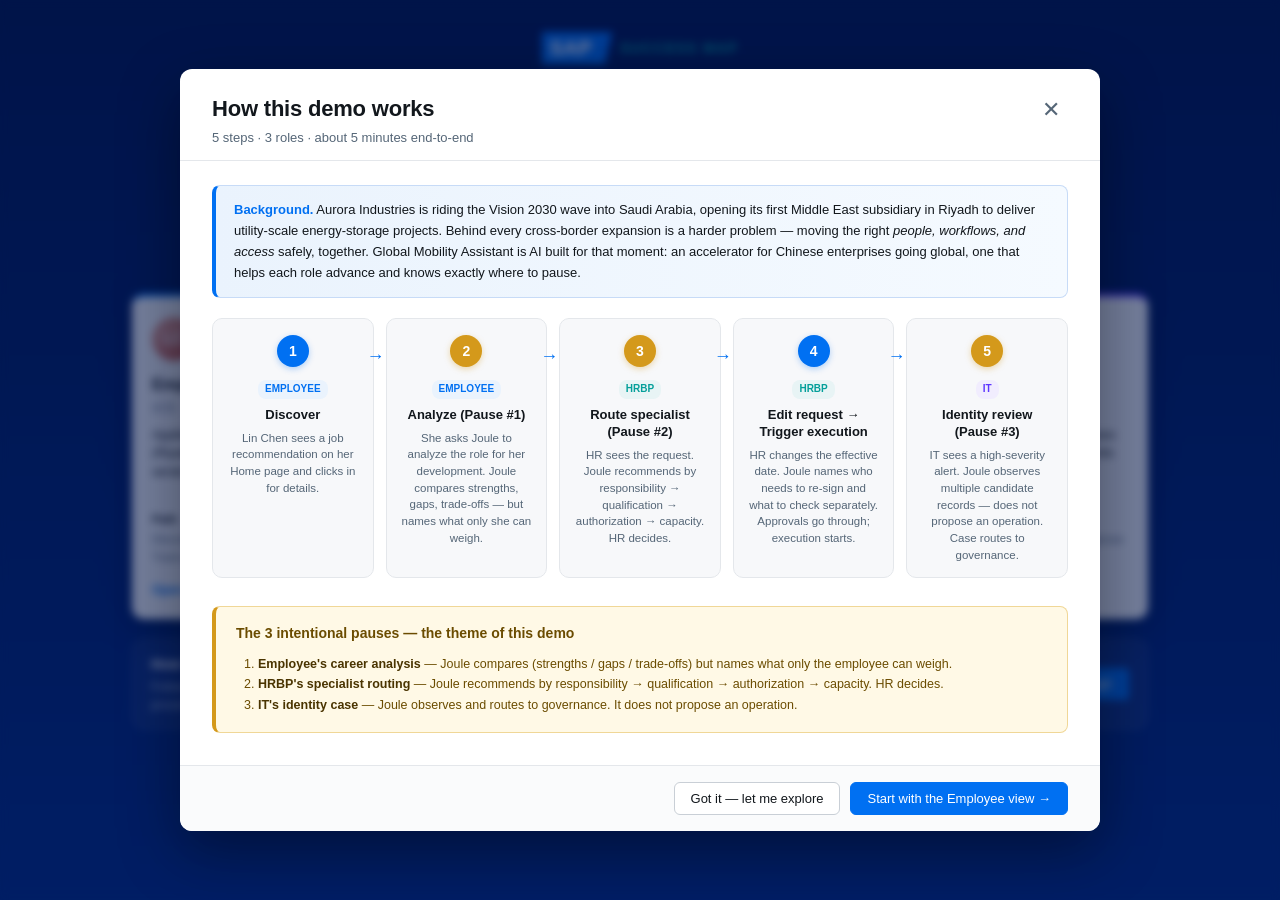
<file: prototype/index.html>
<!DOCTYPE html>
<html lang="en">
<head>
  <meta charset="UTF-8" />
  <meta name="viewport" content="width=device-width, initial-scale=1, viewport-fit=cover" />
  <title>Global Mobility Assistant · Role Selector</title>
  <link rel="stylesheet" href="shared/tokens.css" />
  <link rel="stylesheet" href="shared/shell.css" />
  <link rel="stylesheet" href="shared/guide.css" />
  <style>
    html, body { background: #00144A; }
    body { background: linear-gradient(180deg, #00144A 0%, #002A86 100%); background-attachment: fixed; min-height: 100vh; color: #fff; }
    .landing { max-width: 1080px; margin: 0 auto; padding: 32px 32px 40px; }
    .landing-header { text-align: center; margin-bottom: 24px; }
    .landing-header .logo { display: inline-flex; align-items: center; gap: 8px; margin-bottom: 12px; }
    .landing-header h1 { font-size: 28px; font-weight: 700; margin: 0 0 6px; letter-spacing: -0.4px; }
    .landing-header .subtitle { color: #B4C6DF; font-size: 13.5px; max-width: 720px; margin: 0 auto; line-height: 1.55; }
    .role-grid { display: grid; grid-template-columns: repeat(3, 1fr); gap: 16px; margin-bottom: 20px; }
    .role-card {
      background: #fff; color: var(--text-primary);
      border-radius: 12px; padding: 20px 20px; text-decoration: none;
      box-shadow: 0 10px 32px rgba(0,0,0,0.25);
      transition: transform 0.15s, box-shadow 0.15s;
      display: flex; flex-direction: column;
      border-top: 4px solid var(--sap-blue);
    }
    .role-card:hover { transform: translateY(-4px); box-shadow: 0 14px 42px rgba(0,0,0,0.3); text-decoration: none; }
    .role-card.employee { border-top-color: var(--role-employee); }
    .role-card.hrbp { border-top-color: var(--role-hrbp); }
    .role-card.it { border-top-color: var(--role-it); }
    .role-card .role-avatar {
      width: 44px; height: 44px; border-radius: 50%;
      display: flex; align-items: center; justify-content: center;
      color: #fff; font-weight: 700; font-size: 16px; margin-bottom: 12px;
    }
    .role-card.employee .role-avatar { background: linear-gradient(135deg, #F1B6A7, #C74A3A); }
    .role-card.hrbp .role-avatar     { background: linear-gradient(135deg, #A4E0C0, #049F9A); }
    .role-card.it .role-avatar       { background: linear-gradient(135deg, #B894FF, #5D36FF); }
    .role-card h2 { margin: 0 0 4px; font-size: 16px; }
    .role-card .role-person { color: var(--text-muted); font-size: 12px; margin-bottom: 8px; }
    .role-card .role-desc { color: var(--text-primary); font-size: 12.5px; line-height: 1.5; margin-bottom: 10px; flex: 1; }
    .role-card .steps { font-size: 11.5px; color: var(--text-secondary); line-height: 1.55; margin-bottom: 8px; }
    .role-card .steps b { display: block; color: var(--text-primary); margin-bottom: 3px; }
    .role-card .role-open { margin-top: 6px; color: var(--sap-blue); font-weight: 600; font-size: 12.5px; }
    .landing-footer { text-align: center; margin-top: 20px; color: #7A94BE; font-size: 11px; }

    .landing-how-to {
      background: rgba(255,255,255,0.06);
      border: 1px solid rgba(255,255,255,0.14);
      border-radius: 12px;
      padding: 14px 18px;
      margin-top: 12px;
      color: #E3ECFA;
    }
    .landing-how-to .how-to-header {
      display: flex;
      justify-content: space-between;
      align-items: center;
      gap: 20px;
    }
    .landing-how-to h3 {
      margin: 0 0 4px;
      font-size: 14px;
      color: #fff;
    }
    .landing-how-to p {
      margin: 0;
      font-size: 12px;
      line-height: 1.5;
      color: #B4C6DF;
      max-width: 720px;
    }
    .landing-how-to .btn.primary {
      flex-shrink: 0;
      padding: 8px 16px;
      font-size: 12.5px;
      white-space: nowrap;
    }
    @media (max-width: 768px) {
      .landing-how-to .how-to-header { flex-direction: column; align-items: flex-start; }
    }

    /* ============ Mobile adaptation · < 768px ============ */
    @media (max-width: 768px) {
      .landing { padding: 24px 16px 40px; }
      .landing-header { margin-bottom: 20px; }
      .landing-header h1 { font-size: 22px; }
      .landing-header .subtitle { font-size: 12.5px; padding: 0 8px; }
      .role-grid { grid-template-columns: 1fr; gap: 12px; margin-bottom: 16px; }
      .role-card { padding: 16px 16px; }
      .role-card h2 { font-size: 15px; }
      .role-card .role-avatar { width: 40px; height: 40px; font-size: 14px; margin-bottom: 10px; }
      .role-card .steps { font-size: 11px; }
      .landing-footer { font-size: 10.5px; margin-top: 16px; }
    }
  </style>
</head>
<body>
  <div class="landing">
    <div class="landing-header">
      <div class="logo">
        <span class="brand-logo" style="background:#0070F2;color:#fff;font-weight:800;padding:6px 10px 6px 8px;font-size:20px;clip-path:polygon(0 0,100% 0,90% 100%,0 100%);padding-right:20px;">SAP</span>
        <span style="color:#049F9A; font-size:14px; letter-spacing:1.4px; font-weight:600;">SUCCESS MAP</span>
      </div>
      <h1>Global Mobility Assistant</h1>
      <div class="subtitle">
        Aurora is a Chinese renewable energy company. As the Middle East's clean energy market continues to grow, the company has decided to establish its first regional subsidiary in Riyadh to expand its local presence and support project delivery.
        <br><br>
        A successful market entry takes more than business opportunity. Employee mobility, process coordination, and access provisioning must move forward together. A delay in any one area can affect team readiness and project progress. Global Mobility Assistant helps coordinate these activities while keeping human review at key decision points.
      </div>
    </div>

    <div class="role-grid">
      <a class="role-card employee" href="home.html" target="_blank">
        <div class="role-avatar">LC</div>
        <h2>Employee · 6 steps</h2>
        <div class="role-person">林晨 · Senior Solution Consultant</div>
        <div class="role-desc">
          Applies for a role at Aurora Middle East LLC (Riyadh). Tracks her move, sees personal impact, sends signals to HR.
        </div>
        <div class="steps">
          <b>Path</b>
          Discover → Evaluate → Interview prep → Apply → Track progress → My move
        </div>
        <div class="role-open">Open employee view →</div>
      </a>

      <a class="role-card hrbp" href="hrbp.html" target="_blank">
        <div class="role-avatar">MK</div>
        <h2>HRBP · 6 steps</h2>
        <div class="role-person">Mira Klein · HR Business Partner, Middle East</div>
        <div class="role-desc">
          Manages the move request queue. Routes specialists (with availability awareness), coordinates approvals, keeps sign-offs in sync when key fields change.
        </div>
        <div class="steps">
          <b>Path</b>
          Move requests → Request detail → Impact review → Edit &amp; version → Approvals → Handoff
        </div>
        <div class="role-open">Open HRBP view →</div>
      </a>

      <a class="role-card it" href="it.html" target="_blank">
        <div class="role-avatar">TR</div>
        <h2>IT Admin · 5 steps</h2>
        <div class="role-person">Tom Reeves · Identity & Access</div>
        <div class="role-desc">
          Runs dependency-aware provisioning. Diagnoses IAS conflicts, applies manual resolutions, submits receipts.
        </div>
        <div class="steps">
          <b>Path</b>
          Alert Console → Alert detail → Task queue → Diagnose &amp; resolve → Submit receipt
        </div>
        <div class="role-open">Open IT Admin view →</div>
      </a>
    </div>

    <div class="landing-how-to">
      <div class="how-to-header">
        <div>
          <h3>How this demo works</h3>
          <p>Follow Joule Global Mobility Assistant through an employee relocation from Shanghai to Riyadh. See how the Agent coordinates the process, flags risks, and moves tasks forward, while leaving key decisions and approvals to the right people.</p>
        </div>
        <button class="btn primary" id="learnMoreBtn">See the full walkthrough</button>
      </div>
    </div>

    <div class="landing-footer">
      非 SAP 官方产品 · 学习原型 · 虚构数据与模拟执行<br>
      Not an SAP official product · Learning prototype · Fictional data & simulated execution
    </div>
  </div>

  <script src="shared/guide.js"></script>
  <script>
    // Mount the guide overlay; auto-shows on first visit (once per session)
    const guide = window.GUIDE.mountGuideOverlay();
    document.getElementById("learnMoreBtn").addEventListener("click", () => guide.show());
  </script>
</body>
</html>
</file>
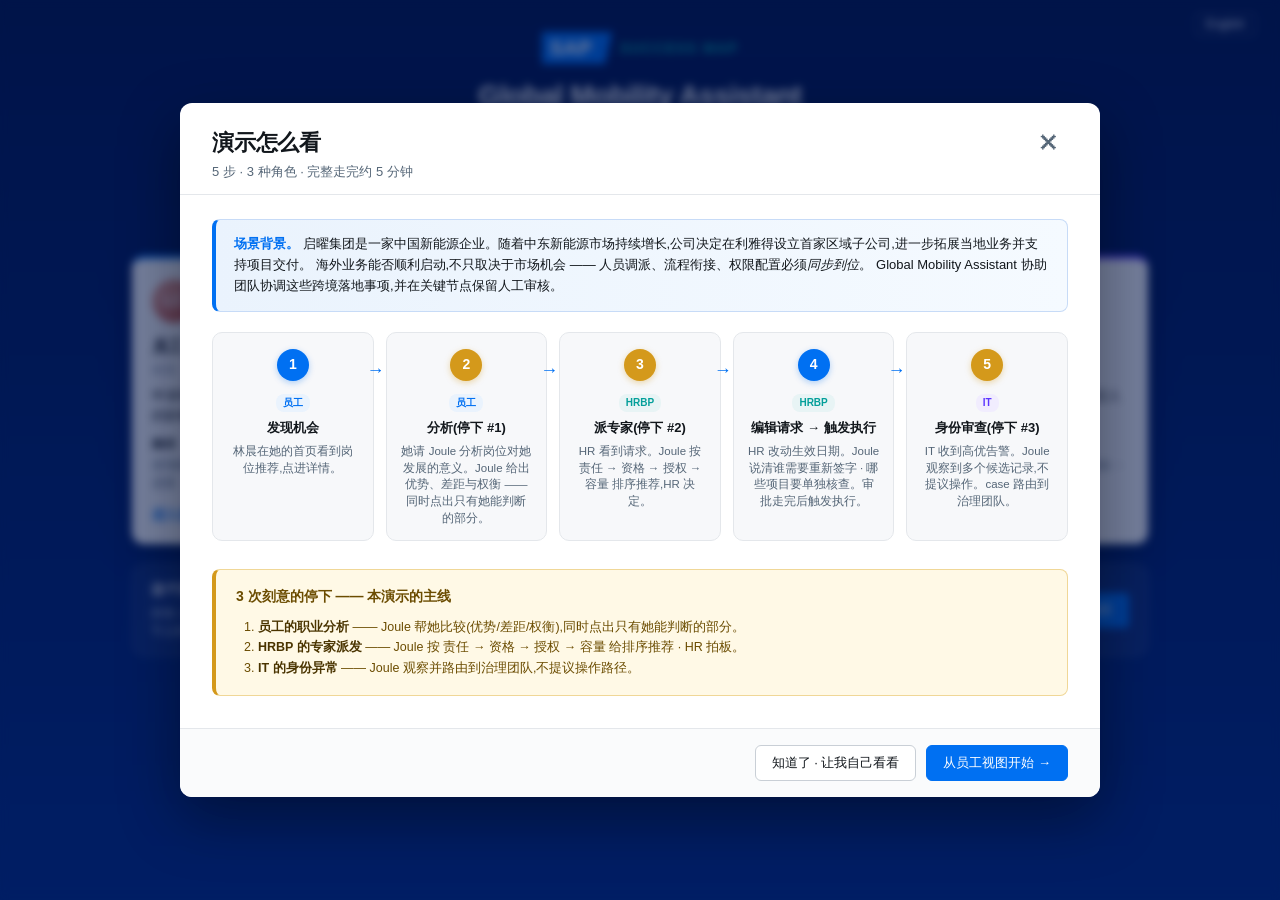
<file: prototype/zh/index.html>
<!DOCTYPE html>
<html lang="zh-CN">
<head>
  <meta charset="UTF-8" />
  <meta name="viewport" content="width=device-width, initial-scale=1, viewport-fit=cover" />
  <title>Global Mobility Assistant · 角色入口</title>
  <link rel="stylesheet" href="../shared/tokens.css" />
  <link rel="stylesheet" href="../shared/shell.css" />
  <link rel="stylesheet" href="../shared/guide.css" />
  <style>
    html, body { background: #00144A; }
    body { background: linear-gradient(180deg, #00144A 0%, #002A86 100%); background-attachment: fixed; min-height: 100vh; color: #fff; }
    .landing { max-width: 1080px; margin: 0 auto; padding: 32px 32px 40px; }
    .landing-header { text-align: center; margin-bottom: 24px; }
    .landing-header .logo { display: inline-flex; align-items: center; gap: 8px; margin-bottom: 12px; }
    .landing-header h1 { font-size: 28px; font-weight: 700; margin: 0 0 6px; letter-spacing: -0.4px; }
    .landing-header .subtitle { color: #B4C6DF; font-size: 13.5px; max-width: 720px; margin: 0 auto; line-height: 1.6; }
    .lang-switch { position: absolute; top: 16px; right: 24px; font-size: 12px; color: #B4C6DF; }
    .lang-switch a { color: #fff; text-decoration: none; padding: 4px 10px; border-radius: 4px; border: 1px solid rgba(255,255,255,0.25); }
    .lang-switch a:hover { background: rgba(255,255,255,0.1); }
    .role-grid { display: grid; grid-template-columns: repeat(3, 1fr); gap: 16px; margin-bottom: 20px; }
    .role-card {
      background: #fff; color: var(--text-primary);
      border-radius: 12px; padding: 20px 20px; text-decoration: none;
      box-shadow: 0 10px 32px rgba(0,0,0,0.25);
      transition: transform 0.15s, box-shadow 0.15s;
      display: flex; flex-direction: column;
      border-top: 4px solid var(--sap-blue);
    }
    .role-card:hover { transform: translateY(-4px); box-shadow: 0 14px 42px rgba(0,0,0,0.3); text-decoration: none; }
    .role-card.employee { border-top-color: var(--role-employee); }
    .role-card.hrbp { border-top-color: var(--role-hrbp); }
    .role-card.it { border-top-color: var(--role-it); }
    .role-card .role-avatar {
      width: 44px; height: 44px; border-radius: 50%;
      display: flex; align-items: center; justify-content: center;
      color: #fff; font-weight: 700; font-size: 16px; margin-bottom: 12px;
    }
    .role-card.employee .role-avatar { background: linear-gradient(135deg, #F1B6A7, #C74A3A); }
    .role-card.hrbp .role-avatar     { background: linear-gradient(135deg, #A4E0C0, #049F9A); }
    .role-card.it .role-avatar       { background: linear-gradient(135deg, #B894FF, #5D36FF); }
    .role-card h2 { margin: 0 0 4px; font-size: 16px; }
    .role-card .role-person { color: var(--text-muted); font-size: 12px; margin-bottom: 8px; }
    .role-card .role-desc { color: var(--text-primary); font-size: 12.5px; line-height: 1.55; margin-bottom: 10px; flex: 1; }
    .role-card .steps { font-size: 11.5px; color: var(--text-secondary); line-height: 1.55; margin-bottom: 8px; }
    .role-card .steps b { display: block; color: var(--text-primary); margin-bottom: 3px; }
    .role-card .role-open { margin-top: 6px; color: var(--sap-blue); font-weight: 600; font-size: 12.5px; }
    .landing-footer { text-align: center; margin-top: 20px; color: #7A94BE; font-size: 11px; line-height: 1.6; }

    .landing-how-to {
      background: rgba(255,255,255,0.06);
      border: 1px solid rgba(255,255,255,0.14);
      border-radius: 12px;
      padding: 14px 18px;
      margin-top: 12px;
      color: #E3ECFA;
    }
    .landing-how-to .how-to-header { display: flex; justify-content: space-between; align-items: center; gap: 20px; }
    .landing-how-to h3 { margin: 0 0 4px; font-size: 14px; color: #fff; }
    .landing-how-to p { margin: 0; font-size: 12px; line-height: 1.55; color: #B4C6DF; max-width: 720px; }
    .landing-how-to .btn.primary { flex-shrink: 0; padding: 8px 16px; font-size: 12.5px; white-space: nowrap; }

    @media (max-width: 768px) {
      .landing { padding: 24px 16px 40px; }
      .landing-header { margin-bottom: 20px; }
      .landing-header h1 { font-size: 22px; }
      .landing-header .subtitle { font-size: 12.5px; padding: 0 8px; }
      .role-grid { grid-template-columns: 1fr; gap: 12px; margin-bottom: 16px; }
      .role-card { padding: 16px 16px; }
      .role-card h2 { font-size: 15px; }
      .role-card .role-avatar { width: 40px; height: 40px; font-size: 14px; margin-bottom: 10px; }
      .role-card .steps { font-size: 11px; }
      .landing-footer { font-size: 10.5px; margin-top: 16px; }
      .landing-how-to .how-to-header { flex-direction: column; align-items: flex-start; }
    }
  </style>
</head>
<body>
  <div class="lang-switch">
    <a href="../index.html">English</a>
  </div>
  <div class="landing">
    <div class="landing-header">
      <div class="logo">
        <span class="brand-logo" style="background:#0070F2;color:#fff;font-weight:800;padding:6px 10px 6px 8px;font-size:20px;clip-path:polygon(0 0,100% 0,90% 100%,0 100%);padding-right:20px;">SAP</span>
        <span style="color:#049F9A; font-size:14px; letter-spacing:1.4px; font-weight:600;">SUCCESS MAP</span>
      </div>
      <h1>Global Mobility Assistant</h1>
      <div class="subtitle">
        启曜集团是一家中国新能源企业。随着中东新能源市场持续增长,公司决定在利雅得设立首家区域子公司,进一步拓展当地业务并支持项目交付。
        <br><br>
        海外业务能否顺利启动,不只取决于市场机会。人员调派、流程衔接和权限配置必须同步到位,任何一个环节滞后,都可能影响团队履职和项目推进。Global Mobility Assistant 协助团队协调这些跨境落地事项,并在关键节点保留人工审核。
      </div>
    </div>

    <div class="role-grid">
      <a class="role-card employee" href="home.html" target="_blank">
        <div class="role-avatar">LC</div>
        <h2>员工 · 6 个步骤</h2>
        <div class="role-person">林晨 · 资深方案顾问</div>
        <div class="role-desc">
          申请利雅得的岗位 · 追踪调动进度 · 看到个人视角的影响 · 也可以给 HR 发信号。
        </div>
        <div class="steps">
          <b>路径</b>
          发现机会 → 评估匹配 → 面试准备 → 提交申请 → 追踪进度 → 我的调动
        </div>
        <div class="role-open">进入员工视图 →</div>
      </a>

      <a class="role-card hrbp" href="hrbp.html" target="_blank">
        <div class="role-avatar">MK</div>
        <h2>HRBP · 6 个步骤</h2>
        <div class="role-person">Mira Klein · 中东区 HR 业务伙伴</div>
        <div class="role-desc">
          管理调动请求队列 · 派发专家审查(带容量感知)· 协调审批 · 关键字段变更时保持签字状态同步。
        </div>
        <div class="steps">
          <b>路径</b>
          调动收件箱 → 请求详情 → 影响审查 → 编辑请求 → 审批流 → 交接
        </div>
        <div class="role-open">进入 HRBP 视图 →</div>
      </a>

      <a class="role-card it" href="it.html" target="_blank">
        <div class="role-avatar">TR</div>
        <h2>IT 管理员 · 5 个步骤</h2>
        <div class="role-person">Tom Reeves · 身份与访问</div>
        <div class="role-desc">
          处理依赖驱动的供应队列 · 诊断身份异常 · 决定人工介入方式 · 把结果回执给 HR。
        </div>
        <div class="steps">
          <b>路径</b>
          告警控制台 → 告警详情 → 任务队列 → 审查与路由 → 记录路由
        </div>
        <div class="role-open">进入 IT 管理员视图 →</div>
      </a>
    </div>

    <div class="landing-how-to">
      <div class="how-to-header">
        <div>
          <h3>这个演示怎么看</h3>
          <p>跟随 Joule Global Mobility Assistant,完成一次从上海到利雅得的跨境员工调派。看 Agent 如何协调流程、提示风险、推动任务,并在关键节点将相关判断与审批交由人员完成。</p>
        </div>
        <button class="btn primary" id="learnMoreBtn">查看完整演示路径</button>
      </div>
    </div>

    <div class="landing-footer">
      非 SAP 官方产品 · 学习原型 · 虚构数据与模拟执行<br>
      Not an SAP official product · Learning prototype · Fictional data & simulated execution
    </div>
  </div>

  <script src="../shared/guide.js"></script>
  <script>
    // 中文版引导浮层内容 override(简化:直接覆盖 GUIDE_STEPS 与文案)
    // 这里我们直接使用英文版的 mountGuideOverlay · 5 步图仍显示英文标题(简短)· 但顶部 Background 由 zh 版本注入
    const guide = window.GUIDE.mountGuideOverlay();
    document.getElementById("learnMoreBtn").addEventListener("click", () => guide.show());

    // 覆盖 Guide 面板文案为中文
    setTimeout(() => {
      const overlay = document.getElementById("guideOverlay");
      if (!overlay) return;
      const h2 = overlay.querySelector(".guide-panel-header h2");
      const sub = overlay.querySelector(".guide-sub");
      const context = overlay.querySelector(".guide-context");
      const pausesTitle = overlay.querySelector(".guide-pauses h3");
      const pausesList = overlay.querySelector(".guide-pauses ol");
      const dismissBtn = overlay.querySelector("#guideDismiss");
      const startBtn = overlay.querySelector("#guideStartEmployee");

      if (h2) h2.textContent = "演示怎么看";
      if (sub) sub.textContent = "5 步 · 3 种角色 · 完整走完约 5 分钟";
      if (context) context.innerHTML = `
        <strong>场景背景。</strong> 启曜集团是一家中国新能源企业。随着中东新能源市场持续增长,公司决定在利雅得设立首家区域子公司,进一步拓展当地业务并支持项目交付。
        海外业务能否顺利启动,不只取决于市场机会 —— 人员调派、流程衔接、权限配置必须<em>同步到位</em>。
        Global Mobility Assistant 协助团队协调这些跨境落地事项,并在关键节点保留人工审核。
      `;
      if (pausesTitle) pausesTitle.textContent = "3 次刻意的停下 —— 本演示的主线";
      if (pausesList) pausesList.innerHTML = `
        <li><strong>员工的职业分析</strong> —— Joule 帮她比较(优势/差距/权衡),同时点出只有她能判断的部分。</li>
        <li><strong>HRBP 的专家派发</strong> —— Joule 按 责任 → 资格 → 授权 → 容量 给排序推荐 · HR 拍板。</li>
        <li><strong>IT 的身份异常</strong> —— Joule 观察并路由到治理团队,不提议操作路径。</li>
      `;
      // 覆盖 5 步图文案
      const steps = overlay.querySelectorAll(".guide-step");
      const zhSteps = [
        { role: "员工",  title: "发现机会",           body: "林晨在她的首页看到岗位推荐,点进详情。" },
        { role: "员工",  title: "分析(停下 #1)",    body: "她请 Joule 分析岗位对她发展的意义。Joule 给出优势、差距与权衡 —— 同时点出只有她能判断的部分。" },
        { role: "HRBP",  title: "派专家(停下 #2)",  body: "HR 看到请求。Joule 按 责任 → 资格 → 授权 → 容量 排序推荐,HR 决定。" },
        { role: "HRBP",  title: "编辑请求 → 触发执行", body: "HR 改动生效日期。Joule 说清谁需要重新签字 · 哪些项目要单独核查。审批走完后触发执行。" },
        { role: "IT",    title: "身份审查(停下 #3)", body: "IT 收到高优告警。Joule 观察到多个候选记录,不提议操作。case 路由到治理团队。" }
      ];
      steps.forEach((el, i) => {
        if (!zhSteps[i]) return;
        const roleEl = el.querySelector(".guide-step-role");
        const titleEl = el.querySelector("h4");
        const bodyEl = el.querySelector("p");
        if (roleEl) roleEl.textContent = zhSteps[i].role;
        if (titleEl) titleEl.textContent = zhSteps[i].title;
        if (bodyEl) bodyEl.textContent = zhSteps[i].body;
      });
      if (dismissBtn) dismissBtn.textContent = "知道了 · 让我自己看看";
      if (startBtn) startBtn.textContent = "从员工视图开始 →";
      if (startBtn) {
        // 保证跳转到中文版 home
        startBtn.addEventListener("click", (e) => {
          setTimeout(() => { if (location.pathname.includes("/zh/")) location.href = "home.html"; }, 100);
        }, true);
      }
    }, 50);
  </script>
</body>
</html>
</file>
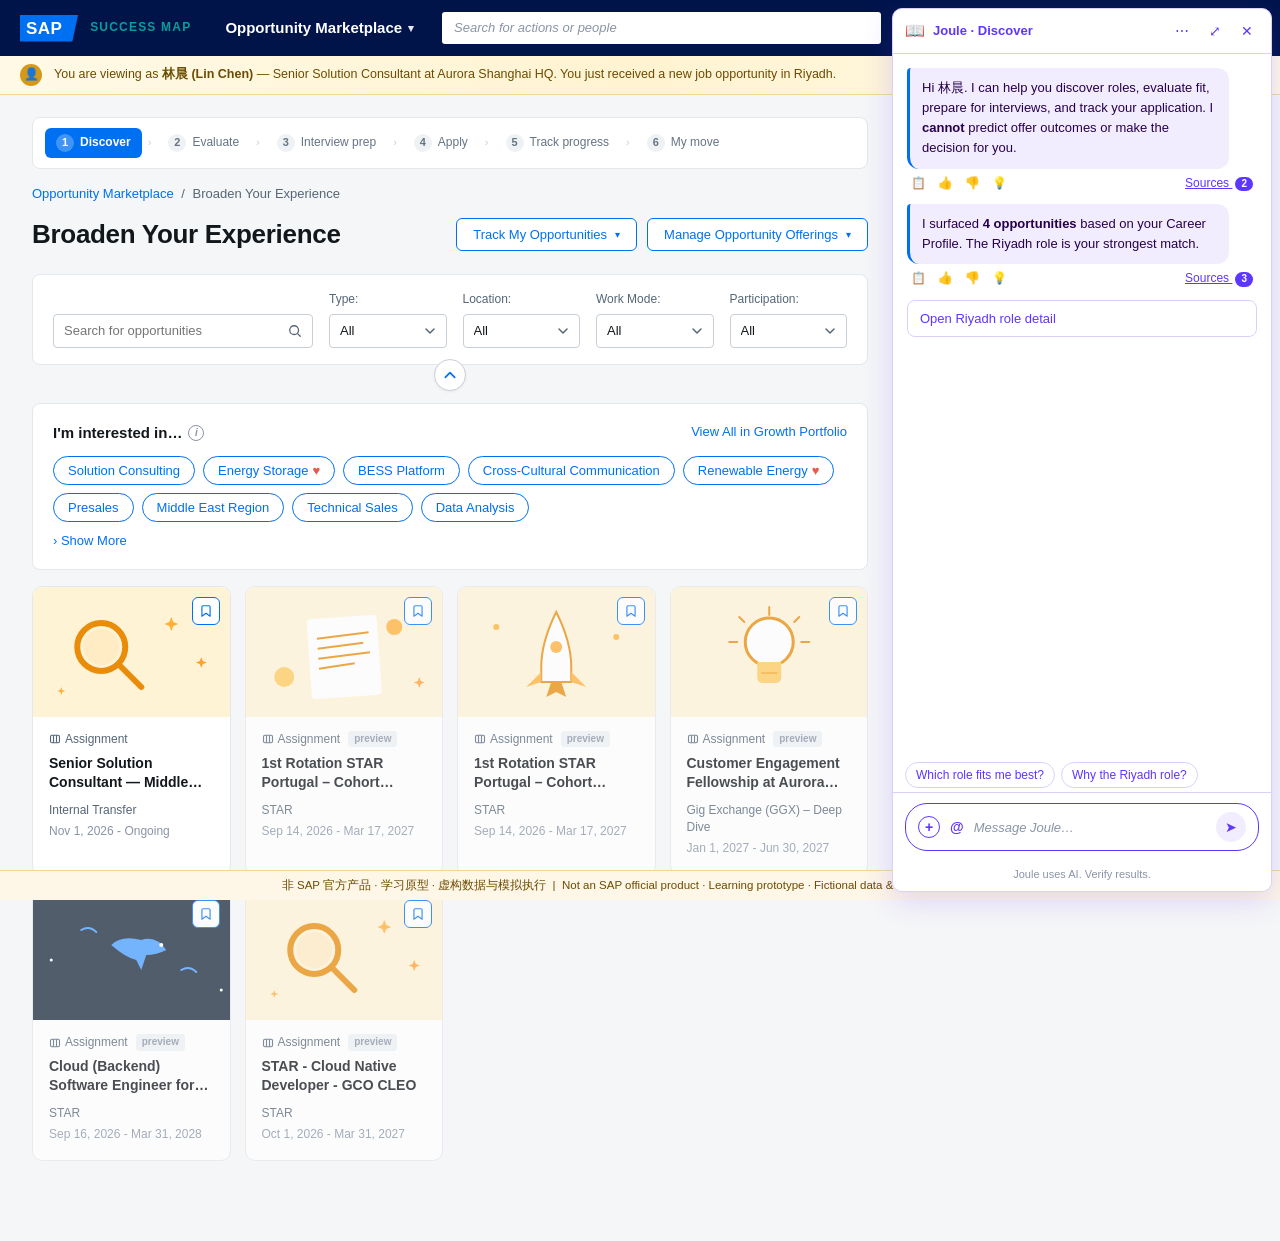
<file: prototype/employee.html>
<!DOCTYPE html>
<html lang="en">
<head>
  <meta charset="UTF-8" />
  <meta name="viewport" content="width=device-width, initial-scale=1, viewport-fit=cover" />
  <title>Career Opportunities · Global Mobility Assistant</title>
  <link rel="stylesheet" href="shared/tokens.css" />
  <link rel="stylesheet" href="shared/shell.css" />
  <link rel="stylesheet" href="shared/joule.css" />
  <link rel="stylesheet" href="shared/guide.css" />
  <style>
    /* --------- Journey nav --------- */
    .journey-nav {
      display: flex; flex-wrap: wrap; gap: 2px 4px; padding: 10px 12px;
      background: #fff; border: 1px solid var(--border-soft);
      border-radius: 8px; margin-bottom: 16px;
      align-items: center;
    }
    .journey-nav .step {
      padding: 5px 10px; border-radius: 6px;
      font-size: 12px; color: var(--text-secondary);
      cursor: pointer; white-space: nowrap;
      border: 1px solid transparent;
      display: inline-flex; align-items: center; gap: 6px;
      user-select: none;
      transition: background 0.12s, color 0.12s;
    }
    .journey-nav .step:hover { background: #EAF3FD; color: var(--sap-blue); }
    .journey-nav .step:active { transform: scale(0.98); }
    .journey-nav .step.active { background: var(--sap-blue); color: #fff; font-weight: 600; }
    .journey-nav .step.done { color: var(--status-green); }
    .journey-nav .step.pending { opacity: 0.9; }
    .journey-nav .step.pending:hover { opacity: 1; background: #EAF3FD; color: var(--sap-blue); }
    .journey-nav .step .n {
      width: 18px; height: 18px; border-radius: 50%;
      background: #EEF1F4; display: flex; align-items: center; justify-content: center;
      font-size: 11px; font-weight: 700; color: var(--text-secondary);
      flex-shrink: 0;
    }
    .journey-nav .step.active .n { background: rgba(255,255,255,0.25); color: #fff; }
    .journey-nav .step.done .n { background: var(--status-green); color: #fff; }
    .journey-nav .sep { color: var(--border-mid); align-self: center; padding: 0 2px; font-size: 11px; }

    /* --------- Opportunity cards --------- */
    .opp-grid { display: grid; grid-template-columns: repeat(2, 1fr); gap: 14px; }
    .opp-card {
      background: #fff; border: 1px solid var(--border-soft);
      border-radius: 8px; padding: 18px; cursor: pointer;
      transition: box-shadow 0.15s, border-color 0.15s;
      display: flex; flex-direction: column;
    }
    .opp-card:hover { border-color: var(--sap-blue); box-shadow: 0 4px 12px rgba(0,112,242,0.1); }
    .opp-card.readonly { cursor: default; opacity: 0.7; }
    .opp-card.readonly:hover { border-color: var(--border-soft); box-shadow: var(--shadow-card); }
    .opp-card.highlighted { border-left: 4px solid var(--sap-blue); background: linear-gradient(90deg,#F0F7FF 0,#fff 40%); }
    .preview-tag { display: inline-block; background: #EEF1F4; color: var(--text-muted); padding: 1px 6px; border-radius: 3px; font-size: 10px; font-weight: 600; margin-left: 6px; letter-spacing: 0.2px; vertical-align: middle; }
    .opp-card .opp-title { font-weight: 600; font-size: 15px; margin-bottom: 4px; }
    .opp-card .opp-meta { color: var(--text-secondary); font-size: 12px; margin-bottom: 10px; }
    .opp-card .opp-summary { color: var(--text-primary); font-size: 13px; flex: 1; margin-bottom: 12px; line-height: 1.5; }
    .opp-card .opp-footer { display: flex; align-items: center; gap: 8px; }
    .opp-card .match { font-size: 11px; padding: 2px 8px; border-radius: 10px; font-weight: 600; }
    .opp-card .match.green  { background: var(--status-green-bg); color: var(--status-green); }
    .opp-card .match.yellow { background: var(--status-yellow-bg); color: var(--status-yellow); }
    .opp-card .match.grey   { background: var(--status-grey-bg); color: var(--status-grey); }
    .breadcrumb {
      color: var(--text-secondary); font-size: 12px; margin-bottom: 12px;
    }
    .breadcrumb a { color: var(--sap-blue); cursor: pointer; }
    .breadcrumb a:hover { text-decoration: underline; }

    /* Tracker */
    .tracker {
      padding: 4px 0;
    }
    .tracker .stage {
      display: flex; align-items: center; gap: 12px;
      padding: 10px 0; border-bottom: 1px dashed var(--border-soft);
    }
    .tracker .stage:last-child { border-bottom: none; }
    .tracker .stage .dot {
      width: 24px; height: 24px; border-radius: 50%;
      background: #EEF1F4; color: var(--text-secondary);
      display: flex; align-items: center; justify-content: center;
      font-weight: 700; font-size: 11px; flex-shrink: 0;
    }
    .tracker .stage.done .dot { background: var(--status-green); color: #fff; }
    .tracker .stage.active .dot { background: var(--sap-blue); color: #fff; box-shadow: 0 0 0 4px rgba(0,112,242,0.15); }
    .tracker .stage .info { flex: 1; }
    .tracker .stage .info .label { font-weight: 600; font-size: 13px; }
    .tracker .stage .info .date { color: var(--text-muted); font-size: 11px; margin-top: 2px; }

    .signal-form {
      background: #F7F8FA; border: 1px solid var(--border-soft);
      border-radius: 8px; padding: 14px 16px; margin-top: 14px;
    }

    /* ============ Assignment Detail (SF Opportunity Marketplace style) ============ */
    .assignment-detail {
      background: transparent;
    }
    .ad-breadcrumb {
      color: var(--sap-blue);
      font-size: 13px;
      margin-bottom: 18px;
    }
    .ad-breadcrumb a {
      color: var(--sap-blue);
      cursor: pointer;
      text-decoration: none;
    }
    .ad-breadcrumb a:hover { text-decoration: underline; }
    .ad-breadcrumb .sep { color: var(--text-secondary); margin: 0 4px; }
    .ad-breadcrumb .current { color: var(--text-secondary); }

    .ad-header {
      display: flex;
      gap: 16px;
      align-items: flex-start;
      margin-bottom: 18px;
    }
    .ad-header .ad-icon {
      width: 72px; height: 72px;
      background: linear-gradient(135deg, #FFF3D6 0%, #F5E6C9 100%);
      border-radius: 10px;
      flex-shrink: 0;
      position: relative;
      overflow: hidden;
    }
    .ad-header .ad-icon svg { width: 100%; height: 100%; display: block; }
    .ad-header .ad-title-area { flex: 1; }
    .ad-header h1 {
      font-size: 26px;
      font-weight: 700;
      color: var(--text-primary);
      margin: 0 0 8px;
      letter-spacing: -0.3px;
      display: inline;
    }
    .ad-header .ad-badges {
      display: inline-flex;
      gap: 8px;
      margin-left: 12px;
      vertical-align: middle;
    }
    .ad-badge {
      display: inline-block;
      padding: 3px 10px;
      border-radius: 4px;
      font-size: 12px;
      font-weight: 600;
    }
    .ad-badge.ongoing {
      background: #DDF3E1;
      color: #256F3A;
    }
    .ad-badge.hiring-closed {
      background: #fff;
      color: var(--text-secondary);
      border: 1px solid #C9CFD6;
    }
    .ad-period {
      color: var(--text-secondary);
      font-size: 13px;
      margin-top: 6px;
    }
    .ad-header-actions {
      display: flex;
      gap: 8px;
      align-items: center;
    }
    .ad-icon-btn {
      width: 36px; height: 36px;
      border: 1px solid #C9CFD6;
      border-radius: 6px;
      background: #fff;
      color: var(--sap-blue);
      cursor: pointer;
      display: flex; align-items: center; justify-content: center;
    }
    .ad-icon-btn:hover { background: #EAF3FD; }
    .ad-icon-btn svg { width: 16px; height: 16px; }

    .ad-tabs {
      display: flex;
      gap: 24px;
      border-bottom: 1px solid #E4E7EB;
      margin-bottom: 20px;
    }
    .ad-tab {
      padding: 10px 4px;
      font-size: 14px;
      color: var(--text-secondary);
      cursor: pointer;
      border-bottom: 2px solid transparent;
    }
    .ad-tab.active {
      color: var(--sap-blue);
      font-weight: 600;
      border-bottom-color: var(--sap-blue);
    }

    .ad-body {
      display: grid;
      grid-template-columns: 1fr 320px;
      gap: 16px;
    }
    .ad-main-col > .card,
    .ad-side-col > .card {
      background: #fff;
      border: 1px solid #E4E7EB;
      border-radius: 8px;
      padding: 22px 24px;
      margin-bottom: 16px;
      box-shadow: none;
    }
    .ad-section-title {
      font-size: 16px;
      font-weight: 700;
      color: var(--text-primary);
      margin: 0 0 14px;
    }
    .ad-section-title.mt {
      margin-top: 22px;
    }
    .ad-desc-label {
      font-weight: 600;
      color: var(--text-primary);
      font-size: 13px;
      margin-bottom: 6px;
    }
    .ad-desc-body {
      font-size: 13px;
      color: var(--text-primary);
      line-height: 1.6;
    }
    .ad-desc-body strong { font-weight: 700; }
    .ad-show-more {
      color: var(--sap-blue);
      cursor: pointer;
      font-size: 13px;
      margin-top: 10px;
      display: inline-block;
      font-weight: 500;
    }
    .ad-show-more:hover { text-decoration: underline; }
    .ad-show-more::before { content: "› "; }
    .ad-show-more.open::before { content: "⌄ "; }

    .ad-meta-grid {
      display: grid;
      grid-template-columns: repeat(4, 1fr);
      gap: 20px;
      margin-top: 20px;
      padding-top: 20px;
      border-top: 1px solid #F0F2F5;
    }
    .ad-meta-item .ad-meta-label {
      font-size: 12px;
      color: var(--text-secondary);
      margin-bottom: 4px;
      display: flex;
      align-items: center;
      gap: 4px;
    }
    .ad-meta-item .ad-meta-label .q {
      width: 14px; height: 14px;
      border: 1px solid var(--text-muted);
      color: var(--text-muted);
      border-radius: 50%;
      display: inline-flex;
      align-items: center;
      justify-content: center;
      font-size: 9px;
      cursor: help;
    }
    .ad-meta-item .ad-meta-value {
      font-size: 13px;
      color: var(--text-primary);
      font-weight: 500;
    }

    /* Attributes cards with skill progress bars */
    .ad-attributes-header {
      font-size: 13px;
      color: var(--text-secondary);
      margin-bottom: 12px;
    }
    .ad-attributes-header strong {
      color: var(--text-primary);
    }
    .ad-attr-grid {
      display: grid;
      grid-template-columns: repeat(3, 1fr);
      gap: 12px;
    }
    .ad-attr-card {
      background: #fff;
      border: 1px solid #E4E7EB;
      border-radius: 8px;
      padding: 16px 18px;
      position: relative;
    }
    .ad-attr-card .ad-attr-heart {
      position: absolute;
      top: 14px;
      right: 14px;
      cursor: pointer;
      color: #E4E7EB;
      font-size: 18px;
    }
    .ad-attr-card .ad-attr-heart.filled {
      color: #E85A4B;
    }
    .ad-attr-card .ad-attr-title {
      font-size: 14px;
      font-weight: 700;
      color: var(--text-primary);
      margin-bottom: 4px;
      padding-right: 26px;
    }
    .ad-attr-card .ad-attr-type {
      font-size: 12px;
      color: var(--text-secondary);
      margin-bottom: 16px;
    }
    .ad-attr-card .ad-attr-current {
      font-size: 12px;
      color: var(--text-secondary);
      margin-bottom: 6px;
    }
    .ad-attr-card .ad-attr-current strong {
      color: var(--text-primary);
      font-weight: 600;
    }
    /* Skill progress bar with markers */
    .ad-skill-bar {
      position: relative;
      height: 6px;
      background: #E4E7EB;
      border-radius: 3px;
      margin: 20px 0 6px;
    }
    .ad-skill-bar .ad-skill-fill {
      position: absolute;
      left: 0; top: 0; bottom: 0;
      background: linear-gradient(90deg, var(--sap-blue) 0%, #1B90FF 100%);
      border-radius: 3px;
    }
    .ad-skill-bar .ad-skill-marker {
      position: absolute;
      top: -2px;
      width: 10px; height: 10px;
      background: var(--sap-blue);
      border-radius: 50%;
      transform: translateX(-50%);
    }
    .ad-skill-bar .ad-skill-marker.expected {
      top: 8px;
      width: 0; height: 0;
      background: transparent;
      border-left: 5px solid transparent;
      border-right: 5px solid transparent;
      border-bottom: 8px solid #36A41D;
      transform: translateX(-50%);
    }
    .ad-skill-tick {
      position: absolute;
      top: 1px;
      width: 1px;
      height: 4px;
      background: #8A94A6;
    }
    .ad-expected-label {
      font-size: 11px;
      color: var(--text-secondary);
      margin-top: 8px;
    }
    .ad-expected-label strong {
      color: var(--text-primary);
      font-weight: 600;
    }

    /* Side column · Assignment Owner + Co-Owners */
    .ad-side-col .card { padding: 20px 22px; }
    .ad-side-title {
      font-size: 15px;
      font-weight: 700;
      color: var(--text-primary);
      margin: 0 0 14px;
    }
    .ad-owner-row {
      display: flex;
      align-items: center;
      gap: 10px;
      padding: 8px 0;
    }
    .ad-owner-avatar {
      width: 36px; height: 36px;
      border-radius: 50%;
      display: flex;
      align-items: center;
      justify-content: center;
      color: #fff;
      font-weight: 600;
      font-size: 13px;
      flex-shrink: 0;
    }
    .ad-owner-name {
      flex: 1;
      font-size: 13px;
      color: var(--text-primary);
      font-weight: 500;
    }
    .ad-owner-card-icon {
      color: var(--sap-blue);
      cursor: pointer;
      opacity: 0.6;
      font-size: 15px;
    }
    .ad-owner-card-icon:hover { opacity: 1; }
    .ad-owner-email {
      padding: 8px 0 4px;
      font-size: 13px;
      color: var(--text-secondary);
      border-top: 1px solid #F0F2F5;
      margin-top: 8px;
    }
    .ad-owner-email strong {
      color: var(--sap-blue);
    }
    .ad-coowners-header {
      font-size: 14px;
      font-weight: 700;
      color: var(--text-primary);
      margin: 18px 0 8px;
    }

    /* Sticky apply bar for Detail page */
    .ad-apply-bar {
      position: fixed;
      bottom: 24px;
      left: 50%;
      transform: translateX(-50%);
      background: #fff;
      border: 1px solid #E4E7EB;
      border-radius: 24px;
      padding: 8px 8px 8px 20px;
      display: flex;
      align-items: center;
      gap: 14px;
      box-shadow: 0 4px 16px rgba(0,20,74,0.12);
      z-index: 30;
      font-size: 13px;
      color: var(--text-primary);
    }
    .ad-apply-bar .apply-btn {
      background: var(--sap-blue);
      color: #fff;
      border: none;
      padding: 8px 20px;
      border-radius: 18px;
      font-size: 13px;
      font-weight: 600;
      cursor: pointer;
      font-family: inherit;
    }
    .ad-apply-bar .apply-btn:hover { background: var(--sap-blue-hover); }
    .ad-apply-bar .prep-btn {
      background: transparent;
      color: var(--sap-blue);
      border: none;
      padding: 8px 12px;
      font-size: 13px;
      font-weight: 500;
      cursor: pointer;
      font-family: inherit;
    }
    .ad-apply-bar .prep-btn:hover { text-decoration: underline; }

    /* ============ Broaden Your Experience (SF listing page) ============ */
    .bye-breadcrumb {
      color: var(--sap-blue);
      font-size: 13px;
      margin-bottom: 12px;
    }
    .bye-breadcrumb a { color: var(--sap-blue); cursor: pointer; text-decoration: none; }
    .bye-breadcrumb a:hover { text-decoration: underline; }
    .bye-breadcrumb .sep { color: var(--text-secondary); margin: 0 4px; }
    .bye-breadcrumb .current { color: var(--text-secondary); }

    .bye-header {
      display: flex;
      justify-content: space-between;
      align-items: center;
      margin-bottom: 20px;
    }
    .bye-title {
      font-size: 26px;
      font-weight: 700;
      color: var(--text-primary);
      margin: 0;
      letter-spacing: -0.3px;
    }
    .bye-header-actions {
      display: flex;
      gap: 10px;
    }
    .bye-dropdown-btn {
      background: #fff;
      color: var(--sap-blue);
      border: 1px solid var(--sap-blue);
      border-radius: 6px;
      padding: 8px 16px;
      font-size: 13px;
      font-weight: 500;
      cursor: pointer;
      font-family: inherit;
      display: inline-flex;
      align-items: center;
      gap: 6px;
    }
    .bye-dropdown-btn:hover { background: #EAF3FD; }
    .bye-dropdown-btn .caret { font-size: 10px; margin-left: 2px; }

    .bye-filters {
      background: #fff;
      border: 1px solid #E4E7EB;
      border-radius: 8px;
      padding: 16px 20px;
      margin-bottom: 8px;
      display: grid;
      grid-template-columns: 260px repeat(4, 1fr);
      gap: 16px;
      align-items: end;
    }
    .bye-filter-item .filter-label {
      font-size: 12px;
      color: var(--text-secondary);
      margin-bottom: 6px;
    }
    .bye-filter-item .filter-input,
    .bye-filter-item .filter-select {
      width: 100%;
      height: 34px;
      border: 1px solid #C9CFD6;
      border-radius: 4px;
      padding: 0 32px 0 10px;
      background: #fff;
      font-family: inherit;
      font-size: 13px;
      color: var(--text-primary);
      appearance: none;
      -webkit-appearance: none;
      background-image: url("data:image/svg+xml,%3Csvg xmlns='http://www.w3.org/2000/svg' viewBox='0 0 12 12'%3E%3Cpath d='M2 4l4 4 4-4' stroke='%23556677' stroke-width='1.5' fill='none' stroke-linecap='round' stroke-linejoin='round'/%3E%3C/svg%3E");
      background-repeat: no-repeat;
      background-position: right 10px center;
      background-size: 12px;
    }
    .bye-filter-item.search .filter-input {
      background-image: url("data:image/svg+xml,%3Csvg xmlns='http://www.w3.org/2000/svg' viewBox='0 0 16 16'%3E%3Ccircle cx='7' cy='7' r='5' stroke='%23556677' stroke-width='1.5' fill='none'/%3E%3Cline x1='11' y1='11' x2='14' y2='14' stroke='%23556677' stroke-width='1.5' stroke-linecap='round'/%3E%3C/svg%3E");
      background-position: right 10px center;
      background-size: 14px;
      background-repeat: no-repeat;
    }
    .bye-filter-toggle {
      display: flex;
      justify-content: center;
      margin: -14px 0 12px;
      position: relative;
      z-index: 2;
    }
    .bye-filter-toggle .bye-toggle-btn {
      width: 32px; height: 32px;
      background: #fff;
      border: 1px solid #C9CFD6;
      border-radius: 50%;
      display: flex;
      align-items: center;
      justify-content: center;
      cursor: pointer;
      color: var(--sap-blue);
      box-shadow: 0 1px 3px rgba(0,20,74,0.06);
    }
    .bye-filter-toggle .bye-toggle-btn:hover { background: #EAF3FD; }

    /* Interested-in chips row */
    .bye-interested {
      background: #fff;
      border: 1px solid #E4E7EB;
      border-radius: 8px;
      padding: 18px 20px;
      margin-bottom: 16px;
    }
    .bye-interested-header {
      display: flex;
      justify-content: space-between;
      align-items: center;
      margin-bottom: 12px;
    }
    .bye-interested-title {
      font-size: 15px;
      font-weight: 700;
      color: var(--text-primary);
      display: flex;
      align-items: center;
      gap: 6px;
    }
    .bye-interested-title .info-i {
      width: 16px; height: 16px;
      border: 1px solid var(--text-muted);
      color: var(--text-muted);
      border-radius: 50%;
      display: inline-flex;
      align-items: center;
      justify-content: center;
      font-size: 10px;
      font-style: italic;
    }
    .bye-view-all {
      color: var(--sap-blue);
      font-size: 13px;
      font-weight: 500;
      cursor: pointer;
      text-decoration: none;
    }
    .bye-view-all:hover { text-decoration: underline; }
    .bye-chips {
      display: flex;
      flex-wrap: wrap;
      gap: 8px;
    }
    .bye-chip {
      background: #fff;
      color: var(--sap-blue);
      border: 1px solid var(--sap-blue);
      border-radius: 20px;
      padding: 6px 14px;
      font-size: 13px;
      cursor: pointer;
      display: inline-flex;
      align-items: center;
      gap: 4px;
      font-family: inherit;
    }
    .bye-chip:hover { background: #EAF3FD; }
    .bye-chip .heart { color: #E85A4B; }
    .bye-show-more {
      color: var(--sap-blue);
      font-size: 13px;
      font-weight: 500;
      cursor: pointer;
      margin-top: 10px;
      display: inline-block;
    }
    .bye-show-more::before { content: "› "; }
    .bye-show-more:hover { text-decoration: underline; }

    /* Opportunity card grid */
    .bye-grid {
      display: grid;
      grid-template-columns: repeat(5, 1fr);
      gap: 14px;
    }
    @media (max-width: 1280px) { .bye-grid { grid-template-columns: repeat(4, 1fr); } }
    @media (max-width: 1024px) { .bye-grid { grid-template-columns: repeat(3, 1fr); } }
    @media (max-width: 720px)  { .bye-grid { grid-template-columns: repeat(2, 1fr); } }
    .bye-card {
      background: #fff;
      border: 1px solid #E4E7EB;
      border-radius: 10px;
      overflow: hidden;
      cursor: pointer;
      transition: transform 0.15s, box-shadow 0.15s;
      display: flex;
      flex-direction: column;
      position: relative;
    }
    .bye-card:hover { transform: translateY(-3px); box-shadow: 0 6px 16px rgba(0,20,74,0.1); }
    .bye-card.readonly { cursor: default; opacity: 0.75; }
    .bye-card.readonly:hover { transform: none; box-shadow: none; }
    .bye-card-media {
      height: 130px;
      position: relative;
      overflow: hidden;
    }
    .bye-card-media svg { width: 100%; height: 100%; display: block; }
    .bye-card-bookmark {
      position: absolute;
      top: 10px;
      right: 10px;
      width: 28px; height: 28px;
      background: #fff;
      border: 1px solid var(--sap-blue);
      border-radius: 6px;
      display: flex;
      align-items: center;
      justify-content: center;
      color: var(--sap-blue);
      cursor: pointer;
      z-index: 2;
    }
    .bye-card-bookmark svg { width: 14px; height: 14px; }
    .bye-card-body {
      padding: 14px 16px 16px;
      flex: 1;
      display: flex;
      flex-direction: column;
    }
    .bye-card-tag {
      color: var(--text-secondary);
      font-size: 12px;
      display: inline-flex;
      align-items: center;
      gap: 4px;
      margin-bottom: 6px;
    }
    .bye-card-tag svg { width: 12px; height: 12px; }
    .bye-card-title {
      font-size: 14px;
      font-weight: 700;
      color: var(--text-primary);
      line-height: 1.35;
      margin-bottom: 10px;
      display: -webkit-box;
      -webkit-line-clamp: 2;
      -webkit-box-orient: vertical;
      overflow: hidden;
    }
    .bye-card-type {
      font-size: 12px;
      color: var(--text-secondary);
      margin-bottom: 4px;
    }
    .bye-card-date {
      font-size: 12px;
      color: var(--text-muted);
    }
    .bye-preview-tag {
      display: inline-block;
      background: #EEF1F4;
      color: var(--text-muted);
      padding: 1px 6px;
      border-radius: 3px;
      font-size: 10px;
      font-weight: 600;
      margin-left: 4px;
    }
    .signal-form textarea {
      width: 100%; min-height: 60px; padding: 8px 10px;
      border: 1px solid var(--border-mid); border-radius: 4px;
      font-family: inherit; font-size: 13px; resize: vertical;
    }
    .signal-form .signal-preview {
      background: #fff; border: 1px dashed var(--joule-purple-border);
      padding: 8px 10px; border-radius: 4px; margin-top: 10px;
      font-size: 12px; color: var(--joule-purple-dark);
    }

    /* ============ Mobile adaptation · < 768px ============ */
    @media (max-width: 768px) {
      /* Journey nav — smaller pills, wrap tightly */
      .journey-nav { padding: 8px 10px; gap: 4px 4px; }
      .journey-nav .step { padding: 4px 8px; font-size: 11px; }
      .journey-nav .step .n { width: 16px; height: 16px; font-size: 10px; }
      .journey-nav .sep { display: none; }

      /* Assignment Detail — collapse to single column */
      .assignment-detail { max-width: 100%; overflow-x: hidden; }
      .assignment-detail * { max-width: 100%; box-sizing: border-box; }
      .ad-body { grid-template-columns: 1fr; gap: 12px; min-width: 0; }
      .ad-main-col, .ad-side-col { min-width: 0; max-width: 100%; }
      .ad-side-col { order: 2; }
      .ad-header { flex-wrap: wrap; gap: 12px; }
      .ad-header .ad-icon { width: 56px; height: 56px; }
      .ad-header .ad-title-area { flex: 1 1 100%; min-width: 0; }
      .ad-header h1 { font-size: 20px; display: block; margin-bottom: 6px; word-break: break-word; }
      .ad-header .ad-badges { margin-left: 0; margin-top: 4px; display: flex; flex-wrap: wrap; }
      .ad-header-actions { width: 100%; justify-content: flex-end; }
      .ad-period { font-size: 12px; }
      .ad-tabs { overflow-x: auto; -webkit-overflow-scrolling: touch; }
      .ad-main-col > .card, .ad-side-col > .card { padding: 16px 16px; }
      .ad-desc-body, .ad-attributes-header { word-break: break-word; overflow-wrap: anywhere; }
      .ad-owner-email { word-break: break-all; }
      .ad-meta-grid { grid-template-columns: repeat(2, 1fr); gap: 14px; }
      .ad-attr-grid { grid-template-columns: 1fr; }
      .ad-attr-card { min-width: 0; }
      .ad-breadcrumb { font-size: 12px; overflow-x: auto; white-space: nowrap; -webkit-overflow-scrolling: touch; }

      /* Apply Bar — pin to bottom edge, full width */
      .ad-apply-bar {
        left: 12px; right: 12px; transform: none;
        bottom: 40px;   /* above global-footer */
        border-radius: 12px;
        padding: 8px 12px;
        flex-wrap: wrap;
        gap: 8px;
        font-size: 12px;
      }
      .ad-apply-bar > span { flex-basis: 100%; text-align: center; }
      .ad-apply-bar .apply-btn, .ad-apply-bar .prep-btn { flex: 1; text-align: center; padding: 8px 10px; font-size: 12px; }

      /* Broaden Your Experience — mobile listing */
      .bye-header { flex-direction: column; align-items: flex-start; gap: 10px; }
      .bye-title { font-size: 20px; }
      .bye-header-actions { flex-wrap: wrap; width: 100%; }
      .bye-header-actions .bye-dropdown-btn { flex: 1; padding: 7px 12px; font-size: 12px; }
      .bye-filters {
        grid-template-columns: 1fr;
        gap: 10px;
        padding: 14px;
      }
      .bye-filters .bye-filter-item.search { grid-column: 1; }
      .bye-filter-toggle { margin: -10px 0 10px; }
      .bye-interested { padding: 14px 16px; }
      .bye-chips { gap: 6px; }
      .bye-chip { padding: 5px 10px; font-size: 12px; }
      .bye-grid { grid-template-columns: 1fr; gap: 12px; }
      .bye-card-media { height: 120px; }

      /* Opportunity cards on browse (legacy .opp-card) */
      .opp-grid { grid-template-columns: 1fr; }

      /* Tracker — visible on mobile too */
      .tracker .stage .info .label { font-size: 12.5px; }
      .tracker .stage .info .date { font-size: 10.5px; }

      /* Signal form (extension hook, hidden in demo) */
      .signal-form { padding: 12px; }

      /* Compressed body padding under sticky bars */
      body { padding-bottom: 60px; }
    }
  </style>
</head>
<body class="role-employee">
  <div id="topbarSlot"></div>

  <div class="app-shell">
    <main class="main-area joule-open" id="mainArea">

      <div class="journey-nav" id="journeyNav"></div>

      <div id="viewContainer"></div>

    </main>
  </div>

  <div id="jouleSlot"></div>

  <div class="global-footer">
    非 SAP 官方产品 · 学习原型 · 虚构数据与模拟执行 &nbsp;|&nbsp; Not an SAP official product · Learning prototype · Fictional data & simulated execution
  </div>

  <script src="shared/state.js"></script>
  <script src="shared/topbar.js"></script>
  <script src="shared/joule.js"></script>
  <script src="shared/guide.js"></script>
  <script src="data/employee-data.js"></script>
  <script>
  const D = window.EMPLOYEE_DATA;
  document.getElementById("topbarSlot").innerHTML = window.TOPBAR.renderTopbar("employee");
  document.getElementById("jouleSlot").innerHTML = window.JOULE.jouleHTML("employee", "Joule · Career");

  // Mount guidance layers
  window.GUIDE.injectGuideButton();
  window.GUIDE.mountGuideOverlay({ suppressAutoShow: true });
  window.GUIDE.mountRoleRibbon("employee");

  // Show step-appropriate hints as the user navigates
  function showStepHint(step) {
    if (step === "detail") {
      setTimeout(() => window.GUIDE.showHint({
        id: "detail-ask-joule",
        title: "Try this — Pause #1",
        body: "Open Joule (💎 icon) and ask it to analyze this role for your career development. Watch how it compares strengths, gaps, trade-offs — but names what only you can weigh.",
        anchor: "top-right"
      }), 800);
    } else if (step === "tracking") {
      setTimeout(() => window.GUIDE.showHint({
        id: "tracking-switch-hrbp",
        title: "Application submitted — now switch role",
        body: "Open the HRBP view (from Landing page) to see how HR handles the request. State syncs across tabs — you'll see the same case from Mira's perspective.",
        anchor: "bottom-right"
      }), 600);
    } else if (step === "mymove") {
      setTimeout(() => window.GUIDE.showHint({
        id: "mymove-notice-status",
        title: "Notice what's not here",
        body: "No 'complete' badge. The banner says <b>awaiting target-side verification</b>. This is intentional — submitted ≠ verified.",
        anchor: "top-right"
      }), 600);
    }
  }
  // Hook into hash changes
  window.addEventListener("hashchange", () => showStepHint((location.hash || "#browse").replace("#","")));
  document.addEventListener("DOMContentLoaded", () => showStepHint((location.hash || "#browse").replace("#","")));
  showStepHint((location.hash || "#browse").replace("#",""));

  const STEPS = [
    { id: "browse",   n: 1, label: "Discover" },
    { id: "detail",   n: 2, label: "Evaluate" },
    { id: "prep",     n: 3, label: "Interview prep" },
    { id: "apply",    n: 4, label: "Apply" },
    { id: "tracking", n: 5, label: "Track progress" },
    { id: "mymove",   n: 6, label: "My move" }
  ];

  function esc(s) { return String(s ?? "").replace(/[&<>"']/g, c => ({"&":"&amp;","<":"&lt;",">":"&gt;",'"':"&quot;","'":"&#39;"}[c])); }
  function pill(cls, text) { return `<span class="pill ${cls}">${esc(text)}</span>`; }

  const jouleCtl = window.JOULE.bindJouleShell();
  let jouleExtra = [];   // ephemeral messages this session

  function currentStepId() {
    const h = (location.hash || "#browse").replace("#","");
    return STEPS.find(s => s.id === h) ? h : "browse";
  }

  function stepStatus(stepId) {
    const s = window.GMA.loadState();
    const cur = currentStepId();
    if (stepId === cur) return "active";
    // "done" if the step's state has clearly happened
    if (stepId === "browse")   return cur !== "browse" ? "done" : "active";
    if (stepId === "detail")   return (cur !== "browse" && cur !== "detail") ? "done" : (cur === "detail" ? "active" : "pending");
    if (stepId === "prep")     return (["apply","tracking","mymove"].includes(cur)) ? "done" : (cur === "prep" ? "active" : "pending");
    if (stepId === "apply")    return s.employeeApplied ? "done" : (cur === "apply" ? "active" : "pending");
    if (stepId === "tracking") return s.executionStarted ? "done" : (cur === "tracking" ? "active" : "pending");
    if (stepId === "mymove")   return (s.executionStarted && !s.provisioningIssue) || s.iasConflictResolved ? "done" : (cur === "mymove" ? "active" : "pending");
    return "pending";
  }

  function renderNav() {
    const nav = document.getElementById("journeyNav");
    nav.innerHTML = "";
    STEPS.forEach((step, i) => {
      const status = stepStatus(step.id);
      const el = document.createElement("div");
      el.className = "step " + status;
      el.innerHTML = `<span class="n">${status === "done" ? "✓" : step.n}</span><span>${esc(step.label)}</span>`;
      el.addEventListener("click", () => { location.hash = "#" + step.id; });
      nav.appendChild(el);
      if (i < STEPS.length - 1) {
        const sep = document.createElement("span");
        sep.className = "sep";
        sep.textContent = "›";
        nav.appendChild(sep);
      }
    });
  }

  // ============ Views ============
  function view_browse() {
    const s = window.GMA.loadState();

    // SVG illustration for each opportunity card top (original geometric designs)
    const cardIllustration = (i) => {
      const illustrations = [
        // 0 · Magnifier / Discovery (yellow bg)
        `<svg viewBox="0 0 240 130" preserveAspectRatio="xMidYMid slice" xmlns="http://www.w3.org/2000/svg">
          <rect width="240" height="130" fill="#FFF3D6"/>
          <circle cx="90" cy="60" r="24" fill="none" stroke="#E88C0A" stroke-width="6"/>
          <circle cx="90" cy="60" r="18" fill="#FFEBC4"/>
          <line x1="107" y1="77" x2="130" y2="100" stroke="#E88C0A" stroke-width="6" stroke-linecap="round"/>
          <path d="M 160 30 l 2 5 l 5 2 l -5 2 l -2 5 l -2 -5 l -5 -2 l 5 -2 z" fill="#FFB03A"/>
          <path d="M 190 70 l 1.5 4 l 4 1.5 l -4 1.5 l -1.5 4 l -1.5 -4 l -4 -1.5 l 4 -1.5 z" fill="#FFA033"/>
          <path d="M 50 100 l 1 3 l 3 1 l -3 1 l -1 3 l -1 -3 l -3 -1 l 3 -1 z" fill="#FFB03A"/>
        </svg>`,
        // 1 · Notebook / Documents (yellow bg with paper)
        `<svg viewBox="0 0 240 130" preserveAspectRatio="xMidYMid slice" xmlns="http://www.w3.org/2000/svg">
          <rect width="240" height="130" fill="#FFF3D6"/>
          <rect x="85" y="30" width="70" height="80" rx="4" fill="#FFFFFF" transform="rotate(-4 120 70)"/>
          <line x1="94" y1="50" x2="146" y2="47" stroke="#E88C0A" stroke-width="2" transform="rotate(-4 120 70)"/>
          <line x1="94" y1="60" x2="140" y2="57" stroke="#E88C0A" stroke-width="2" transform="rotate(-4 120 70)"/>
          <line x1="94" y1="70" x2="146" y2="67" stroke="#E88C0A" stroke-width="2" transform="rotate(-4 120 70)"/>
          <line x1="94" y1="80" x2="130" y2="77" stroke="#E88C0A" stroke-width="2" transform="rotate(-4 120 70)"/>
          <circle cx="170" cy="40" r="8" fill="#FFB03A"/>
          <circle cx="60" cy="90" r="10" fill="#FFCA5E"/>
          <path d="M 195 90 l 1.5 4 l 4 1.5 l -4 1.5 l -1.5 4 l -1.5 -4 l -4 -1.5 l 4 -1.5 z" fill="#FFA033"/>
        </svg>`,
        // 2 · Rocket / Launch (yellow bg)
        `<svg viewBox="0 0 240 130" preserveAspectRatio="xMidYMid slice" xmlns="http://www.w3.org/2000/svg">
          <rect width="240" height="130" fill="#FFF3D6"/>
          <path d="M 120 25 Q 135 55 135 80 L 135 95 L 105 95 L 105 80 Q 105 55 120 25 Z" fill="#FFFFFF" stroke="#E88C0A" stroke-width="2"/>
          <circle cx="120" cy="60" r="6" fill="#FFB03A"/>
          <path d="M 105 85 L 90 100 L 105 95 Z" fill="#FFB03A"/>
          <path d="M 135 85 L 150 100 L 135 95 Z" fill="#FFB03A"/>
          <path d="M 115 95 L 110 110 L 120 105 L 130 110 L 125 95 Z" fill="#E88C0A"/>
          <circle cx="60" cy="40" r="3" fill="#FFB03A"/>
          <circle cx="180" cy="50" r="3" fill="#FFB03A"/>
          <path d="M 195 30 l 1 3 l 3 1 l -3 1 l -1 3 l -1 -3 l -3 -1 l 3 -1 z" fill="#FFA033"/>
        </svg>`,
        // 3 · Lightbulb / Ideas (yellow bg)
        `<svg viewBox="0 0 240 130" preserveAspectRatio="xMidYMid slice" xmlns="http://www.w3.org/2000/svg">
          <rect width="240" height="130" fill="#FFF3D6"/>
          <circle cx="120" cy="55" r="24" fill="#FFFFFF" stroke="#E88C0A" stroke-width="3"/>
          <path d="M 108 75 L 108 90 Q 108 96 114 96 L 126 96 Q 132 96 132 90 L 132 75 Z" fill="#FFCA5E"/>
          <line x1="112" y1="86" x2="128" y2="86" stroke="#E88C0A" stroke-width="1"/>
          <line x1="120" y1="20" x2="120" y2="28" stroke="#E88C0A" stroke-width="2" stroke-linecap="round"/>
          <line x1="90" y1="30" x2="95" y2="35" stroke="#E88C0A" stroke-width="2" stroke-linecap="round"/>
          <line x1="150" y1="30" x2="145" y2="35" stroke="#E88C0A" stroke-width="2" stroke-linecap="round"/>
          <line x1="80" y1="55" x2="88" y2="55" stroke="#E88C0A" stroke-width="2" stroke-linecap="round"/>
          <line x1="160" y1="55" x2="152" y2="55" stroke="#E88C0A" stroke-width="2" stroke-linecap="round"/>
        </svg>`,
        // 4 · Bird / Freedom (dark navy - for one alt card)
        `<svg viewBox="0 0 240 130" preserveAspectRatio="xMidYMid slice" xmlns="http://www.w3.org/2000/svg">
          <rect width="240" height="130" fill="#1B2A3D"/>
          <path d="M 100 55 Q 110 45 130 50 Q 145 45 155 60 Q 145 65 135 65 L 130 80 L 125 70 Q 115 68 100 55 Z" fill="#4A9EFF"/>
          <circle cx="150" cy="55" r="2" fill="#FFF"/>
          <path d="M 70 40 Q 78 35 85 42" stroke="#4A9EFF" stroke-width="2" fill="none" stroke-linecap="round"/>
          <path d="M 170 80 Q 178 75 185 82" stroke="#4A9EFF" stroke-width="2" fill="none" stroke-linecap="round"/>
          <circle cx="200" cy="30" r="1.5" fill="#FFF"/>
          <circle cx="40" cy="70" r="1.5" fill="#FFF"/>
          <circle cx="210" cy="100" r="1.5" fill="#FFF"/>
        </svg>`
      ];
      return illustrations[i % illustrations.length];
    };

    // Sample additional opportunities to fill the grid (in addition to D.opportunities)
    const sampleOpps = [
      { id: "OPP-PT-01", title: "1st Rotation STAR Portugal – Cohort SEP26 - Trainee in Logistics & Digital",   type: "STAR",             period: "Sep 14, 2026 - Mar 17, 2027" },
      { id: "OPP-PT-02", title: "1st Rotation STAR Portugal – Cohort SEP26 - Trainee in Logistics & Digital 2", type: "STAR",             period: "Sep 14, 2026 - Mar 17, 2027" },
      { id: "OPP-GG-01", title: "Customer Engagement Fellowship at Aurora Community (North America)",           type: "Gig Exchange (GGX) – Deep Dive", period: "Jan 1, 2027 - Jun 30, 2027" },
      { id: "OPP-CN-01", title: "Cloud (Backend) Software Engineer for Kyma",                                   type: "STAR",             period: "Sep 16, 2026 - Mar 31, 2028" },
      { id: "OPP-DE-01", title: "STAR - Cloud Native Developer - GCO CLEO",                                     type: "STAR",             period: "Oct 1, 2026 - Mar 31, 2027" }
    ];

    return `
      <div class="bye-breadcrumb">
        <a onclick="location.href='home.html'">Opportunity Marketplace</a>
        <span class="sep">/</span>
        <span class="current">Broaden Your Experience</span>
      </div>

      <div class="bye-header">
        <h1 class="bye-title">Broaden Your Experience</h1>
        <div class="bye-header-actions">
          <button class="bye-dropdown-btn">Track My Opportunities <span class="caret">▾</span></button>
          <button class="bye-dropdown-btn">Manage Opportunity Offerings <span class="caret">▾</span></button>
        </div>
      </div>

      <div class="bye-filters">
        <div class="bye-filter-item search">
          <div class="filter-label">&nbsp;</div>
          <input type="text" class="filter-input" placeholder="Search for opportunities" />
        </div>
        <div class="bye-filter-item">
          <div class="filter-label">Type:</div>
          <select class="filter-select"><option>All</option><option>STAR</option><option>Gig Exchange</option><option>Internal Transfer</option></select>
        </div>
        <div class="bye-filter-item">
          <div class="filter-label">Location:</div>
          <select class="filter-select"><option>All</option><option>Riyadh, Saudi Arabia</option><option>Munich, Germany</option><option>Singapore</option></select>
        </div>
        <div class="bye-filter-item">
          <div class="filter-label">Work Mode:</div>
          <select class="filter-select"><option>All</option><option>Onsite</option><option>Remote</option><option>Hybrid</option></select>
        </div>
        <div class="bye-filter-item">
          <div class="filter-label">Participation:</div>
          <select class="filter-select"><option>All</option><option>Full-Time</option><option>Part-Time</option></select>
        </div>
      </div>

      <div class="bye-filter-toggle">
        <button class="bye-toggle-btn" title="Collapse filters">
          <svg viewBox="0 0 12 12" width="14" height="14" fill="none" stroke="currentColor" stroke-width="1.5" stroke-linecap="round" stroke-linejoin="round">
            <path d="M2 8l4-4 4 4"/>
          </svg>
        </button>
      </div>

      <div class="bye-interested">
        <div class="bye-interested-header">
          <div class="bye-interested-title">
            I'm interested in… <span class="info-i">i</span>
          </div>
          <a class="bye-view-all">View All in Growth Portfolio</a>
        </div>
        <div class="bye-chips">
          <button class="bye-chip">Solution Consulting</button>
          <button class="bye-chip">Energy Storage <span class="heart">♥</span></button>
          <button class="bye-chip">BESS Platform</button>
          <button class="bye-chip">Cross-Cultural Communication</button>
          <button class="bye-chip">Renewable Energy <span class="heart">♥</span></button>
          <button class="bye-chip">Presales</button>
          <button class="bye-chip">Middle East Region</button>
          <button class="bye-chip">Technical Sales</button>
          <button class="bye-chip">Data Analysis</button>
        </div>
        <span class="bye-show-more">Show More</span>
      </div>

      <div class="bye-grid">
        <!-- Primary card: Lin Chen's target role (from D.opportunities) -->
        <div class="bye-card" data-job="JOB-ME-SC-14">
          <div class="bye-card-media">
            ${cardIllustration(0)}
            <button class="bye-card-bookmark" title="Save">
              <svg viewBox="0 0 24 24" fill="none" stroke="currentColor" stroke-width="2" stroke-linecap="round" stroke-linejoin="round">
                <path d="M19 21l-7-5-7 5V5a2 2 0 0 1 2-2h10a2 2 0 0 1 2 2z"/>
              </svg>
            </button>
          </div>
          <div class="bye-card-body">
            <div class="bye-card-tag">
              <svg viewBox="0 0 16 16" fill="none" stroke="currentColor" stroke-width="1.5"><rect x="2" y="3" width="12" height="10" rx="2"/><path d="M6 3v10M10 3v10"/></svg>
              Assignment
            </div>
            <div class="bye-card-title">Senior Solution Consultant — Middle East (Riyadh)</div>
            <div class="bye-card-type">Internal Transfer</div>
            <div class="bye-card-date">Nov 1, 2026 - Ongoing</div>
          </div>
        </div>

        ${sampleOpps.map((o, i) => `
          <div class="bye-card readonly" data-job="${esc(o.id)}">
            <div class="bye-card-media">
              ${cardIllustration(i + 1)}
              <button class="bye-card-bookmark" title="Save">
                <svg viewBox="0 0 24 24" fill="none" stroke="currentColor" stroke-width="2" stroke-linecap="round" stroke-linejoin="round">
                  <path d="M19 21l-7-5-7 5V5a2 2 0 0 1 2-2h10a2 2 0 0 1 2 2z"/>
                </svg>
              </button>
            </div>
            <div class="bye-card-body">
              <div class="bye-card-tag">
                <svg viewBox="0 0 16 16" fill="none" stroke="currentColor" stroke-width="1.5"><rect x="2" y="3" width="12" height="10" rx="2"/><path d="M6 3v10M10 3v10"/></svg>
                Assignment <span class="bye-preview-tag">preview</span>
              </div>
              <div class="bye-card-title">${esc(o.title)}</div>
              <div class="bye-card-type">${esc(o.type)}</div>
              <div class="bye-card-date">${esc(o.period)}</div>
            </div>
          </div>
        `).join("")}
      </div>
    `;
  }

  function view_detail() {
    const s = window.GMA.loadState();
    const job = D.opportunities.find(o => o.id === "JOB-ME-SC-14");
    const applied = s.employeeApplied;

    // Skill attributes (mapped from evidence) — for the SF-style Attributes cards
    const attributes = [
      { title: "Solution Consulting", type: "Skill", current: 4, currentLabel: "Advanced", expected: 3, expectedLabel: "Practitioner", favorited: true },
      { title: "Energy Storage Domain", type: "Skill", current: 3, currentLabel: "Practitioner", expected: 3, expectedLabel: "Practitioner", favorited: true },
      { title: "Cross-Cultural Communication", type: "Skill", current: 2, currentLabel: "Novice", expected: 2, expectedLabel: "Novice", favorited: false }
    ];
    const skillLevels = 5;   // 1..5 with tick marks
    function skillBar(a) {
      const currentPct = ((a.current - 1) / (skillLevels - 1)) * 100;
      const expectedPct = ((a.expected - 1) / (skillLevels - 1)) * 100;
      const ticks = [];
      for (let i = 1; i <= skillLevels; i++) {
        const pct = ((i - 1) / (skillLevels - 1)) * 100;
        ticks.push(`<div class="ad-skill-tick" style="left: ${pct}%;"></div>`);
      }
      return `
        <div class="ad-skill-bar">
          <div class="ad-skill-fill" style="width: ${currentPct}%;"></div>
          ${ticks.join("")}
          <div class="ad-skill-marker" style="left: ${currentPct}%;"></div>
          <div class="ad-skill-marker expected" style="left: ${expectedPct}%;"></div>
        </div>
      `;
    }

    return `
      <div class="assignment-detail">
        <div class="ad-breadcrumb">
          <a onclick="location.href='home.html'">Opportunity Marketplace</a>
          <span class="sep">/</span>
          <a onclick="location.hash='#browse'">Broaden Your Experience</a>
          <span class="sep">/</span>
          <span class="current">Assignment Details</span>
        </div>

        <div class="ad-header">
          <div class="ad-icon">
            <svg viewBox="0 0 72 72" xmlns="http://www.w3.org/2000/svg">
              <defs>
                <linearGradient id="ad-icon-bg" x1="0" y1="0" x2="1" y2="1">
                  <stop offset="0" stop-color="#FFF3D6"/>
                  <stop offset="1" stop-color="#F5E6C9"/>
                </linearGradient>
              </defs>
              <rect width="72" height="72" fill="url(#ad-icon-bg)"/>
              <!-- Magnifying glass -->
              <circle cx="30" cy="30" r="14" fill="none" stroke="#E88C0A" stroke-width="4"/>
              <circle cx="30" cy="30" r="10" fill="#FFEBC4"/>
              <line x1="40" y1="40" x2="54" y2="54" stroke="#E88C0A" stroke-width="4" stroke-linecap="round"/>
              <!-- Sparkles -->
              <path d="M 18 12 l 1.2 3 l 3 1.2 l -3 1.2 l -1.2 3 l -1.2 -3 l -3 -1.2 l 3 -1.2 z" fill="#FFB03A"/>
              <path d="M 52 22 l 1 2.5 l 2.5 1 l -2.5 1 l -1 2.5 l -1 -2.5 l -2.5 -1 l 2.5 -1 z" fill="#FFA033"/>
            </svg>
          </div>
          <div class="ad-title-area">
            <h1>${esc(job.title)}</h1>
            <span class="ad-badges">
              <span class="ad-badge ongoing">Ongoing</span>
              <span class="ad-badge hiring-closed">${applied ? "Applied" : "Open to Apply"}</span>
            </span>
            <div class="ad-period">Period: Sep 2, 2026 - Feb 28, 2027</div>
          </div>
          <div class="ad-header-actions">
            <button class="ad-icon-btn" title="Save">
              <svg viewBox="0 0 24 24" fill="none" stroke="currentColor" stroke-width="2" stroke-linecap="round" stroke-linejoin="round">
                <path d="M19 21l-7-5-7 5V5a2 2 0 0 1 2-2h10a2 2 0 0 1 2 2z"/>
              </svg>
            </button>
            <button class="ad-icon-btn" title="Share">
              <svg viewBox="0 0 24 24" fill="none" stroke="currentColor" stroke-width="2" stroke-linecap="round" stroke-linejoin="round">
                <circle cx="18" cy="5" r="3"/>
                <circle cx="6" cy="12" r="3"/>
                <circle cx="18" cy="19" r="3"/>
                <line x1="8.59" y1="13.51" x2="15.42" y2="17.49"/>
                <line x1="15.41" y1="6.51" x2="8.59" y2="10.49"/>
              </svg>
            </button>
          </div>
        </div>

        <div class="ad-tabs">
          <div class="ad-tab active">Assignment Details</div>
        </div>

        <div class="ad-body">
          <div class="ad-main-col">
            <div class="card">
              <h2 class="ad-section-title">About This Assignment</h2>
              <div class="ad-desc-label">Description:</div>
              <div class="ad-desc-body">
                <div style="font-weight:600; margin-bottom:6px;">About the Role</div>
                We are looking for a <strong>Senior Solution Consultant</strong> to join the <strong>Aurora Middle East</strong> team in Riyadh and support the rollout of utility-scale energy-storage projects across the Kingdom...
              </div>
              <span class="ad-show-more" id="adShowMore">Show More</span>
              <div class="ad-desc-more" id="adDescMore" style="display:none; margin-top:10px; font-size:13px; color:var(--text-primary); line-height:1.6;">
                <p>You'll partner with regional Business Development to design and present technical solutions for BESS deployments (100–300 MWh), lead pre-sales workshops with Saudi utilities and industrial prospects, and contribute product feedback back to the Shanghai HQ team.</p>
                <p>This is a <strong>full relocation</strong> under the target legal entity (Aurora Middle East LLC), not an expatriate assignment. Comfort with a multicultural, regulated workforce environment is a plus.</p>
              </div>

              <div class="ad-meta-grid">
                <div class="ad-meta-item">
                  <div class="ad-meta-label">Type: <span class="q">?</span></div>
                  <div class="ad-meta-value">Internal Transfer</div>
                </div>
                <div class="ad-meta-item">
                  <div class="ad-meta-label">Openings: <span class="q">?</span></div>
                  <div class="ad-meta-value">1/1</div>
                </div>
                <div class="ad-meta-item">
                  <div class="ad-meta-label">Participation:</div>
                  <div class="ad-meta-value">Full-Time</div>
                </div>
                <div class="ad-meta-item">
                  <div class="ad-meta-label">Work Mode:</div>
                  <div class="ad-meta-value">Onsite · Riyadh</div>
                </div>
              </div>

              <div class="ad-meta-grid" style="border-top:none; padding-top:0; margin-top:14px;">
                <div class="ad-meta-item">
                  <div class="ad-meta-label">Last Edited On:</div>
                  <div class="ad-meta-value">Sep 2, 2026</div>
                </div>
                <div class="ad-meta-item" style="grid-column: span 2;">
                  <div class="ad-meta-label">Last Edited By:</div>
                  <div class="ad-meta-value">Mira Klein</div>
                </div>
              </div>
            </div>

            <div class="info-strip" style="margin-top:2px;">
              <span class="i-icon">i</span>
              <div>
                <b>This decision is yours.</b> Joule can compare roles and lay out the gaps — but family plans, life stage, and your appetite for a new market aren't in the data, and it won't guess at them. Those are yours to weigh.
                <span class="cap-tag ext" style="margin-left:6px;">项目扩展设计</span>
              </div>
            </div>

            <div class="card">
              <h2 class="ad-section-title">Attributes</h2>
              <div class="ad-attributes-header">
                <strong>Required Attributes (3/3 Matched)</strong>
              </div>
              <div class="ad-attr-grid">
                ${attributes.map(a => `
                  <div class="ad-attr-card">
                    <span class="ad-attr-heart ${a.favorited ? "filled" : ""}">${a.favorited ? "♥" : "♡"}</span>
                    <div class="ad-attr-title">${esc(a.title)}</div>
                    <div class="ad-attr-type">${esc(a.type)}</div>
                    <div class="ad-attr-current">Current: <strong>${a.current} - ${esc(a.currentLabel)}</strong></div>
                    ${skillBar(a)}
                    <div class="ad-expected-label">Expected: <strong>${a.expected} - ${esc(a.expectedLabel)}</strong></div>
                  </div>
                `).join("")}
              </div>
            </div>

            <div class="card" id="experienceMatchCard">
              <h2 class="ad-section-title">How Your Experience Matches</h2>
              <div class="ad-attributes-header">Sourced from authorized data · self-reported items are labeled. <span class="cap-tag ext" style="margin-left:6px;">项目扩展设计</span></div>
              <table class="data-table" style="margin-top:8px;">
                <thead><tr><th>Requirement</th><th>Your match</th></tr></thead>
                <tbody>
                  ${D.evidence.map(e => `
                    <tr>
                      <td>${esc(e.req)}<div style="margin-top:4px;"><span class="src-tag ${esc(e.source)}">${esc(e.srcLabel)}</span></div></td>
                      <td>${esc(e.match)}${e.note ? `<div class="muted mt-8" style="font-size:11px;">${esc(e.note)}</div>` : ""}</td>
                    </tr>
                  `).join("")}
                </tbody>
              </table>
            </div>
          </div>

          <div class="ad-side-col">
            <div class="card">
              <h3 class="ad-side-title">Assignment Owner</h3>
              <div class="ad-owner-row">
                <div class="ad-owner-avatar" style="background: linear-gradient(135deg, #A4E0C0, #049F9A);">MK</div>
                <div class="ad-owner-name">Mira Klein</div>
                <span class="ad-owner-card-icon" title="View profile">👤</span>
              </div>
              <div class="ad-owner-email">Email: <strong>mira.klein@aurora-me.example</strong></div>

              <h4 class="ad-coowners-header">Co-Owners</h4>
              <div class="ad-owner-row">
                <div class="ad-owner-avatar" style="background: linear-gradient(135deg, #B7D5F8, #0070F2);">AB</div>
                <div class="ad-owner-name">Anna Becker</div>
                <span class="ad-owner-card-icon" title="View profile">👤</span>
              </div>
              <div class="ad-owner-row">
                <div class="ad-owner-avatar" style="background: linear-gradient(135deg, #FFCA5E, #E88C0A);">TW</div>
                <div class="ad-owner-name">Tim Weiss</div>
                <span class="ad-owner-card-icon" title="View profile">👤</span>
              </div>
            </div>
          </div>
        </div>
      </div>

      <div class="ad-apply-bar">
        <span>Interested? Prepare, then apply.</span>
        <button class="prep-btn" onclick="location.hash='#prep'">Prepare for interview</button>
        <button class="apply-btn" id="btnApply">${applied ? "Continue to Track" : "Apply for this role"}</button>
      </div>
    `;
  }

  function view_prep() {
    return `
      <div class="breadcrumb"><a onclick="location.hash='#browse'">Career Opportunities</a> › <a onclick="location.hash='#detail'">Senior Solution Consultant — Middle East</a> › <b>Interview preparation</b></div>

      <div class="page-header">
        <div class="page-title-wrap">
          <h1 class="page-title">Interview preparation pack</h1>
          <div class="page-sub">Practice questions · your career preference in this session is not permanently saved or disclosed</div>
        </div>
        <div class="page-actions">
          <button class="btn outlined" onclick="location.hash='#detail'">← Back to role</button>
          <button class="btn primary" onclick="location.hash='#apply'">Continue to apply →</button>
        </div>
      </div>

      <div class="info-strip">
        <span class="i-icon">i</span>
        <div><b>Step 3 · Interview prep.</b> Joule generates practice content but never predicts outcomes or ranks you.</div>
      </div>

      <div class="two-col">
        <div class="card">
          <div class="card-header">
            <div><h2 class="card-title">Likely interview questions</h2></div>
            <span class="cap-tag ext">项目扩展设计</span>
          </div>
          <ul style="margin:0; padding-left:18px;">
            ${D.interviewPrep.questions.map(q => `<li style="margin:6px 0; line-height:1.5;">${esc(q)}</li>`).join("")}
          </ul>
        </div>
        <div class="card">
          <div class="card-header">
            <div><h2 class="card-title">Reverse questions to ask them</h2></div>
            <span class="cap-tag ext">项目扩展设计</span>
          </div>
          <ul style="margin:0; padding-left:18px;">
            ${D.interviewPrep.reverse.map(q => `<li style="margin:6px 0; line-height:1.5;">${esc(q)}</li>`).join("")}
          </ul>
        </div>
      </div>

      <div class="info-strip warn">
        <span class="i-icon">!</span>
        <div><b>Related native AI (reference only, not rebuilt here):</b> Career Insights · Interview Question Generation (interviewer via Teams) · Performance Preparation Agent (current manager). Each requires the correct role and entry point.</div>
      </div>
    `;
  }

  function view_apply() {
    const s = window.GMA.loadState();
    const applied = s.employeeApplied;
    return `
      <div class="breadcrumb"><a onclick="location.hash='#browse'">Career Opportunities</a> › <b>Apply</b></div>

      <div class="page-header">
        <div class="page-title-wrap">
          <h1 class="page-title">Confirm your application</h1>
          <div class="page-sub">Review what will be shared with the hiring team, then submit</div>
        </div>
        <div class="page-actions">
          <button class="btn outlined" onclick="location.hash='#detail'">← Back</button>
        </div>
      </div>

      <div class="info-strip ${applied ? "success" : ""}">
        <span class="i-icon">${applied ? "✓" : "i"}</span>
        <div><b>Step 4 · Apply.</b> ${applied ? "Your application has been submitted. Track progress in the next step." : "Your Candidate Profile will be shared. You can review below before submitting."}</div>
      </div>

      <div class="card">
        <div class="card-header">
          <div><h2 class="card-title">What will be shared</h2>
          <div class="card-sub">From your Candidate Profile · you control what stays private</div></div>
          <span class="cap-tag native">标准业务功能模拟</span>
        </div>
        <ul class="kv-list">
          <li><span class="k">Employee</span><span class="v">${esc(D.self.name)} · ${esc(D.self.id)}</span></li>
          <li><span class="k">Current role</span><span class="v">${esc(D.self.currentTitle)} · ${esc(D.self.currentOrg)}</span></li>
          <li><span class="k">Applying for</span><span class="v">Senior Solution Consultant — Middle East · Aurora Middle East LLC</span></li>
          <li><span class="k">Skills shared</span><span class="v">Solution Consulting · BESS Platform (cert) · English fluent · Arabic A1</span></li>
          <li><span class="k">Notice period</span><span class="v">4 weeks</span></li>
          <li><span class="k">Preferred start</span><span class="v">To be discussed</span></li>
        </ul>
      </div>

      <div class="row" style="justify-content:flex-end; margin-top:16px;">
        ${applied
          ? `<button class="btn primary" onclick="location.hash='#tracking'">Track my application →</button>`
          : `<button class="btn primary" id="btnSubmitApp">Submit application</button>`}
      </div>
    `;
  }

  function view_tracking() {
    const s = window.GMA.loadState();
    const app = D.application;
    // Determine which stage is active
    let activeIdx = 4;   // move preparation by default
    if (s.approvalsSubmitted) activeIdx = 5;
    if (s.executionStarted) activeIdx = 6;
    if (s.iasConflictResolved || (s.executionStarted && !s.provisioningIssue)) activeIdx = 6;

    return `
      <div class="page-header">
        <div class="page-title-wrap">
          <h1 class="page-title">My application · Track progress</h1>
          <div class="page-sub">${esc(app.id)} · Submitted ${esc(app.submittedOn)}</div>
        </div>
        <div class="page-actions">
          <button class="btn outlined" id="btnRefresh">🔄 Refresh</button>
        </div>
      </div>

      <div class="info-strip">
        <span class="i-icon">i</span>
        <div><b>Step 5 · Track progress.</b> High-level view of where you stand. Approver identities and internal review details are not shown here by design.</div>
      </div>

      <div class="card">
        <div class="card-header">
          <div><h2 class="card-title">Application timeline</h2></div>
          <span class="cap-tag native">标准业务功能模拟</span>
        </div>
        <div class="tracker">
          ${app.trackerStages.map((st, i) => {
            const cls = i < activeIdx ? "done" : i === activeIdx ? "active" : "";
            return `<div class="stage ${cls}">
              <div class="dot">${i < activeIdx ? "✓" : i + 1}</div>
              <div class="info"><div class="label">${esc(st.label)}</div><div class="date">${esc(st.date)}</div></div>
            </div>`;
          }).join("")}
        </div>
      </div>

      <div class="card">
        <div class="card-header">
          <div><h2 class="card-title">Interviews</h2></div>
          <span class="cap-tag native">标准业务功能模拟</span>
        </div>
        <table class="data-table">
          <thead><tr><th>Round</th><th>With</th><th>Date</th><th>Modality</th><th>Status</th></tr></thead>
          <tbody>
            ${D.interviews.map(iv => `<tr>
              <td>${esc(iv.round)}</td>
              <td>${esc(iv.with)}</td>
              <td>${esc(iv.date)}</td>
              <td>${esc(iv.modality)}</td>
              <td>${pill("green", "Completed")}</td>
            </tr>`).join("")}
          </tbody>
        </table>
      </div>

      <!-- Signal to HR — future extension, hidden by default -->
      <!-- Kept as extension hook per docs/scenario.md; not part of the 3-pause demo flow -->
    `;
  }

  function view_mymove() {
    const s = window.GMA.loadState();
    if (!s.executionStarted) {
      return `
        <div class="info-strip warn">
          <span class="i-icon">!</span>
          <div><b>Step 6 · My move.</b> Not yet available. This section unlocks once HR triggers execution and your move becomes effective.</div>
        </div>
        <div class="card">
          <div class="card-body muted">Once execution starts, you will see:
            <ul>
              <li>A summary of what's ready, what's still processing, and what needs a step from you</li>
              <li>Your new access, reporting line, work location</li>
              <li>Any updates from HR on your effective date</li>
            </ul>
          </div>
        </div>
      `;
    }
    const routedToGovernance = s.iasConflictResolved;
    const stillPaused = s.provisioningIssue && !routedToGovernance;
    return `
      <div class="conclusion-banner">
        <div class="cb-icon">!</div>
        <div>
          <div class="cb-title">${stillPaused
            ? "Move effective · Some IT items pending review"
            : "Move effective · Awaiting target-side verification"}</div>
          <div class="cb-sub">You start at Aurora Middle East LLC (Riyadh) on <b>${esc(s.effectiveDate)}</b>. ${stillPaused
            ? "The IT team has flagged an item for internal review. You will be notified once your access is fully in place."
            : "Some technical steps have been submitted but not yet verified on the target side. You will be notified once your access is confirmed."}</div>
        </div>
      </div>

      <div class="card">
        <div class="card-header">
          <div><h2 class="card-title">Your move summary</h2>
          <div class="card-sub">What's confirmed, what's still being verified, what needs a step from you.</div></div>
          <span class="cap-tag ext">项目扩展设计</span>
        </div>
        <div class="three-col">
          <div class="handoff-col done">
            <h4>✓ Confirmed</h4>
            <ul>
              <li>New position on record<span class="sub">Senior Solution Consultant · Middle East</span></li>
              <li>Reporting line updated<span class="sub">Reports to Anna Becker</span></li>
              <li>Riyadh office desk assigned<span class="sub">KAFD · Tower 4 · Floor 12</span></li>
              <li>Compensation loaded<span class="sub">Offer v2 · effective ${esc(s.effectiveDate)}</span></li>
            </ul>
          </div>
          <div class="handoff-col progress">
            <h4>⏳ Awaiting verification</h4>
            <ul>
              <li>Work email &amp; system access<span class="sub">Submitted · pending target-side verification</span></li>
              <li>Payroll setup (Saudi Arabia)<span class="sub">First cycle: end of November</span></li>
            </ul>
          </div>
          <div class="handoff-col paused">
            <h4>📋 Your step</h4>
            <ul>
              <li>Sign data protection consent<span class="sub">Available now (Legal will confirm applicable framework)</span></li>
              <li>Meet your onboarding buddy<span class="sub">Anna will confirm in week 1</span></li>
            </ul>
          </div>
        </div>
      </div>
    `;
  }

  // ============ Render ============
  function renderView() {
    const step = currentStepId();
    const container = document.getElementById("viewContainer");
    const renderer = { browse: view_browse, detail: view_detail, prep: view_prep, apply: view_apply, tracking: view_tracking, mymove: view_mymove };
    container.innerHTML = renderer[step]();
    bindViewInteractions(step);
    renderNav();
    refreshJoule();
    refreshBadges();
    // Dynamic topbar app label based on step
    const appLabelMap = {
      browse: "Opportunity Marketplace",
      detail: "Opportunity Marketplace",
      prep:   "Opportunity Marketplace",
      apply:  "Opportunity Marketplace",
      tracking: "My Applications",
      mymove: "My Move"
    };
    const appLabelEl = document.querySelector(".app-selector span:first-child");
    if (appLabelEl) appLabelEl.textContent = appLabelMap[step] || "Career Opportunities";
    // Hide journey nav on detail step (匹配 SF 原生页,不显示流程 nav)
    const nav = document.getElementById("journeyNav");
    if (nav) nav.style.display = (step === "detail") ? "none" : "";
  }

  function bindViewInteractions(step) {
    document.getElementById("btnRefresh")?.addEventListener("click", renderView);
    document.getElementById("btnResetAll")?.addEventListener("click", () => { window.GMA.resetState(); jouleExtra = []; renderView(); });

    if (step === "browse") {
      document.querySelectorAll(".bye-card, .opp-card").forEach(c => {
        c.addEventListener("click", (e) => {
          // Ignore clicks on bookmark button
          if (e.target.closest(".bye-card-bookmark")) { e.stopPropagation(); return; }
          const id = c.getAttribute("data-job");
          if (id === "JOB-ME-SC-14") location.hash = "#detail";
          // Non-primary opportunities are read-only preview — no navigation
        });
      });
    }

    if (step === "detail") {
      document.getElementById("btnApply")?.addEventListener("click", () => {
        const s = window.GMA.loadState();
        location.hash = s.employeeApplied ? "#tracking" : "#apply";
      });
      // Show More toggle for the description
      document.getElementById("adShowMore")?.addEventListener("click", (e) => {
        const more = document.getElementById("adDescMore");
        const btn = e.currentTarget;
        if (more.style.display === "none") {
          more.style.display = "block";
          btn.textContent = "Show Less";
          btn.classList.add("open");
        } else {
          more.style.display = "none";
          btn.textContent = "Show More";
          btn.classList.remove("open");
        }
      });
    }

    if (step === "apply") {
      document.getElementById("btnSubmitApp")?.addEventListener("click", () => {
        window.GMA.mutateState(x => { x.employeeApplied = true; }, "employee-submitted-application");
        jouleExtra.push({ role: "bot", html: `<strong>Application submitted.</strong> You'll see updates in <b>Track progress</b>. I'll notify you if anything on your side needs action.`, sources: 1 });
        renderView();
      });
    }

    if (step === "tracking") {
      // Signal card removed from demo flow (kept as extension hook only).
      // No event bindings needed for this step in the current narrative.
    }
  }

  // ============ Joule frames (employee flavor) with autoplay pacing ============
  function jouleFramesFor(step) {
    const s = window.GMA.loadState();
    const dateChanged = s.effectiveDate !== "2026-11-01";
    const executed = s.executionStarted;

    const overview = {
      role: "bot", autoplay: true, delay: 300,
      html: `Hi 林晨. I can help you discover roles, evaluate fit, prepare for interviews, and track your application. I <strong>cannot</strong> predict offer outcomes or make the decision for you.`,
      sources: 2
    };

    switch (step) {
      case "browse":
        return [
          overview,
          { role: "bot", autoplay: true, delay: 800,
            html: `I surfaced <strong>4 opportunities</strong> based on your Career Profile. The Riyadh role is your strongest match.`,
            actions: [{ label: "Open Riyadh role detail", event: "goto-detail" }],
            sources: 3 }
        ];

      case "detail":
        return [
          overview,
          { role: "bot", autoplay: true, delay: 700,
            html: `Take a moment to review the requirements. Sources are labeled so you know what's on record vs. self-reported.`,
            sources: 2 },
          { role: "user", autoplay: false, continueLabel: "▸ Ask Joule for a personal analysis",
            text: "I'm interested in this role. Based on my experience and strengths, can you help me analyze the pros and cons for my development?" },
          { role: "bot", autoplay: true, delay: 900,
            html: `Happy to help you <strong>compare and reflect</strong> — but the final judgment about your growth is yours. Here's what I can lay out:<ul><li><strong>Strengths that align:</strong> your solution-consulting record and BESS certification match the core skill bar</li><li><strong>Gaps to consider:</strong> Arabic-language exposure is on your self-report, not the system record — worth verifying during hiring</li><li><strong>Trade-offs:</strong> a Middle East posting broadens your regional exposure, but also involves relocation and adjustment</li></ul>What only <em>you</em> can weigh: family plans, life stage, appetite for a new market — those aren't in my data, and I won't guess at them. A conversation with your manager or a mentor is a better fit for that side.`,
            actions: [
              { label: "Show my experience match", event: "focus-match" },
              { label: "Continue to interview prep", event: "goto-prep" }
            ],
            sources: 2 }
        ];

      case "prep":
        return [
          overview,
          { role: "bot", autoplay: true, delay: 500,
            html: `Interview prep pack ready. Practice questions — not predictions of what you'll be asked. Your notes stay with you.`,
            sources: 1 }
        ];

      case "apply":
        return [
          overview,
          { role: "bot", autoplay: true, delay: 500,
            html: `Ready to apply? Your Candidate Profile will be shared — review it on the page. Nothing beyond what's shown will be sent.`,
            sources: 1 }
        ];

      case "tracking": {
        const frames = [
          overview,
          { role: "bot", autoplay: true, delay: 600,
            html: `Your application is at <strong>${s.executionStarted ? "Execution" : s.approvalsSubmitted ? "Formal approvals" : "Move preparation"}</strong>. I'll notify you of anything that needs action.`,
            sources: 2 }
        ];
        if (dateChanged) {
          frames.push({
            role: "bot", autoplay: false, continueLabel: "▸ Show what HR changed",
            html: `<strong>Update from HR:</strong> your proposed effective date is now <strong>${esc(s.effectiveDate)}</strong>. No action needed from you.`,
            sources: 1
          });
        }
        return frames;
      }

      case "mymove": {
        if (!executed) return [ overview, { role: "bot", autoplay: true, delay: 500, html: `Not yet — this section unlocks after your move becomes effective.`, sources: 1 } ];
        const delayed = s.provisioningIssue && !s.iasConflictResolved;
        return [
          overview,
          { role: "bot", autoplay: true, delay: 500,
            html: delayed
              ? `Your move is effective. IT will finalize your account switch within 2 business days — no action needed from you.`
              : `Your move is complete. All access confirmed. Welcome to the Middle East team.`,
            sources: 1 }
        ];
      }
    }
    return [ overview ];
  }

  function refreshJoule() {
    document.getElementById("jouleTitle").textContent = "Joule · " + (STEPS.find(x => x.id === currentStepId())?.label || "Career");
    const base = jouleFramesFor(currentStepId());
    const frames = base.concat(jouleExtra.map(f => ({ ...f, autoplay: f.autoplay !== undefined ? f.autoplay : true })));
    window.JOULE.loadSequence(frames, handleJouleAction);
    window.JOULE.setIntentRouter(employeeIntentRouter);
    window.JOULE.setSuggestions(suggestionsForStep(currentStepId()));
  }

  // ============ Interactive input · intent router ============
  // Keyword-based routing. Not an LLM. Preset replies keep the demo predictable.
  function suggestionsForStep(step) {
    switch (step) {
      case "browse":
        return ["Which role fits me best?", "Why the Riyadh role?"];
      case "detail":
        return ["Analyze this role for my development", "What's my match strength?", "What's the compensation like?"];
      case "prep":
        return ["What might they ask me?", "What should I ask them?"];
      case "apply":
        return ["What info gets shared?", "Can I edit before sending?"];
      case "tracking":
        return ["Where is my application now?", "Can I send HR a note?", "When will I start?"];
      case "mymove":
        return ["What's left for me to do?", "When does payroll start?"];
      default:
        return [];
    }
  }

  function employeeIntentRouter(userText) {
    const t = userText.toLowerCase();
    const s = window.GMA.loadState();

    // ---- Pause #1 · Personal-development analysis (AI helps compare, doesn't decide) ----
    if (/should i (take|accept|apply)|worth it|is it a good|is this right for me|接受|该不该|analyze.*(role|position|development|career)|pros? and cons?|strengths?.*(match|align)|优劣势|发展|适合我/i.test(t)) {
      return {
        html: `Happy to help you <strong>compare and reflect</strong> — but the final judgment about your growth is yours. Here's what I can lay out:<ul><li><strong>Strengths that align:</strong> your solution-consulting record and BESS certification match the core skill bar</li><li><strong>Gaps to consider:</strong> Arabic-language exposure is on your self-report, not the system record — worth verifying during hiring</li><li><strong>Trade-offs:</strong> a Middle East posting broadens your regional exposure, but also involves relocation and adjustment</li></ul>What only <em>you</em> can weigh: family plans, life stage, appetite for a new market — those aren't in my data, and I won't guess at them. A conversation with your manager or a mentor is a better fit for that side.`,
        actions: [
          { label: "Show my experience match", event: "focus-match" },
          { label: "Continue to interview prep", event: "goto-prep" }
        ],
        sources: 2
      };
    }

    // Compensation
    if (/(comp|salary|pay|package|money|薪|工资|待遇)/.test(t)) {
      return {
        html: `Proposed: <strong>SAR 360,000/yr</strong> base + 18% bonus + housing + one-time relocation. Current: <strong>CNY 480,000/yr</strong> base + 15% bonus. The comparison is on the Evaluate page — I show version + date, but I don't compute post-tax or treat this as a personal commitment.`,
        sources: 2
      };
    }

    // Match / requirements
    if (/(match|requirements?|qualif|经历|要求|匹配|匹配度|符合)/.test(t)) {
      return {
        html: `Your matches: <strong>2 items on system record</strong> (BESS certification, solution consulting on 3 tier-1 pursuits), <strong>1 self-reported</strong> (GCC workshop as observer), <strong>1 with no source</strong> (cross-cultural project scope). I don't fabricate — absent from records is not the same as absent in fact.`,
        actions: [{ label: "Open Evaluate page", event: "goto-detail" }],
        sources: 2
      };
    }

    // Interview
    if (/(interview|question|ask me|ask them|prep|面试|会问|可以问|问他|问什么)/.test(t)) {
      return {
        html: `I have 3 practice questions and 3 reverse questions for you on the Interview prep page. They're practice — not predictions of what you'll be asked.`,
        actions: [{ label: "Open Interview prep", event: "goto-prep" }],
        sources: 1
      };
    }

    // Status / progress
    if (/(status|progress|where|when|start|track|进度|状态|哪一步|入职|什么时候|何时)/.test(t)) {
      const stage = s.executionStarted ? "Execution" : s.approvalsSubmitted ? "Formal approvals" : "Move preparation";
      const startDate = s.effectiveDate || "2026-11-01";
      return {
        html: `Your application is at <strong>${stage}</strong>. Planned start at Aurora Middle East LLC (Riyadh): <strong>${startDate}</strong>. I'll update you if anything on your side needs action.`,
        actions: [{ label: "Open Track progress", event: "goto-tracking" }],
        sources: 2
      };
    }

    // Signal / tell HR
    if (/(delay|postpone|tell hr|send hr|signal|note to hr|告诉hr|推迟|留言|联系hr|给\s*hr|跟hr说)/.test(t)) {
      return {
        html: `You can send a signal on the <strong>Track progress</strong> page. I'll show you a preview of what HR will see — an abstract flag, not your exact wording. Your private phrasing stays in your record until you have a real conversation.`,
        actions: [{ label: "Go to signal box", event: "goto-tracking" }],
        sources: 1
      };
    }

    // Edit before submitting (apply page)
    if (/(edit|change|modify|revise|before (submit|send)|编辑|修改|提交前|发送前|能改)/.test(t)) {
      return {
        html: `Yes. On the <strong>Apply</strong> page you'll see every item that will be shared — your ID, current role, target role, skills, notice period, and preferred start — before anything is sent. You review it, and you decide what stays private. Nothing is shared with the hiring side until you click "Submit application."`,
        actions: [{ label: "Open Apply page", event: "goto-apply" }],
        sources: 1
      };
    }

    // Shared info on apply
    if (/(share|shared|profile|what info|visible|哪些信息)/.test(t)) {
      return {
        html: `On the Apply page, you can see exactly what will be shared: your ID, current role, target role, skills (BESS cert, English fluent, Arabic A1), notice period, and preferred start. Nothing beyond that is sent.`,
        actions: [{ label: "Open Apply page", event: "goto-apply" }],
        sources: 1
      };
    }

    // Payroll / benefits
    if (/(payroll|benefit|first cycle|gosi|social|housing)/.test(t)) {
      return {
        html: `Your first payroll cycle at the target entity runs end of November. Local social insurance and payroll configuration are handled by HR / Payroll specialists. Housing is included as a component of your offer. Global Mobility handles relocation logistics.`,
        sources: 1
      };
    }

    // Which role / recommend
    if (/(which role|best|recommend|fits|哪个|推荐|riyadh|利雅得|why the)/.test(t)) {
      return {
        html: `Based on your Career Profile, the <strong>Riyadh Solution Consultant</strong> role is your strongest match — energy-storage domain, senior IC role, aligned with your recent BESS work. The Shanghai Lead role is also a strong match, but a management-track lateral move. I show matches — you choose what fits your life.`,
        actions: [{ label: "Open Riyadh detail", event: "goto-detail" }],
        sources: 2
      };
    }

    // What's left for me to do
    if (/(what.?s left|left for me|anything.*(do|need)|to-?do|还需要|还有什么|需要我做|我要做|我该做)/.test(t)) {
      return {
        html: `Right now there's <strong>nothing waiting on you</strong>. The next moves are on HR and IT — the moment something needs your confirmation or action, I'll flag it here. You can always open <strong>My Move</strong> to see progress and any to-dos.`,
        actions: [{ label: "Open My Move", event: "goto-mymove" }],
        sources: 1
      };
    }

    // Fallback
    return null;
  }

  function handleJouleAction(ev) {
    if (ev === "goto-detail") location.hash = "#detail";
    if (ev === "goto-prep") location.hash = "#prep";
    if (ev === "goto-apply") location.hash = "#apply";
    if (ev === "goto-tracking") location.hash = "#tracking";
    if (ev === "goto-mymove") location.hash = "#mymove";
    if (ev === "focus-match") {
      const reveal = () => {
        const card = document.getElementById("experienceMatchCard");
        if (!card) return;
        card.scrollIntoView({ behavior: "smooth", block: "start" });
        card.classList.remove("flash-highlight");
        void card.offsetWidth;   // restart the animation if re-triggered
        card.classList.add("flash-highlight");
      };
      if (currentStepId() !== "detail") { location.hash = "#detail"; setTimeout(reveal, 250); }
      else { reveal(); }
    }
    if (ev === "book-chat") alert("Booking flow is not part of this simulation. In a real product this would open a calendar picker.");
  }

  function refreshBadges() {
    const s = window.GMA.loadState();
    let n = D.myActions.filter(a => a.state === "todo").length;
    if (s.effectiveDate !== "2026-11-01") n += 1;
    window.TOPBAR.setNotifBadge(n);
  }

  window.addEventListener("hashchange", renderView);
  window.GMA.onStateChange(renderView);
  window.GMA.loadState();
  renderView();
  </script>
</body>
</html>
</file>
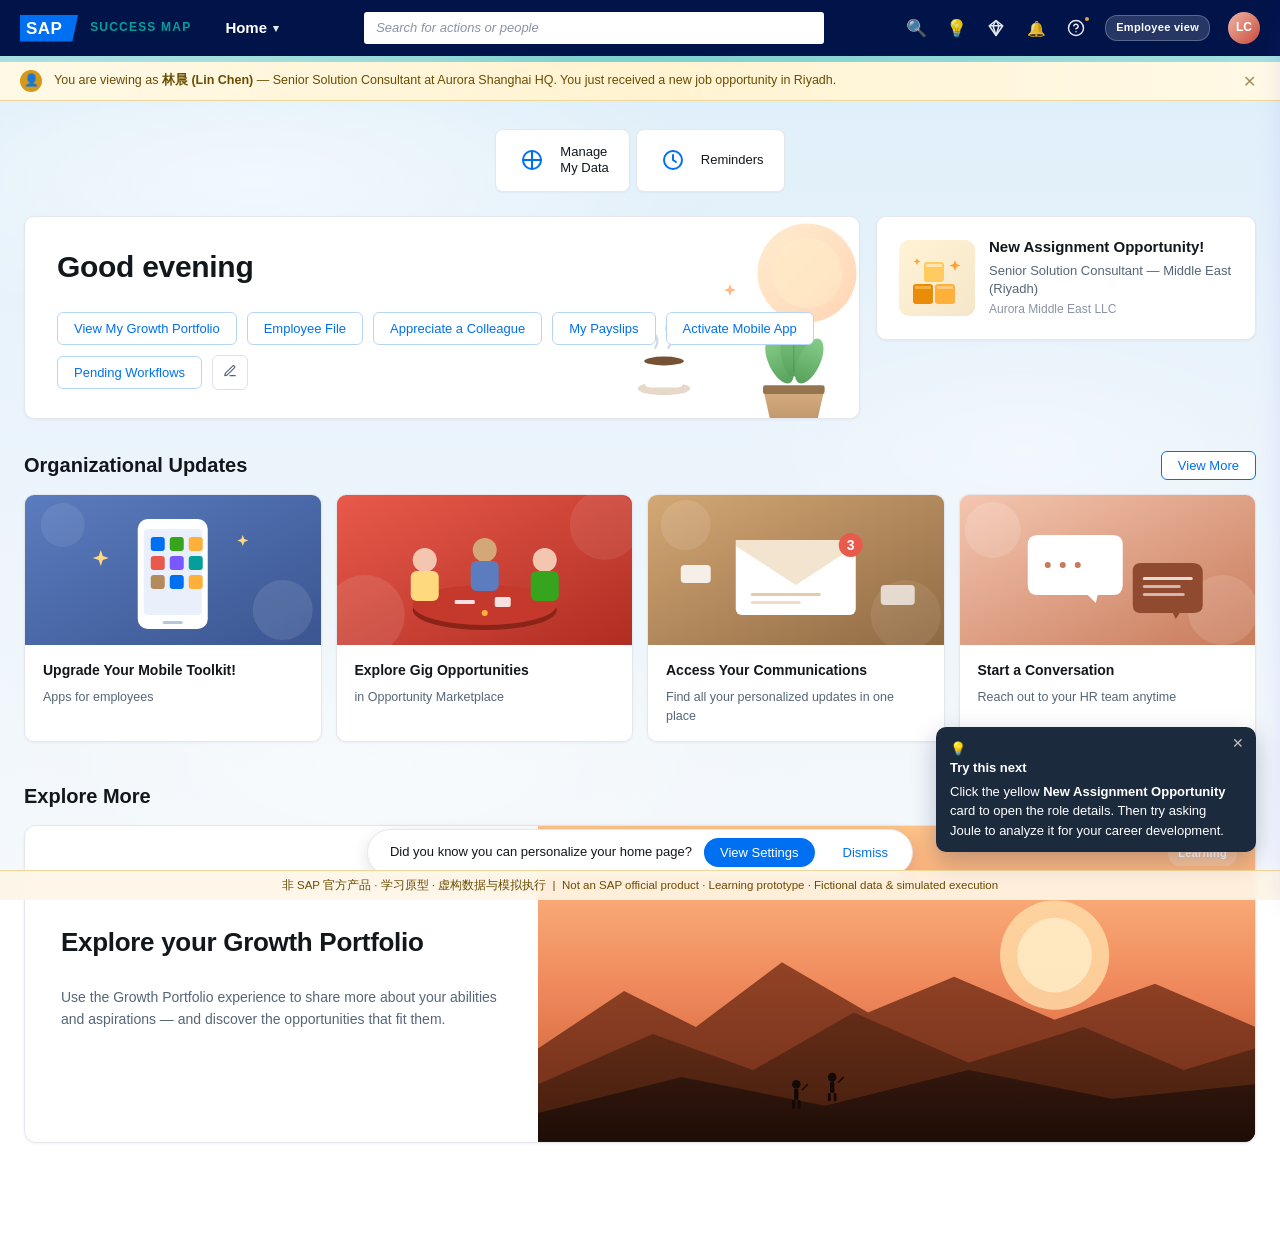
<file: prototype/home.html>
<!DOCTYPE html>
<html lang="en">
<head>
  <meta charset="UTF-8" />
  <meta name="viewport" content="width=device-width, initial-scale=1, viewport-fit=cover" />
  <title>Home · Global Mobility Assistant</title>
  <link rel="stylesheet" href="shared/tokens.css" />
  <link rel="stylesheet" href="shared/shell.css" />
  <link rel="stylesheet" href="shared/joule.css" />
  <link rel="stylesheet" href="shared/guide.css" />
  <style>
    /* ============ Home-specific layout ============ */
    body {
      background: linear-gradient(180deg, #DCEEF9 0%, #E9F3FB 40%, #F5F9FC 100%);
      background-attachment: fixed;
      min-height: 100vh;
    }
    /* Faint cloud texture — soft radial gradients */
    body::before {
      content: "";
      position: fixed;
      inset: 0;
      background:
        radial-gradient(ellipse 60% 30% at 20% 20%, rgba(255,255,255,0.55), transparent 60%),
        radial-gradient(ellipse 40% 25% at 80% 50%, rgba(255,255,255,0.35), transparent 60%),
        radial-gradient(ellipse 55% 30% at 30% 85%, rgba(255,255,255,0.4), transparent 60%);
      pointer-events: none;
      z-index: 0;
    }

    /* Teal divider below topbar */
    .topbar-divider {
      height: 6px;
      background: linear-gradient(90deg, #A4E0DE 0%, #7DD1CE 50%, #A4E0DE 100%);
    }

    .home-main {
      position: relative;
      z-index: 1;
      max-width: 1280px;
      margin: 0 auto;
      padding: 20px 24px 100px;
    }

    /* --- Top action buttons: Manage My Data / Reminders --- */
    .top-actions {
      display: flex;
      justify-content: center;
      gap: 6px;
      margin: 8px 0 24px;
    }
    .top-action-card {
      background: #fff;
      border: 1px solid #E4E7EB;
      border-radius: 8px;
      padding: 14px 20px;
      display: flex;
      align-items: center;
      gap: 12px;
      min-width: 130px;
      cursor: pointer;
      box-shadow: 0 1px 2px rgba(0,20,74,0.04);
      transition: transform 0.12s, box-shadow 0.12s;
    }
    .top-action-card:hover { transform: translateY(-1px); box-shadow: 0 3px 8px rgba(0,20,74,0.08); }
    .top-action-card .tac-icon {
      width: 32px; height: 32px;
      display: flex; align-items: center; justify-content: center;
      color: var(--sap-blue);
      font-size: 22px;
      flex-shrink: 0;
    }
    .top-action-card .tac-label {
      font-size: 13px;
      color: var(--text-primary);
      font-weight: 500;
      line-height: 1.25;
    }

    /* --- Good afternoon card + New Assignment side card --- */
    .greeting-row {
      display: grid;
      grid-template-columns: 1fr 380px;
      gap: 16px;
      margin-bottom: 32px;
    }
    .greeting-card {
      background: #fff;
      border: 1px solid #E4E7EB;
      border-radius: 10px;
      padding: 28px 32px;
      box-shadow: 0 1px 3px rgba(0,20,74,0.05);
      position: relative;
      overflow: hidden;
    }
    .greeting-card > * {
      position: relative;
      z-index: 1;
    }
    .greeting-card .greeting-bg {
      position: absolute;
      right: -10px;
      bottom: -20px;
      width: 300px;
      height: 220px;
      opacity: 0.92;
      pointer-events: none;
      z-index: 0;
    }
    .greeting-card .greeting-bg svg {
      width: 100%;
      height: 100%;
      display: block;
    }
    .greeting-card h1 {
      font-size: 30px;
      font-weight: 700;
      margin: 0 0 24px;
      color: var(--text-primary);
      letter-spacing: -0.3px;
    }
    .greeting-actions {
      display: flex;
      flex-wrap: wrap;
      gap: 10px;
      align-items: center;
    }
    .greeting-btn {
      background: #fff;
      color: var(--sap-blue);
      border: 1px solid #B7D5F8;
      border-radius: 6px;
      padding: 8px 16px;
      font-size: 13px;
      font-weight: 500;
      cursor: pointer;
      font-family: inherit;
      transition: background 0.12s, border-color 0.12s;
    }
    .greeting-btn:hover { background: #EAF3FD; border-color: var(--sap-blue); }
    .greeting-btn.edit-icon {
      padding: 8px 10px;
      color: var(--text-secondary);
      border-color: #DBE1E8;
    }
    .greeting-btn.edit-icon svg { width: 14px; height: 14px; }

    /* --- New Assignment Opportunity card --- */
    .assignment-card {
      background: #fff;
      border: 1px solid #E4E7EB;
      border-radius: 10px;
      padding: 20px 22px;
      box-shadow: 0 1px 3px rgba(0,20,74,0.05);
      display: flex;
      align-items: center;
      gap: 14px;
      cursor: pointer;
      transition: transform 0.12s, box-shadow 0.12s;
      height: fit-content;
    }
    .assignment-card:hover { transform: translateY(-2px); box-shadow: 0 4px 12px rgba(0,112,242,0.12); }
    .assignment-card .ac-illust {
      width: 76px; height: 76px;
      background: linear-gradient(135deg, #FFF3D6 0%, #F5E6C9 100%);
      border-radius: 10px;
      display: flex;
      align-items: center;
      justify-content: center;
      flex-shrink: 0;
      position: relative;
      overflow: hidden;
    }
    .assignment-card .ac-illust svg {
      width: 100%;
      height: 100%;
      display: block;
    }
    .assignment-card .ac-text .ac-label {
      font-size: 15px;
      font-weight: 700;
      color: var(--text-primary);
      margin-bottom: 6px;
      line-height: 1.3;
    }
    .assignment-card .ac-text .ac-title {
      font-size: 13px;
      color: var(--text-secondary);
      line-height: 1.4;
    }
    .assignment-card .ac-text .ac-sub {
      font-size: 12px;
      color: var(--text-muted);
      margin-top: 3px;
    }

    /* --- Organizational Updates section --- */
    .section-header {
      display: flex;
      justify-content: space-between;
      align-items: center;
      margin: 8px 0 14px;
    }
    .section-title {
      font-size: 20px;
      font-weight: 700;
      color: var(--text-primary);
      margin: 0;
    }
    .view-more-btn {
      background: #fff;
      color: var(--sap-blue);
      border: 1px solid var(--sap-blue);
      border-radius: 6px;
      padding: 6px 16px;
      font-size: 13px;
      font-weight: 500;
      cursor: pointer;
      font-family: inherit;
    }
    .view-more-btn:hover { background: #EAF3FD; }

    .org-updates-grid {
      display: grid;
      grid-template-columns: repeat(4, 1fr);
      gap: 14px;
      margin-bottom: 40px;
    }
    .org-card {
      background: #fff;
      border: 1px solid #E4E7EB;
      border-radius: 10px;
      overflow: hidden;
      box-shadow: 0 1px 3px rgba(0,20,74,0.05);
      display: flex;
      flex-direction: column;
      cursor: pointer;
      transition: transform 0.15s, box-shadow 0.15s;
    }
    .org-card:hover { transform: translateY(-3px); box-shadow: 0 6px 16px rgba(0,20,74,0.1); }
    .org-card-media {
      height: 150px;
      position: relative;
      overflow: hidden;
      display: flex;
      align-items: center;
      justify-content: center;
    }
    .org-card-media svg {
      width: 100%;
      height: 100%;
      display: block;
    }

    .org-card-body {
      padding: 16px 18px;
    }
    .org-card-title {
      font-size: 14px;
      font-weight: 700;
      color: var(--text-primary);
      line-height: 1.35;
      margin-bottom: 8px;
    }
    .org-card-sub {
      font-size: 12.5px;
      color: var(--text-secondary);
      line-height: 1.5;
    }

    /* --- Explore More section --- */
    .explore-title {
      font-size: 20px;
      font-weight: 700;
      color: var(--text-primary);
      margin: 8px 0 14px;
    }
    .explore-card {
      background: #fff;
      border: 1px solid #E4E7EB;
      border-radius: 12px;
      overflow: hidden;
      display: grid;
      grid-template-columns: 1fr 1.4fr;
      box-shadow: 0 1px 3px rgba(0,20,74,0.06);
      min-height: 220px;
    }
    .explore-card-content {
      padding: 32px 36px;
      display: flex;
      flex-direction: column;
      justify-content: center;
    }
    .explore-card-title {
      font-size: 26px;
      font-weight: 700;
      color: var(--text-primary);
      margin: 0 0 12px;
      letter-spacing: -0.3px;
    }
    .explore-card-body {
      color: var(--text-secondary);
      font-size: 14px;
      line-height: 1.55;
    }
    .explore-card-media {
      position: relative;
      overflow: hidden;
    }
    .explore-card-media svg {
      width: 100%;
      height: 100%;
      display: block;
    }
    .explore-card-badge {
      position: absolute;
      right: 18px; top: 16px;
      background: rgba(255,255,255,0.2);
      backdrop-filter: blur(4px);
      color: #fff;
      padding: 4px 10px;
      border-radius: 12px;
      font-size: 11px;
      font-weight: 600;
      letter-spacing: 0.3px;
    }

    /* --- Bottom personalize bar --- */
    .personalize-bar {
      position: fixed;
      bottom: 24px;
      left: 50%;
      transform: translateX(-50%);
      background: #fff;
      border: 1px solid #E4E7EB;
      border-radius: 24px;
      padding: 8px 8px 8px 22px;
      display: flex;
      align-items: center;
      gap: 12px;
      box-shadow: 0 4px 16px rgba(0,20,74,0.12);
      z-index: 20;
      font-size: 13px;
      color: var(--text-primary);
    }
    .personalize-bar .pb-btn {
      background: var(--sap-blue);
      color: #fff;
      border: none;
      padding: 7px 16px;
      border-radius: 18px;
      font-size: 13px;
      font-weight: 500;
      cursor: pointer;
      font-family: inherit;
    }
    .personalize-bar .pb-btn:hover { background: var(--sap-blue-hover); }
    .personalize-bar .pb-dismiss {
      background: transparent;
      border: none;
      color: var(--sap-blue);
      padding: 7px 16px;
      font-size: 13px;
      font-weight: 500;
      cursor: pointer;
      font-family: inherit;
    }
    .personalize-bar .pb-dismiss:hover { text-decoration: underline; }
    .personalize-bar.hidden { display: none; }

    /* Override footer color to match Home theme */
    .global-footer {
      background: rgba(254, 246, 230, 0.9);
      backdrop-filter: blur(3px);
    }

    /* Responsive-lite: fall back single column on narrow screens */
    @media (max-width: 960px) {
      .greeting-row { grid-template-columns: 1fr; }
      .org-updates-grid { grid-template-columns: repeat(2, 1fr); }
      .explore-card { grid-template-columns: 1fr; }
      .explore-card-media { min-height: 180px; }
    }
    /* Mobile phones */
    @media (max-width: 768px) {
      .topbar-divider { height: 4px; }
      .home-main { padding: 12px 14px 96px; }
      .top-actions { gap: 8px; margin: 4px 0 16px; }
      .top-action-card { padding: 10px 14px; min-width: 0; flex: 1; }
      .top-action-card .tac-icon { width: 26px; height: 26px; font-size: 18px; }
      .top-action-card .tac-label { font-size: 12px; }
      .greeting-row { gap: 12px; margin-bottom: 20px; }
      .greeting-card { padding: 20px 18px; }
      .greeting-card h1 { font-size: 22px; margin-bottom: 16px; }
      .greeting-card .greeting-bg { width: 180px; height: 140px; right: -20px; bottom: -20px; opacity: 0.55; }
      .greeting-btn { padding: 7px 12px; font-size: 12px; }
      .assignment-card { padding: 14px 16px; }
      .assignment-card .ac-illust { width: 58px; height: 58px; }
      .assignment-card .ac-text .ac-label { font-size: 14px; }
      .assignment-card .ac-text .ac-title { font-size: 12px; }
      .section-header { flex-direction: row; gap: 8px; }
      .section-title { font-size: 17px; }
      .org-updates-grid { grid-template-columns: 1fr; gap: 12px; margin-bottom: 28px; }
      .org-card-media { height: 130px; }
      .explore-card { min-height: 0; }
      .explore-card-content { padding: 20px 22px; }
      .explore-card-title { font-size: 20px; }
      .explore-card-media { min-height: 150px; }
      .personalize-bar {
        left: 12px; right: 12px; transform: none;
        border-radius: 14px;
        padding: 10px 12px;
        flex-wrap: wrap;
        gap: 8px;
        font-size: 12px;
      }
      .personalize-bar .pb-btn, .personalize-bar .pb-dismiss { padding: 6px 12px; font-size: 12px; }
    }
  </style>
</head>
<body class="role-employee">
  <div id="topbarSlot"></div>
  <div class="topbar-divider"></div>

  <main class="home-main">

    <!-- Top action buttons -->
    <div class="top-actions">
      <div class="top-action-card" title="Manage My Data (demo)">
        <div class="tac-icon">
          <svg width="24" height="24" viewBox="0 0 24 24" fill="none" stroke="currentColor" stroke-width="2" stroke-linecap="round" stroke-linejoin="round">
            <circle cx="12" cy="12" r="9"/>
            <path d="M12 3 v18 M3 12 h18"/>
          </svg>
        </div>
        <div class="tac-label">Manage<br>My Data</div>
      </div>
      <div class="top-action-card" title="Reminders (demo)">
        <div class="tac-icon">
          <svg width="24" height="24" viewBox="0 0 24 24" fill="none" stroke="currentColor" stroke-width="2" stroke-linecap="round" stroke-linejoin="round">
            <circle cx="12" cy="12" r="9"/>
            <path d="M12 7 v5 l3 2"/>
          </svg>
        </div>
        <div class="tac-label">Reminders</div>
      </div>
    </div>

    <!-- Good afternoon + New Assignment -->
    <div class="greeting-row">
      <div class="greeting-card">
        <div class="greeting-bg">
          <svg viewBox="0 0 260 200" xmlns="http://www.w3.org/2000/svg">
            <defs>
              <linearGradient id="sun-warm" x1="0" y1="0" x2="1" y2="1">
                <stop offset="0" stop-color="#FFDDA8"/>
                <stop offset="1" stop-color="#FFB47A"/>
              </linearGradient>
              <linearGradient id="leaf-grad" x1="0" y1="0" x2="0" y2="1">
                <stop offset="0" stop-color="#7BC97E"/>
                <stop offset="1" stop-color="#4A9A4E"/>
              </linearGradient>
              <linearGradient id="pot-grad" x1="0" y1="0" x2="0" y2="1">
                <stop offset="0" stop-color="#D4A876"/>
                <stop offset="1" stop-color="#B58A5D"/>
              </linearGradient>
            </defs>
            <!-- Soft sun/circle in the top-right -->
            <circle cx="210" cy="50" r="45" fill="url(#sun-warm)" opacity="0.6"/>
            <circle cx="210" cy="50" r="32" fill="#FFEBC4" opacity="0.5"/>
            <!-- Coffee cup on the desk -->
            <ellipse cx="80" cy="155" rx="24" ry="6" fill="#B58A5D" opacity="0.35"/>
            <path d="M 62 130 L 62 148 Q 62 154 68 154 L 92 154 Q 98 154 98 148 L 98 130 Z" fill="#FFFFFF"/>
            <ellipse cx="80" cy="130" rx="18" ry="4" fill="#6B4423"/>
            <path d="M 98 134 Q 108 134 108 142 Q 108 150 98 150" fill="none" stroke="#FFFFFF" stroke-width="3"/>
            <!-- Steam wisps -->
            <path d="M 72 118 Q 76 112 72 106 Q 68 100 72 94" stroke="#B7C6D8" stroke-width="2" fill="none" stroke-linecap="round" opacity="0.7"/>
            <path d="M 84 118 Q 88 112 84 106 Q 80 100 84 94" stroke="#B7C6D8" stroke-width="2" fill="none" stroke-linecap="round" opacity="0.7"/>
            <!-- Plant in pot on the right -->
            <path d="M 170 155 L 178 190 L 218 190 L 226 155 Z" fill="url(#pot-grad)"/>
            <rect x="170" y="152" width="56" height="8" rx="2" fill="#8F6942"/>
            <!-- Leaves (layered) -->
            <ellipse cx="185" cy="130" rx="10" ry="22" fill="url(#leaf-grad)" transform="rotate(-25 185 130)"/>
            <ellipse cx="198" cy="118" rx="12" ry="26" fill="url(#leaf-grad)"/>
            <ellipse cx="212" cy="130" rx="10" ry="22" fill="url(#leaf-grad)" transform="rotate(25 212 130)"/>
            <!-- Leaf veins (subtle) -->
            <line x1="198" y1="95" x2="198" y2="140" stroke="#2E6B32" stroke-width="0.8" opacity="0.5"/>
            <!-- Sparkles for morning freshness -->
            <path d="M 140 60 l 1.5 4 l 4 1.5 l -4 1.5 l -1.5 4 l -1.5 -4 l -4 -1.5 l 4 -1.5 z" fill="#FFB47A"/>
            <path d="M 40 90 l 1 2.5 l 2.5 1 l -2.5 1 l -1 2.5 l -1 -2.5 l -2.5 -1 l 2.5 -1 z" fill="#FFB47A"/>
          </svg>
        </div>
        <h1 id="greetingText">Good afternoon</h1>
        <div class="greeting-actions">
          <button class="greeting-btn">View My Growth Portfolio</button>
          <button class="greeting-btn">Employee File</button>
          <button class="greeting-btn">Appreciate a Colleague</button>
          <button class="greeting-btn">My Payslips</button>
          <button class="greeting-btn">Activate Mobile App</button>
          <button class="greeting-btn">Pending Workflows</button>
          <button class="greeting-btn edit-icon" title="Customize">
            <svg viewBox="0 0 24 24" fill="none" stroke="currentColor" stroke-width="2" stroke-linecap="round" stroke-linejoin="round">
              <path d="M12 20h9"/>
              <path d="M16.5 3.5a2.121 2.121 0 0 1 3 3L7 19l-4 1 1-4L16.5 3.5z"/>
            </svg>
          </button>
        </div>
      </div>

      <div class="assignment-card" id="assignmentCard">
        <div class="ac-illust">
          <svg viewBox="0 0 76 76" xmlns="http://www.w3.org/2000/svg">
            <!-- Background subtle gradient -->
            <defs>
              <linearGradient id="ac-bg" x1="0" y1="0" x2="1" y2="1">
                <stop offset="0" stop-color="#FFF3D6"/>
                <stop offset="1" stop-color="#F5E6C9"/>
              </linearGradient>
            </defs>
            <rect width="76" height="76" fill="url(#ac-bg)"/>
            <!-- Base block (dark orange) -->
            <rect x="14" y="44" width="20" height="20" rx="3" fill="#E88C0A"/>
            <rect x="16" y="46" width="16" height="3" rx="1" fill="#FFCA5E" opacity="0.6"/>
            <!-- Middle block (bright orange) -->
            <rect x="36" y="44" width="20" height="20" rx="3" fill="#FFB03A"/>
            <rect x="38" y="46" width="16" height="3" rx="1" fill="#FFDDA8" opacity="0.6"/>
            <!-- Top block (light) -->
            <rect x="25" y="22" width="20" height="20" rx="3" fill="#FFCA5E"/>
            <rect x="27" y="24" width="16" height="3" rx="1" fill="#FFF3D6" opacity="0.7"/>
            <!-- Star sparkle -->
            <path d="M 56 20 l 1.5 4 l 4 1.5 l -4 1.5 l -1.5 4 l -1.5 -4 l -4 -1.5 l 4 -1.5 z" fill="#FFA033"/>
            <path d="M 18 18 l 1 2.5 l 2.5 1 l -2.5 1 l -1 2.5 l -1 -2.5 l -2.5 -1 l 2.5 -1 z" fill="#FFA033"/>
          </svg>
        </div>
        <div class="ac-text">
          <div class="ac-label">New Assignment Opportunity!</div>
          <div class="ac-title">Senior Solution Consultant — Middle East (Riyadh)</div>
          <div class="ac-sub">Aurora Middle East LLC</div>
        </div>
      </div>
    </div>

    <!-- Organizational Updates -->
    <div class="section-header">
      <h2 class="section-title">Organizational Updates</h2>
      <button class="view-more-btn">View More</button>
    </div>
    <div class="org-updates-grid">
      <div class="org-card">
        <div class="org-card-media">
          <!-- Illustration 1: Mobile Toolkit — phone with app icons -->
          <svg viewBox="0 0 300 150" preserveAspectRatio="xMidYMid slice" xmlns="http://www.w3.org/2000/svg">
            <defs>
              <linearGradient id="bg1" x1="0" y1="0" x2="1" y2="1">
                <stop offset="0" stop-color="#5B7CBF"/>
                <stop offset="1" stop-color="#3A5590"/>
              </linearGradient>
            </defs>
            <rect width="300" height="150" fill="url(#bg1)"/>
            <!-- Decorative bubbles -->
            <circle cx="40" cy="30" r="22" fill="#FFFFFF" opacity="0.08"/>
            <circle cx="260" cy="115" r="30" fill="#FFFFFF" opacity="0.1"/>
            <!-- Phone body -->
            <rect x="115" y="24" width="70" height="110" rx="10" fill="#FFFFFF"/>
            <rect x="121" y="34" width="58" height="86" rx="4" fill="#E9F0FB"/>
            <!-- App icon grid on the phone screen -->
            <rect x="128" y="42" width="14" height="14" rx="3" fill="#0070F2"/>
            <rect x="147" y="42" width="14" height="14" rx="3" fill="#36A41D"/>
            <rect x="166" y="42" width="14" height="14" rx="3" fill="#FFB03A"/>
            <rect x="128" y="61" width="14" height="14" rx="3" fill="#E85A4B"/>
            <rect x="147" y="61" width="14" height="14" rx="3" fill="#7858FF"/>
            <rect x="166" y="61" width="14" height="14" rx="3" fill="#049F9A"/>
            <rect x="128" y="80" width="14" height="14" rx="3" fill="#B58A5D"/>
            <rect x="147" y="80" width="14" height="14" rx="3" fill="#0070F2"/>
            <rect x="166" y="80" width="14" height="14" rx="3" fill="#FFB03A"/>
            <!-- Home indicator -->
            <rect x="140" y="126" width="20" height="3" rx="1.5" fill="#B7C6D8"/>
            <!-- Sparkles -->
            <path d="M 78 55 l 2 6 l 6 2 l -6 2 l -2 6 l -2 -6 l -6 -2 l 6 -2 z" fill="#FFD97D"/>
            <path d="M 220 40 l 1.5 4 l 4 1.5 l -4 1.5 l -1.5 4 l -1.5 -4 l -4 -1.5 l 4 -1.5 z" fill="#FFD97D"/>
          </svg>
        </div>
        <div class="org-card-body">
          <div class="org-card-title">Upgrade Your Mobile Toolkit!</div>
          <div class="org-card-sub">Apps for employees</div>
        </div>
      </div>
      <div class="org-card">
        <div class="org-card-media">
          <!-- Illustration 2: Gig Opportunities — people around a table -->
          <svg viewBox="0 0 300 150" preserveAspectRatio="xMidYMid slice" xmlns="http://www.w3.org/2000/svg">
            <defs>
              <linearGradient id="bg2" x1="0" y1="0" x2="1" y2="1">
                <stop offset="0" stop-color="#E85A4B"/>
                <stop offset="1" stop-color="#B02D22"/>
              </linearGradient>
            </defs>
            <rect width="300" height="150" fill="url(#bg2)"/>
            <!-- Background shapes -->
            <circle cx="30" cy="120" r="40" fill="#FFFFFF" opacity="0.1"/>
            <circle cx="270" cy="30" r="35" fill="#FFFFFF" opacity="0.08"/>
            <!-- Round table (top-down view) -->
            <ellipse cx="150" cy="115" rx="72" ry="20" fill="#8A2318"/>
            <ellipse cx="150" cy="110" rx="72" ry="20" fill="#C4392C"/>
            <!-- 3 people around table (simplified silhouettes) -->
            <!-- Left person -->
            <circle cx="90" cy="65" r="12" fill="#F4C6B0"/>
            <rect x="76" y="76" width="28" height="30" rx="6" fill="#FFD97D"/>
            <!-- Center person -->
            <circle cx="150" cy="55" r="12" fill="#D4A876"/>
            <rect x="136" y="66" width="28" height="30" rx="6" fill="#5B7CBF"/>
            <!-- Right person -->
            <circle cx="210" cy="65" r="12" fill="#F4C6B0"/>
            <rect x="196" y="76" width="28" height="30" rx="6" fill="#36A41D"/>
            <!-- Table items -->
            <rect x="120" y="105" width="20" height="4" rx="1" fill="#FFFFFF" opacity="0.85"/>
            <rect x="160" y="102" width="16" height="10" rx="2" fill="#FFFFFF" opacity="0.85"/>
            <circle cx="150" cy="118" r="3" fill="#FFB03A"/>
          </svg>
        </div>
        <div class="org-card-body">
          <div class="org-card-title">Explore Gig Opportunities</div>
          <div class="org-card-sub">in Opportunity Marketplace</div>
        </div>
      </div>
      <div class="org-card">
        <div class="org-card-media">
          <!-- Illustration 3: Communications — envelope with notification dots -->
          <svg viewBox="0 0 300 150" preserveAspectRatio="xMidYMid slice" xmlns="http://www.w3.org/2000/svg">
            <defs>
              <linearGradient id="bg3" x1="0" y1="0" x2="1" y2="1">
                <stop offset="0" stop-color="#D4A876"/>
                <stop offset="1" stop-color="#8F6942"/>
              </linearGradient>
            </defs>
            <rect width="300" height="150" fill="url(#bg3)"/>
            <circle cx="40" cy="30" r="25" fill="#FFFFFF" opacity="0.1"/>
            <circle cx="260" cy="120" r="35" fill="#FFFFFF" opacity="0.08"/>
            <!-- Envelope body -->
            <rect x="90" y="45" width="120" height="75" rx="6" fill="#FFFFFF"/>
            <!-- Envelope flap -->
            <path d="M 90 51 L 150 90 L 210 51 L 210 45 L 90 45 Z" fill="#F2E4CE"/>
            <!-- Content lines inside -->
            <rect x="105" y="98" width="70" height="3" rx="1.5" fill="#D4A876" opacity="0.6"/>
            <rect x="105" y="106" width="50" height="3" rx="1.5" fill="#D4A876" opacity="0.4"/>
            <!-- Notification dot -->
            <circle cx="205" cy="50" r="12" fill="#E85A4B"/>
            <text x="205" y="55" font-family="sans-serif" font-size="14" font-weight="700" fill="#FFFFFF" text-anchor="middle">3</text>
            <!-- Floating message bubbles -->
            <rect x="35" y="70" width="30" height="18" rx="4" fill="#FFFFFF" opacity="0.85"/>
            <rect x="235" y="90" width="34" height="20" rx="4" fill="#FFFFFF" opacity="0.7"/>
          </svg>
        </div>
        <div class="org-card-body">
          <div class="org-card-title">Access Your Communications</div>
          <div class="org-card-sub">Find all your personalized updates in one place</div>
        </div>
      </div>
      <div class="org-card">
        <div class="org-card-media">
          <!-- Illustration 4: Conversation — chat bubbles -->
          <svg viewBox="0 0 300 150" preserveAspectRatio="xMidYMid slice" xmlns="http://www.w3.org/2000/svg">
            <defs>
              <linearGradient id="bg4" x1="0" y1="0" x2="1" y2="1">
                <stop offset="0" stop-color="#F4C6B0"/>
                <stop offset="1" stop-color="#C87A5A"/>
              </linearGradient>
            </defs>
            <rect width="300" height="150" fill="url(#bg4)"/>
            <circle cx="35" cy="35" r="28" fill="#FFFFFF" opacity="0.15"/>
            <circle cx="265" cy="115" r="35" fill="#FFFFFF" opacity="0.12"/>
            <!-- Left bubble -->
            <path d="M 70 50 L 70 90 Q 70 100 80 100 L 130 100 L 138 108 L 140 100 L 155 100 Q 165 100 165 90 L 165 50 Q 165 40 155 40 L 80 40 Q 70 40 70 50 Z" fill="#FFFFFF"/>
            <circle cx="90" cy="70" r="3" fill="#C87A5A"/>
            <circle cx="105" cy="70" r="3" fill="#C87A5A"/>
            <circle cx="120" cy="70" r="3" fill="#C87A5A"/>
            <!-- Right bubble -->
            <path d="M 175 70 L 175 110 Q 175 118 183 118 L 215 118 L 218 124 L 222 118 L 235 118 Q 245 118 245 110 L 245 78 Q 245 68 235 68 L 183 68 Q 175 68 175 76 Z" fill="#8F4A2F"/>
            <rect x="185" y="82" width="50" height="3" rx="1.5" fill="#FFFFFF" opacity="0.8"/>
            <rect x="185" y="90" width="38" height="3" rx="1.5" fill="#FFFFFF" opacity="0.6"/>
            <rect x="185" y="98" width="42" height="3" rx="1.5" fill="#FFFFFF" opacity="0.6"/>
          </svg>
        </div>
        <div class="org-card-body">
          <div class="org-card-title">Start a Conversation</div>
          <div class="org-card-sub">Reach out to your HR team anytime</div>
        </div>
      </div>
    </div>

    <!-- Explore More -->
    <div class="explore-title">Explore More</div>
    <div class="explore-card">
      <div class="explore-card-content">
        <h3 class="explore-card-title">Explore your Growth Portfolio</h3>
        <p class="explore-card-body">Use the Growth Portfolio experience to share more about your abilities and aspirations — and discover the opportunities that fit them.</p>
      </div>
      <div class="explore-card-media">
        <!-- Illustration: mountain landscape with sunset and hiker silhouettes -->
        <svg viewBox="0 0 500 220" preserveAspectRatio="xMidYMid slice" xmlns="http://www.w3.org/2000/svg">
          <defs>
            <linearGradient id="sky" x1="0" y1="0" x2="0" y2="1">
              <stop offset="0" stop-color="#FFC48A"/>
              <stop offset="0.5" stop-color="#F08A5D"/>
              <stop offset="1" stop-color="#C4552C"/>
            </linearGradient>
            <linearGradient id="mtn-far" x1="0" y1="0" x2="0" y2="1">
              <stop offset="0" stop-color="#8B3E22"/>
              <stop offset="1" stop-color="#6B2C18"/>
            </linearGradient>
            <linearGradient id="mtn-mid" x1="0" y1="0" x2="0" y2="1">
              <stop offset="0" stop-color="#5C2814"/>
              <stop offset="1" stop-color="#3D1A0C"/>
            </linearGradient>
            <linearGradient id="mtn-near" x1="0" y1="0" x2="0" y2="1">
              <stop offset="0" stop-color="#2A130A"/>
              <stop offset="1" stop-color="#150905"/>
            </linearGradient>
          </defs>
          <!-- Sky background -->
          <rect width="500" height="220" fill="url(#sky)"/>
          <!-- Sun -->
          <circle cx="360" cy="90" r="38" fill="#FFDDA8" opacity="0.85"/>
          <circle cx="360" cy="90" r="26" fill="#FFEBC4"/>
          <!-- Distant mountain layer -->
          <path d="M 0 155 L 60 115 L 110 140 L 170 95 L 230 130 L 290 105 L 360 135 L 430 110 L 500 140 L 500 220 L 0 220 Z" fill="url(#mtn-far)"/>
          <!-- Mid mountain layer -->
          <path d="M 0 180 L 80 145 L 150 170 L 220 130 L 300 165 L 380 140 L 450 170 L 500 155 L 500 220 L 0 220 Z" fill="url(#mtn-mid)"/>
          <!-- Near mountain layer + ground -->
          <path d="M 0 200 L 100 175 L 200 195 L 300 170 L 400 190 L 500 180 L 500 220 L 0 220 Z" fill="url(#mtn-near)"/>
          <!-- Two hiker silhouettes on the near ridge -->
          <g fill="#0A0402">
            <!-- Hiker 1 -->
            <circle cx="180" cy="180" r="3"/>
            <rect x="178.5" y="183" width="3" height="8" rx="1"/>
            <rect x="177" y="191" width="2" height="6" rx="1"/>
            <rect x="181" y="191" width="2" height="6" rx="1"/>
            <line x1="184" y1="184" x2="188" y2="180" stroke="#0A0402" stroke-width="1"/>
            <!-- Hiker 2 (slightly ahead + higher) -->
            <circle cx="205" cy="175" r="3"/>
            <rect x="203.5" y="178" width="3" height="8" rx="1"/>
            <rect x="202" y="186" width="2" height="6" rx="1"/>
            <rect x="206" y="186" width="2" height="6" rx="1"/>
            <line x1="209" y1="179" x2="213" y2="175" stroke="#0A0402" stroke-width="1"/>
          </g>
          <!-- Soft haze overlay -->
          <rect width="500" height="220" fill="url(#sky)" opacity="0.05"/>
        </svg>
        <div class="explore-card-badge">Learning</div>
      </div>
    </div>

  </main>

  <!-- Personalize bar -->
  <div class="personalize-bar" id="personalizeBar">
    Did you know you can personalize your home page?
    <button class="pb-btn">View Settings</button>
    <button class="pb-dismiss" id="pbDismiss">Dismiss</button>
  </div>

  <div id="jouleSlot"></div>

  <div class="global-footer">
    非 SAP 官方产品 · 学习原型 · 虚构数据与模拟执行 &nbsp;|&nbsp; Not an SAP official product · Learning prototype · Fictional data & simulated execution
  </div>

  <script src="shared/state.js"></script>
  <script src="shared/topbar.js"></script>
  <script src="shared/joule.js"></script>
  <script src="shared/guide.js"></script>
  <script>
    // Render topbar with "Home" app label (override default "Career Opportunities")
    const topbarHTML = window.TOPBAR.renderTopbar("employee");
    document.getElementById("topbarSlot").innerHTML = topbarHTML
      .replace(">Career Opportunities<", ">Home<");

    // Mount guidance layers
    window.GUIDE.injectGuideButton();
    window.GUIDE.mountGuideOverlay({ suppressAutoShow: true });
    window.GUIDE.mountRoleRibbon("employee");
    // Hint: nudge user to open the Assignment card
    setTimeout(() => {
      window.GUIDE.showHint({
        id: "home-open-assignment",
        title: "Try this next",
        body: "Click the yellow <b>New Assignment Opportunity</b> card to open the role details. Then try asking Joule to analyze it for your career development.",
        anchor: "bottom-right"
      });
    }, 1200);

    // Joule shell (kept available for continuity, hidden by default on Home)
    document.getElementById("jouleSlot").innerHTML = window.JOULE.jouleHTML("employee", "Joule · Home");
    // Force Joule closed BEFORE it can visually block anything
    const joulePanel = document.getElementById("joulePanel");
    joulePanel.classList.remove("open");
    const jouleCtl = window.JOULE.bindJouleShell();

    // Greeting text based on time of day
    (function () {
      const h = new Date().getHours();
      let greet = "Good afternoon";
      if (h < 12) greet = "Good morning";
      else if (h >= 18) greet = "Good evening";
      document.getElementById("greetingText").textContent = greet;
    })();

    // Assignment card → jump to Assignment Detail (Evaluate step in employee.html)
    document.getElementById("assignmentCard").addEventListener("click", () => {
      location.href = "employee.html#detail";
    });

    // Dismiss personalize bar
    document.getElementById("pbDismiss").addEventListener("click", () => {
      document.getElementById("personalizeBar").classList.add("hidden");
    });

    // Joule minimal frame for Home (informational only)
    window.JOULE.loadSequence([
      { role: "bot", autoplay: true, delay: 300,
        html: `Welcome to your Home. Your latest assignment opportunity is on the right — click through to see details.`,
        sources: 1 }
    ], () => {});
    window.JOULE.setSuggestions(["Show my open assignments", "How does the marketplace work?"]);
    window.JOULE.setIntentRouter((text) => {
      const t = text.toLowerCase();
      if (/assignment|open|opportunity|marketplace/.test(t)) {
        return { html: `You have <strong>1 new assignment opportunity</strong> — Senior Solution Consultant, Middle East (Riyadh). Click the card on the right, or open the Opportunity Marketplace to browse more.`,
                 actions: [{ label: "Open the Opportunity", event: "goto-detail" }], sources: 1 };
      }
      return null;
    });
    // Handler for action buttons in Joule
    document.addEventListener("click", (e) => {
      if (e.target.closest(".joule-action-btn")) {
        const label = e.target.closest(".joule-action-btn").textContent;
        if (/Opportunity/i.test(label)) location.href = "employee.html#detail";
      }
    });
  </script>
</body>
</html>
</file>
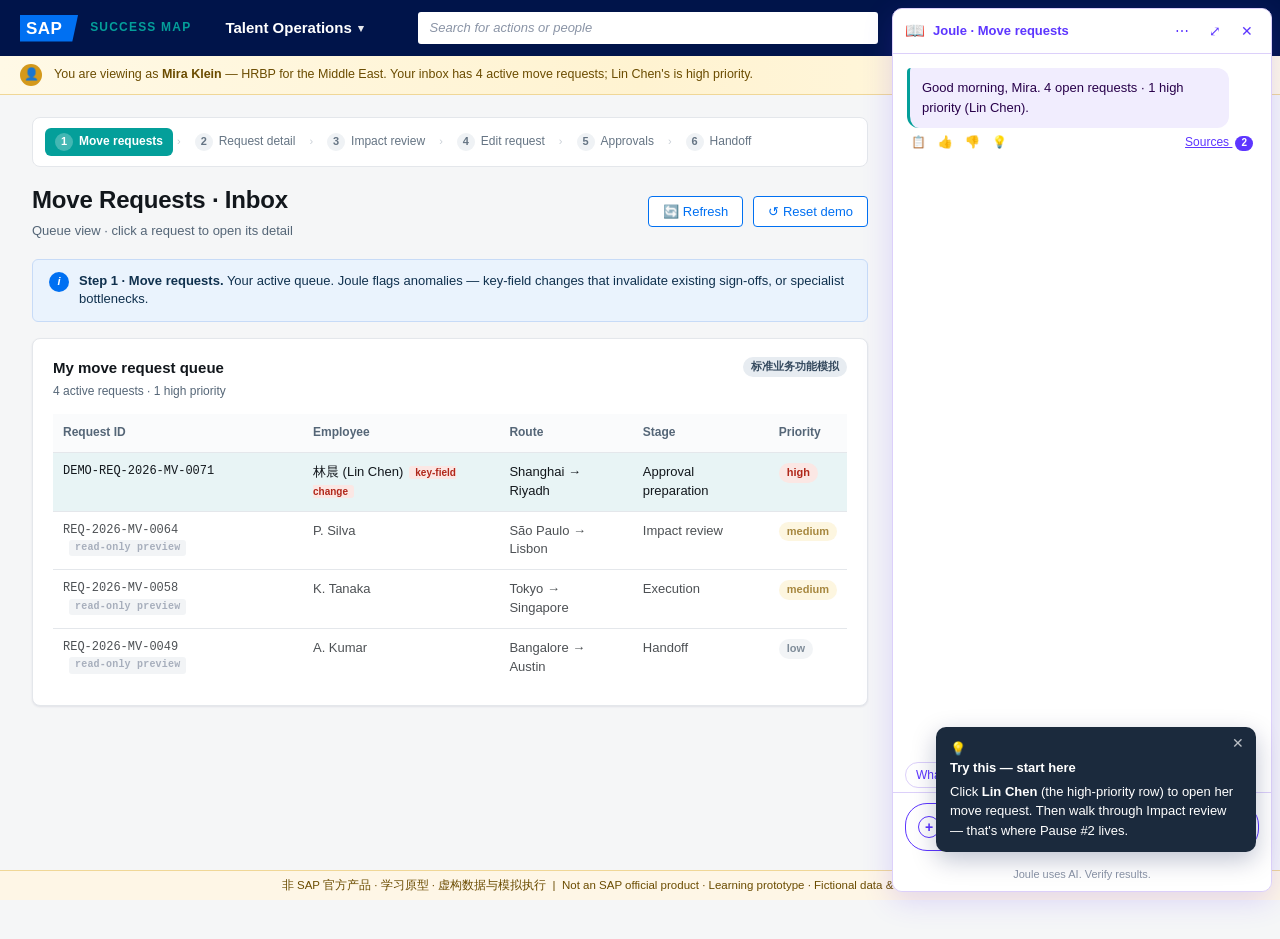
<file: prototype/hrbp.html>
<!DOCTYPE html>
<html lang="en">
<head>
  <meta charset="UTF-8" />
  <meta name="viewport" content="width=device-width, initial-scale=1, viewport-fit=cover" />
  <title>Talent Operations · Global Mobility Assistant</title>
  <link rel="stylesheet" href="shared/tokens.css" />
  <link rel="stylesheet" href="shared/shell.css" />
  <link rel="stylesheet" href="shared/joule.css" />
  <link rel="stylesheet" href="shared/guide.css" />
  <style>
    .journey-nav { display: flex; flex-wrap: wrap; gap: 2px 4px; padding: 10px 12px; background: #fff; border: 1px solid var(--border-soft); border-radius: 8px; margin-bottom: 16px; align-items: center; }
    .journey-nav .step { padding: 5px 10px; border-radius: 6px; font-size: 12px; color: var(--text-secondary); cursor: pointer; white-space: nowrap; display: inline-flex; align-items: center; gap: 6px; user-select: none; transition: background 0.12s, color 0.12s; }
    .journey-nav .step:hover { background: #E8F4F5; color: var(--sap-teal); }
    .journey-nav .step:active { transform: scale(0.98); }
    .journey-nav .step.active { background: var(--sap-teal); color: #fff; font-weight: 600; }
    .journey-nav .step.done { color: var(--status-green); }
    .journey-nav .step.pending { opacity: 0.9; }
    .journey-nav .step.pending:hover { opacity: 1; background: #E8F4F5; color: var(--sap-teal); }
    .journey-nav .step .n { width: 18px; height: 18px; border-radius: 50%; background: #EEF1F4; display: flex; align-items: center; justify-content: center; font-size: 11px; font-weight: 700; color: var(--text-secondary); flex-shrink: 0; }
    .journey-nav .step.active .n { background: rgba(255,255,255,0.25); color: #fff; }
    .journey-nav .step.done .n { background: var(--status-green); color: #fff; }
    .journey-nav .sep { color: var(--border-mid); align-self: center; font-size: 11px; }
    .breadcrumb { color: var(--text-secondary); font-size: 12px; margin-bottom: 12px; }
    .breadcrumb a { color: var(--sap-blue); cursor: pointer; }
    .queue-row { cursor: pointer; }
    .queue-row.selected { background: #E8F4F5 !important; }
    .queue-row.readonly { cursor: default; opacity: 0.75; }
    .queue-row.readonly:hover td { background: #FAFBFC; }
    .queue-row .flag { background: #FBE7E4; color: var(--status-red); padding: 1px 6px; border-radius: 3px; font-size: 10px; font-weight: 600; margin-left: 6px; }
    .preview-tag { display: inline-block; background: #EEF1F4; color: var(--text-muted); padding: 1px 6px; border-radius: 3px; font-size: 10px; font-weight: 600; margin-left: 6px; letter-spacing: 0.2px; }

    .expert-panel {
      background: #FDF6FE; border: 1px solid var(--joule-purple-border);
      border-left: 4px solid var(--joule-purple);
      border-radius: 6px; padding: 14px 16px; margin-top: 12px;
    }
    .expert-panel .exp-title { font-weight: 600; color: var(--joule-purple-dark); font-size: 13px; margin-bottom: 6px; }
    .expert-row { display: flex; justify-content: space-between; align-items: center; padding: 8px 0; border-bottom: 1px dashed rgba(0,0,0,0.06); font-size: 13px; }
    .expert-row:last-child { border-bottom: none; }
    .expert-row .exp-name { font-weight: 500; }
    .expert-row .exp-note { color: var(--text-muted); font-size: 12px; }
    .avail-tag { padding: 2px 8px; border-radius: 10px; font-size: 11px; font-weight: 600; }
    .avail-tag.available   { background: var(--status-green-bg); color: var(--status-green); }
    .avail-tag.constrained { background: var(--status-yellow-bg); color: var(--status-yellow); }
    .avail-tag.busy        { background: var(--status-red-bg); color: var(--status-red); }

    .signal-card {
      background: #FEF6E6; border: 1px solid #F0D797; border-radius: 8px;
      padding: 14px 16px; margin-bottom: 16px;
    }
    .signal-card .s-header { display: flex; justify-content: space-between; align-items: center; margin-bottom: 8px; }
    .signal-card .s-title { font-weight: 600; color: #6B4C00; }
    .signal-card .s-body { font-size: 13px; color: #6B4C00; }

    /* ============ Mobile adaptation · < 768px ============ */
    @media (max-width: 768px) {
      .journey-nav { padding: 8px 10px; gap: 4px; }
      .journey-nav .step { padding: 4px 8px; font-size: 11px; }
      .journey-nav .step .n { width: 16px; height: 16px; font-size: 10px; }
      .journey-nav .sep { display: none; }
      .breadcrumb { font-size: 12px; overflow-x: auto; white-space: nowrap; -webkit-overflow-scrolling: touch; }
      .queue-row .flag { display: block; margin-left: 0; margin-top: 2px; }
      .expert-panel { padding: 12px; }
      .expert-row { flex-direction: column; align-items: flex-start; gap: 4px; padding: 10px 0; }
      .avail-tag { font-size: 10px; padding: 2px 6px; }
      .signal-card { padding: 12px; }
      .signal-card .s-header { flex-direction: column; align-items: flex-start; gap: 6px; }
    }
  </style>
</head>
<body class="role-hrbp">
  <div id="topbarSlot"></div>

  <div class="app-shell">
    <main class="main-area joule-open" id="mainArea">
      <div class="journey-nav" id="journeyNav"></div>
      <div id="viewContainer"></div>
    </main>
  </div>

  <div id="jouleSlot"></div>

  <div class="global-footer">
    非 SAP 官方产品 · 学习原型 · 虚构数据与模拟执行 &nbsp;|&nbsp; Not an SAP official product · Learning prototype · Fictional data & simulated execution
  </div>

  <script src="shared/state.js"></script>
  <script src="shared/topbar.js"></script>
  <script src="shared/joule.js"></script>
  <script src="shared/guide.js"></script>
  <script src="data/hrbp-data.js"></script>
  <script>
  const D = window.HRBP_DATA;
  document.getElementById("topbarSlot").innerHTML = window.TOPBAR.renderTopbar("hrbp");
  document.getElementById("jouleSlot").innerHTML = window.JOULE.jouleHTML("hrbp", "Joule · Talent Operations");

  // Mount guidance layers
  window.GUIDE.injectGuideButton();
  window.GUIDE.mountGuideOverlay({ suppressAutoShow: true });
  window.GUIDE.mountRoleRibbon("hrbp");

  // Step-appropriate hints
  function showStepHintHRBP(step) {
    if (step === "inbox") {
      setTimeout(() => window.GUIDE.showHint({
        id: "hrbp-open-lin-chen",
        title: "Try this — start here",
        body: "Click <b>Lin Chen</b> (the high-priority row) to open her move request. Then walk through Impact review — that's where Pause #2 lives.",
        anchor: "bottom-right"
      }), 900);
    } else if (step === "impact") {
      setTimeout(() => window.GUIDE.showHint({
        id: "hrbp-route-specialist",
        title: "Try this — Pause #2",
        body: "Click <b>Route to specialist</b> on the Payroll &amp; benefits row. Joule recommends by responsibility → qualification → authorization → capacity — but you decide.",
        anchor: "top-right"
      }), 700);
    } else if (step === "edit") {
      setTimeout(() => window.GUIDE.showHint({
        id: "hrbp-edit-date",
        title: "Try this — a key-field change",
        body: "Change the effective date. Joule names who needs to re-sign, and flags the Offer as an item to check separately — never asserts 'unaffected'.",
        anchor: "top-right"
      }), 700);
    } else if (step === "approvals") {
      setTimeout(() => window.GUIDE.showHint({
        id: "hrbp-trigger-execution",
        title: "Trigger execution",
        body: "Submit approvals, then trigger execution. Then switch to the IT tab to see Pause #3 — an identity case that Joule refuses to auto-resolve.",
        anchor: "bottom-right"
      }), 700);
    }
  }
  window.addEventListener("hashchange", () => showStepHintHRBP((location.hash || "#inbox").replace("#","")));
  showStepHintHRBP((location.hash || "#inbox").replace("#",""));

  const STEPS = [
    { id: "inbox",     n: 1, label: "Move requests" },
    { id: "detail",    n: 2, label: "Request detail" },
    { id: "impact",    n: 3, label: "Impact review" },
    { id: "edit",      n: 4, label: "Edit request" },
    { id: "approvals", n: 5, label: "Approvals" },
    { id: "handoff",   n: 6, label: "Handoff" }
  ];

  function esc(s) { return String(s ?? "").replace(/[&<>"']/g, c => ({"&":"&amp;","<":"&lt;",">":"&gt;",'"':"&quot;","'":"&#39;"}[c])); }
  function pill(cls, text) { return `<span class="pill ${cls}">${esc(text)}</span>`; }

  // Single source of truth for "can approvals be submitted right now?"
  // Button, dialog, and the submit handler all resolve against this — no drift.
  function computeSubmitGate(s) {
    if (s.approvalsSubmitted) {
      return { canSubmit: false, code: "already-submitted", nextStep: "trigger-execution",
        reason: "Approvals already submitted for this version — awaiting the approvers. You can trigger execution when they return." };
    }
    if (s.invalidatedByEdit && !s.v2Generated) {
      return { canSubmit: false, code: "needs-v2", nextStep: "generate-v2",
        reason: "The effective date changed, so the v1 sign-off no longer applies. Generate Move Request v2 first (via Joule)." };
    }
    if (s.v2Generated && !s.v2Reconfirmed) {
      return { canSubmit: false, code: "needs-reconfirm", nextStep: "reconfirm-v2",
        reason: "The date changed and v1 no longer applies. v2 is drafted, but the 3 approvers have not re-confirmed yet. Complete re-confirmation for the current version before submitting." };
    }
    return { canSubmit: true, code: "ok", nextStep: "submit",
      reason: "Move Request is in a submittable state. EC + MDF flows are ready." };
  }
  const jouleCtl = window.JOULE.bindJouleShell();
  let jouleExtra = [];

  function currentStepId() {
    const h = (location.hash || "#inbox").replace("#","");
    return STEPS.find(s => s.id === h) ? h : "inbox";
  }

  function stepStatus(stepId) {
    const s = window.GMA.loadState();
    const order = STEPS.map(x => x.id);
    const currentIdx = order.indexOf(currentStepId());
    const idx = order.indexOf(stepId);
    if (stepId === "approvals" && s.approvalsSubmitted) return "done";
    if (stepId === "handoff" && (s.iasConflictResolved || (s.executionStarted && !s.provisioningIssue))) return "done";
    if (idx < currentIdx) return "done";
    if (idx === currentIdx) return "active";
    return "pending";
  }

  function renderNav() {
    const nav = document.getElementById("journeyNav");
    nav.innerHTML = "";
    STEPS.forEach((step, i) => {
      const status = stepStatus(step.id);
      const el = document.createElement("div");
      el.className = "step " + status;
      el.innerHTML = `<span class="n">${status === "done" ? "✓" : step.n}</span><span>${esc(step.label)}</span>`;
      el.addEventListener("click", () => { location.hash = "#" + step.id; });
      nav.appendChild(el);
      if (i < STEPS.length - 1) {
        const sep = document.createElement("span");
        sep.className = "sep"; sep.textContent = "›";
        nav.appendChild(sep);
      }
    });
  }

  // ============ Views ============
  function view_inbox() {
    return `
      <div class="page-header">
        <div class="page-title-wrap">
          <h1 class="page-title">Move Requests · Inbox</h1>
          <div class="page-sub">Queue view · click a request to open its detail</div>
        </div>
        <div class="page-actions">
          <button class="btn outlined" id="btnRefresh">🔄 Refresh</button>
          <button class="btn outlined" id="btnResetAll">↺ Reset demo</button>
        </div>
      </div>

      <div class="info-strip">
        <span class="i-icon">i</span>
        <div><b>Step 1 · Move requests.</b> Your active queue. Joule flags anomalies — key-field changes that invalidate existing sign-offs, or specialist bottlenecks.</div>
      </div>

      ${renderSignalCards()}

      <div class="card">
        <div class="card-header">
          <div><h2 class="card-title">My move request queue</h2>
          <div class="card-sub">4 active requests · 1 high priority</div></div>
          <span class="cap-tag native">标准业务功能模拟</span>
        </div>
        <table class="data-table" id="queueTable">
          <thead><tr><th>Request ID</th><th>Employee</th><th>Route</th><th>Stage</th><th>Priority</th></tr></thead>
          <tbody>
            ${D.queue.map(q => `<tr class="queue-row ${q.primary ? "selected" : "readonly"}" data-req="${esc(q.id)}">
              <td class="mono">${esc(q.id)}${q.primary ? "" : ' <span class="preview-tag">read-only preview</span>'}</td>
              <td>${esc(q.employee)}${q.flag === "key-field-change" ? '<span class="flag">key-field change</span>' : ""}</td>
              <td>${esc(q.route)}</td>
              <td>${esc(q.stage)}</td>
              <td>${pill(q.priority === "high" ? "red" : q.priority === "medium" ? "yellow" : "grey", q.priority)}</td>
            </tr>`).join("")}
          </tbody>
        </table>
      </div>
    `;
  }

  function renderSignalCards() {
    const s = window.GMA.loadState();
    const sigs = (s.signals || []).filter(sig => sig.to === "hrbp" && !sig.acked);
    if (!sigs.length) return "";
    return sigs.map(sig => `
      <div class="signal-card">
        <div class="s-header">
          <div class="s-title">📨 Signal from employee · ${esc(sig.summary)}</div>
          <span class="cap-tag ext">项目扩展设计</span>
        </div>
        <div class="s-body">
          Sender: <b>${esc(sig.from === "employee" ? "林晨 (Lin Chen)" : sig.from)}</b> · Kind: <span class="chip">${esc(sig.kind)}</span>
          <div class="mt-8 muted">The employee's exact wording is kept private in their record. This is a flag, not a commitment. Reach out to them before making any change.</div>
          <div class="row mt-16">
            <div class="spacer"></div>
            <button class="btn outlined sm" data-ack-sig="${esc(sig.timestamp)}">Reach out & acknowledge</button>
          </div>
        </div>
      </div>
    `).join("");
  }

  function view_detail() {
    const s = window.GMA.loadState();
    const l = D.linChen;
    const versionLabel = s.v2Generated ? (s.v2Reconfirmed ? "v2 · re-confirmed" : "v2 · pending re-confirmation") : (s.invalidatedByEdit ? "v1 · invalidated" : "v1 · confirmed 2026-09-05");
    const versionCls = s.v2Generated ? (s.v2Reconfirmed ? "blue" : "yellow") : (s.invalidatedByEdit ? "red" : "green");

    return `
      <div class="breadcrumb"><a onclick="location.hash='#inbox'">Move Requests</a> › <b>${esc(l.name)}</b></div>

      <div class="page-header">
        <div class="page-title-wrap">
          <h1 class="page-title">${esc(l.name)} · ${esc(l.posTitle)}</h1>
          <div class="page-sub">${esc(l.sourceEntity)} → ${esc(l.targetEntity)} · ${pill(versionCls, versionLabel)}</div>
        </div>
        <div class="page-actions">
          <button class="btn outlined" onclick="location.hash='#inbox'">← Back to inbox</button>
          <button class="btn primary" onclick="location.hash='#impact'">Impact review →</button>
        </div>
      </div>

      <div class="info-strip">
        <span class="i-icon">i</span>
        <div><b>Step 2 · Request detail.</b> Structured Move Request. When you edit a key field, Joule flags who needs to re-confirm.</div>
      </div>

      <div class="card">
        <div class="card-header">
          <div><h2 class="card-title">Move Request · ${esc(s.moveRequestId)}</h2></div>
          <span class="cap-tag native">标准业务功能模拟</span>
        </div>
        <ul class="kv-list">
          <li><span class="k">Employee</span><span class="v">${esc(l.name)} · ${esc(l.empId)}</span></li>
          <li><span class="k">Application / Requisition</span><span class="v mono">${esc(l.appId)} · ${esc(l.reqId)}</span></li>
          <li><span class="k">Route</span><span class="v">${esc(l.sourceEntity)} → ${esc(l.targetEntity)}</span></li>
          <li><span class="k">Current manager</span><span class="v">${esc(l.sourceManager)}</span></li>
          <li><span class="k">Target manager</span><span class="v">${esc(l.targetManager)}</span></li>
          <li><span class="k">Effective date</span><span class="v">${esc(s.effectiveDate)} <span class="chip">key field</span></span></li>
          <li><span class="k">v1 approved by</span><span class="v">${l.v1ApprovedBy.map(esc).join(" · ")}</span></li>
        </ul>
      </div>
    `;
  }

  function view_impact() {
    const s = window.GMA.loadState();
    const routed = s.specialistsRouted || {};
    const stateMap = {
      "verified-sim": ["green","Verified (sim)"],
      "pending":      ["yellow","Pending"],
      "blocked":      ["red","Blocked"],
      "n/a":          ["grey","N/A"]
    };

    return `
      <div class="breadcrumb"><a onclick="location.hash='#inbox'">Move Requests</a> › <a onclick="location.hash='#detail'">Lin Chen</a> › <b>Impact review</b></div>

      <div class="page-header">
        <div class="page-title-wrap">
          <h1 class="page-title">Impact review · route specialists</h1>
          <div class="page-sub">Cross-system checklist · assign items with pending status to specialists</div>
        </div>
        <div class="page-actions">
          <button class="btn outlined" onclick="location.hash='#detail'">← Back</button>
          <button class="btn primary" onclick="location.hash='#edit'">Continue to edit request →</button>
        </div>
      </div>

      <div class="info-strip">
        <span class="i-icon">i</span>
        <div><b>Step 3 · Impact review.</b> Nine items across systems. Joule sees who's available for each specialist type — try routing one and watch how it recommends.</div>
      </div>

      <div class="card">
        <div class="card-header">
          <div><h2 class="card-title">Cross-system impact checklist</h2>
          <div class="card-sub">Unknown does not default to pass · items with a specialist type have a Route button</div></div>
          <span class="cap-tag ext">项目扩展设计</span>
        </div>
        <table class="data-table">
          <thead><tr><th>Area</th><th>Status</th><th>Owner</th><th>Action</th></tr></thead>
          <tbody>
            ${D.impactChecklist.map(x => {
              const [pcls, plabel] = stateMap[x.status] || ["grey", x.status];
              const isRouted = x.specialistKey && routed[x.specialistKey];
              const action = x.specialistKey
                ? (isRouted ? pill("green","Routed") : `<button class="btn outlined sm" data-route="${esc(x.specialistKey)}">Route to specialist</button>`)
                : `<span class="muted">—</span>`;
              return `<tr>
                <td>${esc(x.area)}<div class="muted small mt-8">${esc(x.verify)}</div></td>
                <td>${pill(pcls, plabel)}</td>
                <td>${esc(x.owner)}</td>
                <td>${action}</td>
              </tr>`;
            }).join("")}
          </tbody>
        </table>
      </div>
    `;
  }

  function view_edit() {
    const s = window.GMA.loadState();
    const alertHTML = s.invalidatedByEdit && !s.v2Generated
      ? `<div class="info-strip danger"><span class="i-icon">!</span><div><b>v1 confirmation invalidated.</b> Use Joule (right side) to generate v2 and notify approvers.</div></div>`
      : s.v2Generated && !s.v2Reconfirmed
      ? `<div class="info-strip warn"><span class="i-icon">!</span><div><b>Move Request v2 generated.</b> Re-confirmation requests sent to 3 approvers (simulated). Approvals unlock on the Approvals step once re-confirmation is received.</div></div>`
      : s.v2Generated && s.v2Reconfirmed
      ? `<div class="info-strip success"><span class="i-icon">✓</span><div><b>Move Request v2 re-confirmed.</b> Approvals can now be submitted on the Approvals step.</div></div>`
      : "";

    return `
      <div class="breadcrumb"><a onclick="location.hash='#inbox'">Move Requests</a> › <a onclick="location.hash='#detail'">Lin Chen</a> › <b>Edit request</b></div>

      <div class="page-header">
        <div class="page-title-wrap">
          <h1 class="page-title">Change key field</h1>
          <div class="page-sub">Modifying the effective date will invalidate existing sign-offs and require re-confirmation</div>
        </div>
        <div class="page-actions">
          <button class="btn outlined" onclick="location.hash='#impact'">← Back</button>
          <button class="btn primary" onclick="location.hash='#approvals'">Continue to approvals →</button>
        </div>
      </div>

      <div class="info-strip">
        <span class="i-icon">i</span>
        <div><b>Step 4 · Edit request.</b> Changing a key field notifies Joule, which explains who's affected and proposes a re-confirmation flow.</div>
      </div>

      ${alertHTML}

      ${s.executionStarted ? `<div class="info-strip warn"><span class="i-icon">!</span><div><b>Execution has started.</b> This demo does not support editing the effective date directly once execution is under way.</div></div>` : ""}

      <div class="card">
        <div class="card-header">
          <div><h2 class="card-title">Effective date</h2></div>
          <span class="cap-tag native">标准业务功能模拟</span>
        </div>
        <div class="row wrap">
          <span class="k" style="width:auto;">Current value:</span>
          <input id="effDateInput" type="date" value="${esc(s.effectiveDate)}" ${s.executionStarted ? "disabled" : ""} style="padding:6px 10px; border:1px solid var(--border-mid); border-radius:4px; font-family:inherit; font-size:13px;" />
          <button class="btn primary sm" id="applyEffDate" ${s.executionStarted ? "disabled" : ""}>Apply change</button>
        </div>
      </div>
    `;
  }

  function view_approvals() {
    const s = window.GMA.loadState();
    const rows = D.approvals.map(a => {
      // Recruiting/Offer is a separate flow, already approved. The move-date change does not
      // invalidate it here (per Joule: confirm Offer impact with the hiring manager separately).
      if (a.kind === "recruiting") {
        return `<tr>
          <td>${esc(a.flow)}</td><td>${esc(a.version)}</td><td>${pill("green", "approved")}</td><td class="muted">${esc(a.owners)}</td>
        </tr>`;
      }
      // HR / MDF flows are bound to the Move Request version and share its lifecycle.
      const ver = s.v2Generated ? (a.kind === "hr" ? "MoveRequest v2" : "MDF v2") : a.version;
      let st = a.status;
      if (s.invalidatedByEdit && !s.v2Generated) st = "blocked — v1 invalidated";
      else if (s.v2Generated && !s.approvalsSubmitted) st = s.v2Reconfirmed ? "re-confirmed · ready to submit" : "awaiting v2 re-confirmation";
      else if (s.approvalsSubmitted && a.status.startsWith("pending")) st = s.approvalsApproved ? "approved (sim)" : "submitted (sim)";
      const cls = st.startsWith("approved") ? "green" : st.startsWith("blocked") ? "red" : st.startsWith("submitted") ? "blue" : st.startsWith("re-confirmed") ? "blue" : "yellow";
      return `<tr>
        <td>${esc(a.flow)}</td><td>${esc(ver)}</td><td>${pill(cls, st)}</td><td class="muted">${esc(a.owners)}</td>
      </tr>`;
    }).join("");

    const gate = computeSubmitGate(s);
    const canSubmit = gate.canSubmit;
    const canTrigger = s.approvalsSubmitted && s.approvalsApproved && !s.executionStarted;
    const needsApprove = s.approvalsSubmitted && !s.approvalsApproved && !s.executionStarted;
    const needsReconfirm = s.v2Generated && !s.v2Reconfirmed && !s.approvalsSubmitted;
    const blockStrip = (!canSubmit && !s.approvalsSubmitted)
      ? `<div class="info-strip warn mt-16" style="margin-bottom:0"><span class="i-icon">!</span><div><b>Cannot submit yet.</b> ${esc(gate.reason)}</div></div>`
      : "";
    const reconfirmControl = needsReconfirm
      ? `<div class="info-strip mt-16" style="margin-bottom:0; background:#F3EEFB; border-color:var(--joule-purple-border); color:var(--joule-purple-dark);">
           <span class="i-icon" style="background:var(--joule-purple);">▸</span>
           <div>
             <b>Demo control · simulate approver re-confirmation.</b>
             This stands in for the 3 approvers confirming v2 in their own queues — it is <b>not</b> HR approving on their behalf.
             <div class="row mt-8"><div class="spacer"></div>
               <button class="btn outlined sm" id="btnSimReconfirm">Mark 3 approvers' re-confirmation received (demo)</button>
             </div>
           </div>
         </div>`
      : "";
    const approveControl = needsApprove
      ? `<div class="info-strip mt-16" style="margin-bottom:0; background:#F3EEFB; border-color:var(--joule-purple-border); color:var(--joule-purple-dark);">
           <span class="i-icon" style="background:var(--joule-purple);">▸</span>
           <div>
             <b>Demo control · simulate approvers returning approved.</b>
             This stands in for the 3 approvers approving EC + MDF in their own queues — it is <b>not</b> HR approving on their behalf. Execution can only be triggered once approval returns.
             <div class="row mt-8"><div class="spacer"></div>
               <button class="btn outlined sm" id="btnSimApprove">Mark EC + MDF approved by approvers (demo)</button>
             </div>
           </div>
         </div>`
      : "";
    return `
      <div class="breadcrumb"><a onclick="location.hash='#inbox'">Move Requests</a> › <a onclick="location.hash='#detail'">Lin Chen</a> › <b>Approvals</b></div>

      <div class="page-header">
        <div class="page-title-wrap">
          <h1 class="page-title">Approval streams</h1>
          <div class="page-sub">Recruiting/Offer vs EC/MDF are separate flows · Approval version is bound to Move Request version</div>
        </div>
        <div class="page-actions">
          <button class="btn outlined" onclick="location.hash='#edit'">← Back</button>
          <button class="btn primary" onclick="location.hash='#handoff'">Go to handoff →</button>
        </div>
      </div>

      <div class="info-strip">
        <span class="i-icon">i</span>
        <div><b>Step 5 · Approvals.</b> Submit approvals · trigger execution when approved · watch IT-side progress in the milestone track.</div>
      </div>

      <div class="card">
        <div class="card-header">
          <div><h2 class="card-title">Approval streams</h2></div>
          <span class="cap-tag native">标准业务功能模拟</span>
        </div>
        <table class="data-table">
          <thead><tr><th>Flow</th><th>Version</th><th>Status</th><th>Owners</th></tr></thead>
          <tbody>${rows}</tbody>
        </table>
        <div class="row mt-16">
          <div class="spacer"></div>
          <button class="btn primary" id="btnSubmitApprovals" ${canSubmit ? "" : "disabled"}>Submit EC + MDF approvals</button>
          <button class="btn outlined" id="btnTriggerExec" ${canTrigger ? "" : "disabled"}>Trigger execution →</button>
        </div>
        ${blockStrip}
        ${reconfirmControl}
        ${approveControl}
        <div class="info-strip warn mt-16" style="margin-bottom:0">
          <span class="i-icon">!</span>
          <div>Chat confirmation ≠ approval. HR cannot one-click "confirm compliance". Specialist review outcomes come from specialists themselves.</div>
        </div>
      </div>

      <div class="card">
        <div class="card-header">
          <div><h2 class="card-title">Related · Performance Preparation Agent</h2>
          <div class="card-sub">Reference only · not rebuilt in this prototype</div></div>
          <span class="cap-tag ai">原生 AI 功能模拟</span>
        </div>
        <ul class="kv-list">
          <li><span class="k">Used by</span><span class="v">${esc(D.performancePrepAgent.for)}</span></li>
          <li><span class="k">Purpose</span><span class="v">${esc(D.performancePrepAgent.purpose)}</span></li>
        </ul>
        <div class="info-strip mt-16" style="margin-bottom:0">
          <span class="i-icon">i</span>
          <div>${esc(D.performancePrepAgent.note)}</div>
        </div>
      </div>
    `;
  }

  function view_handoff() {
    const s = window.GMA.loadState();
    if (!s.executionStarted) {
      return `
        <div class="breadcrumb"><a onclick="location.hash='#inbox'">Move Requests</a> › <a onclick="location.hash='#detail'">Lin Chen</a> › <b>Handoff</b></div>
        <div class="info-strip warn"><span class="i-icon">!</span><div><b>Step 6 · Handoff.</b> Not yet available. This section unlocks after execution completes (or partially completes).</div></div>
      `;
    }
    const routed = s.iasConflictResolved;   // IT case routed to governance (not resolved)
    const stillOpen = s.provisioningIssue && !routed;
    return `
      <div class="breadcrumb"><a onclick="location.hash='#inbox'">Move Requests</a> › <a onclick="location.hash='#detail'">Lin Chen</a> › <b>Handoff</b></div>

      <div class="conclusion-banner">
        <div class="cb-icon">!</div>
        <div>
          <div class="cb-title">${stillOpen
            ? "Handoff in progress · IT case awaiting review"
            : "Handoff in progress · Awaiting target-side verification"}</div>
          <div class="cb-sub">${stillOpen
            ? `IT team has surfaced an identity case for governance review. No HR action right now — the case is with the Identity governance team.`
            : `Some items are submitted but not yet verified on the target side. The move is not marked complete until verification is received and blocked items (e.g., country-specific retention) are resolved by qualified specialists.`}</div>
        </div>
      </div>

      <div class="card">
        <div class="card-header">
          <div><h2 class="card-title">Handoff summary</h2></div>
          <span class="cap-tag ext">项目扩展设计</span>
        </div>
        <div class="three-col">
          <div class="handoff-col done">
            <h4>✓ Confirmed</h4>
            <ul>
              <li>Source employment closed + new employment record created<span class="sub">Person link preserved</span></li>
              <li>Position assignment<span class="sub">POS-ME-SC-14</span></li>
              <li>Recruiting Offer approval<span class="sub">Offer v2 · approved by Hiring Manager</span></li>
              <li>MDF supplemental records<span class="sub">Retention flags applied</span></li>
            </ul>
          </div>
          <div class="handoff-col progress">
            <h4>⏳ Submitted · awaiting verification</h4>
            <ul>
              ${stillOpen
                ? `<li>Identity provisioning<span class="sub">Case with Identity governance team · not closed by this tool</span></li>`
                : `<li>Identity provisioning<span class="sub">Routed for review · target-side verification pending</span></li>`}
              <li>Payroll ME first cycle<span class="sub">Scheduled end of November · verification after first run</span></li>
            </ul>
          </div>
          <div class="handoff-col paused">
            <h4>📋 Awaiting others</h4>
            <ul>
              <li>Data-protection consent<span class="sub">Employee to sign · applicable framework to be confirmed by Legal</span></li>
              <li>Country-specific retention<span class="sub">Blocked — qualified specialists to evaluate</span></li>
              <li>Onboarding buddy<span class="sub">Anna in week 1</span></li>
            </ul>
          </div>
        </div>
      </div>

      <div class="evidence-row" style="background:#F7F8FA; border:1px solid var(--border-soft); border-radius:6px; padding:12px 16px; font-size:12px; color:var(--text-secondary);">
        <b>Handoff record IDs:</b>
        <span class="mono" style="padding:0 4px;">${esc(s.applicationId)}</span> ·
        <span class="mono" style="padding:0 4px;">${esc(s.reqId)}</span> ·
        <span class="mono" style="padding:0 4px;">${esc(s.moveRequestId)}</span>
      </div>
    `;
  }

  // ============ Render + bind ============
  function renderView() {
    const step = currentStepId();
    const view = { inbox: view_inbox, detail: view_detail, impact: view_impact, edit: view_edit, approvals: view_approvals, handoff: view_handoff }[step];
    document.getElementById("viewContainer").innerHTML = view();
    bindViewInteractions(step);
    renderNav();
    refreshJoule();
    refreshBadges();
  }

  function bindViewInteractions(step) {
    document.getElementById("btnRefresh")?.addEventListener("click", renderView);
    document.getElementById("btnResetAll")?.addEventListener("click", () => { window.GMA.resetState(); jouleExtra = []; renderView(); });

    if (step === "inbox") {
      document.querySelectorAll(".queue-row").forEach(r => {
        r.addEventListener("click", () => {
          const id = r.getAttribute("data-req");
          if (id === "DEMO-REQ-2026-MV-0071") location.hash = "#detail";
          // Non-primary rows are read-only preview — no action, tag already shows why
        });
      });
      document.querySelectorAll("[data-ack-sig]").forEach(b => {
        b.addEventListener("click", () => {
          const ts = b.getAttribute("data-ack-sig");
          window.GMA.mutateState(x => {
            const sig = x.signals.find(s => s.timestamp === ts);
            if (sig) sig.acked = true;
          }, "hrbp-acked-signal");
          jouleExtra.push({ role: "bot", html: `Signal acknowledged. In a real product this would open a scheduling flow to reach out to the employee — no automated commitment on their behalf.`, sources: 1 });
          renderView();
        });
      });
    }

    if (step === "impact") {
      document.querySelectorAll("[data-route]").forEach(b => {
        b.addEventListener("click", () => {
          const key = b.getAttribute("data-route");
          window.GMA.mutateState(x => { x.specialistsRouted[key] = true; }, "hrbp-routed-specialist");
          // Recommendation follows: responsibility → qualification → authorization → capacity
          const experts = D.experts[key];
          if (experts) {
            const recommended = experts.candidates.find(c => c.availability === "available") || experts.candidates[0];
            jouleExtra.push({
              role: "user", autoplay: true, delay: 300,
              text: "Route this to a specialist."
            });
            jouleExtra.push({
              role: "bot",
              html: `<strong>Recommendation, not a decision.</strong> Among candidates who cover this responsibility, hold the required qualification, and are authorized for this employee's scope, I found <strong>${esc(recommended.name)}</strong>. Their current status: ${esc(recommended.availability)} · ${esc(recommended.note)}. You decide whether to send the request to them.`,
              sources: 2
            });
          }
          renderView();
        });
      });
    }

    if (step === "edit") {
      document.getElementById("applyEffDate")?.addEventListener("click", () => {
        const newVal = document.getElementById("effDateInput").value;
        const s = window.GMA.loadState();
        // Execution is irreversible — once it has started, refuse the edit at click time too
        // (never fake an undo by clearing executionStarted).
        if (s.executionStarted) {
          jouleExtra.push({ role: "bot", html: `Execution has already started — the effective date can't be edited directly in this demo. A date change after execution would need a separate correction/rollback process, not an in-place edit.`, sources: 1 });
          jouleCtl.open();
          renderView();
          return;
        }
        if (!newVal || newVal === s.effectiveDate) return;
        const oldVal = s.effectiveDate;
        window.GMA.mutateState(x => {
          x.effectiveDate = newVal;
          x.invalidatedByEdit = true;
          x.v2Generated = false;
          x.v2Reconfirmed = false;
          x.approvalsSubmitted = false;
          x.approvalsApproved = false;
        }, "hrbp-changed-effective-date");
        addEditExchange(oldVal, newVal);
        jouleCtl.open();
        renderView();
      });
    }

    if (step === "approvals") {
      document.getElementById("btnSimReconfirm")?.addEventListener("click", () => {
        const s = window.GMA.loadState();
        // Only valid while v2 is drafted but not yet re-confirmed. Never clears an invalidation.
        if (!(s.v2Generated && !s.v2Reconfirmed)) { renderView(); return; }
        window.GMA.mutateState(x => { x.v2Reconfirmed = true; }, "hrbp-v2-reconfirmed-sim");
        jouleExtra.push({ role: "bot", html: `Re-confirmation recorded for all 3 approvers (demo). Move Request v2 is now submittable. This reflects the approvers confirming in their own queues — not HR signing for them.`, sources: 1 });
        renderView();
      });
      document.getElementById("btnSubmitApprovals")?.addEventListener("click", () => {
        // Re-check against the latest state at click time — never trust a stale disabled attr or old dialog.
        const s = window.GMA.loadState();
        const gate = computeSubmitGate(s);
        if (!gate.canSubmit) {
          jouleExtra.push({ role: "bot", html: `Can't submit yet. ${esc(gate.reason)}`, sources: 1 });
          renderView();
          return;
        }
        window.GMA.mutateState(x => { x.approvalsSubmitted = true; }, "hrbp-submitted-approvals");
        jouleExtra.push({ role: "bot", html: `Approvals submitted — now with the 3 approvers (EC + MDF). <strong>Not approved yet, and the move is not yet effective.</strong> Next: the approvers act in their own queues; once they return, you can trigger execution.`, sources: 1 });
        renderView();
      });
      document.getElementById("btnSimApprove")?.addEventListener("click", () => {
        const s = window.GMA.loadState();
        // Only valid after submission and before execution. Stands in for the 3 approvers returning approved.
        if (!(s.approvalsSubmitted && !s.approvalsApproved && !s.executionStarted)) { renderView(); return; }
        window.GMA.mutateState(x => { x.approvalsApproved = true; }, "hrbp-approvals-approved-sim");
        jouleExtra.push({ role: "bot", html: `All 3 approvers returned <strong>approved</strong> for EC + MDF (demo). You can now trigger execution. This reflects the approvers acting in their own queues — not HR approving for them.`, sources: 1 });
        renderView();
      });
      document.getElementById("btnTriggerExec")?.addEventListener("click", () => {
        const s = window.GMA.loadState();
        if (!(s.approvalsSubmitted && s.approvalsApproved && !s.executionStarted)) { renderView(); return; }
        window.GMA.mutateState(x => { x.executionStarted = true; x.provisioningIssue = true; }, "hrbp-triggered-execution");
        jouleExtra.push({ role: "bot", html: `Execution triggered. IT team picking up provisioning. I'll notify you if they flag anything.`, sources: 1 });
        renderView();
      });
    }
  }

  // ============ Joule (HRBP) with autoplay pacing ============
  function addEditExchange(oldDate, newDate) {
    jouleExtra.push({ role: "user", autoplay: true, delay: 400,
      text: `Change effective date from ${oldDate} to ${newDate}.` });
    jouleExtra.push({
      role: "bot", autoplay: false, continueLabel: "▸ Show impact of this change",
      html: `Detected <strong>key-field change</strong>. This invalidates Move Request v1. <strong>3 approvers</strong> need to re-confirm:<ul><li>HRBP (source · you) · v1 cleared</li><li>Payroll ME · check payroll cutoff impact on ${esc(newDate)}</li><li>Global Mobility · check relocation + visa timing impact</li></ul><strong>To check separately:</strong> Recruiting Offer v2 — whether the date change affects the Offer depends on its content and applicable flow; please confirm with the hiring manager rather than assuming no impact.<br><br>Generate <strong>Move Request v2</strong> and notify the 3 approvers?`,
      actions: [
        { label: "✓ Generate v2 & notify 3 approvers", kind: "primary", event: "generate-v2" },
        { label: "✗ Cancel change · revert to " + oldDate, event: "cancel-change", meta: oldDate }
      ],
      sources: 3
    });
  }

  function jouleFramesFor(step) {
    const s = window.GMA.loadState();
    const hasSignal = (s.signals||[]).some(x => x.to === "hrbp" && !x.acked);
    const overview = { role: "bot", autoplay: true, delay: 300,
      html: `Good morning, Mira. 4 open requests · 1 high priority (Lin Chen).${hasSignal ? " <strong>You have a new signal from an employee.</strong>" : ""}`, sources: 2 };
    if (step === "inbox") {
      const frames = [overview];
      if (hasSignal) {
        frames.push({ role: "bot", autoplay: false, continueLabel: "▸ Explain the signal",
          html: `The employee flagged a possible timing adjustment. Her exact wording stays private — you see only the flag. Reach out before making any changes.`, sources: 1 });
      }
      return frames;
    }
    if (step === "detail") return [overview,
      { role: "bot", autoplay: true, delay: 600,
        html: `Lin Chen's Move Request is in <strong>${s.invalidatedByEdit && !s.v2Generated ? "v1 invalidated" : (s.v2Generated ? (s.v2Reconfirmed ? "v2 re-confirmed" : "v2 pending re-confirmation") : "v1 confirmed")}</strong>. All expected fields present.`, sources: 1 }];
    if (step === "impact") return [overview,
      { role: "bot", autoplay: true, delay: 700,
        html: `9-item cross-system checklist. 3 items have specialist routing available.`, sources: 2 },
      { role: "bot", autoplay: false, continueLabel: "▸ How I filter recommendations",
        html: `I recommend, you decide. My filter is <strong>responsibility → qualification → authorization → capacity</strong>: first the specialist type must cover the responsibility, then hold the required qualification, then be authorized for this employee's scope; among the remaining candidates I surface current capacity as one signal. Try routing "Payroll & benefits" to see this in action.`, sources: 2 }];
    if (step === "edit") return [overview,
      { role: "bot", autoplay: true, delay: 500,
        html: `Change the effective date on the left. I'll show you exactly who needs to re-sign, and who is not affected.`, sources: 1 }];
    if (step === "approvals") return [overview,
      { role: "bot", autoplay: true, delay: 500,
        html: `Three separate approval streams (Recruiting/EC/MDF). I don't approve on your behalf — but I catch cases where a field change invalidates an existing sign-off.`, sources: 1 }];
    if (step === "handoff") {
      const delayed = s.executionStarted && s.provisioningIssue && !s.iasConflictResolved;
      return [overview,
        { role: "bot", autoplay: true, delay: 500,
          html: delayed ? `IT is working on a provisioning issue. Employee sees a soft "in progress" note only. No HR action.` : (s.executionStarted ? `Handoff complete.` : `Not yet — waiting on execution.`), sources: 1 }];
    }
    return [overview];
  }

  function handleJouleAction(ev, meta) {
    if (ev === "generate-v2") {
      window.GMA.mutateState(x => { x.v2Generated = true; x.v2Reconfirmed = false; }, "hrbp-generated-v2");
      jouleExtra.push({ role: "user", autoplay: true, delay: 300, text: "Generate v2 and notify them." });
      jouleExtra.push({ role: "bot", autoplay: true, delay: 700,
        html: `Done. Move Request <strong>v2 draft created</strong>; re-confirmation requests sent to 3 approvers. <strong>Drafting v2 is not the same as their re-confirmation</strong> — approvals stay locked until the 3 approvers re-confirm on the Approvals step.`, sources: 2 });
      renderView();
    } else if (ev === "cancel-change") {
      window.GMA.mutateState(x => { x.effectiveDate = meta; x.invalidatedByEdit = false; x.v2Generated = false; x.v2Reconfirmed = false; }, "hrbp-cancelled-change");
      jouleExtra.push({ role: "bot", autoplay: true, delay: 500,
        html: `Reverted. v1 confirmation stays valid.`, sources: 1 });
      renderView();
    } else if (ev === "goto-impact") { location.hash = "#impact"; }
    else if (ev === "goto-edit") { location.hash = "#edit"; }
    else if (ev === "goto-approvals") { location.hash = "#approvals"; }
  }

  function refreshJoule() {
    document.getElementById("jouleTitle").textContent = "Joule · " + (STEPS.find(x => x.id === currentStepId())?.label || "Talent Ops");
    const base = jouleFramesFor(currentStepId());
    const frames = base.concat(jouleExtra.map(f => ({ ...f, autoplay: f.autoplay !== undefined ? f.autoplay : true })));
    window.JOULE.loadSequence(frames, handleJouleAction);
    window.JOULE.setIntentRouter(hrbpIntentRouter);
    window.JOULE.setSuggestions(hrbpSuggestionsFor(currentStepId()));
  }

  function hrbpSuggestionsFor(step) {
    switch (step) {
      case "inbox":     return ["What's high priority today?", "Any signals from employees?"];
      case "detail":    return ["What's the version status?", "Who signed v1?"];
      case "impact":    return ["Who should review payroll?", "Which items are blocked?"];
      case "edit":      return ["What happens if I change the date?"];
      case "approvals": return ["Can I submit approvals now?", "What blocks EC workflow?"];
      case "handoff":   return ["Any IT-side issues?", "Anything left for me?"];
      default: return [];
    }
  }

  function hrbpIntentRouter(userText) {
    const t = userText.toLowerCase();
    const s = window.GMA.loadState();
    if (/priority|urgent|high|today/.test(t)) {
      return { html: `<strong>Lin Chen (Shanghai → Riyadh)</strong> is your only high-priority item. 3 medium/low requests are on track. ${(s.signals||[]).some(x=>x.to==="hrbp"&&!x.acked) ? "You also have <strong>1 employee signal</strong> in your inbox." : ""}`, sources: 2 };
    }
    if (/signal|employee.*(note|flag|message)/.test(t)) {
      const has = (s.signals||[]).some(x=>x.to==="hrbp"&&!x.acked);
      return { html: has ? `Yes — Lin Chen flagged a possible timing adjustment. You'll see the yellow card on top of the inbox. <strong>Her exact wording stays private</strong>; I only show you the abstract flag.` : `No open signals right now.`, sources: 1 };
    }
    if (/version|v1|v2|invalidat/.test(t)) {
      const label = s.v2Generated ? (s.v2Reconfirmed ? "v2 re-confirmed" : "v2 pending re-confirmation") : s.invalidatedByEdit ? "v1 invalidated" : "v1 confirmed";
      const note = s.v2Generated
        ? (s.v2Reconfirmed ? "All 3 approvers re-confirmed v2 — approvals can be submitted." : "v2 drafted; 3 approvers still need to re-confirm before approvals can be submitted.")
        : s.invalidatedByEdit ? "You need to generate v2 before approvals can resume." : "All 3 approvers signed.";
      return { html: `Move Request is currently <strong>${label}</strong>. ${note}`, sources: 1 };
    }
    if (/payroll|route|specialist|expert|assign/.test(t)) {
      return { html: `For Payroll &amp; benefits, my recommendation follows <strong>responsibility → qualification → authorization → capacity</strong>. Among candidates who cover the responsibility and hold authorization, Payroll ME currently has 3 items pending; Global Mobility (Nikola) is available. My suggestion is Global Mobility first — but this is a recommendation, you make the call.`, actions: [{ label: "Open Impact review", event: "goto-impact" }], sources: 2 };
    }
    if (/block|stuck|wait/.test(t)) {
      return { html: `DRTM (country-specific retention) is marked <strong>Blocked</strong> — requires a Saudi-specific decision, out of demo scope. Everything else is pending or verified.`, sources: 1 };
    }
    if (/submit|approve|approval/.test(t)) {
      const gate = computeSubmitGate(s);
      if (gate.code === "already-submitted") return { html: `Already submitted — now with the 3 approvers. Not approved yet, and the move is not yet effective. You can trigger execution once they return.`, sources: 1 };
      if (!gate.canSubmit) return { html: esc(gate.reason), sources: 1 };
      return { html: `Yes — ${esc(gate.reason)}`, actions: [{ label: "Open Approvals", event: "goto-approvals" }], sources: 1 };
    }
    if (/it|technical|conflict|ias/.test(t)) {
      if (s.provisioningIssue && !s.iasConflictResolved) return { html: `IT surfaced an identity mapping case for governance review. It is with the Identity governance team — no HR action while it is under review. Employee sees only a soft "awaiting verification" note.`, sources: 1 };
      if (s.iasConflictResolved) return { html: `IT routed the identity case for governance review. Handoff is <strong>not</strong> marked complete until the governance decision is recorded and target-side verification comes back.`, sources: 1 };
      return { html: `No IT-side issues right now.`, sources: 1 };
    }
    if (/change.*(date|effective)|key.*field/.test(t)) {
      return { html: `Changing the effective date will invalidate v1 and require 3 approvers to re-confirm. I'll name exactly who is affected and what stays valid.`, actions: [{ label: "Open Edit request", event: "goto-edit" }], sources: 1 };
    }
    return null;
  }


  function refreshBadges() {
    const s = window.GMA.loadState();
    let n = D.queue.length;
    if (s.invalidatedByEdit && !s.v2Generated) n += 1;
    n += (s.signals || []).filter(x => x.to === "hrbp" && !x.acked).length;
    window.TOPBAR.setNotifBadge(n);
  }

  window.addEventListener("hashchange", renderView);
  window.GMA.onStateChange(renderView);
  window.GMA.loadState();
  renderView();
  </script>
</body>
</html>
</file>
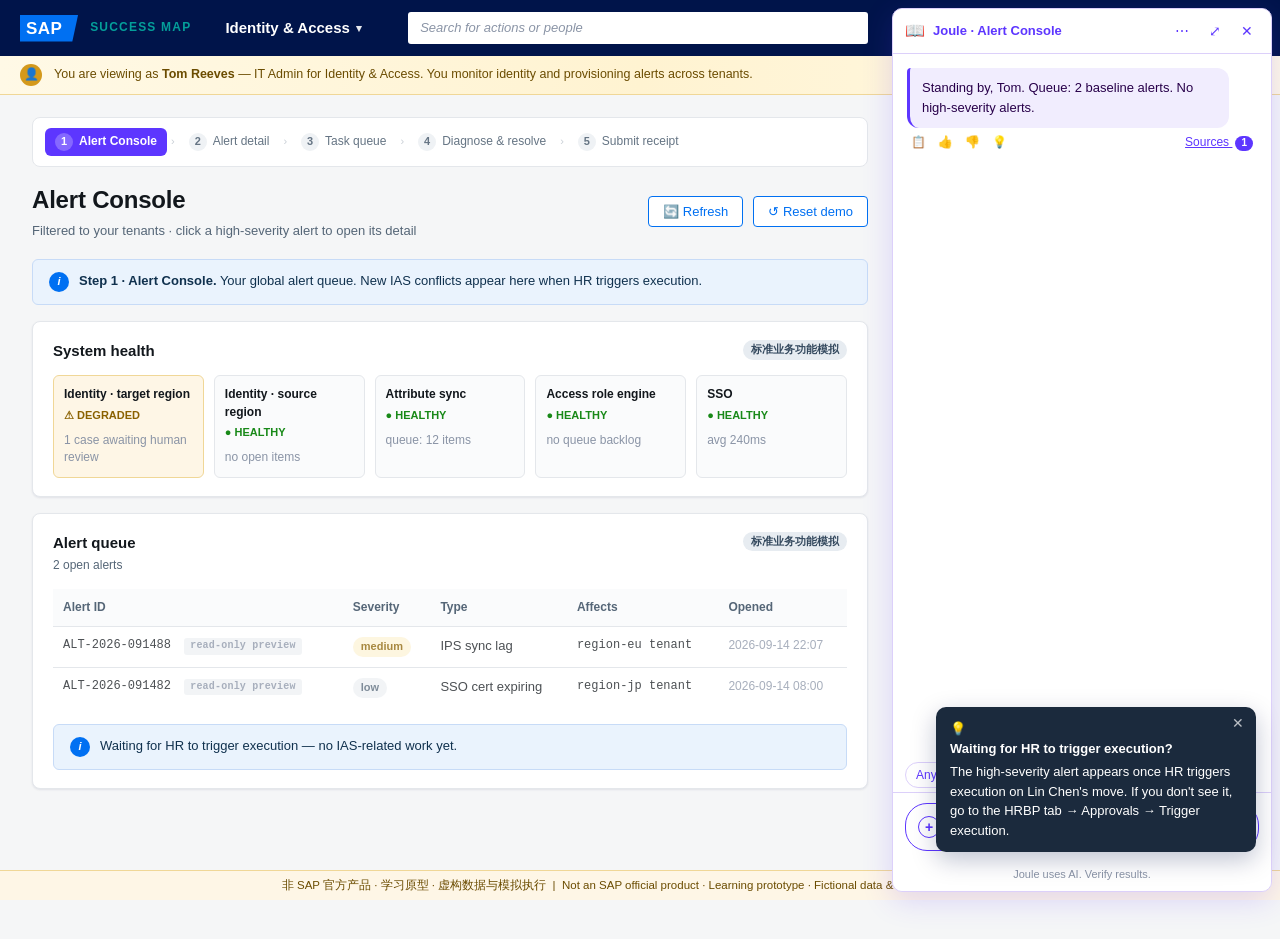
<file: prototype/it.html>
<!DOCTYPE html>
<html lang="en">
<head>
  <meta charset="UTF-8" />
  <meta name="viewport" content="width=device-width, initial-scale=1, viewport-fit=cover" />
  <title>Identity & Access · Global Mobility Assistant</title>
  <link rel="stylesheet" href="shared/tokens.css" />
  <link rel="stylesheet" href="shared/shell.css" />
  <link rel="stylesheet" href="shared/joule.css" />
  <link rel="stylesheet" href="shared/guide.css" />
  <style>
    .journey-nav { display: flex; flex-wrap: wrap; gap: 2px 4px; padding: 10px 12px; background: #fff; border: 1px solid var(--border-soft); border-radius: 8px; margin-bottom: 16px; align-items: center; }
    .journey-nav .step { padding: 5px 10px; border-radius: 6px; font-size: 12px; color: var(--text-secondary); cursor: pointer; white-space: nowrap; display: inline-flex; align-items: center; gap: 6px; user-select: none; transition: background 0.12s, color 0.12s; }
    .journey-nav .step:hover { background: var(--joule-purple-soft); color: var(--joule-purple); }
    .journey-nav .step:active { transform: scale(0.98); }
    .journey-nav .step.active { background: var(--role-it); color: #fff; font-weight: 600; }
    .journey-nav .step.done { color: var(--status-green); }
    .journey-nav .step.pending { opacity: 0.9; }
    .journey-nav .step.pending:hover { opacity: 1; background: var(--joule-purple-soft); color: var(--joule-purple); }
    .journey-nav .step .n { width: 18px; height: 18px; border-radius: 50%; background: #EEF1F4; display: flex; align-items: center; justify-content: center; font-size: 11px; font-weight: 700; color: var(--text-secondary); flex-shrink: 0; }
    .journey-nav .step.active .n { background: rgba(255,255,255,0.25); color: #fff; }
    .journey-nav .step.done .n { background: var(--status-green); color: #fff; }
    .journey-nav .sep { color: var(--border-mid); align-self: center; font-size: 11px; }
    .breadcrumb { color: var(--text-secondary); font-size: 12px; margin-bottom: 12px; }
    .breadcrumb a { color: var(--sap-blue); cursor: pointer; }
    .alert-row { cursor: pointer; }
    .alert-row.high { background: #FDF0EE; }
    .alert-row:hover { background: #F5F7FA; }
    .alert-row.high:hover { background: #FBE7E4; }
    .alert-row.readonly { cursor: default; opacity: 0.75; }
    .alert-row.readonly:hover td { background: #FAFBFC; }
    .preview-tag { display: inline-block; background: #EEF1F4; color: var(--text-muted); padding: 1px 6px; border-radius: 3px; font-size: 10px; font-weight: 600; margin-left: 6px; letter-spacing: 0.2px; }

    .diagnosis {
      background: #FDF6FE; border: 1px solid var(--joule-purple-border);
      border-left: 4px solid var(--joule-purple);
      padding: 14px 18px; border-radius: 6px; margin-bottom: 12px;
    }
    .diagnosis h4 { margin: 0 0 8px; color: var(--joule-purple-dark); font-size: 13px; }
    .diagnosis ol { margin: 6px 0 0 20px; padding: 0; }
    .diagnosis li { margin: 3px 0; font-size: 13px; }

    .health-grid { display: grid; grid-template-columns: repeat(5, 1fr); gap: 10px; }
    .health-cell { background: #FAFBFC; border: 1px solid var(--border-soft); border-radius: 6px; padding: 10px; font-size: 12px; }
    .health-cell.degraded { background: #FEF6E6; border-color: #F0D797; }
    .health-cell .h-name { font-weight: 600; margin-bottom: 4px; }
    .health-cell .h-state { font-size: 11px; }
    .health-cell.degraded .h-state { color: #8A6100; font-weight: 600; }
    .health-cell.healthy .h-state { color: var(--status-green); font-weight: 600; }

    .dep-graph { display: grid; grid-template-columns: repeat(4, 1fr); gap: 8px; }
    .dep-node { background: #FAFBFC; border: 1px solid var(--border-soft); border-radius: 6px; padding: 10px; font-size: 12px; position: relative; }
    .dep-node.confirmed { background: #F1F9F3; border-color: #C5E4CE; }
    .dep-node.failed { background: #FDECE9; border-color: #EFB4AC; }
    .dep-node.pending-dep { background: #F5F6F7; border-color: var(--border-mid); opacity: 0.75; }
    .dep-node .task-id { font-family: "SF Mono", Consolas, monospace; font-size: 11px; color: var(--text-muted); }
    .dep-node .task-label { font-weight: 600; margin: 4px 0; font-size: 12.5px; }
    .dep-node .task-meta { color: var(--text-muted); font-size: 11px; }

    /* ============ Mobile adaptation · < 768px ============ */
    @media (max-width: 768px) {
      .journey-nav { padding: 8px 10px; gap: 4px; }
      .journey-nav .step { padding: 4px 8px; font-size: 11px; }
      .journey-nav .step .n { width: 16px; height: 16px; font-size: 10px; }
      .journey-nav .sep { display: none; }
      .breadcrumb { font-size: 12px; overflow-x: auto; white-space: nowrap; -webkit-overflow-scrolling: touch; }
      .dep-graph { grid-template-columns: 1fr; gap: 8px; }
      .health-grid { grid-template-columns: repeat(2, 1fr); gap: 8px; }
      .health-cell { padding: 8px 10px; }
      .diagnosis { padding: 12px 14px; }
      .diagnosis h4 { font-size: 12.5px; }
    }
  </style>
</head>
<body class="role-it">
  <div id="topbarSlot"></div>

  <div class="app-shell">
    <main class="main-area joule-open" id="mainArea">
      <div class="journey-nav" id="journeyNav"></div>
      <div id="viewContainer"></div>
    </main>
  </div>

  <div id="jouleSlot"></div>

  <div class="global-footer">
    非 SAP 官方产品 · 学习原型 · 虚构数据与模拟执行 &nbsp;|&nbsp; Not an SAP official product · Learning prototype · Fictional data & simulated execution
  </div>

  <script src="shared/state.js"></script>
  <script src="shared/topbar.js"></script>
  <script src="shared/joule.js"></script>
  <script src="shared/guide.js"></script>
  <script src="data/it-data.js"></script>
  <script>
  const D = window.IT_DATA;
  document.getElementById("topbarSlot").innerHTML = window.TOPBAR.renderTopbar("it");
  document.getElementById("jouleSlot").innerHTML = window.JOULE.jouleHTML("it", "Joule · Identity & Access");

  // Mount guidance layers
  window.GUIDE.injectGuideButton();
  window.GUIDE.mountGuideOverlay({ suppressAutoShow: true });
  window.GUIDE.mountRoleRibbon("it");

  // Step-appropriate hints
  function showStepHintIT(step) {
    if (step === "console") {
      setTimeout(() => window.GUIDE.showHint({
        id: "it-see-alert",
        title: "Waiting for HR to trigger execution?",
        body: "The high-severity alert appears once HR triggers execution on Lin Chen's move. If you don't see it, go to the HRBP tab → Approvals → Trigger execution.",
        anchor: "bottom-right"
      }), 900);
    } else if (step === "diagnose") {
      setTimeout(() => window.GUIDE.showHint({
        id: "it-pause-3",
        title: "This is Pause #3",
        body: "Joule <b>could</b> auto-merge these records. It doesn't — because linkage is a governance decision, and any cross-border implications belong to Legal / Privacy specialists. It observes and routes.",
        anchor: "top-right"
      }), 700);
    } else if (step === "receipt") {
      setTimeout(() => window.GUIDE.showHint({
        id: "it-log-routing",
        title: "Notice the wording",
        body: "The button says <b>Log routing to HR</b> — not 'Close alert' or 'Mark resolved'. This tool doesn't close the case; the governance team does.",
        anchor: "top-right"
      }), 700);
    }
  }
  window.addEventListener("hashchange", () => showStepHintIT((location.hash || "#console").replace("#","")));
  showStepHintIT((location.hash || "#console").replace("#",""));

  const STEPS = [
    { id: "console",     n: 1, label: "Alert Console" },
    { id: "alertDetail", n: 2, label: "Alert detail" },
    { id: "queue",       n: 3, label: "Task queue" },
    { id: "diagnose",    n: 4, label: "Diagnose & resolve" },
    { id: "receipt",     n: 5, label: "Submit receipt" }
  ];

  function esc(s) { return String(s ?? "").replace(/[&<>"']/g, c => ({"&":"&amp;","<":"&lt;",">":"&gt;",'"':"&quot;","'":"&#39;"}[c])); }
  function pill(cls, text) { return `<span class="pill ${cls}">${esc(text)}</span>`; }
  const jouleCtl = window.JOULE.bindJouleShell();
  let jouleExtra = [];

  function currentStepId() {
    const h = (location.hash || "#console").replace("#","");
    return STEPS.find(s => s.id === h) ? h : "console";
  }

  function stepStatus(stepId) {
    const s = window.GMA.loadState();
    const order = STEPS.map(x => x.id);
    const idx = order.indexOf(stepId);
    const cIdx = order.indexOf(currentStepId());
    if (stepId === "diagnose" && s.iasConflictResolved) return "done";
    if (stepId === "receipt" && s.receiptSubmitted) return "done";
    if (idx < cIdx) return "done";
    if (idx === cIdx) return "active";
    return "pending";
  }

  function renderNav() {
    const nav = document.getElementById("journeyNav");
    nav.innerHTML = "";
    STEPS.forEach((step, i) => {
      const status = stepStatus(step.id);
      const el = document.createElement("div");
      el.className = "step " + status;
      el.innerHTML = `<span class="n">${status === "done" ? "✓" : step.n}</span><span>${esc(step.label)}</span>`;
      el.addEventListener("click", () => { location.hash = "#" + step.id; });
      nav.appendChild(el);
      if (i < STEPS.length - 1) {
        const sep = document.createElement("span");
        sep.className = "sep"; sep.textContent = "›";
        nav.appendChild(sep);
      }
    });
  }

  // ============ Views ============
  function view_console() {
    const s = window.GMA.loadState();
    const showPrimary = s.executionStarted && s.provisioningIssue && !s.iasConflictResolved;
    const alerts = D.alerts.filter(a => a.primary ? showPrimary : true);

    return `
      <div class="page-header">
        <div class="page-title-wrap">
          <h1 class="page-title">Alert Console</h1>
          <div class="page-sub">Filtered to your tenants · click a high-severity alert to open its detail</div>
        </div>
        <div class="page-actions">
          <button class="btn outlined" id="btnRefresh">🔄 Refresh</button>
          <button class="btn outlined" id="btnResetAll">↺ Reset demo</button>
        </div>
      </div>

      <div class="info-strip">
        <span class="i-icon">i</span>
        <div><b>Step 1 · Alert Console.</b> Your global alert queue. New IAS conflicts appear here when HR triggers execution.</div>
      </div>

      <div class="card">
        <div class="card-header">
          <div><h2 class="card-title">System health</h2></div>
          <span class="cap-tag native">标准业务功能模拟</span>
        </div>
        <div class="health-grid">
          ${D.systemHealth.map(h => {
            const sh = s.executionStarted && s.provisioningIssue && !s.iasConflictResolved ? h : { ...h, state: h.name === "IAS · region-me" ? "healthy" : h.state, note: h.name === "IAS · region-me" ? "no issues" : h.note };
            return `<div class="health-cell ${sh.state}">
              <div class="h-name">${esc(sh.name)}</div>
              <div class="h-state">${sh.state === "degraded" ? "⚠ " : "● "}${esc(sh.state.toUpperCase())}</div>
              <div class="muted small mt-8">${esc(sh.note)}</div>
            </div>`;
          }).join("")}
        </div>
      </div>

      <div class="card">
        <div class="card-header">
          <div><h2 class="card-title">Alert queue</h2>
          <div class="card-sub">${alerts.length} open alert${alerts.length !== 1 ? "s" : ""}</div></div>
          <span class="cap-tag native">标准业务功能模拟</span>
        </div>
        <table class="data-table">
          <thead><tr><th>Alert ID</th><th>Severity</th><th>Type</th><th>Affects</th><th>Opened</th></tr></thead>
          <tbody>
            ${alerts.map(a => `<tr class="alert-row ${a.severity} ${a.primary ? "" : "readonly"}" data-alert="${esc(a.id)}">
              <td class="mono">${esc(a.id)}${a.primary ? "" : ' <span class="preview-tag">read-only preview</span>'}</td>
              <td>${pill(a.severity === "high" ? "red" : a.severity === "medium" ? "yellow" : "grey", a.severity)}</td>
              <td>${esc(a.type)}</td>
              <td class="mono">${esc(a.affects)}</td>
              <td class="muted">${esc(a.opened)}</td>
            </tr>`).join("")}
          </tbody>
        </table>
        ${!s.executionStarted ? `<div class="info-strip mt-16" style="margin-bottom:0"><span class="i-icon">i</span><div>Waiting for HR to trigger execution — no IAS-related work yet.</div></div>` : ""}
      </div>
    `;
  }

  function view_alertDetail() {
    const s = window.GMA.loadState();
    if (!s.executionStarted || !s.provisioningIssue || s.iasConflictResolved) {
      return `
        <div class="breadcrumb"><a onclick="location.hash='#console'">Alert Console</a> › <b>Alert detail</b></div>
        <div class="info-strip warn"><span class="i-icon">!</span><div>No active high-severity alert. This step is available once HR triggers execution.</div></div>
      `;
    }
    return `
      <div class="breadcrumb"><a onclick="location.hash='#console'">Alert Console</a> › <b>ALT-2026-091501</b></div>

      <div class="page-header">
        <div class="page-title-wrap">
          <h1 class="page-title">ALT-2026-091501 · Identity mapping needs review</h1>
          <div class="page-sub">High severity · Affects EMP-CN-2381 · Opened 2026-11-01 03:14</div>
        </div>
        <div class="page-actions">
          <button class="btn outlined" onclick="location.hash='#console'">← Back to console</button>
          <button class="btn primary" onclick="location.hash='#queue'">See dependency graph →</button>
        </div>
      </div>

      <div class="info-strip">
        <span class="i-icon">i</span>
        <div><b>Step 2 · Alert detail.</b> Context for the alert. Next step: see which move tasks are paused and review the observation before routing.</div>
      </div>

      <div class="card">
        <div class="card-header">
          <div><h2 class="card-title">Alert context</h2></div>
          <span class="cap-tag native">标准业务功能模拟</span>
        </div>
        <ul class="kv-list">
          <li><span class="k">Alert ID</span><span class="v mono">ALT-2026-091501</span></li>
          <li><span class="k">Severity</span><span class="v">${pill("red","high")}</span></li>
          <li><span class="k">Type</span><span class="v">Identity mapping needs review</span></li>
          <li><span class="k">Affects</span><span class="v mono">EMP-CN-2381 (林晨)</span></li>
          <li><span class="k">Related move</span><span class="v mono">${esc(s.moveRequestId)}</span></li>
          <li><span class="k">Opened</span><span class="v">2026-11-01 03:14</span></li>
          <li><span class="k">Origin task</span><span class="v mono">EXEC-04 · Identity provisioning · target region</span></li>
          <li><span class="k">Downstream paused</span><span class="v mono">EXEC-05, EXEC-06, EXEC-07, EXEC-08</span></li>
        </ul>
      </div>
    `;
  }

  function view_queue() {
    const s = window.GMA.loadState();
    const tasks = D.tasks.map(t => ({ ...t }));
    if (!s.executionStarted) {
      tasks.forEach(t => t.state = "pending-dep");
    } else if (s.iasConflictResolved) {
      // Case routed to governance — downstream stays paused pending decision + target-side verification
      const e4 = tasks.find(t => t.id === "EXEC-04");
      if (e4) e4.state = "pending-review";
    } else {
      const e4 = tasks.find(t => t.id === "EXEC-04");
      if (e4) e4.state = "pending-review";
    }

    return `
      <div class="breadcrumb"><a onclick="location.hash='#console'">Alert Console</a> › <a onclick="location.hash='#alertDetail'">Alert</a> › <b>Task queue</b></div>

      <div class="page-header">
        <div class="page-title-wrap">
          <h1 class="page-title">Move task queue · dependency graph</h1>
          <div class="page-sub">Lin Chen (EMP-CN-2381) · 8 tasks · Identity / Access / SSO</div>
        </div>
        <div class="page-actions">
          <button class="btn outlined" onclick="location.hash='#alertDetail'">← Back</button>
          <button class="btn primary" onclick="location.hash='#diagnose'">Review →</button>
        </div>
      </div>

      <div class="info-strip">
        <span class="i-icon">i</span>
        <div><b>Step 3 · Task queue.</b> Submitted ≠ verified · person continuity ≠ all accounts unchanged. EXEC-04 is paused for human review; 4 downstream tasks stay paused with it.</div>
      </div>

      <div class="card">
        <div class="card-header">
          <div><h2 class="card-title">Dependency graph</h2></div>
          <span class="cap-tag native">标准业务功能模拟</span>
        </div>
        <div class="dep-graph">
          ${tasks.map(t => {
            const label = { confirmed: "✓ Done", "pending-review": "⚠ Needs review", "pending-dep": "⏳ Waits on dep." }[t.state] || t.state;
            const cls = { confirmed: "green", "pending-review": "yellow", "pending-dep": "grey" }[t.state] || "grey";
            const badge = pill(cls, label);
            const nodeCls = t.state === "pending-review" ? "failed" : t.state;
            return `<div class="dep-node ${nodeCls}">
              <div class="task-id">${esc(t.id)} · ${esc(t.system)}</div>
              <div class="task-label">${esc(t.label)}</div>
              <div class="task-meta">${esc(t.owner)}</div>
              <div class="mt-8">${badge}</div>
              ${t.deps.length ? `<div class="task-meta mt-8">deps: ${t.deps.map(esc).join(", ")}</div>` : ""}
            </div>`;
          }).join("")}
        </div>
      </div>
    `;
  }

  function view_diagnose() {
    const s = window.GMA.loadState();
    if (!s.executionStarted || !s.provisioningIssue) {
      return `
        <div class="breadcrumb"><a onclick="location.hash='#console'">Alert Console</a> › <b>Diagnose</b></div>
        <div class="info-strip warn"><span class="i-icon">!</span><div>No active IAS conflict to diagnose right now.</div></div>
      `;
    }
    if (s.iasConflictResolved) {
      return `
        <div class="breadcrumb"><a onclick="location.hash='#console'">Alert Console</a> › <b>Routed for governance review</b></div>
        <div class="conclusion-banner">
          <div class="cb-icon">→</div>
          <div>
            <div class="cb-title">EXEC-04 routed to Identity governance</div>
            <div class="cb-sub">Human review requested. Downstream provisioning remains paused. This tool does not close the alert or mark the case as resolved — that determination belongs to the governance team.</div>
          </div>
        </div>
        <div class="row" style="justify-content:flex-end;">
          <button class="btn primary" onclick="location.hash='#receipt'">Log the routing action →</button>
        </div>
      `;
    }
    const d = D.diagnosis;
    return `
      <div class="breadcrumb"><a onclick="location.hash='#console'">Alert Console</a> › <a onclick="location.hash='#queue'">Task queue</a> › <b>Review</b></div>

      <div class="page-header">
        <div class="page-title-wrap">
          <h1 class="page-title">EXEC-04 · Awaiting human review</h1>
          <div class="page-sub">Observation only · this tool does not propose an operational path or resolve the case</div>
        </div>
        <div class="page-actions">
          <button class="btn outlined" onclick="location.hash='#queue'">← Back to queue</button>
        </div>
      </div>

      <div class="info-strip">
        <span class="i-icon">i</span>
        <div><b>Step 4 · Review.</b> Joule surfaces observations and pauses. The next step — whether these records represent the same person, and how to link them — is a governance decision.</div>
      </div>

      <div class="card">
        <div class="card-header">
          <div><h2 class="card-title">Observation &amp; what to do next</h2></div>
          <span class="cap-tag ext">项目扩展设计</span>
        </div>
        <div class="two-col">
          <div>
            <div class="bold mb-8">What was observed</div>
            <div class="muted" style="line-height:1.55;">${esc(d.observation)}</div>
            <div class="bold mt-16 mb-8">Why this pauses here</div>
            <div class="muted" style="line-height:1.55;">${esc(d.whyManual)}</div>
          </div>
          <div>
            <div class="diagnosis">
              <h4>What to do next</h4>
              <ol>
                ${d.whatToDoNext.map(step => `<li>${esc(step)}</li>`).join("")}
              </ol>
            </div>
            <div class="muted small mt-8">
              <b>Owners &amp; references:</b>
              <ul style="margin:4px 0 0 18px; padding:0;">
                ${d.references.map(r => `<li>${esc(r)}</li>`).join("")}
              </ul>
            </div>
          </div>
        </div>
        <div class="info-strip warn mt-16">
          <span class="i-icon">!</span>
          <div><b>Downstream tasks paused:</b> <span class="mono">${D.downstream.join(", ")}</span> — will remain paused until the governance decision is recorded.</div>
        </div>
        <div class="row mt-16">
          <div class="spacer"></div>
          <button class="btn outlined" id="btnEscalate">Add context for governance team</button>
          <button class="btn primary" id="btnResolve">Route to Identity governance team</button>
        </div>
      </div>
    `;
  }

  function view_receipt() {
    const s = window.GMA.loadState();
    if (!s.iasConflictResolved) {
      return `
        <div class="breadcrumb"><a onclick="location.hash='#console'">Alert Console</a> › <b>Log routing</b></div>
        <div class="info-strip warn"><span class="i-icon">!</span><div>Route EXEC-04 to Identity governance first, then come back to log the routing action.</div></div>
      `;
    }
    return `
      <div class="breadcrumb"><a onclick="location.hash='#console'">Alert Console</a> › <b>Log routing</b></div>

      <div class="page-header">
        <div class="page-title-wrap">
          <h1 class="page-title">Log the routing action</h1>
          <div class="page-sub">Notify HR that the case has been routed for governance review — not that it has been resolved</div>
        </div>
        <div class="page-actions">
          <button class="btn outlined" onclick="location.hash='#diagnose'">← Back</button>
        </div>
      </div>

      <div class="info-strip ${s.receiptSubmitted ? "success" : ""}">
        <span class="i-icon">${s.receiptSubmitted ? "✓" : "i"}</span>
        <div><b>Step 5 · Log routing.</b> ${s.receiptSubmitted ? "Routing logged. HR sees the case is with the governance team, not that it is closed." : "Confirm below to log the routing action."}</div>
      </div>

      <div class="card">
        <div class="card-header">
          <div><h2 class="card-title">Routing note · draft</h2>
          <div class="card-sub">Joule drafted this; you sign off. Target-side verification is still pending.</div></div>
          <span class="cap-tag ext">项目扩展设计</span>
        </div>
        <ul class="kv-list">
          <li><span class="k">Move</span><span class="v mono">${esc(s.moveRequestId)}</span></li>
          <li><span class="k">Employee</span><span class="v">EMP-CN-2381 · 林晨</span></li>
          <li><span class="k">EXEC-04</span><span class="v">${pill("yellow","Routed · awaiting governance decision")}</span></li>
          <li><span class="k">Downstream (EXEC-05 to 08)</span><span class="v">${pill("grey","Paused · will resume after decision + target-side verification")}</span></li>
          <li><span class="k">Alert</span><span class="v mono">ALT-2026-091501 · open · under review</span></li>
          <li><span class="k">Notes for HR</span><span class="v">Case surfaced multiple candidate identity records; routed to Identity governance for human review. This tool does not determine linkage or close the alert.</span></li>
        </ul>
        <div class="row mt-16">
          <div class="spacer"></div>
          ${s.receiptSubmitted
            ? `<button class="btn outlined" disabled>Routing logged ✓</button>`
            : `<button class="btn primary" id="btnSubmitReceipt">Log routing to HR</button>`}
        </div>
      </div>
    `;
  }

  // ============ Render + bind ============
  function renderView() {
    const step = currentStepId();
    const view = { console: view_console, alertDetail: view_alertDetail, queue: view_queue, diagnose: view_diagnose, receipt: view_receipt }[step];
    document.getElementById("viewContainer").innerHTML = view();
    bindViewInteractions(step);
    renderNav();
    refreshJoule();
    refreshBadges();
  }

  function bindViewInteractions(step) {
    document.getElementById("btnRefresh")?.addEventListener("click", renderView);
    document.getElementById("btnResetAll")?.addEventListener("click", () => { window.GMA.resetState(); jouleExtra = []; renderView(); });

    if (step === "console") {
      document.querySelectorAll(".alert-row").forEach(r => {
        r.addEventListener("click", () => {
          const id = r.getAttribute("data-alert");
          if (id === "ALT-2026-091501") location.hash = "#alertDetail";
          // Non-primary alerts are read-only preview — no navigation
        });
      });
    }

    if (step === "diagnose") {
      document.getElementById("btnResolve")?.addEventListener("click", () => {
        window.GMA.mutateState(x => { x.iasConflictResolved = true; x.provisioningIssue = false; }, "it-routed-to-governance");
        jouleExtra.push({ role: "bot", html: `Case routed to the Identity governance team (simulated). This tool does not determine linkage or close the alert — awaiting their decision.`, sources: 1 });
        renderView();
      });
      document.getElementById("btnEscalate")?.addEventListener("click", () => alert("Context added for the governance team (simulated). No state change in this demo path."));
    }

    if (step === "receipt") {
      document.getElementById("btnSubmitReceipt")?.addEventListener("click", () => {
        window.GMA.mutateState(x => { x.receiptSubmitted = true; }, "it-logged-routing");
        jouleExtra.push({ role: "bot", html: `Routing logged. HR sees the case is with the governance team, not that it is closed.`, sources: 1 });
        renderView();
      });
    }
  }

  // ============ Joule (IT) with autoplay pacing ============
  function jouleFramesFor(step) {
    const s = window.GMA.loadState();
    const active = s.executionStarted && s.provisioningIssue && !s.iasConflictResolved;
    const overview = { role: "bot", autoplay: true, delay: 300,
      html: `Standing by, Tom. Queue: 2 baseline alerts. ${active ? "<strong>New high-severity alert:</strong> identity mapping for Lin Chen's move needs human review — 4 downstream tasks paused." : "No high-severity alerts."}`, sources: 1 };

    switch (step) {
      case "console":
        return [ overview ];
      case "alertDetail":
        if (!active) return [ overview, { role: "bot", autoplay: true, delay: 400, html: `Nothing to detail right now.`, sources: 1 } ];
        return [ overview,
          { role: "bot", autoplay: true, delay: 700,
            html: `EXEC-04 needs human review. 4 downstream tasks stay paused until a governance decision is recorded.`, sources: 1 } ];
      case "queue":
        if (!s.executionStarted) return [ overview, { role: "bot", autoplay: true, delay: 400, html: `Queue is idle. Once HR triggers execution the graph will activate.`, sources: 1 } ];
        return [ overview,
          { role: "bot", autoplay: true, delay: 700,
            html: `EXEC-04 is what's holding downstream. I'll show you what I observed — next step is a governance decision, not an operation I recommend.`, sources: 1 } ];
      case "diagnose":
        if (s.iasConflictResolved) return [ overview, { role: "bot", autoplay: true, delay: 400, html: `Case routed. Awaiting governance decision — I do not close it.`, sources: 1 } ];
        if (!active) return [ overview, { role: "bot", autoplay: true, delay: 400, html: `Nothing to review right now.`, sources: 1 } ];
        return [ overview,
          { role: "bot", autoplay: true, delay: 600,
            html: `Observation: automated identity mapping returned multiple candidate records. I do not conclude that they represent a conflict, or propose an operational path.`, sources: 2 },
          { role: "bot", autoplay: false, continueLabel: "▸ Why I stop here",
            html: `Whether the records represent the same person, and how to link them, is a <strong>governance decision</strong> — including any applicable data-protection or cross-border review by qualified specialists. I surface observations and route; I do not resolve.`, sources: 2 }];
      case "receipt":
        if (!s.iasConflictResolved) return [ overview, { role: "bot", autoplay: true, delay: 400, html: `Not ready — route the case for governance review first.`, sources: 1 } ];
        return [ overview,
          { role: "bot", autoplay: true, delay: 500,
            html: `Routing note drafted. Review and sign off; HR sees the case is with the governance team, not that it is closed.`, sources: 1 } ];
    }
    return [ overview ];
  }

  function handleJouleAction() {}

  function refreshJoule() {
    document.getElementById("jouleTitle").textContent = "Joule · " + (STEPS.find(x => x.id === currentStepId())?.label || "Identity & Access");
    const base = jouleFramesFor(currentStepId());
    const frames = base.concat(jouleExtra.map(f => ({ ...f, autoplay: f.autoplay !== undefined ? f.autoplay : true })));
    window.JOULE.loadSequence(frames, handleJouleAction);
    window.JOULE.setIntentRouter(itIntentRouter);
    window.JOULE.setSuggestions(itSuggestionsFor(currentStepId()));
  }

  function itSuggestionsFor(step) {
    switch (step) {
      case "console":     return ["Any high-severity alerts?", "System health status?"];
      case "alertDetail": return ["What did I observe?", "What's paused downstream?"];
      case "queue":       return ["Which task is paused?", "Show dependencies"];
      case "diagnose":    return ["Can you auto-resolve?", "Who should decide?"];
      case "receipt":     return ["What's in the routing note?"];
      default: return [];
    }
  }

  function itIntentRouter(userText) {
    const t = userText.toLowerCase();
    const s = window.GMA.loadState();
    if (/high|severity|urgent|alert/.test(t)) {
      if (s.provisioningIssue && !s.iasConflictResolved) return { html: `1 <strong>high</strong>: identity provisioning on Lin Chen's move (EXEC-04) needs human review — 4 downstream tasks paused. Plus 1 medium and 1 low.`, sources: 2 };
      return { html: `No high-severity alerts. 1 medium (IPS sync lag), 1 low (SSO cert expiring).`, sources: 1 };
    }
    if (/system|health|tenant/.test(t)) {
      return { html: `Identity (target region) is currently <strong>degraded</strong> with 1 case awaiting human review. All other components healthy.`, sources: 1 };
    }
    if (/observed|what.*happen|why.*paused|multi|candidate|record/.test(t)) {
      return { html: `Automated identity mapping returned multiple candidate records for user 'lin.chen'. Whether they represent the same person is a determination for the Identity governance team — I don't infer that from record presence alone.`, sources: 2 };
    }
    if (/downstream|block|depend|graph|paused/.test(t)) {
      return { html: `EXEC-04 is holding <span class="mono">EXEC-05, EXEC-06, EXEC-07, EXEC-08</span> — attribute sync, access role changes, and first-login verification. All resume only after the governance decision <em>and</em> target-side verification.`, sources: 1 };
    }
    if (/auto|automatic|resolve|for me|do it|merge/.test(t)) {
      return { html: `<strong>I don't auto-resolve this class of case.</strong> Identity linkage across regions is a governance decision, and any cross-border implications belong to qualified specialists. I surface observations and route — I don't propose an operational path.`, sources: 2 };
    }
    if (/who|owner|decide|responsible/.test(t)) {
      return { html: `The Identity governance team owns the linkage decision. Any data-protection or cross-border implications should be assessed by Legal / Privacy specialists — not by this tool.`, sources: 1 };
    }
    if (/receipt|submit|close|route|routing/.test(t)) {
      if (!s.iasConflictResolved) return { html: `Not yet — route the case to governance first.`, sources: 1 };
      return { html: `Routing note draft is ready. It records: case routed to Identity governance, downstream tasks remain paused, alert stays open pending decision + target-side verification. Sign off to log the routing to HR.`, sources: 1 };
    }
    return null;
  }


  function refreshBadges() {
    const s = window.GMA.loadState();
    let n = D.alerts.filter(a => !a.primary).length;
    if (s.executionStarted && s.provisioningIssue && !s.iasConflictResolved) n += 1;
    window.TOPBAR.setNotifBadge(n);
  }

  window.addEventListener("hashchange", renderView);
  window.GMA.onStateChange(renderView);
  window.GMA.loadState();
  renderView();
  </script>
</body>
</html>
</file>
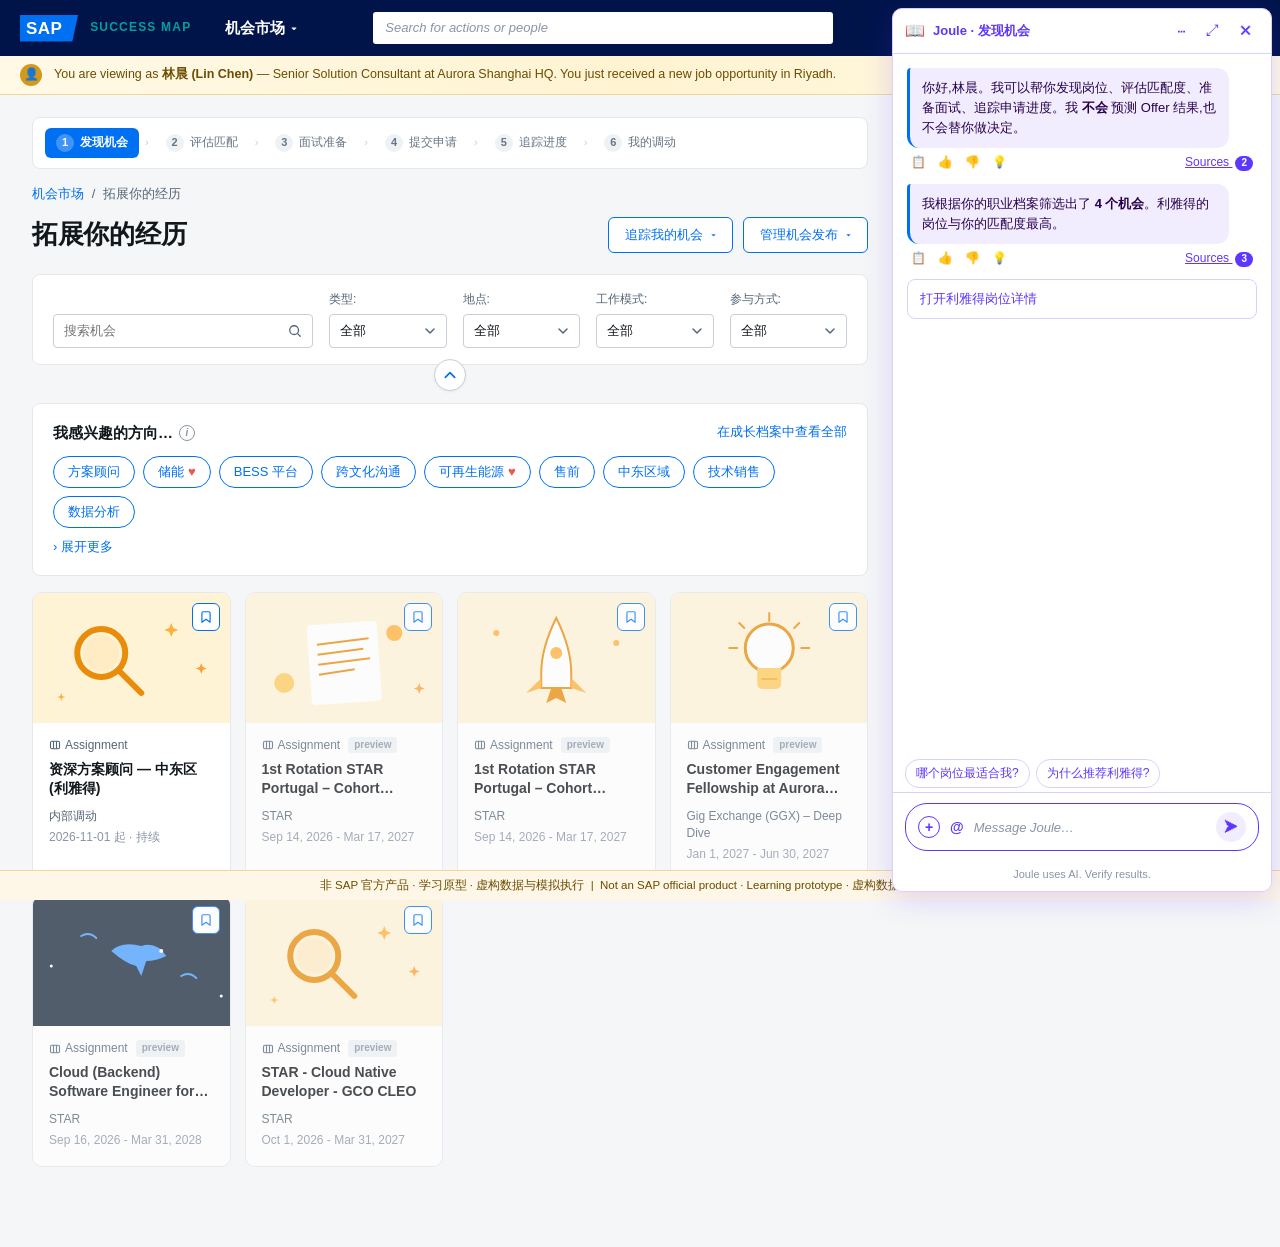
<file: prototype/zh/employee.html>
<!DOCTYPE html>
<html lang="zh-CN">
<head>
  <meta charset="UTF-8" />
  <meta name="viewport" content="width=device-width, initial-scale=1, viewport-fit=cover" />
  <title>职业发展 · Global Mobility Assistant</title>
  <link rel="stylesheet" href="../shared/tokens.css" />
  <link rel="stylesheet" href="../shared/shell.css" />
  <link rel="stylesheet" href="../shared/joule.css" />
  <link rel="stylesheet" href="../shared/guide.css" />
  <style>
    /* --------- Journey nav --------- */
    .journey-nav {
      display: flex; flex-wrap: wrap; gap: 2px 4px; padding: 10px 12px;
      background: #fff; border: 1px solid var(--border-soft);
      border-radius: 8px; margin-bottom: 16px;
      align-items: center;
    }
    .journey-nav .step {
      padding: 5px 10px; border-radius: 6px;
      font-size: 12px; color: var(--text-secondary);
      cursor: pointer; white-space: nowrap;
      border: 1px solid transparent;
      display: inline-flex; align-items: center; gap: 6px;
      user-select: none;
      transition: background 0.12s, color 0.12s;
    }
    .journey-nav .step:hover { background: #EAF3FD; color: var(--sap-blue); }
    .journey-nav .step:active { transform: scale(0.98); }
    .journey-nav .step.active { background: var(--sap-blue); color: #fff; font-weight: 600; }
    .journey-nav .step.done { color: var(--status-green); }
    .journey-nav .step.pending { opacity: 0.9; }
    .journey-nav .step.pending:hover { opacity: 1; background: #EAF3FD; color: var(--sap-blue); }
    .journey-nav .step .n {
      width: 18px; height: 18px; border-radius: 50%;
      background: #EEF1F4; display: flex; align-items: center; justify-content: center;
      font-size: 11px; font-weight: 700; color: var(--text-secondary);
      flex-shrink: 0;
    }
    .journey-nav .step.active .n { background: rgba(255,255,255,0.25); color: #fff; }
    .journey-nav .step.done .n { background: var(--status-green); color: #fff; }
    .journey-nav .sep { color: var(--border-mid); align-self: center; padding: 0 2px; font-size: 11px; }

    /* --------- Opportunity cards --------- */
    .opp-grid { display: grid; grid-template-columns: repeat(2, 1fr); gap: 14px; }
    .opp-card {
      background: #fff; border: 1px solid var(--border-soft);
      border-radius: 8px; padding: 18px; cursor: pointer;
      transition: box-shadow 0.15s, border-color 0.15s;
      display: flex; flex-direction: column;
    }
    .opp-card:hover { border-color: var(--sap-blue); box-shadow: 0 4px 12px rgba(0,112,242,0.1); }
    .opp-card.readonly { cursor: default; opacity: 0.7; }
    .opp-card.readonly:hover { border-color: var(--border-soft); box-shadow: var(--shadow-card); }
    .opp-card.highlighted { border-left: 4px solid var(--sap-blue); background: linear-gradient(90deg,#F0F7FF 0,#fff 40%); }
    .preview-tag { display: inline-block; background: #EEF1F4; color: var(--text-muted); padding: 1px 6px; border-radius: 3px; font-size: 10px; font-weight: 600; margin-left: 6px; letter-spacing: 0.2px; vertical-align: middle; }
    .opp-card .opp-title { font-weight: 600; font-size: 15px; margin-bottom: 4px; }
    .opp-card .opp-meta { color: var(--text-secondary); font-size: 12px; margin-bottom: 10px; }
    .opp-card .opp-summary { color: var(--text-primary); font-size: 13px; flex: 1; margin-bottom: 12px; line-height: 1.5; }
    .opp-card .opp-footer { display: flex; align-items: center; gap: 8px; }
    .opp-card .match { font-size: 11px; padding: 2px 8px; border-radius: 10px; font-weight: 600; }
    .opp-card .match.green  { background: var(--status-green-bg); color: var(--status-green); }
    .opp-card .match.yellow { background: var(--status-yellow-bg); color: var(--status-yellow); }
    .opp-card .match.grey   { background: var(--status-grey-bg); color: var(--status-grey); }
    .breadcrumb {
      color: var(--text-secondary); font-size: 12px; margin-bottom: 12px;
    }
    .breadcrumb a { color: var(--sap-blue); cursor: pointer; }
    .breadcrumb a:hover { text-decoration: underline; }

    /* Tracker */
    .tracker {
      padding: 4px 0;
    }
    .tracker .stage {
      display: flex; align-items: center; gap: 12px;
      padding: 10px 0; border-bottom: 1px dashed var(--border-soft);
    }
    .tracker .stage:last-child { border-bottom: none; }
    .tracker .stage .dot {
      width: 24px; height: 24px; border-radius: 50%;
      background: #EEF1F4; color: var(--text-secondary);
      display: flex; align-items: center; justify-content: center;
      font-weight: 700; font-size: 11px; flex-shrink: 0;
    }
    .tracker .stage.done .dot { background: var(--status-green); color: #fff; }
    .tracker .stage.active .dot { background: var(--sap-blue); color: #fff; box-shadow: 0 0 0 4px rgba(0,112,242,0.15); }
    .tracker .stage .info { flex: 1; }
    .tracker .stage .info .label { font-weight: 600; font-size: 13px; }
    .tracker .stage .info .date { color: var(--text-muted); font-size: 11px; margin-top: 2px; }

    .signal-form {
      background: #F7F8FA; border: 1px solid var(--border-soft);
      border-radius: 8px; padding: 14px 16px; margin-top: 14px;
    }

    /* ============ Assignment Detail (SF 机会市场 style) ============ */
    .assignment-detail {
      background: transparent;
    }
    .ad-breadcrumb {
      color: var(--sap-blue);
      font-size: 13px;
      margin-bottom: 18px;
    }
    .ad-breadcrumb a {
      color: var(--sap-blue);
      cursor: pointer;
      text-decoration: none;
    }
    .ad-breadcrumb a:hover { text-decoration: underline; }
    .ad-breadcrumb .sep { color: var(--text-secondary); margin: 0 4px; }
    .ad-breadcrumb .current { color: var(--text-secondary); }

    .ad-header {
      display: flex;
      gap: 16px;
      align-items: flex-start;
      margin-bottom: 18px;
    }
    .ad-header .ad-icon {
      width: 72px; height: 72px;
      background: linear-gradient(135deg, #FFF3D6 0%, #F5E6C9 100%);
      border-radius: 10px;
      flex-shrink: 0;
      position: relative;
      overflow: hidden;
    }
    .ad-header .ad-icon svg { width: 100%; height: 100%; display: block; }
    .ad-header .ad-title-area { flex: 1; }
    .ad-header h1 {
      font-size: 26px;
      font-weight: 700;
      color: var(--text-primary);
      margin: 0 0 8px;
      letter-spacing: -0.3px;
      display: inline;
    }
    .ad-header .ad-badges {
      display: inline-flex;
      gap: 8px;
      margin-left: 12px;
      vertical-align: middle;
    }
    .ad-badge {
      display: inline-block;
      padding: 3px 10px;
      border-radius: 4px;
      font-size: 12px;
      font-weight: 600;
    }
    .ad-badge.ongoing {
      background: #DDF3E1;
      color: #256F3A;
    }
    .ad-badge.hiring-closed {
      background: #fff;
      color: var(--text-secondary);
      border: 1px solid #C9CFD6;
    }
    .ad-period {
      color: var(--text-secondary);
      font-size: 13px;
      margin-top: 6px;
    }
    .ad-header-actions {
      display: flex;
      gap: 8px;
      align-items: center;
    }
    .ad-icon-btn {
      width: 36px; height: 36px;
      border: 1px solid #C9CFD6;
      border-radius: 6px;
      background: #fff;
      color: var(--sap-blue);
      cursor: pointer;
      display: flex; align-items: center; justify-content: center;
    }
    .ad-icon-btn:hover { background: #EAF3FD; }
    .ad-icon-btn svg { width: 16px; height: 16px; }

    .ad-tabs {
      display: flex;
      gap: 24px;
      border-bottom: 1px solid #E4E7EB;
      margin-bottom: 20px;
    }
    .ad-tab {
      padding: 10px 4px;
      font-size: 14px;
      color: var(--text-secondary);
      cursor: pointer;
      border-bottom: 2px solid transparent;
    }
    .ad-tab.active {
      color: var(--sap-blue);
      font-weight: 600;
      border-bottom-color: var(--sap-blue);
    }

    .ad-body {
      display: grid;
      grid-template-columns: 1fr 320px;
      gap: 16px;
    }
    .ad-main-col > .card,
    .ad-side-col > .card {
      background: #fff;
      border: 1px solid #E4E7EB;
      border-radius: 8px;
      padding: 22px 24px;
      margin-bottom: 16px;
      box-shadow: none;
    }
    .ad-section-title {
      font-size: 16px;
      font-weight: 700;
      color: var(--text-primary);
      margin: 0 0 14px;
    }
    .ad-section-title.mt {
      margin-top: 22px;
    }
    .ad-desc-label {
      font-weight: 600;
      color: var(--text-primary);
      font-size: 13px;
      margin-bottom: 6px;
    }
    .ad-desc-body {
      font-size: 13px;
      color: var(--text-primary);
      line-height: 1.6;
    }
    .ad-desc-body strong { font-weight: 700; }
    .ad-show-more {
      color: var(--sap-blue);
      cursor: pointer;
      font-size: 13px;
      margin-top: 10px;
      display: inline-block;
      font-weight: 500;
    }
    .ad-show-more:hover { text-decoration: underline; }
    .ad-show-more::before { content: "› "; }
    .ad-show-more.open::before { content: "⌄ "; }

    .ad-meta-grid {
      display: grid;
      grid-template-columns: repeat(4, 1fr);
      gap: 20px;
      margin-top: 20px;
      padding-top: 20px;
      border-top: 1px solid #F0F2F5;
    }
    .ad-meta-item .ad-meta-label {
      font-size: 12px;
      color: var(--text-secondary);
      margin-bottom: 4px;
      display: flex;
      align-items: center;
      gap: 4px;
    }
    .ad-meta-item .ad-meta-label .q {
      width: 14px; height: 14px;
      border: 1px solid var(--text-muted);
      color: var(--text-muted);
      border-radius: 50%;
      display: inline-flex;
      align-items: center;
      justify-content: center;
      font-size: 9px;
      cursor: help;
    }
    .ad-meta-item .ad-meta-value {
      font-size: 13px;
      color: var(--text-primary);
      font-weight: 500;
    }

    /* Attributes cards with skill progress bars */
    .ad-attributes-header {
      font-size: 13px;
      color: var(--text-secondary);
      margin-bottom: 12px;
    }
    .ad-attributes-header strong {
      color: var(--text-primary);
    }
    .ad-attr-grid {
      display: grid;
      grid-template-columns: repeat(3, 1fr);
      gap: 12px;
    }
    .ad-attr-card {
      background: #fff;
      border: 1px solid #E4E7EB;
      border-radius: 8px;
      padding: 16px 18px;
      position: relative;
    }
    .ad-attr-card .ad-attr-heart {
      position: absolute;
      top: 14px;
      right: 14px;
      cursor: pointer;
      color: #E4E7EB;
      font-size: 18px;
    }
    .ad-attr-card .ad-attr-heart.filled {
      color: #E85A4B;
    }
    .ad-attr-card .ad-attr-title {
      font-size: 14px;
      font-weight: 700;
      color: var(--text-primary);
      margin-bottom: 4px;
      padding-right: 26px;
    }
    .ad-attr-card .ad-attr-type {
      font-size: 12px;
      color: var(--text-secondary);
      margin-bottom: 16px;
    }
    .ad-attr-card .ad-attr-current {
      font-size: 12px;
      color: var(--text-secondary);
      margin-bottom: 6px;
    }
    .ad-attr-card .ad-attr-current strong {
      color: var(--text-primary);
      font-weight: 600;
    }
    /* Skill progress bar with markers */
    .ad-skill-bar {
      position: relative;
      height: 6px;
      background: #E4E7EB;
      border-radius: 3px;
      margin: 20px 0 6px;
    }
    .ad-skill-bar .ad-skill-fill {
      position: absolute;
      left: 0; top: 0; bottom: 0;
      background: linear-gradient(90deg, var(--sap-blue) 0%, #1B90FF 100%);
      border-radius: 3px;
    }
    .ad-skill-bar .ad-skill-marker {
      position: absolute;
      top: -2px;
      width: 10px; height: 10px;
      background: var(--sap-blue);
      border-radius: 50%;
      transform: translateX(-50%);
    }
    .ad-skill-bar .ad-skill-marker.expected {
      top: 8px;
      width: 0; height: 0;
      background: transparent;
      border-left: 5px solid transparent;
      border-right: 5px solid transparent;
      border-bottom: 8px solid #36A41D;
      transform: translateX(-50%);
    }
    .ad-skill-tick {
      position: absolute;
      top: 1px;
      width: 1px;
      height: 4px;
      background: #8A94A6;
    }
    .ad-expected-label {
      font-size: 11px;
      color: var(--text-secondary);
      margin-top: 8px;
    }
    .ad-expected-label strong {
      color: var(--text-primary);
      font-weight: 600;
    }

    /* Side column · Assignment Owner + Co-Owners */
    .ad-side-col .card { padding: 20px 22px; }
    .ad-side-title {
      font-size: 15px;
      font-weight: 700;
      color: var(--text-primary);
      margin: 0 0 14px;
    }
    .ad-owner-row {
      display: flex;
      align-items: center;
      gap: 10px;
      padding: 8px 0;
    }
    .ad-owner-avatar {
      width: 36px; height: 36px;
      border-radius: 50%;
      display: flex;
      align-items: center;
      justify-content: center;
      color: #fff;
      font-weight: 600;
      font-size: 13px;
      flex-shrink: 0;
    }
    .ad-owner-name {
      flex: 1;
      font-size: 13px;
      color: var(--text-primary);
      font-weight: 500;
    }
    .ad-owner-card-icon {
      color: var(--sap-blue);
      cursor: pointer;
      opacity: 0.6;
      font-size: 15px;
    }
    .ad-owner-card-icon:hover { opacity: 1; }
    .ad-owner-email {
      padding: 8px 0 4px;
      font-size: 13px;
      color: var(--text-secondary);
      border-top: 1px solid #F0F2F5;
      margin-top: 8px;
    }
    .ad-owner-email strong {
      color: var(--sap-blue);
    }
    .ad-coowners-header {
      font-size: 14px;
      font-weight: 700;
      color: var(--text-primary);
      margin: 18px 0 8px;
    }

    /* Sticky apply bar for Detail page */
    .ad-apply-bar {
      position: fixed;
      bottom: 24px;
      left: 50%;
      transform: translateX(-50%);
      background: #fff;
      border: 1px solid #E4E7EB;
      border-radius: 24px;
      padding: 8px 8px 8px 20px;
      display: flex;
      align-items: center;
      gap: 14px;
      box-shadow: 0 4px 16px rgba(0,20,74,0.12);
      z-index: 30;
      font-size: 13px;
      color: var(--text-primary);
    }
    .ad-apply-bar .apply-btn {
      background: var(--sap-blue);
      color: #fff;
      border: none;
      padding: 8px 20px;
      border-radius: 18px;
      font-size: 13px;
      font-weight: 600;
      cursor: pointer;
      font-family: inherit;
    }
    .ad-apply-bar .apply-btn:hover { background: var(--sap-blue-hover); }
    .ad-apply-bar .prep-btn {
      background: transparent;
      color: var(--sap-blue);
      border: none;
      padding: 8px 12px;
      font-size: 13px;
      font-weight: 500;
      cursor: pointer;
      font-family: inherit;
    }
    .ad-apply-bar .prep-btn:hover { text-decoration: underline; }

    /* ============ 拓展你的经历 (SF listing page) ============ */
    .bye-breadcrumb {
      color: var(--sap-blue);
      font-size: 13px;
      margin-bottom: 12px;
    }
    .bye-breadcrumb a { color: var(--sap-blue); cursor: pointer; text-decoration: none; }
    .bye-breadcrumb a:hover { text-decoration: underline; }
    .bye-breadcrumb .sep { color: var(--text-secondary); margin: 0 4px; }
    .bye-breadcrumb .current { color: var(--text-secondary); }

    .bye-header {
      display: flex;
      justify-content: space-between;
      align-items: center;
      margin-bottom: 20px;
    }
    .bye-title {
      font-size: 26px;
      font-weight: 700;
      color: var(--text-primary);
      margin: 0;
      letter-spacing: -0.3px;
    }
    .bye-header-actions {
      display: flex;
      gap: 10px;
    }
    .bye-dropdown-btn {
      background: #fff;
      color: var(--sap-blue);
      border: 1px solid var(--sap-blue);
      border-radius: 6px;
      padding: 8px 16px;
      font-size: 13px;
      font-weight: 500;
      cursor: pointer;
      font-family: inherit;
      display: inline-flex;
      align-items: center;
      gap: 6px;
    }
    .bye-dropdown-btn:hover { background: #EAF3FD; }
    .bye-dropdown-btn .caret { font-size: 10px; margin-left: 2px; }

    .bye-filters {
      background: #fff;
      border: 1px solid #E4E7EB;
      border-radius: 8px;
      padding: 16px 20px;
      margin-bottom: 8px;
      display: grid;
      grid-template-columns: 260px repeat(4, 1fr);
      gap: 16px;
      align-items: end;
    }
    .bye-filter-item .filter-label {
      font-size: 12px;
      color: var(--text-secondary);
      margin-bottom: 6px;
    }
    .bye-filter-item .filter-input,
    .bye-filter-item .filter-select {
      width: 100%;
      height: 34px;
      border: 1px solid #C9CFD6;
      border-radius: 4px;
      padding: 0 32px 0 10px;
      background: #fff;
      font-family: inherit;
      font-size: 13px;
      color: var(--text-primary);
      appearance: none;
      -webkit-appearance: none;
      background-image: url("data:image/svg+xml,%3Csvg xmlns='http://www.w3.org/2000/svg' viewBox='0 0 12 12'%3E%3Cpath d='M2 4l4 4 4-4' stroke='%23556677' stroke-width='1.5' fill='none' stroke-linecap='round' stroke-linejoin='round'/%3E%3C/svg%3E");
      background-repeat: no-repeat;
      background-position: right 10px center;
      background-size: 12px;
    }
    .bye-filter-item.search .filter-input {
      background-image: url("data:image/svg+xml,%3Csvg xmlns='http://www.w3.org/2000/svg' viewBox='0 0 16 16'%3E%3Ccircle cx='7' cy='7' r='5' stroke='%23556677' stroke-width='1.5' fill='none'/%3E%3Cline x1='11' y1='11' x2='14' y2='14' stroke='%23556677' stroke-width='1.5' stroke-linecap='round'/%3E%3C/svg%3E");
      background-position: right 10px center;
      background-size: 14px;
      background-repeat: no-repeat;
    }
    .bye-filter-toggle {
      display: flex;
      justify-content: center;
      margin: -14px 0 12px;
      position: relative;
      z-index: 2;
    }
    .bye-filter-toggle .bye-toggle-btn {
      width: 32px; height: 32px;
      background: #fff;
      border: 1px solid #C9CFD6;
      border-radius: 50%;
      display: flex;
      align-items: center;
      justify-content: center;
      cursor: pointer;
      color: var(--sap-blue);
      box-shadow: 0 1px 3px rgba(0,20,74,0.06);
    }
    .bye-filter-toggle .bye-toggle-btn:hover { background: #EAF3FD; }

    /* Interested-in chips row */
    .bye-interested {
      background: #fff;
      border: 1px solid #E4E7EB;
      border-radius: 8px;
      padding: 18px 20px;
      margin-bottom: 16px;
    }
    .bye-interested-header {
      display: flex;
      justify-content: space-between;
      align-items: center;
      margin-bottom: 12px;
    }
    .bye-interested-title {
      font-size: 15px;
      font-weight: 700;
      color: var(--text-primary);
      display: flex;
      align-items: center;
      gap: 6px;
    }
    .bye-interested-title .info-i {
      width: 16px; height: 16px;
      border: 1px solid var(--text-muted);
      color: var(--text-muted);
      border-radius: 50%;
      display: inline-flex;
      align-items: center;
      justify-content: center;
      font-size: 10px;
      font-style: italic;
    }
    .bye-view-all {
      color: var(--sap-blue);
      font-size: 13px;
      font-weight: 500;
      cursor: pointer;
      text-decoration: none;
    }
    .bye-view-all:hover { text-decoration: underline; }
    .bye-chips {
      display: flex;
      flex-wrap: wrap;
      gap: 8px;
    }
    .bye-chip {
      background: #fff;
      color: var(--sap-blue);
      border: 1px solid var(--sap-blue);
      border-radius: 20px;
      padding: 6px 14px;
      font-size: 13px;
      cursor: pointer;
      display: inline-flex;
      align-items: center;
      gap: 4px;
      font-family: inherit;
    }
    .bye-chip:hover { background: #EAF3FD; }
    .bye-chip .heart { color: #E85A4B; }
    .bye-show-more {
      color: var(--sap-blue);
      font-size: 13px;
      font-weight: 500;
      cursor: pointer;
      margin-top: 10px;
      display: inline-block;
    }
    .bye-show-more::before { content: "› "; }
    .bye-show-more:hover { text-decoration: underline; }

    /* Opportunity card grid */
    .bye-grid {
      display: grid;
      grid-template-columns: repeat(5, 1fr);
      gap: 14px;
    }
    @media (max-width: 1280px) { .bye-grid { grid-template-columns: repeat(4, 1fr); } }
    @media (max-width: 1024px) { .bye-grid { grid-template-columns: repeat(3, 1fr); } }
    @media (max-width: 720px)  { .bye-grid { grid-template-columns: repeat(2, 1fr); } }
    .bye-card {
      background: #fff;
      border: 1px solid #E4E7EB;
      border-radius: 10px;
      overflow: hidden;
      cursor: pointer;
      transition: transform 0.15s, box-shadow 0.15s;
      display: flex;
      flex-direction: column;
      position: relative;
    }
    .bye-card:hover { transform: translateY(-3px); box-shadow: 0 6px 16px rgba(0,20,74,0.1); }
    .bye-card.readonly { cursor: default; opacity: 0.75; }
    .bye-card.readonly:hover { transform: none; box-shadow: none; }
    .bye-card-media {
      height: 130px;
      position: relative;
      overflow: hidden;
    }
    .bye-card-media svg { width: 100%; height: 100%; display: block; }
    .bye-card-bookmark {
      position: absolute;
      top: 10px;
      right: 10px;
      width: 28px; height: 28px;
      background: #fff;
      border: 1px solid var(--sap-blue);
      border-radius: 6px;
      display: flex;
      align-items: center;
      justify-content: center;
      color: var(--sap-blue);
      cursor: pointer;
      z-index: 2;
    }
    .bye-card-bookmark svg { width: 14px; height: 14px; }
    .bye-card-body {
      padding: 14px 16px 16px;
      flex: 1;
      display: flex;
      flex-direction: column;
    }
    .bye-card-tag {
      color: var(--text-secondary);
      font-size: 12px;
      display: inline-flex;
      align-items: center;
      gap: 4px;
      margin-bottom: 6px;
    }
    .bye-card-tag svg { width: 12px; height: 12px; }
    .bye-card-title {
      font-size: 14px;
      font-weight: 700;
      color: var(--text-primary);
      line-height: 1.35;
      margin-bottom: 10px;
      display: -webkit-box;
      -webkit-line-clamp: 2;
      -webkit-box-orient: vertical;
      overflow: hidden;
    }
    .bye-card-type {
      font-size: 12px;
      color: var(--text-secondary);
      margin-bottom: 4px;
    }
    .bye-card-date {
      font-size: 12px;
      color: var(--text-muted);
    }
    .bye-preview-tag {
      display: inline-block;
      background: #EEF1F4;
      color: var(--text-muted);
      padding: 1px 6px;
      border-radius: 3px;
      font-size: 10px;
      font-weight: 600;
      margin-left: 4px;
    }
    .signal-form textarea {
      width: 100%; min-height: 60px; padding: 8px 10px;
      border: 1px solid var(--border-mid); border-radius: 4px;
      font-family: inherit; font-size: 13px; resize: vertical;
    }
    .signal-form .signal-preview {
      background: #fff; border: 1px dashed var(--joule-purple-border);
      padding: 8px 10px; border-radius: 4px; margin-top: 10px;
      font-size: 12px; color: var(--joule-purple-dark);
    }

    /* ============ Mobile adaptation · < 768px ============ */
    @media (max-width: 768px) {
      /* Journey nav — smaller pills, wrap tightly */
      .journey-nav { padding: 8px 10px; gap: 4px 4px; }
      .journey-nav .step { padding: 4px 8px; font-size: 11px; }
      .journey-nav .step .n { width: 16px; height: 16px; font-size: 10px; }
      .journey-nav .sep { display: none; }

      /* Assignment Detail — collapse to single column */
      .assignment-detail { max-width: 100%; overflow-x: hidden; }
      .assignment-detail * { max-width: 100%; box-sizing: border-box; }
      .ad-body { grid-template-columns: 1fr; gap: 12px; min-width: 0; }
      .ad-main-col, .ad-side-col { min-width: 0; max-width: 100%; }
      .ad-side-col { order: 2; }
      .ad-header { flex-wrap: wrap; gap: 12px; }
      .ad-header .ad-icon { width: 56px; height: 56px; }
      .ad-header .ad-title-area { flex: 1 1 100%; min-width: 0; }
      .ad-header h1 { font-size: 20px; display: block; margin-bottom: 6px; word-break: break-word; }
      .ad-header .ad-badges { margin-left: 0; margin-top: 4px; display: flex; flex-wrap: wrap; }
      .ad-header-actions { width: 100%; justify-content: flex-end; }
      .ad-period { font-size: 12px; }
      .ad-tabs { overflow-x: auto; -webkit-overflow-scrolling: touch; }
      .ad-main-col > .card, .ad-side-col > .card { padding: 16px 16px; }
      .ad-desc-body, .ad-attributes-header { word-break: break-word; overflow-wrap: anywhere; }
      .ad-owner-email { word-break: break-all; }
      .ad-meta-grid { grid-template-columns: repeat(2, 1fr); gap: 14px; }
      .ad-attr-grid { grid-template-columns: 1fr; }
      .ad-attr-card { min-width: 0; }
      .ad-breadcrumb { font-size: 12px; overflow-x: auto; white-space: nowrap; -webkit-overflow-scrolling: touch; }

      /* Apply Bar — pin to bottom edge, full width */
      .ad-apply-bar {
        left: 12px; right: 12px; transform: none;
        bottom: 40px;   /* above global-footer */
        border-radius: 12px;
        padding: 8px 12px;
        flex-wrap: wrap;
        gap: 8px;
        font-size: 12px;
      }
      .ad-apply-bar > span { flex-basis: 100%; text-align: center; }
      .ad-apply-bar .apply-btn, .ad-apply-bar .prep-btn { flex: 1; text-align: center; padding: 8px 10px; font-size: 12px; }

      /* 拓展你的经历 — mobile listing */
      .bye-header { flex-direction: column; align-items: flex-start; gap: 10px; }
      .bye-title { font-size: 20px; }
      .bye-header-actions { flex-wrap: wrap; width: 100%; }
      .bye-header-actions .bye-dropdown-btn { flex: 1; padding: 7px 12px; font-size: 12px; }
      .bye-filters {
        grid-template-columns: 1fr;
        gap: 10px;
        padding: 14px;
      }
      .bye-filters .bye-filter-item.search { grid-column: 1; }
      .bye-filter-toggle { margin: -10px 0 10px; }
      .bye-interested { padding: 14px 16px; }
      .bye-chips { gap: 6px; }
      .bye-chip { padding: 5px 10px; font-size: 12px; }
      .bye-grid { grid-template-columns: 1fr; gap: 12px; }
      .bye-card-media { height: 120px; }

      /* Opportunity cards on browse (legacy .opp-card) */
      .opp-grid { grid-template-columns: 1fr; }

      /* Tracker — visible on mobile too */
      .tracker .stage .info .label { font-size: 12.5px; }
      .tracker .stage .info .date { font-size: 10.5px; }

      /* Signal form (extension hook, hidden in demo) */
      .signal-form { padding: 12px; }

      /* Compressed body padding under sticky bars */
      body { padding-bottom: 60px; }
    }
  </style>
</head>
<body class="role-employee">
  <div id="topbarSlot"></div>

  <div class="app-shell">
    <main class="main-area joule-open" id="mainArea">

      <div class="journey-nav" id="journeyNav"></div>

      <div id="viewContainer"></div>

    </main>
  </div>

  <div id="jouleSlot"></div>

  <div class="global-footer">
    非 SAP 官方产品 · 学习原型 · 虚构数据与模拟执行 &nbsp;|&nbsp; Not an SAP official product · Learning prototype · 虚构数据与模拟执行
  </div>

  <script src="../shared/state.js"></script>
  <script src="../shared/topbar.js"></script>
  <script src="../shared/joule.js"></script>
  <script src="../shared/guide.js"></script>
  <script src="data/employee-data.js"></script>
  <script>
  const D = window.EMPLOYEE_DATA;
  document.getElementById("topbarSlot").innerHTML = window.TOPBAR.renderTopbar("employee");
  document.getElementById("jouleSlot").innerHTML = window.JOULE.jouleHTML("employee", "Joule · 职业发展");

  // Mount guidance layers
  window.GUIDE.injectGuideButton();
  window.GUIDE.mountGuideOverlay({ suppressAutoShow: true });
  window.GUIDE.mountRoleRibbon("employee");

  // Show step-appropriate hints as the user navigates
  function showStepHint(step) {
    if (step === "detail") {
      setTimeout(() => window.GUIDE.showHint({
        id: "detail-ask-joule",
        title: "试试看 —— 第 1 处暂停",
        body: "打开 Joule(💎 图标),让它分析这个岗位对你职业发展的利与弊。观察它如何对比优势、差距、权衡取舍 —— 同时指出哪些是只有你自己能权衡的。",
        anchor: "top-right"
      }), 800);
    } else if (step === "tracking") {
      setTimeout(() => window.GUIDE.showHint({
        id: "tracking-switch-hrbp",
        title: "申请已提交 —— 切换到 HRBP 视角",
        body: "打开 HRBP 视图(从引导页进入),看 HR 如何处理这个请求。状态会跨标签页同步 —— 你会从 Mira 的视角看到同一个案例。",
        anchor: "bottom-right"
      }), 600);
    } else if (step === "mymove") {
      setTimeout(() => window.GUIDE.showHint({
        id: "mymove-notice-status",
        title: "留意这里 <b>没有</b> 什么",
        body: "没有 “完成” 徽章。横幅上写的是 <b>目标侧待核实</b>。这是有意为之 —— 已提交 ≠ 已核实。",
        anchor: "top-right"
      }), 600);
    }
  }
  // Hook into hash changes
  window.addEventListener("hashchange", () => showStepHint((location.hash || "#browse").replace("#","")));
  document.addEventListener("DOMContentLoaded", () => showStepHint((location.hash || "#browse").replace("#","")));
  showStepHint((location.hash || "#browse").replace("#",""));

  const STEPS = [
    { id: "browse",   n: 1, label: "发现机会" },
    { id: "detail",   n: 2, label: "评估匹配" },
    { id: "prep",     n: 3, label: "面试准备" },
    { id: "apply",    n: 4, label: "提交申请" },
    { id: "tracking", n: 5, label: "追踪进度" },
    { id: "mymove",   n: 6, label: "我的调动" }
  ];

  function esc(s) { return String(s ?? "").replace(/[&<>"']/g, c => ({"&":"&amp;","<":"&lt;",">":"&gt;",'"':"&quot;","'":"&#39;"}[c])); }
  function pill(cls, text) { return `<span class="pill ${cls}">${esc(text)}</span>`; }

  const jouleCtl = window.JOULE.bindJouleShell();
  let jouleExtra = [];   // ephemeral messages this session

  function currentStepId() {
    const h = (location.hash || "#browse").replace("#","");
    return STEPS.find(s => s.id === h) ? h : "browse";
  }

  function stepStatus(stepId) {
    const s = window.GMA.loadState();
    const cur = currentStepId();
    if (stepId === cur) return "active";
    // "done" if the step's state has clearly happened
    if (stepId === "browse")   return cur !== "browse" ? "done" : "active";
    if (stepId === "detail")   return (cur !== "browse" && cur !== "detail") ? "done" : (cur === "detail" ? "active" : "pending");
    if (stepId === "prep")     return (["apply","tracking","mymove"].includes(cur)) ? "done" : (cur === "prep" ? "active" : "pending");
    if (stepId === "apply")    return s.employeeApplied ? "done" : (cur === "apply" ? "active" : "pending");
    if (stepId === "tracking") return s.executionStarted ? "done" : (cur === "tracking" ? "active" : "pending");
    if (stepId === "mymove")   return (s.executionStarted && !s.provisioningIssue) || s.iasConflictResolved ? "done" : (cur === "mymove" ? "active" : "pending");
    return "pending";
  }

  function renderNav() {
    const nav = document.getElementById("journeyNav");
    nav.innerHTML = "";
    STEPS.forEach((step, i) => {
      const status = stepStatus(step.id);
      const el = document.createElement("div");
      el.className = "step " + status;
      el.innerHTML = `<span class="n">${status === "done" ? "✓" : step.n}</span><span>${esc(step.label)}</span>`;
      el.addEventListener("click", () => { location.hash = "#" + step.id; });
      nav.appendChild(el);
      if (i < STEPS.length - 1) {
        const sep = document.createElement("span");
        sep.className = "sep";
        sep.textContent = "›";
        nav.appendChild(sep);
      }
    });
  }

  // ============ Views ============
  function view_browse() {
    const s = window.GMA.loadState();

    // SVG illustration for each opportunity card top (original geometric designs)
    const cardIllustration = (i) => {
      const illustrations = [
        // 0 · Magnifier / Discovery (yellow bg)
        `<svg viewBox="0 0 240 130" preserveAspectRatio="xMidYMid slice" xmlns="http://www.w3.org/2000/svg">
          <rect width="240" height="130" fill="#FFF3D6"/>
          <circle cx="90" cy="60" r="24" fill="none" stroke="#E88C0A" stroke-width="6"/>
          <circle cx="90" cy="60" r="18" fill="#FFEBC4"/>
          <line x1="107" y1="77" x2="130" y2="100" stroke="#E88C0A" stroke-width="6" stroke-linecap="round"/>
          <path d="M 160 30 l 2 5 l 5 2 l -5 2 l -2 5 l -2 -5 l -5 -2 l 5 -2 z" fill="#FFB03A"/>
          <path d="M 190 70 l 1.5 4 l 4 1.5 l -4 1.5 l -1.5 4 l -1.5 -4 l -4 -1.5 l 4 -1.5 z" fill="#FFA033"/>
          <path d="M 50 100 l 1 3 l 3 1 l -3 1 l -1 3 l -1 -3 l -3 -1 l 3 -1 z" fill="#FFB03A"/>
        </svg>`,
        // 1 · Notebook / Documents (yellow bg with paper)
        `<svg viewBox="0 0 240 130" preserveAspectRatio="xMidYMid slice" xmlns="http://www.w3.org/2000/svg">
          <rect width="240" height="130" fill="#FFF3D6"/>
          <rect x="85" y="30" width="70" height="80" rx="4" fill="#FFFFFF" transform="rotate(-4 120 70)"/>
          <line x1="94" y1="50" x2="146" y2="47" stroke="#E88C0A" stroke-width="2" transform="rotate(-4 120 70)"/>
          <line x1="94" y1="60" x2="140" y2="57" stroke="#E88C0A" stroke-width="2" transform="rotate(-4 120 70)"/>
          <line x1="94" y1="70" x2="146" y2="67" stroke="#E88C0A" stroke-width="2" transform="rotate(-4 120 70)"/>
          <line x1="94" y1="80" x2="130" y2="77" stroke="#E88C0A" stroke-width="2" transform="rotate(-4 120 70)"/>
          <circle cx="170" cy="40" r="8" fill="#FFB03A"/>
          <circle cx="60" cy="90" r="10" fill="#FFCA5E"/>
          <path d="M 195 90 l 1.5 4 l 4 1.5 l -4 1.5 l -1.5 4 l -1.5 -4 l -4 -1.5 l 4 -1.5 z" fill="#FFA033"/>
        </svg>`,
        // 2 · Rocket / Launch (yellow bg)
        `<svg viewBox="0 0 240 130" preserveAspectRatio="xMidYMid slice" xmlns="http://www.w3.org/2000/svg">
          <rect width="240" height="130" fill="#FFF3D6"/>
          <path d="M 120 25 Q 135 55 135 80 L 135 95 L 105 95 L 105 80 Q 105 55 120 25 Z" fill="#FFFFFF" stroke="#E88C0A" stroke-width="2"/>
          <circle cx="120" cy="60" r="6" fill="#FFB03A"/>
          <path d="M 105 85 L 90 100 L 105 95 Z" fill="#FFB03A"/>
          <path d="M 135 85 L 150 100 L 135 95 Z" fill="#FFB03A"/>
          <path d="M 115 95 L 110 110 L 120 105 L 130 110 L 125 95 Z" fill="#E88C0A"/>
          <circle cx="60" cy="40" r="3" fill="#FFB03A"/>
          <circle cx="180" cy="50" r="3" fill="#FFB03A"/>
          <path d="M 195 30 l 1 3 l 3 1 l -3 1 l -1 3 l -1 -3 l -3 -1 l 3 -1 z" fill="#FFA033"/>
        </svg>`,
        // 3 · Lightbulb / Ideas (yellow bg)
        `<svg viewBox="0 0 240 130" preserveAspectRatio="xMidYMid slice" xmlns="http://www.w3.org/2000/svg">
          <rect width="240" height="130" fill="#FFF3D6"/>
          <circle cx="120" cy="55" r="24" fill="#FFFFFF" stroke="#E88C0A" stroke-width="3"/>
          <path d="M 108 75 L 108 90 Q 108 96 114 96 L 126 96 Q 132 96 132 90 L 132 75 Z" fill="#FFCA5E"/>
          <line x1="112" y1="86" x2="128" y2="86" stroke="#E88C0A" stroke-width="1"/>
          <line x1="120" y1="20" x2="120" y2="28" stroke="#E88C0A" stroke-width="2" stroke-linecap="round"/>
          <line x1="90" y1="30" x2="95" y2="35" stroke="#E88C0A" stroke-width="2" stroke-linecap="round"/>
          <line x1="150" y1="30" x2="145" y2="35" stroke="#E88C0A" stroke-width="2" stroke-linecap="round"/>
          <line x1="80" y1="55" x2="88" y2="55" stroke="#E88C0A" stroke-width="2" stroke-linecap="round"/>
          <line x1="160" y1="55" x2="152" y2="55" stroke="#E88C0A" stroke-width="2" stroke-linecap="round"/>
        </svg>`,
        // 4 · Bird / Freedom (dark navy - for one alt card)
        `<svg viewBox="0 0 240 130" preserveAspectRatio="xMidYMid slice" xmlns="http://www.w3.org/2000/svg">
          <rect width="240" height="130" fill="#1B2A3D"/>
          <path d="M 100 55 Q 110 45 130 50 Q 145 45 155 60 Q 145 65 135 65 L 130 80 L 125 70 Q 115 68 100 55 Z" fill="#4A9EFF"/>
          <circle cx="150" cy="55" r="2" fill="#FFF"/>
          <path d="M 70 40 Q 78 35 85 42" stroke="#4A9EFF" stroke-width="2" fill="none" stroke-linecap="round"/>
          <path d="M 170 80 Q 178 75 185 82" stroke="#4A9EFF" stroke-width="2" fill="none" stroke-linecap="round"/>
          <circle cx="200" cy="30" r="1.5" fill="#FFF"/>
          <circle cx="40" cy="70" r="1.5" fill="#FFF"/>
          <circle cx="210" cy="100" r="1.5" fill="#FFF"/>
        </svg>`
      ];
      return illustrations[i % illustrations.length];
    };

    // Sample additional opportunities to fill the grid (in addition to D.opportunities)
    const sampleOpps = [
      { id: "OPP-PT-01", title: "1st Rotation STAR Portugal – Cohort SEP26 - Trainee in Logistics & Digital",   type: "STAR",             period: "Sep 14, 2026 - Mar 17, 2027" },
      { id: "OPP-PT-02", title: "1st Rotation STAR Portugal – Cohort SEP26 - Trainee in Logistics & Digital 2", type: "STAR",             period: "Sep 14, 2026 - Mar 17, 2027" },
      { id: "OPP-GG-01", title: "Customer Engagement Fellowship at Aurora Community (North America)",           type: "Gig Exchange (GGX) – Deep Dive", period: "Jan 1, 2027 - Jun 30, 2027" },
      { id: "OPP-CN-01", title: "Cloud (Backend) Software Engineer for Kyma",                                   type: "STAR",             period: "Sep 16, 2026 - Mar 31, 2028" },
      { id: "OPP-DE-01", title: "STAR - Cloud Native Developer - GCO CLEO",                                     type: "STAR",             period: "Oct 1, 2026 - Mar 31, 2027" }
    ];

    return `
      <div class="bye-breadcrumb">
        <a onclick="location.href='home.html'">机会市场</a>
        <span class="sep">/</span>
        <span class="current">拓展你的经历</span>
      </div>

      <div class="bye-header">
        <h1 class="bye-title">拓展你的经历</h1>
        <div class="bye-header-actions">
          <button class="bye-dropdown-btn">追踪我的机会 <span class="caret">▾</span></button>
          <button class="bye-dropdown-btn">管理机会发布 <span class="caret">▾</span></button>
        </div>
      </div>

      <div class="bye-filters">
        <div class="bye-filter-item search">
          <div class="filter-label">&nbsp;</div>
          <input type="text" class="filter-input" placeholder="搜索机会" />
        </div>
        <div class="bye-filter-item">
          <div class="filter-label">类型:</div>
          <select class="filter-select"><option>全部</option><option>STAR</option><option>Gig Exchange</option><option>内部调动</option></select>
        </div>
        <div class="bye-filter-item">
          <div class="filter-label">地点:</div>
          <select class="filter-select"><option>全部</option><option>利雅得,沙特阿拉伯</option><option>慕尼黑,德国</option><option>新加坡</option></select>
        </div>
        <div class="bye-filter-item">
          <div class="filter-label">工作模式:</div>
          <select class="filter-select"><option>全部</option><option>驻场办公</option><option>远程</option><option>混合</option></select>
        </div>
        <div class="bye-filter-item">
          <div class="filter-label">参与方式:</div>
          <select class="filter-select"><option>全部</option><option>全职</option><option>兼职</option></select>
        </div>
      </div>

      <div class="bye-filter-toggle">
        <button class="bye-toggle-btn" title="收起筛选">
          <svg viewBox="0 0 12 12" width="14" height="14" fill="none" stroke="currentColor" stroke-width="1.5" stroke-linecap="round" stroke-linejoin="round">
            <path d="M2 8l4-4 4 4"/>
          </svg>
        </button>
      </div>

      <div class="bye-interested">
        <div class="bye-interested-header">
          <div class="bye-interested-title">
            我感兴趣的方向… <span class="info-i">i</span>
          </div>
          <a class="bye-view-all">在成长档案中查看全部</a>
        </div>
        <div class="bye-chips">
          <button class="bye-chip">方案顾问</button>
          <button class="bye-chip">储能 <span class="heart">♥</span></button>
          <button class="bye-chip">BESS 平台</button>
          <button class="bye-chip">跨文化沟通</button>
          <button class="bye-chip">可再生能源 <span class="heart">♥</span></button>
          <button class="bye-chip">售前</button>
          <button class="bye-chip">中东区域</button>
          <button class="bye-chip">技术销售</button>
          <button class="bye-chip">数据分析</button>
        </div>
        <span class="bye-show-more">展开更多</span>
      </div>

      <div class="bye-grid">
        <!-- Primary card: Lin Chen's target role (from D.opportunities) -->
        <div class="bye-card" data-job="JOB-ME-SC-14">
          <div class="bye-card-media">
            ${cardIllustration(0)}
            <button class="bye-card-bookmark" title="保存">
              <svg viewBox="0 0 24 24" fill="none" stroke="currentColor" stroke-width="2" stroke-linecap="round" stroke-linejoin="round">
                <path d="M19 21l-7-5-7 5V5a2 2 0 0 1 2-2h10a2 2 0 0 1 2 2z"/>
              </svg>
            </button>
          </div>
          <div class="bye-card-body">
            <div class="bye-card-tag">
              <svg viewBox="0 0 16 16" fill="none" stroke="currentColor" stroke-width="1.5"><rect x="2" y="3" width="12" height="10" rx="2"/><path d="M6 3v10M10 3v10"/></svg>
              Assignment
            </div>
            <div class="bye-card-title">资深方案顾问 — 中东区(利雅得)</div>
            <div class="bye-card-type">内部调动</div>
            <div class="bye-card-date">2026-11-01 起 · 持续</div>
          </div>
        </div>

        ${sampleOpps.map((o, i) => `
          <div class="bye-card readonly" data-job="${esc(o.id)}">
            <div class="bye-card-media">
              ${cardIllustration(i + 1)}
              <button class="bye-card-bookmark" title="保存">
                <svg viewBox="0 0 24 24" fill="none" stroke="currentColor" stroke-width="2" stroke-linecap="round" stroke-linejoin="round">
                  <path d="M19 21l-7-5-7 5V5a2 2 0 0 1 2-2h10a2 2 0 0 1 2 2z"/>
                </svg>
              </button>
            </div>
            <div class="bye-card-body">
              <div class="bye-card-tag">
                <svg viewBox="0 0 16 16" fill="none" stroke="currentColor" stroke-width="1.5"><rect x="2" y="3" width="12" height="10" rx="2"/><path d="M6 3v10M10 3v10"/></svg>
                Assignment <span class="bye-preview-tag">preview</span>
              </div>
              <div class="bye-card-title">${esc(o.title)}</div>
              <div class="bye-card-type">${esc(o.type)}</div>
              <div class="bye-card-date">${esc(o.period)}</div>
            </div>
          </div>
        `).join("")}
      </div>
    `;
  }

  function view_detail() {
    const s = window.GMA.loadState();
    const job = D.opportunities.find(o => o.id === "JOB-ME-SC-14");
    const applied = s.employeeApplied;

    // Skill attributes (mapped from evidence) — for the SF-style Attributes cards
    const attributes = [
      { title: "方案顾问能力", type: "技能", current: 4, currentLabel: "高级", expected: 3, expectedLabel: "熟练", favorited: true },
      { title: "储能领域", type: "技能", current: 3, currentLabel: "熟练", expected: 3, expectedLabel: "熟练", favorited: true },
      { title: "跨文化沟通", type: "技能", current: 2, currentLabel: "入门", expected: 2, expectedLabel: "入门", favorited: false }
    ];
    const skillLevels = 5;   // 1..5 with tick marks
    function skillBar(a) {
      const currentPct = ((a.current - 1) / (skillLevels - 1)) * 100;
      const expectedPct = ((a.expected - 1) / (skillLevels - 1)) * 100;
      const ticks = [];
      for (let i = 1; i <= skillLevels; i++) {
        const pct = ((i - 1) / (skillLevels - 1)) * 100;
        ticks.push(`<div class="ad-skill-tick" style="left: ${pct}%;"></div>`);
      }
      return `
        <div class="ad-skill-bar">
          <div class="ad-skill-fill" style="width: ${currentPct}%;"></div>
          ${ticks.join("")}
          <div class="ad-skill-marker" style="left: ${currentPct}%;"></div>
          <div class="ad-skill-marker expected" style="left: ${expectedPct}%;"></div>
        </div>
      `;
    }

    return `
      <div class="assignment-detail">
        <div class="ad-breadcrumb">
          <a onclick="location.href='home.html'">机会市场</a>
          <span class="sep">/</span>
          <a onclick="location.hash='#browse'">拓展你的经历</a>
          <span class="sep">/</span>
          <span class="current">岗位详情</span>
        </div>

        <div class="ad-header">
          <div class="ad-icon">
            <svg viewBox="0 0 72 72" xmlns="http://www.w3.org/2000/svg">
              <defs>
                <linearGradient id="ad-icon-bg" x1="0" y1="0" x2="1" y2="1">
                  <stop offset="0" stop-color="#FFF3D6"/>
                  <stop offset="1" stop-color="#F5E6C9"/>
                </linearGradient>
              </defs>
              <rect width="72" height="72" fill="url(#ad-icon-bg)"/>
              <!-- Magnifying glass -->
              <circle cx="30" cy="30" r="14" fill="none" stroke="#E88C0A" stroke-width="4"/>
              <circle cx="30" cy="30" r="10" fill="#FFEBC4"/>
              <line x1="40" y1="40" x2="54" y2="54" stroke="#E88C0A" stroke-width="4" stroke-linecap="round"/>
              <!-- Sparkles -->
              <path d="M 18 12 l 1.2 3 l 3 1.2 l -3 1.2 l -1.2 3 l -1.2 -3 l -3 -1.2 l 3 -1.2 z" fill="#FFB03A"/>
              <path d="M 52 22 l 1 2.5 l 2.5 1 l -2.5 1 l -1 2.5 l -1 -2.5 l -2.5 -1 l 2.5 -1 z" fill="#FFA033"/>
            </svg>
          </div>
          <div class="ad-title-area">
            <h1>${esc(job.title)}</h1>
            <span class="ad-badges">
              <span class="ad-badge ongoing">进行中</span>
              <span class="ad-badge hiring-closed">${applied ? "已申请" : "开放申请"}</span>
            </span>
            <div class="ad-period">时间:2026-09-02 至 2027-02-28</div>
          </div>
          <div class="ad-header-actions">
            <button class="ad-icon-btn" title="保存">
              <svg viewBox="0 0 24 24" fill="none" stroke="currentColor" stroke-width="2" stroke-linecap="round" stroke-linejoin="round">
                <path d="M19 21l-7-5-7 5V5a2 2 0 0 1 2-2h10a2 2 0 0 1 2 2z"/>
              </svg>
            </button>
            <button class="ad-icon-btn" title="分享">
              <svg viewBox="0 0 24 24" fill="none" stroke="currentColor" stroke-width="2" stroke-linecap="round" stroke-linejoin="round">
                <circle cx="18" cy="5" r="3"/>
                <circle cx="6" cy="12" r="3"/>
                <circle cx="18" cy="19" r="3"/>
                <line x1="8.59" y1="13.51" x2="15.42" y2="17.49"/>
                <line x1="15.41" y1="6.51" x2="8.59" y2="10.49"/>
              </svg>
            </button>
          </div>
        </div>

        <div class="ad-tabs">
          <div class="ad-tab active">岗位详情</div>
        </div>

        <div class="ad-body">
          <div class="ad-main-col">
            <div class="card">
              <h2 class="ad-section-title">关于这个岗位</h2>
              <div class="ad-desc-label">岗位描述:</div>
              <div class="ad-desc-body">
                <div style="font-weight:600; margin-bottom:6px;">角色概览</div>
                我们正在为 <strong>Aurora Middle East</strong> 利雅得团队招募一位 <strong>资深方案顾问</strong>,支持公用事业级储能项目在沙特全境的落地……
              </div>
              <span class="ad-show-more" id="adShowMore">展开更多</span>
              <div class="ad-desc-more" id="adDescMore" style="display:none; margin-top:10px; font-size:13px; color:var(--text-primary); line-height:1.6;">
                <p>你将与区域 BD 团队合作,为 100–300 MWh 级 BESS 项目设计并交付技术方案 · 主导与沙特公用事业及工业客户的售前工作坊 · 并把中东区的产品反馈回流到上海总部产品线。</p>
                <p>这是一次 <strong>目标法人直雇的完整调动</strong>(签约 Aurora Middle East LLC),不是外派。愿意适应多元文化与本地监管用工环境的候选人更佳。</p>
              </div>

              <div class="ad-meta-grid">
                <div class="ad-meta-item">
                  <div class="ad-meta-label">类型:<span class="q">?</span></div>
                  <div class="ad-meta-value">内部调动</div>
                </div>
                <div class="ad-meta-item">
                  <div class="ad-meta-label">开放名额:<span class="q">?</span></div>
                  <div class="ad-meta-value">1/1</div>
                </div>
                <div class="ad-meta-item">
                  <div class="ad-meta-label">参与方式:</div>
                  <div class="ad-meta-value">全职</div>
                </div>
                <div class="ad-meta-item">
                  <div class="ad-meta-label">工作模式:</div>
                  <div class="ad-meta-value">现场 · 利雅得</div>
                </div>
              </div>

              <div class="ad-meta-grid" style="border-top:none; padding-top:0; margin-top:14px;">
                <div class="ad-meta-item">
                  <div class="ad-meta-label">最近编辑于:</div>
                  <div class="ad-meta-value">2026-09-02</div>
                </div>
                <div class="ad-meta-item" style="grid-column: span 2;">
                  <div class="ad-meta-label">最近编辑人:</div>
                  <div class="ad-meta-value">Mira Klein</div>
                </div>
              </div>
            </div>

            <div class="info-strip" style="margin-top:2px;">
              <span class="i-icon">i</span>
              <div>
                <b>这个决定属于你。</b>Joule 可以帮你对比岗位、列出差距 —— 但家庭、人生阶段、对新市场的意愿这些不在数据里,它不会替你猜。这些由你权衡。
                <span class="cap-tag ext" style="margin-left:6px;">项目扩展设计</span>
              </div>
            </div>

            <div class="card">
              <h2 class="ad-section-title">能力属性</h2>
              <div class="ad-attributes-header">
                <strong>必要属性(3/3 全部匹配)</strong>
              </div>
              <div class="ad-attr-grid">
                ${attributes.map(a => `
                  <div class="ad-attr-card">
                    <span class="ad-attr-heart ${a.favorited ? "filled" : ""}">${a.favorited ? "♥" : "♡"}</span>
                    <div class="ad-attr-title">${esc(a.title)}</div>
                    <div class="ad-attr-type">${esc(a.type)}</div>
                    <div class="ad-attr-current">当前水平:<strong>${a.current} - ${esc(a.currentLabel)}</strong></div>
                    ${skillBar(a)}
                    <div class="ad-expected-label">期望水平:<strong>${a.expected} - ${esc(a.expectedLabel)}</strong></div>
                  </div>
                `).join("")}
              </div>
            </div>

            <div class="card" id="experienceMatchCard">
              <h2 class="ad-section-title">你的经历对照</h2>
              <div class="ad-attributes-header">来自你授权范围内的系统数据 · 员工自述项已标注。<span class="cap-tag ext" style="margin-left:6px;">项目扩展设计</span></div>
              <table class="data-table" style="margin-top:8px;">
                <thead><tr><th>岗位要求</th><th>你的匹配情况</th></tr></thead>
                <tbody>
                  ${D.evidence.map(e => `
                    <tr>
                      <td>${esc(e.req)}<div style="margin-top:4px;"><span class="src-tag ${esc(e.source)}">${esc(e.srcLabel)}</span></div></td>
                      <td>${esc(e.match)}${e.note ? `<div class="muted mt-8" style="font-size:11px;">${esc(e.note)}</div>` : ""}</td>
                    </tr>
                  `).join("")}
                </tbody>
              </table>
            </div>
          </div>

          <div class="ad-side-col">
            <div class="card">
              <h3 class="ad-side-title">岗位负责人</h3>
              <div class="ad-owner-row">
                <div class="ad-owner-avatar" style="background: linear-gradient(135deg, #A4E0C0, #049F9A);">MK</div>
                <div class="ad-owner-name">Mira Klein</div>
                <span class="ad-owner-card-icon" title="查看资料">👤</span>
              </div>
              <div class="ad-owner-email">邮箱:<strong>mira.klein@aurora-me.example</strong></div>

              <h4 class="ad-coowners-header">协同负责人</h4>
              <div class="ad-owner-row">
                <div class="ad-owner-avatar" style="background: linear-gradient(135deg, #B7D5F8, #0070F2);">AB</div>
                <div class="ad-owner-name">Anna Becker</div>
                <span class="ad-owner-card-icon" title="查看资料">👤</span>
              </div>
              <div class="ad-owner-row">
                <div class="ad-owner-avatar" style="background: linear-gradient(135deg, #FFCA5E, #E88C0A);">TW</div>
                <div class="ad-owner-name">Tim Weiss</div>
                <span class="ad-owner-card-icon" title="查看资料">👤</span>
              </div>
            </div>
          </div>
        </div>
      </div>

      <div class="ad-apply-bar">
        <span>感兴趣?先做准备,再提交申请。</span>
        <button class="prep-btn" onclick="location.hash='#prep'">准备面试</button>
        <button class="apply-btn" id="btnApply">${applied ? "继续追踪进度" : "申请这个岗位"}</button>
      </div>
    `;
  }

  function view_prep() {
    return `
      <div class="breadcrumb"><a onclick="location.hash='#browse'">职业发展</a> › <a onclick="location.hash='#detail'">资深方案顾问 — 中东区</a> › <b>面试准备</b></div>

      <div class="page-header">
        <div class="page-title-wrap">
          <h1 class="page-title">面试准备包</h1>
          <div class="page-sub">练习题 · 你在本次会话中的职业偏好不会被永久保存或披露给招聘方</div>
        </div>
        <div class="page-actions">
          <button class="btn outlined" onclick="location.hash='#detail'">← 返回岗位</button>
          <button class="btn primary" onclick="location.hash='#apply'">继续提交申请 →</button>
        </div>
      </div>

      <div class="info-strip">
        <span class="i-icon">i</span>
        <div><b>第 3 步 · 面试准备。</b> Joule 生成练习内容 · 但不预测结果 · 不给你打分。</div>
      </div>

      <div class="two-col">
        <div class="card">
          <div class="card-header">
            <div><h2 class="card-title">可能被问到的问题</h2></div>
            <span class="cap-tag ext">项目扩展设计</span>
          </div>
          <ul style="margin:0; padding-left:18px;">
            ${D.interviewPrep.questions.map(q => `<li style="margin:6px 0; line-height:1.5;">${esc(q)}</li>`).join("")}
          </ul>
        </div>
        <div class="card">
          <div class="card-header">
            <div><h2 class="card-title">建议你反问的问题</h2></div>
            <span class="cap-tag ext">项目扩展设计</span>
          </div>
          <ul style="margin:0; padding-left:18px;">
            ${D.interviewPrep.reverse.map(q => `<li style="margin:6px 0; line-height:1.5;">${esc(q)}</li>`).join("")}
          </ul>
        </div>
      </div>

      <div class="info-strip warn">
        <span class="i-icon">!</span>
        <div><b>相关的原生 AI 能力(仅作参考 · 本原型未重建):</b> Career Insights · Interview Question Generation(面试官通过 Teams 使用)· Performance Preparation Agent(当前经理使用)。每一项都需要正确的角色和入口。</div>
      </div>
    `;
  }

  function view_apply() {
    const s = window.GMA.loadState();
    const applied = s.employeeApplied;
    return `
      <div class="breadcrumb"><a onclick="location.hash='#browse'">职业发展</a> › <b>提交申请</b></div>

      <div class="page-header">
        <div class="page-title-wrap">
          <h1 class="page-title">确认你的申请</h1>
          <div class="page-sub">检查即将分享给招聘方的信息 · 确认后再提交</div>
        </div>
        <div class="page-actions">
          <button class="btn outlined" onclick="location.hash='#detail'">← 返回</button>
        </div>
      </div>

      <div class="info-strip ${applied ? "success" : ""}">
        <span class="i-icon">${applied ? "✓" : "i"}</span>
        <div><b>第 4 步 · 提交申请。</b> ${applied ? "你的申请已提交。下一步在追踪进度页查看。" : "你的候选人档案将被分享给招聘方。你可以在下方核对后再提交。"}</div>
      </div>

      <div class="card">
        <div class="card-header">
          <div><h2 class="card-title">将会分享的信息</h2>
          <div class="card-sub">来自你的候选人档案 · 由你决定哪些保持私密</div></div>
          <span class="cap-tag native">标准业务功能模拟</span>
        </div>
        <ul class="kv-list">
          <li><span class="k">员工</span><span class="v">${esc(D.self.name)} · ${esc(D.self.id)}</span></li>
          <li><span class="k">当前岗位</span><span class="v">${esc(D.self.currentTitle)} · ${esc(D.self.currentOrg)}</span></li>
          <li><span class="k">申请岗位</span><span class="v">资深方案顾问 — 中东区 · Aurora Middle East LLC</span></li>
          <li><span class="k">分享的技能</span><span class="v">方案顾问能力 · BESS 平台认证 · 英语流利 · 阿拉伯语 A1</span></li>
          <li><span class="k">离职通知期</span><span class="v">4 周</span></li>
          <li><span class="k">期望入职时间</span><span class="v">待沟通确定</span></li>
        </ul>
      </div>

      <div class="row" style="justify-content:flex-end; margin-top:16px;">
        ${applied
          ? `<button class="btn primary" onclick="location.hash='#tracking'">追踪我的申请 →</button>`
          : `<button class="btn primary" id="btnSubmitApp">提交申请</button>`}
      </div>
    `;
  }

  function view_tracking() {
    const s = window.GMA.loadState();
    const app = D.application;
    // Determine which stage is active
    let activeIdx = 4;   // move preparation by default
    if (s.approvalsSubmitted) activeIdx = 5;
    if (s.executionStarted) activeIdx = 6;
    if (s.iasConflictResolved || (s.executionStarted && !s.provisioningIssue)) activeIdx = 6;

    return `
      <div class="page-header">
        <div class="page-title-wrap">
          <h1 class="page-title">我的申请 · 追踪进度</h1>
          <div class="page-sub">${esc(app.id)} · 已于 ${esc(app.submittedOn)} 提交</div>
        </div>
        <div class="page-actions">
          <button class="btn outlined" id="btnRefresh">🔄 刷新</button>
        </div>
      </div>

      <div class="info-strip">
        <span class="i-icon">i</span>
        <div><b>第 5 步 · 追踪进度。</b> 只展示你需要看到的进度层级。审批人身份和内部审查细节在这里刻意不展示。</div>
      </div>

      <div class="card">
        <div class="card-header">
          <div><h2 class="card-title">申请时间线</h2></div>
          <span class="cap-tag native">标准业务功能模拟</span>
        </div>
        <div class="tracker">
          ${app.trackerStages.map((st, i) => {
            const cls = i < activeIdx ? "done" : i === activeIdx ? "active" : "";
            return `<div class="stage ${cls}">
              <div class="dot">${i < activeIdx ? "✓" : i + 1}</div>
              <div class="info"><div class="label">${esc(st.label)}</div><div class="date">${esc(st.date)}</div></div>
            </div>`;
          }).join("")}
        </div>
      </div>

      <div class="card">
        <div class="card-header">
          <div><h2 class="card-title">面试记录</h2></div>
          <span class="cap-tag native">标准业务功能模拟</span>
        </div>
        <table class="data-table">
          <thead><tr><th>轮次</th><th>面试方</th><th>日期</th><th>形式</th><th>状态</th></tr></thead>
          <tbody>
            ${D.interviews.map(iv => `<tr>
              <td>${esc(iv.round)}</td>
              <td>${esc(iv.with)}</td>
              <td>${esc(iv.date)}</td>
              <td>${esc(iv.modality)}</td>
              <td>${pill("green", "已完成")}</td>
            </tr>`).join("")}
          </tbody>
        </table>
      </div>

      <!-- Signal to HR — future extension, hidden by default -->
      <!-- Kept as extension hook per docs/scenario.md; not part of the 3-pause demo flow -->
    `;
  }

  function view_mymove() {
    const s = window.GMA.loadState();
    if (!s.executionStarted) {
      return `
        <div class="info-strip warn">
          <span class="i-icon">!</span>
          <div><b>第 6 步 · 我的调动。</b> 尚未开放。此栏目将在 HR 触发执行、调动正式生效后解锁。</div>
        </div>
        <div class="card">
          <div class="card-body muted">执行开始后,你会在这里看到:
            <ul>
              <li>已就绪、进行中、需要你操作的事项总览</li>
              <li>新的访问权限、汇报关系、办公地点</li>
              <li>HR 关于生效日期的最新更新</li>
            </ul>
          </div>
        </div>
      `;
    }
    const routedToGovernance = s.iasConflictResolved;
    const stillPaused = s.provisioningIssue && !routedToGovernance;
    return `
      <div class="conclusion-banner">
        <div class="cb-icon">!</div>
        <div>
          <div class="cb-title">${stillPaused
            ? "调动已生效 · 部分 IT 事项待复核"
            : "调动已生效 · 目标侧待核实"}</div>
          <div class="cb-sub">你将于 <b>${esc(s.effectiveDate)}</b> 在 Aurora Middle East LLC(利雅得)开始新岗位。${stillPaused
            ? "IT 团队已标记一项待内部复核的事项。访问权限完全就位后会通知你。"
            : "部分技术步骤已提交,但目标侧尚未核实。访问权限确认后会通知你。"}</div>
        </div>
      </div>

      <div class="card">
        <div class="card-header">
          <div><h2 class="card-title">调动总览</h2>
          <div class="card-sub">已确认、正在核实、需要你操作的事项一览。</div></div>
          <span class="cap-tag ext">项目扩展设计</span>
        </div>
        <div class="three-col">
          <div class="handoff-col done">
            <h4>✓ 已确认</h4>
            <ul>
              <li>新岗位已入档<span class="sub">资深方案顾问 · 中东区</span></li>
              <li>汇报关系已更新<span class="sub">汇报给 Anna Becker</span></li>
              <li>利雅得办公位已分配<span class="sub">阿卜杜拉国王金融区 · 4 号楼 · 12 层</span></li>
              <li>薪酬已入档<span class="sub">Offer v2 · 生效 ${esc(s.effectiveDate)}</span></li>
            </ul>
          </div>
          <div class="handoff-col progress">
            <h4>⏳ 待核实</h4>
            <ul>
              <li>工作邮箱与系统访问<span class="sub">已提交 · 待目标侧核实</span></li>
              <li>薪资流程(沙特阿拉伯)<span class="sub">首个周期:11 月末</span></li>
            </ul>
          </div>
          <div class="handoff-col paused">
            <h4>📋 你的操作</h4>
            <ul>
              <li>签署数据保护同意书<span class="sub">现已开放(适用规则由法务确认)</span></li>
              <li>与入职引导伙伴见面<span class="sub">Anna 将在第 1 周内确认</span></li>
            </ul>
          </div>
        </div>
      </div>
    `;
  }

  // ============ Render ============
  function renderView() {
    const step = currentStepId();
    const container = document.getElementById("viewContainer");
    const renderer = { browse: view_browse, detail: view_detail, prep: view_prep, apply: view_apply, tracking: view_tracking, mymove: view_mymove };
    container.innerHTML = renderer[step]();
    bindViewInteractions(step);
    renderNav();
    refreshJoule();
    refreshBadges();
    // Dynamic topbar app label based on step
    const appLabelMap = {
      browse: "机会市场",
      detail: "机会市场",
      prep:   "机会市场",
      apply:  "机会市场",
      tracking: "我的申请",
      mymove: "My Move"
    };
    const appLabelEl = document.querySelector(".app-selector span:first-child");
    if (appLabelEl) appLabelEl.textContent = appLabelMap[step] || "职业发展";
    // Hide journey nav on detail step (匹配 SF 原生页,不显示流程 nav)
    const nav = document.getElementById("journeyNav");
    if (nav) nav.style.display = (step === "detail") ? "none" : "";
  }

  function bindViewInteractions(step) {
    document.getElementById("btnRefresh")?.addEventListener("click", renderView);
    document.getElementById("btnResetAll")?.addEventListener("click", () => { window.GMA.resetState(); jouleExtra = []; renderView(); });

    if (step === "browse") {
      document.querySelectorAll(".bye-card, .opp-card").forEach(c => {
        c.addEventListener("click", (e) => {
          // Ignore clicks on bookmark button
          if (e.target.closest(".bye-card-bookmark")) { e.stopPropagation(); return; }
          const id = c.getAttribute("data-job");
          if (id === "JOB-ME-SC-14") location.hash = "#detail";
          // Non-primary opportunities are read-only preview — no navigation
        });
      });
    }

    if (step === "detail") {
      document.getElementById("btnApply")?.addEventListener("click", () => {
        const s = window.GMA.loadState();
        location.hash = s.employeeApplied ? "#tracking" : "#apply";
      });
      // Show More toggle for the description
      document.getElementById("adShowMore")?.addEventListener("click", (e) => {
        const more = document.getElementById("adDescMore");
        const btn = e.currentTarget;
        if (more.style.display === "none") {
          more.style.display = "block";
          btn.textContent = "Show Less";
          btn.classList.add("open");
        } else {
          more.style.display = "none";
          btn.textContent = "Show More";
          btn.classList.remove("open");
        }
      });
    }

    if (step === "apply") {
      document.getElementById("btnSubmitApp")?.addEventListener("click", () => {
        window.GMA.mutateState(x => { x.employeeApplied = true; }, "employee-submitted-application");
        jouleExtra.push({ role: "bot", html: `<strong>申请已提交。</strong>你可以在 <b>追踪进度</b> 里看到后续更新。任何需要你操作的事,我都会通知你。`, sources: 1 });
        renderView();
      });
    }

    if (step === "tracking") {
      // Signal card removed from demo flow (kept as extension hook only).
      // No event bindings needed for this step in the current narrative.
    }
  }

  // ============ Joule frames (employee flavor) with autoplay pacing ============
  function jouleFramesFor(step) {
    const s = window.GMA.loadState();
    const dateChanged = s.effectiveDate !== "2026-11-01";
    const executed = s.executionStarted;

    const overview = {
      role: "bot", autoplay: true, delay: 300,
      html: `你好,林晨。我可以帮你发现岗位、评估匹配度、准备面试、追踪申请进度。我 <strong>不会</strong> 预测 Offer 结果,也不会替你做决定。`,
      sources: 2
    };

    switch (step) {
      case "browse":
        return [
          overview,
          { role: "bot", autoplay: true, delay: 800,
            html: `我根据你的职业档案筛选出了 <strong>4 个机会</strong>。利雅得的岗位与你的匹配度最高。`,
            actions: [{ label: "打开利雅得岗位详情", event: "goto-detail" }],
            sources: 3 }
        ];

      case "detail":
        return [
          overview,
          { role: "bot", autoplay: true, delay: 700,
            html: `花点时间浏览岗位要求。每一条都有来源标记,系统记录还是员工自述一目了然。`,
            sources: 2 },
          { role: "user", autoplay: false, continueLabel: "▸ 请 Joule 做个人化分析",
            text: "我对这个岗位有兴趣。基于我的经历和优势,你能帮我分析一下这个岗位对我的发展有哪些利与弊吗?" },
          { role: "bot", autoplay: true, delay: 900,
            html: `很乐意帮你 <strong>做对比与反思</strong> —— 但关于你个人发展的最终判断,还是你自己来。我可以摆出这些:<ul><li><strong>契合的优势:</strong>你的方案顾问履历与 BESS 认证与核心能力要求吻合</li><li><strong>需要留意的差距:</strong>阿拉伯语能力来自你的自述,不在系统记录中 —— 招聘环节值得核实</li><li><strong>权衡取舍:</strong>中东岗位能拓宽你的区域视野,但也涉及搬迁与适应</li></ul>只有 <em>你自己</em> 能权衡的:家庭规划、人生阶段、对新市场的接受度 —— 这些不在我的数据里,我不会代你猜测。这一面,和你的经理或导师聊聊会比找我更合适。`,
            actions: [
              { label: "查看我的经历对照", event: "focus-match" },
              { label: "继续前往面试准备", event: "goto-prep" }
            ],
            sources: 2 }
        ];

      case "prep":
        return [
          overview,
          { role: "bot", autoplay: true, delay: 500,
            html: `面试准备包已就绪。练习题 —— 不是对你会被问到的题目的预测。你的笔记只保留在你这里。`,
            sources: 1 }
        ];

      case "apply":
        return [
          overview,
          { role: "bot", autoplay: true, delay: 500,
            html: `准备申请了吗?你的候选人档案会被分享 —— 在页面上核对一下。除了页面展示的内容,不会额外发送任何信息。`,
            sources: 1 }
        ];

      case "tracking": {
        const frames = [
          overview,
          { role: "bot", autoplay: true, delay: 600,
            html: `你的申请当前处于 <strong>${s.executionStarted ? "执行中" : s.approvalsSubmitted ? "正式审批中" : "调动准备中"}</strong>。任何需要你操作的事项,我都会通知你。`,
            sources: 2 }
        ];
        if (dateChanged) {
          frames.push({
            role: "bot", autoplay: false, continueLabel: "▸ 查看 HR 的更新",
            html: `<strong>HR 的更新:</strong>你的拟生效日期现已调整为 <strong>${esc(s.effectiveDate)}</strong>。你这边无需操作。`,
            sources: 1
          });
        }
        return frames;
      }

      case "mymove": {
        if (!executed) return [ overview, { role: "bot", autoplay: true, delay: 500, html: `暂时还没有 —— 这个栏目会在你的调动正式生效后解锁。`, sources: 1 } ];
        const delayed = s.provisioningIssue && !s.iasConflictResolved;
        return [
          overview,
          { role: "bot", autoplay: true, delay: 500,
            html: delayed
              ? `你的调动已经生效。IT 会在 2 个工作日内完成账户切换的收尾 —— 你这边无需操作。`
              : `你的调动已全部完成。所有访问权限均已确认。欢迎加入中东团队。`,
            sources: 1 }
        ];
      }
    }
    return [ overview ];
  }

  function refreshJoule() {
    document.getElementById("jouleTitle").textContent = "Joule · " + (STEPS.find(x => x.id === currentStepId())?.label || "职业发展");
    const base = jouleFramesFor(currentStepId());
    const frames = base.concat(jouleExtra.map(f => ({ ...f, autoplay: f.autoplay !== undefined ? f.autoplay : true })));
    window.JOULE.loadSequence(frames, handleJouleAction);
    window.JOULE.setIntentRouter(employeeIntentRouter);
    window.JOULE.setSuggestions(suggestionsForStep(currentStepId()));
  }

  // ============ Interactive input · intent router ============
  // Keyword-based routing. Not an LLM. Preset replies keep the demo predictable.
  function suggestionsForStep(step) {
    switch (step) {
      case "browse":
        return ["哪个岗位最适合我?", "为什么推荐利雅得?"];
      case "detail":
        return ["分析这个岗位对我的发展", "我的匹配度如何?", "薪酬待遇怎么样?"];
      case "prep":
        return ["他们可能会问什么?", "我可以问他们什么?"];
      case "apply":
        return ["会分享哪些信息?", "提交前我能编辑吗?"];
      case "tracking":
        return ["我的申请现在到哪一步了?", "我能给 HR 留言吗?", "什么时候能入职?"];
      case "mymove":
        return ["还有什么需要我做?", "薪资什么时候开始发?"];
      default:
        return [];
    }
  }

  function employeeIntentRouter(userText) {
    const t = userText.toLowerCase();
    const s = window.GMA.loadState();

    // ---- Pause #1 · Personal-development analysis (AI helps compare, doesn't decide) ----
    if (/should i (take|accept|apply)|worth it|is it a good|is this right for me|接受|该不该|analyze.*(role|position|development|career)|pros? and cons?|strengths?.*(match|align)|优劣势|发展|适合我/i.test(t)) {
      return {
        html: `很乐意帮你 <strong>做对比与反思</strong> —— 但关于你个人发展的最终判断,还是你自己来。我可以摆出这些:<ul><li><strong>契合的优势:</strong>你的方案顾问履历与 BESS 认证与核心能力要求吻合</li><li><strong>需要留意的差距:</strong>阿拉伯语能力来自你的自述,不在系统记录中 —— 招聘环节值得核实</li><li><strong>权衡取舍:</strong>中东岗位能拓宽你的区域视野,但也涉及搬迁与适应</li></ul>只有 <em>你自己</em> 能权衡的:家庭规划、人生阶段、对新市场的接受度 —— 这些不在我的数据里,我不会代你猜测。这一面,和你的经理或导师聊聊会比找我更合适。`,
        actions: [
          { label: "查看我的经历对照", event: "focus-match" },
          { label: "继续前往面试准备", event: "goto-prep" }
        ],
        sources: 2
      };
    }

    // Compensation
    if (/(comp|salary|pay|package|money|薪|工资|待遇)/.test(t)) {
      return {
        html: `拟定方案:<strong>沙特里亚尔 360,000/年</strong> 基本工资 + 18% 目标奖金 + 住房补贴 + 一次性搬迁补偿。现状:<strong>人民币 480,000/年</strong> 基本工资 + 15% 目标奖金。对比在评估页有详细展示 —— 我会标注版本与日期,但不会计算税后收入,也不会把这当作对你的个人承诺。`,
        sources: 2
      };
    }

    // Match / requirements
    if (/(match|requirements?|qualif|经历|要求|匹配|匹配度|符合)/.test(t)) {
      return {
        html: `你的匹配情况:<strong>2 项来自系统记录</strong>(BESS 认证、3 个头部客户售前项目),<strong>1 项来自自述</strong>(海湾工作坊观察员经历),<strong>1 项无来源</strong>(跨文化项目)。我不会编造 —— 记录里没有,不等于事实上没有。`,
        actions: [{ label: "打开评估页", event: "goto-detail" }],
        sources: 2
      };
    }

    // Interview
    if (/(interview|question|ask me|ask them|prep|面试|会问|可以问|问他|问什么)/.test(t)) {
      return {
        html: `面试准备页有 3 道练习题和 3 道反向提问。这些是练习 —— 不是对你会被问到的题目的预测。`,
        actions: [{ label: "打开面试准备", event: "goto-prep" }],
        sources: 1
      };
    }

    // Status / progress
    if (/(status|progress|where|when|start|track|进度|状态|哪一步|入职|什么时候|何时)/.test(t)) {
      const stage = s.executionStarted ? "执行中" : s.approvalsSubmitted ? "正式审批中" : "调动准备中";
      const startDate = s.effectiveDate || "2026-11-01";
      return {
        html: `你的申请当前处于 <strong>${stage}</strong>。拟入职 Aurora Middle East LLC(利雅得)的日期:<strong>${startDate}</strong>。任何需要你操作的事项,我都会及时提醒。`,
        actions: [{ label: "打开追踪进度", event: "goto-tracking" }],
        sources: 2
      };
    }

    // Signal / tell HR
    if (/(delay|postpone|tell hr|send hr|signal|note to hr|告诉hr|推迟|留言|联系hr|给\s*hr|跟hr说)/.test(t)) {
      return {
        html: `你可以在 <strong>追踪进度</strong> 页发送一个信号。我会先给你看 HR 那边会收到的预览 —— 一个抽象化的提示,而不是你的原话。在你真正面对面沟通之前,你的原话只保留在你自己的记录里。`,
        actions: [{ label: "前往信号入口", event: "goto-tracking" }],
        sources: 1
      };
    }

    // Edit before submitting (apply page)
    if (/(edit|change|modify|revise|before (submit|send)|编辑|修改|改一改|提交前|发送前|能改)/.test(t)) {
      return {
        html: `可以。在 <strong>提交申请</strong> 页,你会先看到将要分享的每一项信息 —— 员工 ID、当前岗位、目标岗位、技能、通知期、期望入职日。提交之前,这些都由你核对;哪些保持私密也由你决定。只有你点击“提交申请”后,档案才会分享给招聘方。`,
        actions: [{ label: "打开申请页", event: "goto-apply" }],
        sources: 1
      };
    }

    // Shared info on apply
    if (/(share|shared|profile|what info|visible|哪些信息)/.test(t)) {
      return {
        html: `在申请页,你可以逐条看到会被分享的内容:你的员工 ID、当前岗位、目标岗位、技能(BESS 认证、英语流利、阿拉伯语 A1)、通知期、期望入职日。除此之外不会额外发送。`,
        actions: [{ label: "打开申请页", event: "goto-apply" }],
        sources: 1
      };
    }

    // Payroll / benefits
    if (/(payroll|benefit|first cycle|gosi|social|housing|薪资|福利|社保|住房)/.test(t)) {
      return {
        html: `你在目标法人的首个薪资周期在 11 月末。本地社保与薪资配置由 HR / Payroll 专业人员处理。住房补贴是你 Offer 的组成部分。搬迁事务由 Global Mobility 团队负责。`,
        sources: 1
      };
    }

    // Which role / recommend
    if (/(which role|best|recommend|fits|哪个|推荐|riyadh|利雅得|why the)/.test(t)) {
      return {
        html: `基于你的职业档案,<strong>利雅得的资深方案顾问</strong> 匹配度最高 —— 储能领域、资深个人贡献者岗位、与你近期的 BESS 工作对得上。上海团队 lead 岗位也是高度匹配,但属于管理线的平级调动。我给你摆出匹配情况 —— 具体选哪个,由你决定。`,
        actions: [{ label: "打开利雅得详情", event: "goto-detail" }],
        sources: 2
      };
    }

    // What's left for me to do
    if (/(what.?s left|left for me|anything.*(do|need)|to-?do|还需要|还有什么|需要我做|我要做|我该做)/.test(t)) {
      return {
        html: `目前 <strong>没有需要你立即处理的事项</strong>。下一步的动作在 HR 和 IT 那边;一旦有需要你确认或操作的环节,我会在这里提醒你。你可以随时到 <strong>我的调动</strong> 页查看进度和待办。`,
        actions: [{ label: "打开我的调动", event: "goto-mymove" }],
        sources: 1
      };
    }

    // Fallback
    return null;
  }

  function handleJouleAction(ev) {
    if (ev === "goto-detail") location.hash = "#detail";
    if (ev === "goto-prep") location.hash = "#prep";
    if (ev === "goto-apply") location.hash = "#apply";
    if (ev === "goto-tracking") location.hash = "#tracking";
    if (ev === "goto-mymove") location.hash = "#mymove";
    if (ev === "focus-match") {
      const reveal = () => {
        const card = document.getElementById("experienceMatchCard");
        if (!card) return;
        card.scrollIntoView({ behavior: "smooth", block: "start" });
        card.classList.remove("flash-highlight");
        void card.offsetWidth;   // restart the animation if re-triggered
        card.classList.add("flash-highlight");
      };
      if (currentStepId() !== "detail") { location.hash = "#detail"; setTimeout(reveal, 250); }
      else { reveal(); }
    }
    if (ev === "book-chat") alert("此原型不含预约流程。真实产品中,这里会打开日历选择器。");
  }

  function refreshBadges() {
    const s = window.GMA.loadState();
    let n = D.myActions.filter(a => a.state === "todo").length;
    if (s.effectiveDate !== "2026-11-01") n += 1;
    window.TOPBAR.setNotifBadge(n);
  }

  window.addEventListener("hashchange", renderView);
  window.GMA.onStateChange(renderView);
  window.GMA.loadState();
  renderView();
  </script>
</body>
</html>
</file>
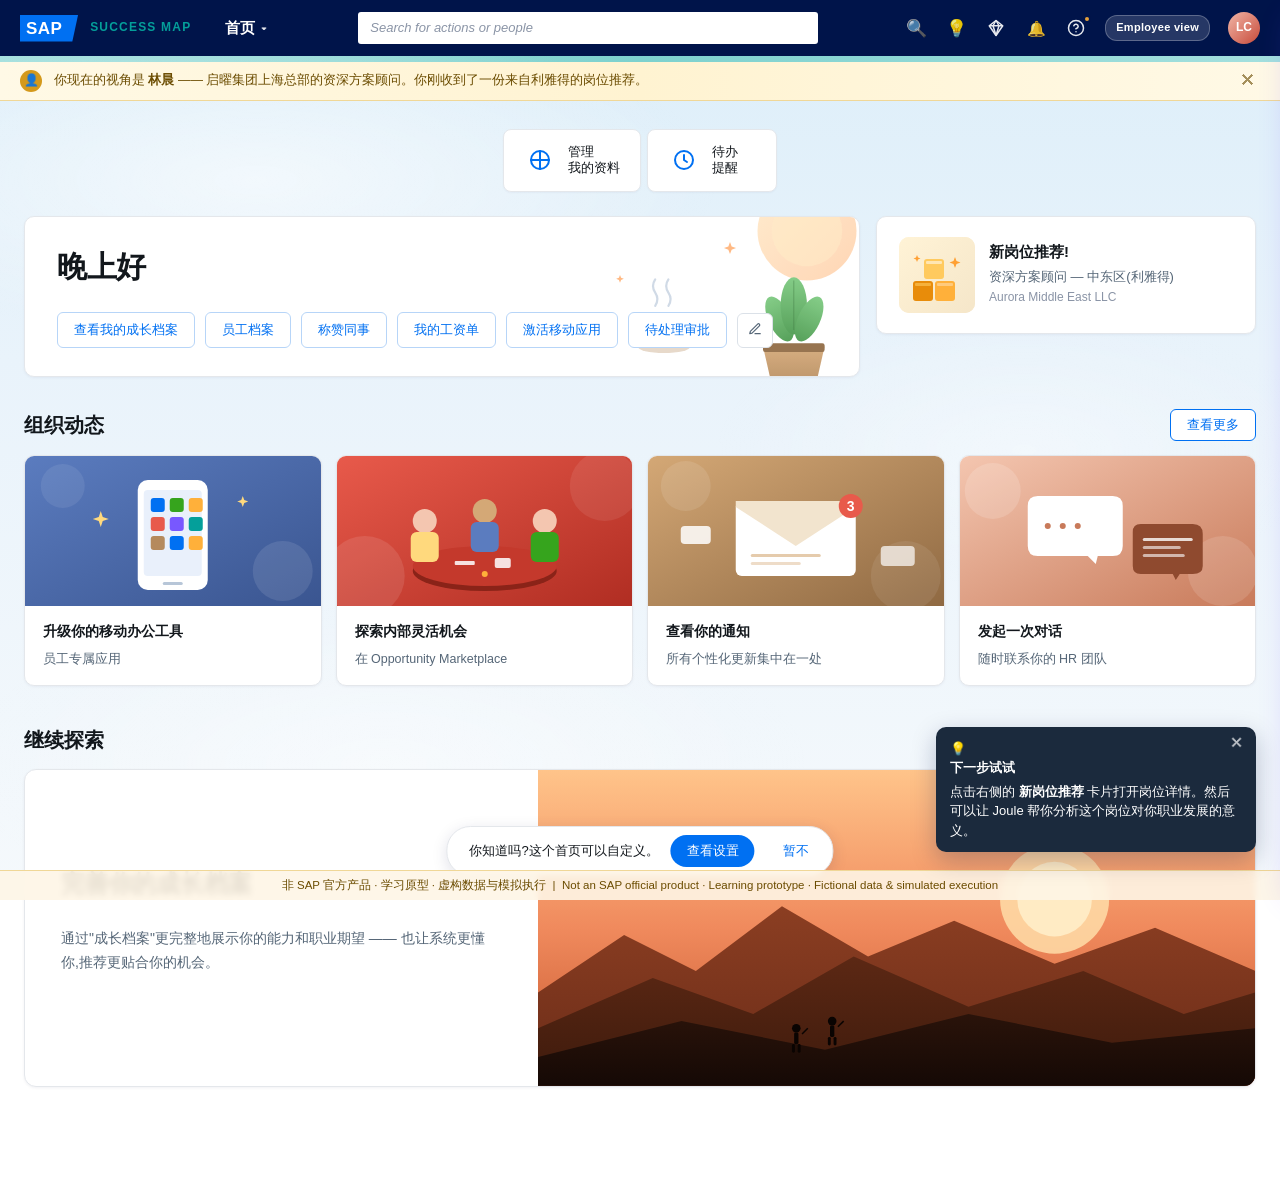
<file: prototype/zh/home.html>
<!DOCTYPE html>
<html lang="zh-CN">
<head>
  <meta charset="UTF-8" />
  <meta name="viewport" content="width=device-width, initial-scale=1, viewport-fit=cover" />
  <title>首页 · Global Mobility Assistant</title>
  <link rel="stylesheet" href="../shared/tokens.css" />
  <link rel="stylesheet" href="../shared/shell.css" />
  <link rel="stylesheet" href="../shared/joule.css" />
  <link rel="stylesheet" href="../shared/guide.css" />
  <style>
    body {
      background: linear-gradient(180deg, #DCEEF9 0%, #E9F3FB 40%, #F5F9FC 100%);
      background-attachment: fixed;
      min-height: 100vh;
    }
    body::before {
      content: "";
      position: fixed;
      inset: 0;
      background:
        radial-gradient(ellipse 60% 30% at 20% 20%, rgba(255,255,255,0.55), transparent 60%),
        radial-gradient(ellipse 40% 25% at 80% 50%, rgba(255,255,255,0.35), transparent 60%),
        radial-gradient(ellipse 55% 30% at 30% 85%, rgba(255,255,255,0.4), transparent 60%);
      pointer-events: none;
      z-index: 0;
    }
    .topbar-divider { height: 6px; background: linear-gradient(90deg, #A4E0DE 0%, #7DD1CE 50%, #A4E0DE 100%); }
    .home-main { position: relative; z-index: 1; max-width: 1280px; margin: 0 auto; padding: 20px 24px 100px; }

    .top-actions { display: flex; justify-content: center; gap: 6px; margin: 8px 0 24px; }
    .top-action-card {
      background: #fff; border: 1px solid #E4E7EB; border-radius: 8px;
      padding: 14px 20px; display: flex; align-items: center; gap: 12px;
      min-width: 130px; cursor: pointer;
      box-shadow: 0 1px 2px rgba(0,20,74,0.04);
      transition: transform 0.12s, box-shadow 0.12s;
    }
    .top-action-card:hover { transform: translateY(-1px); box-shadow: 0 3px 8px rgba(0,20,74,0.08); }
    .top-action-card .tac-icon { width: 32px; height: 32px; display: flex; align-items: center; justify-content: center; color: var(--sap-blue); font-size: 22px; flex-shrink: 0; }
    .top-action-card .tac-label { font-size: 13px; color: var(--text-primary); font-weight: 500; line-height: 1.25; }

    .greeting-row { display: grid; grid-template-columns: 1fr 380px; gap: 16px; margin-bottom: 32px; }
    .greeting-card {
      background: #fff; border: 1px solid #E4E7EB; border-radius: 10px;
      padding: 28px 32px; box-shadow: 0 1px 3px rgba(0,20,74,0.05);
      position: relative; overflow: hidden;
    }
    .greeting-card > * { position: relative; z-index: 1; }
    .greeting-card .greeting-bg { position: absolute; right: -10px; bottom: -20px; width: 300px; height: 220px; opacity: 0.92; pointer-events: none; z-index: 0; }
    .greeting-card .greeting-bg svg { width: 100%; height: 100%; display: block; }
    .greeting-card h1 { font-size: 30px; font-weight: 700; margin: 0 0 24px; color: var(--text-primary); letter-spacing: -0.3px; }
    .greeting-actions { display: flex; flex-wrap: wrap; gap: 10px; align-items: center; }
    .greeting-btn {
      background: #fff; color: var(--sap-blue); border: 1px solid #B7D5F8;
      border-radius: 6px; padding: 8px 16px; font-size: 13px; font-weight: 500;
      cursor: pointer; font-family: inherit; transition: background 0.12s, border-color 0.12s;
    }
    .greeting-btn:hover { background: #EAF3FD; border-color: var(--sap-blue); }
    .greeting-btn.edit-icon { padding: 8px 10px; color: var(--text-secondary); border-color: #DBE1E8; }
    .greeting-btn.edit-icon svg { width: 14px; height: 14px; }

    .assignment-card {
      background: #fff; border: 1px solid #E4E7EB; border-radius: 10px;
      padding: 20px 22px; box-shadow: 0 1px 3px rgba(0,20,74,0.05);
      display: flex; align-items: center; gap: 14px; cursor: pointer;
      transition: transform 0.12s, box-shadow 0.12s; height: fit-content;
    }
    .assignment-card:hover { transform: translateY(-2px); box-shadow: 0 4px 12px rgba(0,112,242,0.12); }
    .assignment-card .ac-illust {
      width: 76px; height: 76px; background: linear-gradient(135deg, #FFF3D6 0%, #F5E6C9 100%);
      border-radius: 10px; display: flex; align-items: center; justify-content: center;
      flex-shrink: 0; position: relative; overflow: hidden;
    }
    .assignment-card .ac-illust svg { width: 100%; height: 100%; display: block; }
    .assignment-card .ac-text .ac-label { font-size: 15px; font-weight: 700; color: var(--text-primary); margin-bottom: 6px; line-height: 1.3; }
    .assignment-card .ac-text .ac-title { font-size: 13px; color: var(--text-secondary); line-height: 1.4; }
    .assignment-card .ac-text .ac-sub { font-size: 12px; color: var(--text-muted); margin-top: 3px; }

    .section-header { display: flex; justify-content: space-between; align-items: center; margin: 8px 0 14px; }
    .section-title { font-size: 20px; font-weight: 700; color: var(--text-primary); margin: 0; }
    .view-more-btn {
      background: #fff; color: var(--sap-blue); border: 1px solid var(--sap-blue);
      border-radius: 6px; padding: 6px 16px; font-size: 13px; font-weight: 500;
      cursor: pointer; font-family: inherit;
    }
    .view-more-btn:hover { background: #EAF3FD; }
    .org-updates-grid { display: grid; grid-template-columns: repeat(4, 1fr); gap: 14px; margin-bottom: 40px; }
    .org-card {
      background: #fff; border: 1px solid #E4E7EB; border-radius: 10px;
      overflow: hidden; box-shadow: 0 1px 3px rgba(0,20,74,0.05);
      display: flex; flex-direction: column; cursor: pointer;
      transition: transform 0.15s, box-shadow 0.15s;
    }
    .org-card:hover { transform: translateY(-3px); box-shadow: 0 6px 16px rgba(0,20,74,0.1); }
    .org-card-media { height: 150px; position: relative; overflow: hidden; display: flex; align-items: center; justify-content: center; }
    .org-card-media svg { width: 100%; height: 100%; display: block; }
    .org-card-body { padding: 16px 18px; }
    .org-card-title { font-size: 14px; font-weight: 700; color: var(--text-primary); line-height: 1.4; margin-bottom: 8px; }
    .org-card-sub { font-size: 12.5px; color: var(--text-secondary); line-height: 1.55; }

    .explore-title { font-size: 20px; font-weight: 700; color: var(--text-primary); margin: 8px 0 14px; }
    .explore-card {
      background: #fff; border: 1px solid #E4E7EB; border-radius: 12px;
      overflow: hidden; display: grid; grid-template-columns: 1fr 1.4fr;
      box-shadow: 0 1px 3px rgba(0,20,74,0.06); min-height: 220px;
    }
    .explore-card-content { padding: 32px 36px; display: flex; flex-direction: column; justify-content: center; }
    .explore-card-title { font-size: 24px; font-weight: 700; color: var(--text-primary); margin: 0 0 12px; letter-spacing: -0.2px; }
    .explore-card-body { color: var(--text-secondary); font-size: 14px; line-height: 1.7; }
    .explore-card-media { position: relative; overflow: hidden; }
    .explore-card-media svg { width: 100%; height: 100%; display: block; }
    .explore-card-badge {
      position: absolute; right: 18px; top: 16px;
      background: rgba(255,255,255,0.2); backdrop-filter: blur(4px);
      color: #fff; padding: 4px 10px; border-radius: 12px;
      font-size: 11px; font-weight: 600; letter-spacing: 0.3px;
    }

    .personalize-bar {
      position: fixed; bottom: 24px; left: 50%; transform: translateX(-50%);
      background: #fff; border: 1px solid #E4E7EB; border-radius: 24px;
      padding: 8px 8px 8px 22px; display: flex; align-items: center; gap: 12px;
      box-shadow: 0 4px 16px rgba(0,20,74,0.12); z-index: 20;
      font-size: 13px; color: var(--text-primary);
    }
    .personalize-bar .pb-btn {
      background: var(--sap-blue); color: #fff; border: none;
      padding: 7px 16px; border-radius: 18px; font-size: 13px; font-weight: 500;
      cursor: pointer; font-family: inherit;
    }
    .personalize-bar .pb-btn:hover { background: var(--sap-blue-hover); }
    .personalize-bar .pb-dismiss {
      background: transparent; border: none; color: var(--sap-blue);
      padding: 7px 16px; font-size: 13px; font-weight: 500; cursor: pointer; font-family: inherit;
    }
    .personalize-bar .pb-dismiss:hover { text-decoration: underline; }
    .personalize-bar.hidden { display: none; }

    .global-footer { background: rgba(254, 246, 230, 0.9); backdrop-filter: blur(3px); }

    @media (max-width: 960px) {
      .greeting-row { grid-template-columns: 1fr; }
      .org-updates-grid { grid-template-columns: repeat(2, 1fr); }
      .explore-card { grid-template-columns: 1fr; }
      .explore-card-media { min-height: 180px; }
    }
    @media (max-width: 768px) {
      .topbar-divider { height: 4px; }
      .home-main { padding: 12px 14px 96px; }
      .top-actions { gap: 8px; margin: 4px 0 16px; }
      .top-action-card { padding: 10px 14px; min-width: 0; flex: 1; }
      .greeting-row { gap: 12px; margin-bottom: 20px; }
      .greeting-card { padding: 20px 18px; }
      .greeting-card h1 { font-size: 22px; margin-bottom: 16px; }
      .greeting-card .greeting-bg { width: 180px; height: 140px; right: -20px; bottom: -20px; opacity: 0.55; }
      .greeting-btn { padding: 7px 12px; font-size: 12px; }
      .assignment-card { padding: 14px 16px; }
      .assignment-card .ac-illust { width: 58px; height: 58px; }
      .section-title { font-size: 17px; }
      .org-updates-grid { grid-template-columns: 1fr; gap: 12px; margin-bottom: 28px; }
      .explore-card-content { padding: 20px 22px; }
      .explore-card-title { font-size: 20px; }
      .explore-card-media { min-height: 150px; }
      .personalize-bar { left: 12px; right: 12px; transform: none; border-radius: 14px; padding: 10px 12px; flex-wrap: wrap; gap: 8px; font-size: 12px; }
    }
  </style>
</head>
<body class="role-employee">
  <div id="topbarSlot"></div>
  <div class="topbar-divider"></div>

  <main class="home-main">

    <div class="top-actions">
      <div class="top-action-card" title="管理我的资料(演示)">
        <div class="tac-icon">
          <svg width="24" height="24" viewBox="0 0 24 24" fill="none" stroke="currentColor" stroke-width="2" stroke-linecap="round" stroke-linejoin="round">
            <circle cx="12" cy="12" r="9"/><path d="M12 3 v18 M3 12 h18"/>
          </svg>
        </div>
        <div class="tac-label">管理<br>我的资料</div>
      </div>
      <div class="top-action-card" title="待办提醒(演示)">
        <div class="tac-icon">
          <svg width="24" height="24" viewBox="0 0 24 24" fill="none" stroke="currentColor" stroke-width="2" stroke-linecap="round" stroke-linejoin="round">
            <circle cx="12" cy="12" r="9"/><path d="M12 7 v5 l3 2"/>
          </svg>
        </div>
        <div class="tac-label">待办<br>提醒</div>
      </div>
    </div>

    <div class="greeting-row">
      <div class="greeting-card">
        <div class="greeting-bg">
          <svg viewBox="0 0 260 200" xmlns="http://www.w3.org/2000/svg">
            <defs>
              <linearGradient id="sun-warm" x1="0" y1="0" x2="1" y2="1"><stop offset="0" stop-color="#FFDDA8"/><stop offset="1" stop-color="#FFB47A"/></linearGradient>
              <linearGradient id="leaf-grad" x1="0" y1="0" x2="0" y2="1"><stop offset="0" stop-color="#7BC97E"/><stop offset="1" stop-color="#4A9A4E"/></linearGradient>
              <linearGradient id="pot-grad" x1="0" y1="0" x2="0" y2="1"><stop offset="0" stop-color="#D4A876"/><stop offset="1" stop-color="#B58A5D"/></linearGradient>
            </defs>
            <circle cx="210" cy="50" r="45" fill="url(#sun-warm)" opacity="0.6"/>
            <circle cx="210" cy="50" r="32" fill="#FFEBC4" opacity="0.5"/>
            <ellipse cx="80" cy="155" rx="24" ry="6" fill="#B58A5D" opacity="0.35"/>
            <path d="M 62 130 L 62 148 Q 62 154 68 154 L 92 154 Q 98 154 98 148 L 98 130 Z" fill="#FFFFFF"/>
            <ellipse cx="80" cy="130" rx="18" ry="4" fill="#6B4423"/>
            <path d="M 98 134 Q 108 134 108 142 Q 108 150 98 150" fill="none" stroke="#FFFFFF" stroke-width="3"/>
            <path d="M 72 118 Q 76 112 72 106 Q 68 100 72 94" stroke="#B7C6D8" stroke-width="2" fill="none" stroke-linecap="round" opacity="0.7"/>
            <path d="M 84 118 Q 88 112 84 106 Q 80 100 84 94" stroke="#B7C6D8" stroke-width="2" fill="none" stroke-linecap="round" opacity="0.7"/>
            <path d="M 170 155 L 178 190 L 218 190 L 226 155 Z" fill="url(#pot-grad)"/>
            <rect x="170" y="152" width="56" height="8" rx="2" fill="#8F6942"/>
            <ellipse cx="185" cy="130" rx="10" ry="22" fill="url(#leaf-grad)" transform="rotate(-25 185 130)"/>
            <ellipse cx="198" cy="118" rx="12" ry="26" fill="url(#leaf-grad)"/>
            <ellipse cx="212" cy="130" rx="10" ry="22" fill="url(#leaf-grad)" transform="rotate(25 212 130)"/>
            <line x1="198" y1="95" x2="198" y2="140" stroke="#2E6B32" stroke-width="0.8" opacity="0.5"/>
            <path d="M 140 60 l 1.5 4 l 4 1.5 l -4 1.5 l -1.5 4 l -1.5 -4 l -4 -1.5 l 4 -1.5 z" fill="#FFB47A"/>
            <path d="M 40 90 l 1 2.5 l 2.5 1 l -2.5 1 l -1 2.5 l -1 -2.5 l -2.5 -1 l 2.5 -1 z" fill="#FFB47A"/>
          </svg>
        </div>
        <h1 id="greetingText">下午好</h1>
        <div class="greeting-actions">
          <button class="greeting-btn">查看我的成长档案</button>
          <button class="greeting-btn">员工档案</button>
          <button class="greeting-btn">称赞同事</button>
          <button class="greeting-btn">我的工资单</button>
          <button class="greeting-btn">激活移动应用</button>
          <button class="greeting-btn">待处理审批</button>
          <button class="greeting-btn edit-icon" title="自定义">
            <svg viewBox="0 0 24 24" fill="none" stroke="currentColor" stroke-width="2" stroke-linecap="round" stroke-linejoin="round"><path d="M12 20h9"/><path d="M16.5 3.5a2.121 2.121 0 0 1 3 3L7 19l-4 1 1-4L16.5 3.5z"/></svg>
          </button>
        </div>
      </div>

      <div class="assignment-card" id="assignmentCard">
        <div class="ac-illust">
          <svg viewBox="0 0 76 76" xmlns="http://www.w3.org/2000/svg">
            <defs><linearGradient id="ac-bg" x1="0" y1="0" x2="1" y2="1"><stop offset="0" stop-color="#FFF3D6"/><stop offset="1" stop-color="#F5E6C9"/></linearGradient></defs>
            <rect width="76" height="76" fill="url(#ac-bg)"/>
            <rect x="14" y="44" width="20" height="20" rx="3" fill="#E88C0A"/>
            <rect x="16" y="46" width="16" height="3" rx="1" fill="#FFCA5E" opacity="0.6"/>
            <rect x="36" y="44" width="20" height="20" rx="3" fill="#FFB03A"/>
            <rect x="38" y="46" width="16" height="3" rx="1" fill="#FFDDA8" opacity="0.6"/>
            <rect x="25" y="22" width="20" height="20" rx="3" fill="#FFCA5E"/>
            <rect x="27" y="24" width="16" height="3" rx="1" fill="#FFF3D6" opacity="0.7"/>
            <path d="M 56 20 l 1.5 4 l 4 1.5 l -4 1.5 l -1.5 4 l -1.5 -4 l -4 -1.5 l 4 -1.5 z" fill="#FFA033"/>
            <path d="M 18 18 l 1 2.5 l 2.5 1 l -2.5 1 l -1 2.5 l -1 -2.5 l -2.5 -1 l 2.5 -1 z" fill="#FFA033"/>
          </svg>
        </div>
        <div class="ac-text">
          <div class="ac-label">新岗位推荐!</div>
          <div class="ac-title">资深方案顾问 — 中东区(利雅得)</div>
          <div class="ac-sub">Aurora Middle East LLC</div>
        </div>
      </div>
    </div>

    <div class="section-header">
      <h2 class="section-title">组织动态</h2>
      <button class="view-more-btn">查看更多</button>
    </div>
    <div class="org-updates-grid">
      <div class="org-card">
        <div class="org-card-media">
          <svg viewBox="0 0 300 150" preserveAspectRatio="xMidYMid slice" xmlns="http://www.w3.org/2000/svg">
            <defs><linearGradient id="bg1" x1="0" y1="0" x2="1" y2="1"><stop offset="0" stop-color="#5B7CBF"/><stop offset="1" stop-color="#3A5590"/></linearGradient></defs>
            <rect width="300" height="150" fill="url(#bg1)"/>
            <circle cx="40" cy="30" r="22" fill="#FFFFFF" opacity="0.08"/>
            <circle cx="260" cy="115" r="30" fill="#FFFFFF" opacity="0.1"/>
            <rect x="115" y="24" width="70" height="110" rx="10" fill="#FFFFFF"/>
            <rect x="121" y="34" width="58" height="86" rx="4" fill="#E9F0FB"/>
            <rect x="128" y="42" width="14" height="14" rx="3" fill="#0070F2"/>
            <rect x="147" y="42" width="14" height="14" rx="3" fill="#36A41D"/>
            <rect x="166" y="42" width="14" height="14" rx="3" fill="#FFB03A"/>
            <rect x="128" y="61" width="14" height="14" rx="3" fill="#E85A4B"/>
            <rect x="147" y="61" width="14" height="14" rx="3" fill="#7858FF"/>
            <rect x="166" y="61" width="14" height="14" rx="3" fill="#049F9A"/>
            <rect x="128" y="80" width="14" height="14" rx="3" fill="#B58A5D"/>
            <rect x="147" y="80" width="14" height="14" rx="3" fill="#0070F2"/>
            <rect x="166" y="80" width="14" height="14" rx="3" fill="#FFB03A"/>
            <rect x="140" y="126" width="20" height="3" rx="1.5" fill="#B7C6D8"/>
            <path d="M 78 55 l 2 6 l 6 2 l -6 2 l -2 6 l -2 -6 l -6 -2 l 6 -2 z" fill="#FFD97D"/>
            <path d="M 220 40 l 1.5 4 l 4 1.5 l -4 1.5 l -1.5 4 l -1.5 -4 l -4 -1.5 l 4 -1.5 z" fill="#FFD97D"/>
          </svg>
        </div>
        <div class="org-card-body"><div class="org-card-title">升级你的移动办公工具</div><div class="org-card-sub">员工专属应用</div></div>
      </div>
      <div class="org-card">
        <div class="org-card-media">
          <svg viewBox="0 0 300 150" preserveAspectRatio="xMidYMid slice" xmlns="http://www.w3.org/2000/svg">
            <defs><linearGradient id="bg2" x1="0" y1="0" x2="1" y2="1"><stop offset="0" stop-color="#E85A4B"/><stop offset="1" stop-color="#B02D22"/></linearGradient></defs>
            <rect width="300" height="150" fill="url(#bg2)"/>
            <circle cx="30" cy="120" r="40" fill="#FFFFFF" opacity="0.1"/>
            <circle cx="270" cy="30" r="35" fill="#FFFFFF" opacity="0.08"/>
            <ellipse cx="150" cy="115" rx="72" ry="20" fill="#8A2318"/>
            <ellipse cx="150" cy="110" rx="72" ry="20" fill="#C4392C"/>
            <circle cx="90" cy="65" r="12" fill="#F4C6B0"/>
            <rect x="76" y="76" width="28" height="30" rx="6" fill="#FFD97D"/>
            <circle cx="150" cy="55" r="12" fill="#D4A876"/>
            <rect x="136" y="66" width="28" height="30" rx="6" fill="#5B7CBF"/>
            <circle cx="210" cy="65" r="12" fill="#F4C6B0"/>
            <rect x="196" y="76" width="28" height="30" rx="6" fill="#36A41D"/>
            <rect x="120" y="105" width="20" height="4" rx="1" fill="#FFFFFF" opacity="0.85"/>
            <rect x="160" y="102" width="16" height="10" rx="2" fill="#FFFFFF" opacity="0.85"/>
            <circle cx="150" cy="118" r="3" fill="#FFB03A"/>
          </svg>
        </div>
        <div class="org-card-body"><div class="org-card-title">探索内部灵活机会</div><div class="org-card-sub">在 Opportunity Marketplace</div></div>
      </div>
      <div class="org-card">
        <div class="org-card-media">
          <svg viewBox="0 0 300 150" preserveAspectRatio="xMidYMid slice" xmlns="http://www.w3.org/2000/svg">
            <defs><linearGradient id="bg3" x1="0" y1="0" x2="1" y2="1"><stop offset="0" stop-color="#D4A876"/><stop offset="1" stop-color="#8F6942"/></linearGradient></defs>
            <rect width="300" height="150" fill="url(#bg3)"/>
            <circle cx="40" cy="30" r="25" fill="#FFFFFF" opacity="0.1"/>
            <circle cx="260" cy="120" r="35" fill="#FFFFFF" opacity="0.08"/>
            <rect x="90" y="45" width="120" height="75" rx="6" fill="#FFFFFF"/>
            <path d="M 90 51 L 150 90 L 210 51 L 210 45 L 90 45 Z" fill="#F2E4CE"/>
            <rect x="105" y="98" width="70" height="3" rx="1.5" fill="#D4A876" opacity="0.6"/>
            <rect x="105" y="106" width="50" height="3" rx="1.5" fill="#D4A876" opacity="0.4"/>
            <circle cx="205" cy="50" r="12" fill="#E85A4B"/>
            <text x="205" y="55" font-family="sans-serif" font-size="14" font-weight="700" fill="#FFFFFF" text-anchor="middle">3</text>
            <rect x="35" y="70" width="30" height="18" rx="4" fill="#FFFFFF" opacity="0.85"/>
            <rect x="235" y="90" width="34" height="20" rx="4" fill="#FFFFFF" opacity="0.7"/>
          </svg>
        </div>
        <div class="org-card-body"><div class="org-card-title">查看你的通知</div><div class="org-card-sub">所有个性化更新集中在一处</div></div>
      </div>
      <div class="org-card">
        <div class="org-card-media">
          <svg viewBox="0 0 300 150" preserveAspectRatio="xMidYMid slice" xmlns="http://www.w3.org/2000/svg">
            <defs><linearGradient id="bg4" x1="0" y1="0" x2="1" y2="1"><stop offset="0" stop-color="#F4C6B0"/><stop offset="1" stop-color="#C87A5A"/></linearGradient></defs>
            <rect width="300" height="150" fill="url(#bg4)"/>
            <circle cx="35" cy="35" r="28" fill="#FFFFFF" opacity="0.15"/>
            <circle cx="265" cy="115" r="35" fill="#FFFFFF" opacity="0.12"/>
            <path d="M 70 50 L 70 90 Q 70 100 80 100 L 130 100 L 138 108 L 140 100 L 155 100 Q 165 100 165 90 L 165 50 Q 165 40 155 40 L 80 40 Q 70 40 70 50 Z" fill="#FFFFFF"/>
            <circle cx="90" cy="70" r="3" fill="#C87A5A"/>
            <circle cx="105" cy="70" r="3" fill="#C87A5A"/>
            <circle cx="120" cy="70" r="3" fill="#C87A5A"/>
            <path d="M 175 70 L 175 110 Q 175 118 183 118 L 215 118 L 218 124 L 222 118 L 235 118 Q 245 118 245 110 L 245 78 Q 245 68 235 68 L 183 68 Q 175 68 175 76 Z" fill="#8F4A2F"/>
            <rect x="185" y="82" width="50" height="3" rx="1.5" fill="#FFFFFF" opacity="0.8"/>
            <rect x="185" y="90" width="38" height="3" rx="1.5" fill="#FFFFFF" opacity="0.6"/>
            <rect x="185" y="98" width="42" height="3" rx="1.5" fill="#FFFFFF" opacity="0.6"/>
          </svg>
        </div>
        <div class="org-card-body"><div class="org-card-title">发起一次对话</div><div class="org-card-sub">随时联系你的 HR 团队</div></div>
      </div>
    </div>

    <div class="explore-title">继续探索</div>
    <div class="explore-card">
      <div class="explore-card-content">
        <h3 class="explore-card-title">完善你的成长档案</h3>
        <p class="explore-card-body">通过"成长档案"更完整地展示你的能力和职业期望 —— 也让系统更懂你,推荐更贴合你的机会。</p>
      </div>
      <div class="explore-card-media">
        <svg viewBox="0 0 500 220" preserveAspectRatio="xMidYMid slice" xmlns="http://www.w3.org/2000/svg">
          <defs>
            <linearGradient id="sky" x1="0" y1="0" x2="0" y2="1"><stop offset="0" stop-color="#FFC48A"/><stop offset="0.5" stop-color="#F08A5D"/><stop offset="1" stop-color="#C4552C"/></linearGradient>
            <linearGradient id="mtn-far" x1="0" y1="0" x2="0" y2="1"><stop offset="0" stop-color="#8B3E22"/><stop offset="1" stop-color="#6B2C18"/></linearGradient>
            <linearGradient id="mtn-mid" x1="0" y1="0" x2="0" y2="1"><stop offset="0" stop-color="#5C2814"/><stop offset="1" stop-color="#3D1A0C"/></linearGradient>
            <linearGradient id="mtn-near" x1="0" y1="0" x2="0" y2="1"><stop offset="0" stop-color="#2A130A"/><stop offset="1" stop-color="#150905"/></linearGradient>
          </defs>
          <rect width="500" height="220" fill="url(#sky)"/>
          <circle cx="360" cy="90" r="38" fill="#FFDDA8" opacity="0.85"/>
          <circle cx="360" cy="90" r="26" fill="#FFEBC4"/>
          <path d="M 0 155 L 60 115 L 110 140 L 170 95 L 230 130 L 290 105 L 360 135 L 430 110 L 500 140 L 500 220 L 0 220 Z" fill="url(#mtn-far)"/>
          <path d="M 0 180 L 80 145 L 150 170 L 220 130 L 300 165 L 380 140 L 450 170 L 500 155 L 500 220 L 0 220 Z" fill="url(#mtn-mid)"/>
          <path d="M 0 200 L 100 175 L 200 195 L 300 170 L 400 190 L 500 180 L 500 220 L 0 220 Z" fill="url(#mtn-near)"/>
          <g fill="#0A0402">
            <circle cx="180" cy="180" r="3"/><rect x="178.5" y="183" width="3" height="8" rx="1"/><rect x="177" y="191" width="2" height="6" rx="1"/><rect x="181" y="191" width="2" height="6" rx="1"/><line x1="184" y1="184" x2="188" y2="180" stroke="#0A0402" stroke-width="1"/>
            <circle cx="205" cy="175" r="3"/><rect x="203.5" y="178" width="3" height="8" rx="1"/><rect x="202" y="186" width="2" height="6" rx="1"/><rect x="206" y="186" width="2" height="6" rx="1"/><line x1="209" y1="179" x2="213" y2="175" stroke="#0A0402" stroke-width="1"/>
          </g>
        </svg>
        <div class="explore-card-badge">学习</div>
      </div>
    </div>

  </main>

  <div class="personalize-bar" id="personalizeBar">
    你知道吗?这个首页可以自定义。
    <button class="pb-btn">查看设置</button>
    <button class="pb-dismiss" id="pbDismiss">暂不</button>
  </div>

  <div id="jouleSlot"></div>

  <div class="global-footer">
    非 SAP 官方产品 · 学习原型 · 虚构数据与模拟执行 &nbsp;|&nbsp; Not an SAP official product · Learning prototype · Fictional data & simulated execution
  </div>

  <script src="../shared/state.js"></script>
  <script src="../shared/topbar.js"></script>
  <script src="../shared/joule.js"></script>
  <script src="../shared/guide.js"></script>
  <script>
    const topbarHTML = window.TOPBAR.renderTopbar("employee");
    document.getElementById("topbarSlot").innerHTML = topbarHTML
      .replace(">Career Opportunities<", ">首页<");

    // 引导层挂载 · 中文文案覆盖
    window.GUIDE.injectGuideButton();
    window.GUIDE.mountGuideOverlay({ suppressAutoShow: true });
    // 中文角色横条(手动挂,不用共享 ribbon)
    (function mountZhRibbon() {
      const key = "gma-ribbon-dismissed";
      const seen = new Set(JSON.parse(sessionStorage.getItem(key) || "[]"));
      if (seen.has("employee")) return;
      const ribbon = document.createElement("div");
      ribbon.className = "role-ribbon";
      ribbon.innerHTML = `
        <span class="rr-icon">👤</span>
        <div class="rr-text">你现在的视角是 <b>林晨</b> —— 启曜集团上海总部的资深方案顾问。你刚收到了一份来自利雅得的岗位推荐。</div>
        <button class="rr-close" title="关闭">✕</button>
      `;
      const divider = document.querySelector(".topbar-divider");
      divider.parentNode.insertBefore(ribbon, divider.nextSibling);
      ribbon.querySelector(".rr-close").addEventListener("click", () => {
        ribbon.classList.add("hidden");
        seen.add("employee");
        sessionStorage.setItem(key, JSON.stringify([...seen]));
      });
    })();
    // 提示气泡 · 中文
    setTimeout(() => {
      const hintKey = "gma-hint-seen";
      const seen = new Set(JSON.parse(sessionStorage.getItem(hintKey) || "[]"));
      if (seen.has("home-open-assignment")) return;
      const el = document.createElement("div");
      el.className = "hint-bubble";
      el.style.right = "24px";
      el.style.bottom = "48px";
      el.innerHTML = `
        <button class="hb-close" title="关闭">✕</button>
        <span class="hb-title">下一步试试</span>
        <div class="hb-body">点击右侧的 <b>新岗位推荐</b> 卡片打开岗位详情。然后可以让 Joule 帮你分析这个岗位对你职业发展的意义。</div>
      `;
      document.body.appendChild(el);
      el.querySelector(".hb-close").addEventListener("click", () => {
        el.classList.add("hidden");
        seen.add("home-open-assignment");
        sessionStorage.setItem(hintKey, JSON.stringify([...seen]));
      });
      setTimeout(() => {
        if (!el.classList.contains("hidden")) {
          el.classList.add("hidden");
          seen.add("home-open-assignment");
          sessionStorage.setItem(hintKey, JSON.stringify([...seen]));
        }
      }, 20000);
    }, 1200);

    document.getElementById("jouleSlot").innerHTML = window.JOULE.jouleHTML("employee", "Joule · 首页");
    const joulePanel = document.getElementById("joulePanel");
    joulePanel.classList.remove("open");
    const jouleCtl = window.JOULE.bindJouleShell();

    (function () {
      const h = new Date().getHours();
      let greet = "下午好";
      if (h < 12) greet = "早上好";
      else if (h >= 18) greet = "晚上好";
      document.getElementById("greetingText").textContent = greet;
    })();

    document.getElementById("assignmentCard").addEventListener("click", () => {
      location.href = "employee.html#detail";
    });

    document.getElementById("pbDismiss").addEventListener("click", () => {
      document.getElementById("personalizeBar").classList.add("hidden");
    });

    window.JOULE.loadSequence([
      { role: "bot", autoplay: true, delay: 300,
        html: `欢迎回来 · 林晨。你最新的岗位推荐在右边 —— 点进去看看详情吧。`,
        sources: 1 }
    ], () => {});
    window.JOULE.setSuggestions(["我目前有哪些机会?", "Marketplace 是怎么工作的?"]);
    window.JOULE.setIntentRouter((text) => {
      const t = text.toLowerCase();
      if (/机会|marketplace|岗位|opportunity/i.test(t)) {
        return { html: `你有 <strong>1 个新岗位推荐</strong> —— 资深方案顾问 · 中东区(利雅得)。点击右侧卡片查看详情 · 或打开 Opportunity Marketplace 浏览更多。`,
                 actions: [{ label: "打开该岗位", event: "goto-detail" }], sources: 1 };
      }
      return null;
    });
    document.addEventListener("click", (e) => {
      if (e.target.closest(".joule-action-btn")) {
        const label = e.target.closest(".joule-action-btn").textContent;
        if (/岗位|opportunity/i.test(label)) location.href = "employee.html#detail";
      }
    });
  </script>
</body>
</html>
</file>
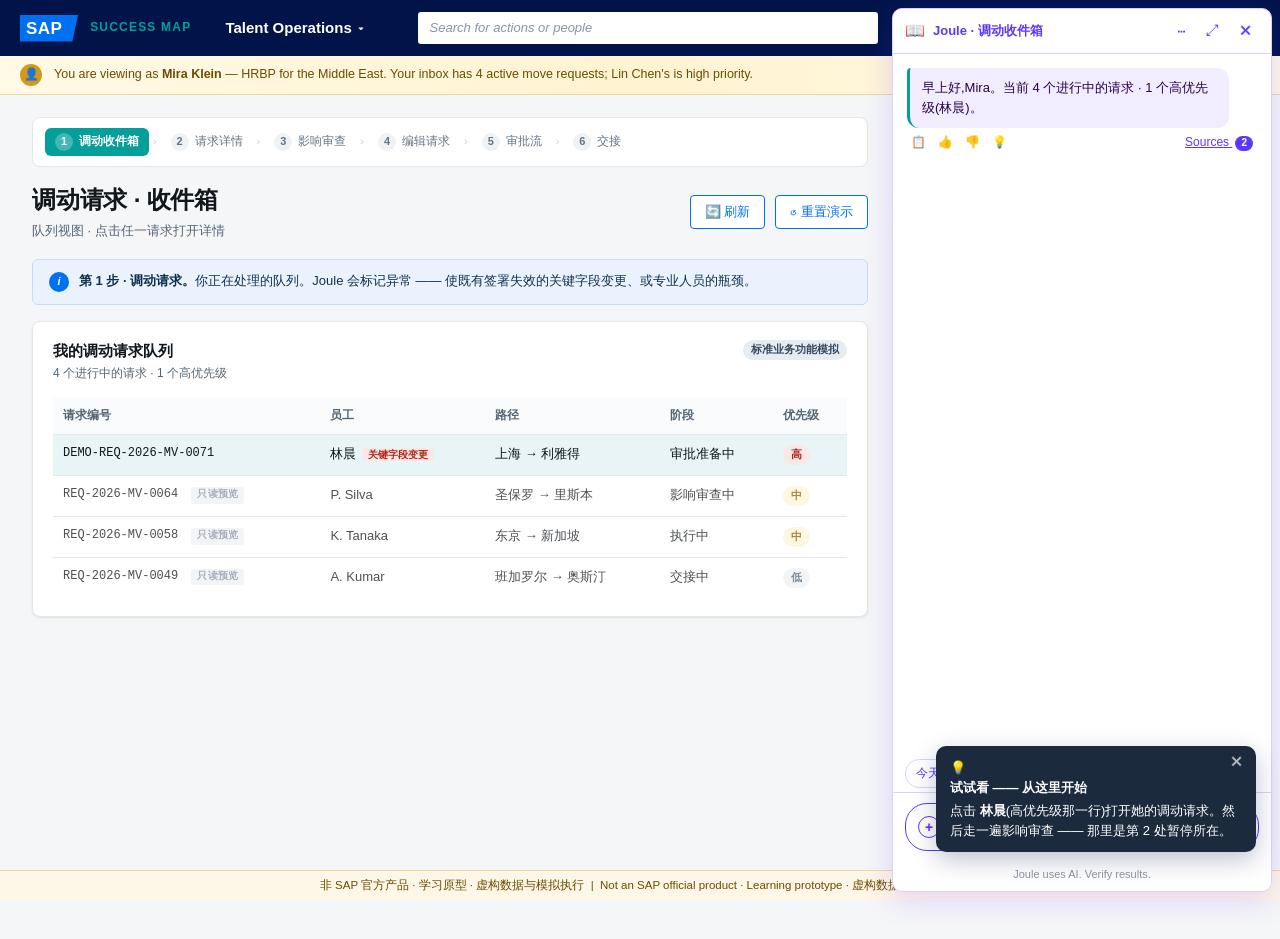
<file: prototype/zh/hrbp.html>
<!DOCTYPE html>
<html lang="zh-CN">
<head>
  <meta charset="UTF-8" />
  <meta name="viewport" content="width=device-width, initial-scale=1, viewport-fit=cover" />
  <title>人才运营 · Global Mobility Assistant</title>
  <link rel="stylesheet" href="../shared/tokens.css" />
  <link rel="stylesheet" href="../shared/shell.css" />
  <link rel="stylesheet" href="../shared/joule.css" />
  <link rel="stylesheet" href="../shared/guide.css" />
  <style>
    .journey-nav { display: flex; flex-wrap: wrap; gap: 2px 4px; padding: 10px 12px; background: #fff; border: 1px solid var(--border-soft); border-radius: 8px; margin-bottom: 16px; align-items: center; }
    .journey-nav .step { padding: 5px 10px; border-radius: 6px; font-size: 12px; color: var(--text-secondary); cursor: pointer; white-space: nowrap; display: inline-flex; align-items: center; gap: 6px; user-select: none; transition: background 0.12s, color 0.12s; }
    .journey-nav .step:hover { background: #E8F4F5; color: var(--sap-teal); }
    .journey-nav .step:active { transform: scale(0.98); }
    .journey-nav .step.active { background: var(--sap-teal); color: #fff; font-weight: 600; }
    .journey-nav .step.done { color: var(--status-green); }
    .journey-nav .step.pending { opacity: 0.9; }
    .journey-nav .step.pending:hover { opacity: 1; background: #E8F4F5; color: var(--sap-teal); }
    .journey-nav .step .n { width: 18px; height: 18px; border-radius: 50%; background: #EEF1F4; display: flex; align-items: center; justify-content: center; font-size: 11px; font-weight: 700; color: var(--text-secondary); flex-shrink: 0; }
    .journey-nav .step.active .n { background: rgba(255,255,255,0.25); color: #fff; }
    .journey-nav .step.done .n { background: var(--status-green); color: #fff; }
    .journey-nav .sep { color: var(--border-mid); align-self: center; font-size: 11px; }
    .breadcrumb { color: var(--text-secondary); font-size: 12px; margin-bottom: 12px; }
    .breadcrumb a { color: var(--sap-blue); cursor: pointer; }
    .queue-row { cursor: pointer; }
    .queue-row.selected { background: #E8F4F5 !important; }
    .queue-row.readonly { cursor: default; opacity: 0.75; }
    .queue-row.readonly:hover td { background: #FAFBFC; }
    .queue-row .flag { background: #FBE7E4; color: var(--status-red); padding: 1px 6px; border-radius: 3px; font-size: 10px; font-weight: 600; margin-left: 6px; }
    .preview-tag { display: inline-block; background: #EEF1F4; color: var(--text-muted); padding: 1px 6px; border-radius: 3px; font-size: 10px; font-weight: 600; margin-left: 6px; letter-spacing: 0.2px; }

    .expert-panel {
      background: #FDF6FE; border: 1px solid var(--joule-purple-border);
      border-left: 4px solid var(--joule-purple);
      border-radius: 6px; padding: 14px 16px; margin-top: 12px;
    }
    .expert-panel .exp-title { font-weight: 600; color: var(--joule-purple-dark); font-size: 13px; margin-bottom: 6px; }
    .expert-row { display: flex; justify-content: space-between; align-items: center; padding: 8px 0; border-bottom: 1px dashed rgba(0,0,0,0.06); font-size: 13px; }
    .expert-row:last-child { border-bottom: none; }
    .expert-row .exp-name { font-weight: 500; }
    .expert-row .exp-note { color: var(--text-muted); font-size: 12px; }
    .avail-tag { padding: 2px 8px; border-radius: 10px; font-size: 11px; font-weight: 600; }
    .avail-tag.available   { background: var(--status-green-bg); color: var(--status-green); }
    .avail-tag.constrained { background: var(--status-yellow-bg); color: var(--status-yellow); }
    .avail-tag.busy        { background: var(--status-red-bg); color: var(--status-red); }

    .signal-card {
      background: #FEF6E6; border: 1px solid #F0D797; border-radius: 8px;
      padding: 14px 16px; margin-bottom: 16px;
    }
    .signal-card .s-header { display: flex; justify-content: space-between; align-items: center; margin-bottom: 8px; }
    .signal-card .s-title { font-weight: 600; color: #6B4C00; }
    .signal-card .s-body { font-size: 13px; color: #6B4C00; }

    /* ============ Mobile adaptation · < 768px ============ */
    @media (max-width: 768px) {
      .journey-nav { padding: 8px 10px; gap: 4px; }
      .journey-nav .step { padding: 4px 8px; font-size: 11px; }
      .journey-nav .step .n { width: 16px; height: 16px; font-size: 10px; }
      .journey-nav .sep { display: none; }
      .breadcrumb { font-size: 12px; overflow-x: auto; white-space: nowrap; -webkit-overflow-scrolling: touch; }
      .queue-row .flag { display: block; margin-left: 0; margin-top: 2px; }
      .expert-panel { padding: 12px; }
      .expert-row { flex-direction: column; align-items: flex-start; gap: 4px; padding: 10px 0; }
      .avail-tag { font-size: 10px; padding: 2px 6px; }
      .signal-card { padding: 12px; }
      .signal-card .s-header { flex-direction: column; align-items: flex-start; gap: 6px; }
    }
  </style>
</head>
<body class="role-hrbp">
  <div id="topbarSlot"></div>

  <div class="app-shell">
    <main class="main-area joule-open" id="mainArea">
      <div class="journey-nav" id="journeyNav"></div>
      <div id="viewContainer"></div>
    </main>
  </div>

  <div id="jouleSlot"></div>

  <div class="global-footer">
    非 SAP 官方产品 · 学习原型 · 虚构数据与模拟执行 &nbsp;|&nbsp; Not an SAP official product · Learning prototype · 虚构数据与模拟执行
  </div>

  <script src="../shared/state.js"></script>
  <script src="../shared/topbar.js"></script>
  <script src="../shared/joule.js"></script>
  <script src="../shared/guide.js"></script>
  <script src="data/hrbp-data.js"></script>
  <script>
  const D = window.HRBP_DATA;
  document.getElementById("topbarSlot").innerHTML = window.TOPBAR.renderTopbar("hrbp");
  document.getElementById("jouleSlot").innerHTML = window.JOULE.jouleHTML("hrbp", "Joule · 人才运营");

  // Mount guidance layers
  window.GUIDE.injectGuideButton();
  window.GUIDE.mountGuideOverlay({ suppressAutoShow: true });
  window.GUIDE.mountRoleRibbon("hrbp");

  // Step-appropriate hints
  function showStepHintHRBP(step) {
    if (step === "inbox") {
      setTimeout(() => window.GUIDE.showHint({
        id: "hrbp-open-lin-chen",
        title: "试试看 —— 从这里开始",
        body: "点击 <b>林晨</b>(高优先级那一行)打开她的调动请求。然后走一遍影响审查 —— 那里是第 2 处暂停所在。",
        anchor: "bottom-right"
      }), 900);
    } else if (step === "impact") {
      setTimeout(() => window.GUIDE.showHint({
        id: "hrbp-route-specialist",
        title: "试试看 —— 第 2 处暂停",
        body: "点击 “薪资与福利” 那一行的 <b>路由到专业人员</b>。Joule 会按 职责 → 资质 → 授权 → 容量 排序做推荐 —— 但由你来决定。",
        anchor: "top-right"
      }), 700);
    } else if (step === "edit") {
      setTimeout(() => window.GUIDE.showHint({
        id: "hrbp-edit-date",
        title: "试试看 —— 关键字段变更",
        body: "修改生效日期。Joule 会指出谁需要重新签署,并把 Offer 标为需另行核对的事项 —— 绝不会断言 “不受影响”。",
        anchor: "top-right"
      }), 700);
    } else if (step === "approvals") {
      setTimeout(() => window.GUIDE.showHint({
        id: "hrbp-trigger-execution",
        title: "触发执行",
        body: "先提交审批,再触发执行。然后切换到 IT 标签页查看第 3 处暂停 —— 一个 Joule 拒绝自动化解决的身份冲突案例。",
        anchor: "bottom-right"
      }), 700);
    }
  }
  window.addEventListener("hashchange", () => showStepHintHRBP((location.hash || "#inbox").replace("#","")));
  showStepHintHRBP((location.hash || "#inbox").replace("#",""));

  const STEPS = [
    { id: "inbox",     n: 1, label: "调动收件箱" },
    { id: "detail",    n: 2, label: "请求详情" },
    { id: "impact",    n: 3, label: "影响审查" },
    { id: "edit",      n: 4, label: "编辑请求" },
    { id: "approvals", n: 5, label: "审批流" },
    { id: "handoff",   n: 6, label: "交接" }
  ];

  function esc(s) { return String(s ?? "").replace(/[&<>"']/g, c => ({"&":"&amp;","<":"&lt;",">":"&gt;",'"':"&quot;","'":"&#39;"}[c])); }
  function pill(cls, text) { return `<span class="pill ${cls}">${esc(text)}</span>`; }

  // 单一判断源:当前是否可以提交审批?按钮、对话、提交处理函数全部据此判断,不再各写一套。
  function computeSubmitGate(s) {
    if (s.approvalsSubmitted) {
      return { canSubmit: false, code: "already-submitted", nextStep: "trigger-execution",
        reason: "本版本的审批已提交 —— 正在等待审批人处理。等他们回执后可以触发执行。" };
    }
    if (s.invalidatedByEdit && !s.v2Generated) {
      return { canSubmit: false, code: "needs-v2", nextStep: "generate-v2",
        reason: "生效日期已变更,原 v1 签署不再适用。请先(通过 Joule)生成 Move Request v2。" };
    }
    if (s.v2Generated && !s.v2Reconfirmed) {
      return { canSubmit: false, code: "needs-reconfirm", nextStep: "reconfirm-v2",
        reason: "日期已变更,原确认不再适用。v2 草稿已生成,但 3 位审批人尚未重新确认。请先完成当前版本的重新确认,再提交审批。" };
    }
    return { canSubmit: true, code: "ok", nextStep: "submit",
      reason: "Move Request 处于可提交状态。EC + MDF 两条流均已就绪。" };
  }
  const jouleCtl = window.JOULE.bindJouleShell();
  let jouleExtra = [];

  function currentStepId() {
    const h = (location.hash || "#inbox").replace("#","");
    return STEPS.find(s => s.id === h) ? h : "inbox";
  }

  function stepStatus(stepId) {
    const s = window.GMA.loadState();
    const order = STEPS.map(x => x.id);
    const currentIdx = order.indexOf(currentStepId());
    const idx = order.indexOf(stepId);
    if (stepId === "approvals" && s.approvalsSubmitted) return "done";
    if (stepId === "handoff" && (s.iasConflictResolved || (s.executionStarted && !s.provisioningIssue))) return "done";
    if (idx < currentIdx) return "done";
    if (idx === currentIdx) return "active";
    return "pending";
  }

  function renderNav() {
    const nav = document.getElementById("journeyNav");
    nav.innerHTML = "";
    STEPS.forEach((step, i) => {
      const status = stepStatus(step.id);
      const el = document.createElement("div");
      el.className = "step " + status;
      el.innerHTML = `<span class="n">${status === "done" ? "✓" : step.n}</span><span>${esc(step.label)}</span>`;
      el.addEventListener("click", () => { location.hash = "#" + step.id; });
      nav.appendChild(el);
      if (i < STEPS.length - 1) {
        const sep = document.createElement("span");
        sep.className = "sep"; sep.textContent = "›";
        nav.appendChild(sep);
      }
    });
  }

  // ============ Views ============
  function view_inbox() {
    return `
      <div class="page-header">
        <div class="page-title-wrap">
          <h1 class="page-title">调动请求 · 收件箱</h1>
          <div class="page-sub">队列视图 · 点击任一请求打开详情</div>
        </div>
        <div class="page-actions">
          <button class="btn outlined" id="btnRefresh">🔄 刷新</button>
          <button class="btn outlined" id="btnResetAll">↺ 重置演示</button>
        </div>
      </div>

      <div class="info-strip">
        <span class="i-icon">i</span>
        <div><b>第 1 步 · 调动请求。</b>你正在处理的队列。Joule 会标记异常 —— 使既有签署失效的关键字段变更、或专业人员的瓶颈。</div>
      </div>

      ${renderSignalCards()}

      <div class="card">
        <div class="card-header">
          <div><h2 class="card-title">我的调动请求队列</h2>
          <div class="card-sub">4 个进行中的请求 · 1 个高优先级</div></div>
          <span class="cap-tag native">标准业务功能模拟</span>
        </div>
        <table class="data-table" id="queueTable">
          <thead><tr><th>请求编号</th><th>员工</th><th>路径</th><th>阶段</th><th>优先级</th></tr></thead>
          <tbody>
            ${D.queue.map(q => `<tr class="queue-row ${q.primary ? "selected" : "readonly"}" data-req="${esc(q.id)}">
              <td class="mono">${esc(q.id)}${q.primary ? "" : ' <span class="preview-tag">只读预览</span>'}</td>
              <td>${esc(q.employee)}${q.flag === "key-field-change" ? '<span class="flag">关键字段变更</span>' : ""}</td>
              <td>${esc(q.route)}</td>
              <td>${esc(q.stage)}</td>
              <td>${pill(q.priority === "high" ? "red" : q.priority === "medium" ? "yellow" : "grey", q.priority === "high" ? "高" : q.priority === "medium" ? "中" : "低")}</td>
            </tr>`).join("")}
          </tbody>
        </table>
      </div>
    `;
  }

  function renderSignalCards() {
    const s = window.GMA.loadState();
    const sigs = (s.signals || []).filter(sig => sig.to === "hrbp" && !sig.acked);
    if (!sigs.length) return "";
    return sigs.map(sig => `
      <div class="signal-card">
        <div class="s-header">
          <div class="s-title">📨 来自员工的信号 · ${esc(sig.summary)}</div>
          <span class="cap-tag ext">项目扩展设计</span>
        </div>
        <div class="s-body">
          发送方:<b>${esc(sig.from === "employee" ? "林晨(Lin Chen)" : sig.from)}</b> · 类型:<span class="chip">${esc(sig.kind)}</span>
          <div class="mt-8 muted">员工的原话保留在其个人记录里。这里只是一个提示 —— 不构成承诺。做任何改动之前,先联系员工本人。</div>
          <div class="row mt-16">
            <div class="spacer"></div>
            <button class="btn outlined sm" data-ack-sig="${esc(sig.timestamp)}">已联系员工 · 确认收到</button>
          </div>
        </div>
      </div>
    `).join("");
  }

  function view_detail() {
    const s = window.GMA.loadState();
    const l = D.linChen;
    const versionLabel = s.v2Generated ? (s.v2Reconfirmed ? "v2 · 已重新确认" : "v2 · 待重新确认") : (s.invalidatedByEdit ? "v1 · 已失效" : "v1 · 2026-09-05 已确认");
    const versionCls = s.v2Generated ? (s.v2Reconfirmed ? "blue" : "yellow") : (s.invalidatedByEdit ? "red" : "green");

    return `
      <div class="breadcrumb"><a onclick="location.hash='#inbox'">调动请求</a> › <b>${esc(l.name)}</b></div>

      <div class="page-header">
        <div class="page-title-wrap">
          <h1 class="page-title">${esc(l.name)} · ${esc(l.posTitle)}</h1>
          <div class="page-sub">${esc(l.sourceEntity)} → ${esc(l.targetEntity)} · ${pill(versionCls, versionLabel)}</div>
        </div>
        <div class="page-actions">
          <button class="btn outlined" onclick="location.hash='#inbox'">← 返回收件箱</button>
          <button class="btn primary" onclick="location.hash='#impact'">影响审查 →</button>
        </div>
      </div>

      <div class="info-strip">
        <span class="i-icon">i</span>
        <div><b>第 2 步 · 请求详情。</b>结构化的 Move Request。修改任一关键字段时,Joule 会标记谁需要重新确认。</div>
      </div>

      <div class="card">
        <div class="card-header">
          <div><h2 class="card-title">调动请求 · ${esc(s.moveRequestId)}</h2></div>
          <span class="cap-tag native">标准业务功能模拟</span>
        </div>
        <ul class="kv-list">
          <li><span class="k">员工</span><span class="v">${esc(l.name)} · ${esc(l.empId)}</span></li>
          <li><span class="k">申请 / 岗位需求</span><span class="v mono">${esc(l.appId)} · ${esc(l.reqId)}</span></li>
          <li><span class="k">路径</span><span class="v">${esc(l.sourceEntity)} → ${esc(l.targetEntity)}</span></li>
          <li><span class="k">当前经理</span><span class="v">${esc(l.sourceManager)}</span></li>
          <li><span class="k">目标经理</span><span class="v">${esc(l.targetManager)}</span></li>
          <li><span class="k">生效日期</span><span class="v">${esc(s.effectiveDate)} <span class="chip">关键字段</span></span></li>
          <li><span class="k">v1 审批人</span><span class="v">${l.v1ApprovedBy.map(esc).join(" · ")}</span></li>
        </ul>
      </div>
    `;
  }

  function view_impact() {
    const s = window.GMA.loadState();
    const routed = s.specialistsRouted || {};
    const stateMap = {
      "verified-sim": ["green","已核实(模拟)"],
      "pending":      ["yellow","待处理"],
      "blocked":      ["red","阻塞"],
      "n/a":          ["grey","不适用"]
    };

    return `
      <div class="breadcrumb"><a onclick="location.hash='#inbox'">调动请求</a> › <a onclick="location.hash='#detail'">林晨</a> › <b>影响审查</b></div>

      <div class="page-header">
        <div class="page-title-wrap">
          <h1 class="page-title">影响审查 · 路由给专业人员</h1>
          <div class="page-sub">跨系统清单 · 将 “待处理” 的事项分派给专业人员</div>
        </div>
        <div class="page-actions">
          <button class="btn outlined" onclick="location.hash='#detail'">← 返回</button>
          <button class="btn primary" onclick="location.hash='#edit'">继续:编辑请求 →</button>
        </div>
      </div>

      <div class="info-strip">
        <span class="i-icon">i</span>
        <div><b>第 3 步 · 影响审查。</b>跨系统的 9 项清单。Joule 知道每个专业人员类型都有谁 —— 试着路由一项,看它如何做推荐。</div>
      </div>

      <div class="card">
        <div class="card-header">
          <div><h2 class="card-title">跨系统影响清单</h2>
          <div class="card-sub">“未知” 不会默认通过 · 带有专业人员类型的行,右侧会有 “路由” 按钮</div></div>
          <span class="cap-tag ext">项目扩展设计</span>
        </div>
        <table class="data-table">
          <thead><tr><th>领域</th><th>状态</th><th>负责人</th><th>操作</th></tr></thead>
          <tbody>
            ${D.impactChecklist.map(x => {
              const [pcls, plabel] = stateMap[x.status] || ["grey", x.status];
              const isRouted = x.specialistKey && routed[x.specialistKey];
              const action = x.specialistKey
                ? (isRouted ? pill("green","已路由") : `<button class="btn outlined sm" data-route="${esc(x.specialistKey)}">路由到专业人员</button>`)
                : `<span class="muted">—</span>`;
              return `<tr>
                <td>${esc(x.area)}<div class="muted small mt-8">${esc(x.verify)}</div></td>
                <td>${pill(pcls, plabel)}</td>
                <td>${esc(x.owner)}</td>
                <td>${action}</td>
              </tr>`;
            }).join("")}
          </tbody>
        </table>
      </div>
    `;
  }

  function view_edit() {
    const s = window.GMA.loadState();
    const alertHTML = s.invalidatedByEdit && !s.v2Generated
      ? `<div class="info-strip danger"><span class="i-icon">!</span><div><b>v1 已失效。</b>使用右侧 Joule 生成 v2,并通知审批人。</div></div>`
      : s.v2Generated && !s.v2Reconfirmed
      ? `<div class="info-strip warn"><span class="i-icon">!</span><div><b>Move Request v2 已生成。</b>已向 3 位审批人发送重新确认请求(模拟)。在审批步骤收到重新确认后,审批流才会解锁。</div></div>`
      : s.v2Generated && s.v2Reconfirmed
      ? `<div class="info-strip success"><span class="i-icon">✓</span><div><b>Move Request v2 已重新确认。</b>现在可以在审批步骤提交审批。</div></div>`
      : "";

    return `
      <div class="breadcrumb"><a onclick="location.hash='#inbox'">调动请求</a> › <a onclick="location.hash='#detail'">林晨</a> › <b>编辑请求</b></div>

      <div class="page-header">
        <div class="page-title-wrap">
          <h1 class="page-title">修改关键字段</h1>
          <div class="page-sub">修改生效日期会使既有签署失效,需要重新确认</div>
        </div>
        <div class="page-actions">
          <button class="btn outlined" onclick="location.hash='#impact'">← 返回</button>
          <button class="btn primary" onclick="location.hash='#approvals'">继续:审批流 →</button>
        </div>
      </div>

      <div class="info-strip">
        <span class="i-icon">i</span>
        <div><b>第 4 步 · 编辑请求。</b>修改关键字段会通知 Joule,由它解释哪些人会受影响、并提出重新确认的流程。</div>
      </div>

      ${alertHTML}

      ${s.executionStarted ? `<div class="info-strip warn"><span class="i-icon">!</span><div><b>执行已开始。</b>本演示不支持在执行开始后直接修改生效日期。</div></div>` : ""}

      <div class="card">
        <div class="card-header">
          <div><h2 class="card-title">生效日期</h2></div>
          <span class="cap-tag native">标准业务功能模拟</span>
        </div>
        <div class="row wrap">
          <span class="k" style="width:auto;">当前值:</span>
          <input id="effDateInput" type="date" value="${esc(s.effectiveDate)}" ${s.executionStarted ? "disabled" : ""} style="padding:6px 10px; border:1px solid var(--border-mid); border-radius:4px; font-family:inherit; font-size:13px;" />
          <button class="btn primary sm" id="applyEffDate" ${s.executionStarted ? "disabled" : ""}>应用修改</button>
        </div>
      </div>
    `;
  }

  function view_approvals() {
    const s = window.GMA.loadState();
    const rows = D.approvals.map(a => {
      // 招聘/Offer 是独立流程:始终已通过,不受调动版本失效或重新确认影响。
      if (a.kind === "recruiting") {
        return `<tr>
          <td>${esc(a.flow)}</td><td>${esc(a.version)}</td><td>${pill("green", "已通过")}</td><td class="muted">${esc(a.owners)}</td>
        </tr>`;
      }
      // HR / MDF 行:版本标签与 Move Request 版本绑定,与提交/通过状态无关。
      const ver = s.v2Generated ? (a.kind === "hr" ? "MoveRequest v2" : "MDF v2") : a.version;
      // 状态单独计算,提交/通过绝不重置版本标签。
      let st = a.status;
      if (s.invalidatedByEdit && !s.v2Generated) st = "已阻塞 — v1 失效";
      else if (s.v2Generated && !s.approvalsSubmitted) st = s.v2Reconfirmed ? "已重新确认 · 待提交" : "等待 v2 重新确认";
      else if (s.approvalsSubmitted && a.status.startsWith("pending")) st = s.approvalsApproved ? "已通过(模拟)" : "已提交(模拟)";
      const cls = st.startsWith("已通过") ? "green" : st.startsWith("已阻塞") ? "red" : st.startsWith("已提交") ? "blue" : st.startsWith("已重新确认") ? "blue" : "yellow";
      const stLabel = st === "pending-submit" ? "待提交" : st;
      return `<tr>
        <td>${esc(a.flow)}</td><td>${esc(ver)}</td><td>${pill(cls, stLabel)}</td><td class="muted">${esc(a.owners)}</td>
      </tr>`;
    }).join("");

    const gate = computeSubmitGate(s);
    const canSubmit = gate.canSubmit;
    const canTrigger = s.approvalsSubmitted && s.approvalsApproved && !s.executionStarted;
    const needsApprove = s.approvalsSubmitted && !s.approvalsApproved && !s.executionStarted;
    const needsReconfirm = s.v2Generated && !s.v2Reconfirmed && !s.approvalsSubmitted;
    const blockStrip = (!canSubmit && !s.approvalsSubmitted)
      ? `<div class="info-strip warn mt-16" style="margin-bottom:0"><span class="i-icon">!</span><div><b>暂时无法提交。</b>${esc(gate.reason)}</div></div>`
      : "";
    const reconfirmControl = needsReconfirm
      ? `<div class="info-strip mt-16" style="margin-bottom:0; background:#F3EEFB; border-color:var(--joule-purple-border); color:var(--joule-purple-dark);">
           <span class="i-icon" style="background:var(--joule-purple);">▸</span>
           <div>
             <b>演示控制 · 模拟审批人重新确认。</b>
             这代表 3 位审批人在各自队列里确认了 v2 —— <b>不是</b> HR 替他们签署。
             <div class="row mt-8"><div class="spacer"></div>
               <button class="btn outlined sm" id="btnSimReconfirm">标记 3 位审批人已重新确认(演示)</button>
             </div>
           </div>
         </div>`
      : "";
    const approveControl = needsApprove
      ? `<div class="info-strip mt-16" style="margin-bottom:0; background:#F3EEFB; border-color:var(--joule-purple-border); color:var(--joule-purple-dark);">
           <span class="i-icon" style="background:var(--joule-purple);">▸</span>
           <div>
             <b>演示控制 · 模拟审批人回执通过。</b>
             这代表 3 位审批人在各自队列里通过了 EC + MDF —— <b>不是</b> HR 替他们审批。只有审批回执通过后,才能触发执行。
             <div class="row mt-8"><div class="spacer"></div>
               <button class="btn outlined sm" id="btnSimApprove">标记 EC + MDF 已由审批人通过(演示)</button>
             </div>
           </div>
         </div>`
      : "";

    return `
      <div class="breadcrumb"><a onclick="location.hash='#inbox'">调动请求</a> › <a onclick="location.hash='#detail'">林晨</a> › <b>审批流</b></div>

      <div class="page-header">
        <div class="page-title-wrap">
          <h1 class="page-title">审批流</h1>
          <div class="page-sub">招聘/Offer 与 EC/MDF 是独立的流程 · 审批版本与 Move Request 版本绑定</div>
        </div>
        <div class="page-actions">
          <button class="btn outlined" onclick="location.hash='#edit'">← 返回</button>
          <button class="btn primary" onclick="location.hash='#handoff'">前往交接 →</button>
        </div>
      </div>

      <div class="info-strip">
        <span class="i-icon">i</span>
        <div><b>第 5 步 · 审批流。</b>先提交审批 · 通过后触发执行 · 在里程碑轨道观察 IT 侧的进度。</div>
      </div>

      <div class="card">
        <div class="card-header">
          <div><h2 class="card-title">审批流</h2></div>
          <span class="cap-tag native">标准业务功能模拟</span>
        </div>
        <table class="data-table">
          <thead><tr><th>流程</th><th>版本</th><th>状态</th><th>负责人</th></tr></thead>
          <tbody>${rows}</tbody>
        </table>
        <div class="row mt-16">
          <div class="spacer"></div>
          <button class="btn primary" id="btnSubmitApprovals" ${canSubmit ? "" : "disabled"}>提交 EC + MDF 审批</button>
          <button class="btn outlined" id="btnTriggerExec" ${canTrigger ? "" : "disabled"}>触发执行 →</button>
        </div>
        ${blockStrip}
        ${reconfirmControl}
        ${approveControl}
        <div class="info-strip warn mt-16" style="margin-bottom:0">
          <span class="i-icon">!</span>
          <div>对话确认 ≠ 审批。HR 不能一键 “确认合规”。专业审查的结论只能由专业人员出具。</div>
        </div>
      </div>

      <div class="card">
        <div class="card-header">
          <div><h2 class="card-title">相关能力 · 绩效前置准备 Agent</h2>
          <div class="card-sub">仅作示意 · 本原型未重建</div></div>
          <span class="cap-tag ai">原生 AI 功能模拟</span>
        </div>
        <ul class="kv-list">
          <li><span class="k">使用者</span><span class="v">${esc(D.performancePrepAgent.for)}</span></li>
          <li><span class="k">用途</span><span class="v">${esc(D.performancePrepAgent.purpose)}</span></li>
        </ul>
        <div class="info-strip mt-16" style="margin-bottom:0">
          <span class="i-icon">i</span>
          <div>${esc(D.performancePrepAgent.note)}</div>
        </div>
      </div>
    `;
  }

  function view_handoff() {
    const s = window.GMA.loadState();
    if (!s.executionStarted) {
      return `
        <div class="breadcrumb"><a onclick="location.hash='#inbox'">调动请求</a> › <a onclick="location.hash='#detail'">林晨</a> › <b>交接</b></div>
        <div class="info-strip warn"><span class="i-icon">!</span><div><b>第 6 步 · 交接。</b>尚未开放。此栏目将在执行完成(或部分完成)后解锁。</div></div>
      `;
    }
    const routed = s.iasConflictResolved;
    const stillOpen = s.provisioningIssue && !routed;
    return `
      <div class="breadcrumb"><a onclick="location.hash='#inbox'">调动请求</a> › <a onclick="location.hash='#detail'">林晨</a> › <b>交接</b></div>

      <div class="conclusion-banner">
        <div class="cb-icon">!</div>
        <div>
          <div class="cb-title">${stillOpen
            ? "交接进行中 · IT 事项待复核"
            : "交接进行中 · 目标侧待核实"}</div>
          <div class="cb-sub">${stillOpen
            ? `IT 团队已把一个身份冲突提交治理团队复核。当前 HR 无需操作 —— 该案例由身份治理团队跟进。`
            : `部分事项已提交,但目标侧尚未核实。在核实回执收到之前、以及阻塞项(如国别特定的数据保留期)由有资质的专业人员处理完成之前,调动不会标记为完成。`}</div>
        </div>
      </div>

      <div class="card">
        <div class="card-header">
          <div><h2 class="card-title">交接总览</h2></div>
          <span class="cap-tag ext">项目扩展设计</span>
        </div>
        <div class="three-col">
          <div class="handoff-col done">
            <h4>✓ 已确认</h4>
            <ul>
              <li>原雇佣关系结束 + 目标法人新雇佣记录已建立<span class="sub">Person 链接已保留</span></li>
              <li>岗位分派<span class="sub">POS-ME-SC-14</span></li>
              <li>招聘 Offer 审批<span class="sub">Offer v2 · 招聘经理已通过</span></li>
              <li>MDF 补充记录<span class="sub">数据保留标记已配置</span></li>
            </ul>
          </div>
          <div class="handoff-col progress">
            <h4>⏳ 已提交 · 待核实</h4>
            <ul>
              ${stillOpen
                ? `<li>身份供应<span class="sub">案例由身份治理团队跟进 · 不由本工具关闭</span></li>`
                : `<li>身份供应<span class="sub">已路由复核 · 目标侧核实待收</span></li>`}
              <li>中东区首个薪资周期<span class="sub">计划 11 月末 · 首个周期完成后核实</span></li>
            </ul>
          </div>
          <div class="handoff-col paused">
            <h4>📋 等待其他方</h4>
            <ul>
              <li>数据保护同意书<span class="sub">员工签署 · 适用规则由法务确认</span></li>
              <li>国别特定的数据保留期<span class="sub">已阻塞 —— 由有资质的专业人员评估</span></li>
              <li>入职引导伙伴<span class="sub">Anna 将在第 1 周内确认</span></li>
            </ul>
          </div>
        </div>
      </div>

      <div class="evidence-row" style="background:#F7F8FA; border:1px solid var(--border-soft); border-radius:6px; padding:12px 16px; font-size:12px; color:var(--text-secondary);">
        <b>交接记录编号:</b>
        <span class="mono" style="padding:0 4px;">${esc(s.applicationId)}</span> ·
        <span class="mono" style="padding:0 4px;">${esc(s.reqId)}</span> ·
        <span class="mono" style="padding:0 4px;">${esc(s.moveRequestId)}</span>
      </div>
    `;
  }

  // ============ Render + bind ============
  function renderView() {
    const step = currentStepId();
    const view = { inbox: view_inbox, detail: view_detail, impact: view_impact, edit: view_edit, approvals: view_approvals, handoff: view_handoff }[step];
    document.getElementById("viewContainer").innerHTML = view();
    bindViewInteractions(step);
    renderNav();
    refreshJoule();
    refreshBadges();
  }

  function bindViewInteractions(step) {
    document.getElementById("btnRefresh")?.addEventListener("click", renderView);
    document.getElementById("btnResetAll")?.addEventListener("click", () => { window.GMA.resetState(); jouleExtra = []; renderView(); });

    if (step === "inbox") {
      document.querySelectorAll(".queue-row").forEach(r => {
        r.addEventListener("click", () => {
          const id = r.getAttribute("data-req");
          if (id === "DEMO-REQ-2026-MV-0071") location.hash = "#detail";
          // Non-primary rows are read-only preview — no action, tag already shows why
        });
      });
      document.querySelectorAll("[data-ack-sig]").forEach(b => {
        b.addEventListener("click", () => {
          const ts = b.getAttribute("data-ack-sig");
          window.GMA.mutateState(x => {
            const sig = x.signals.find(s => s.timestamp === ts);
            if (sig) sig.acked = true;
          }, "hrbp-acked-signal");
          jouleExtra.push({ role: "bot", html: `信号已确认收到。真实产品中,这里会打开日程流程去联系员工 —— 但不会替员工做任何自动化承诺。`, sources: 1 });
          renderView();
        });
      });
    }

    if (step === "impact") {
      document.querySelectorAll("[data-route]").forEach(b => {
        b.addEventListener("click", () => {
          const key = b.getAttribute("data-route");
          window.GMA.mutateState(x => { x.specialistsRouted[key] = true; }, "hrbp-routed-specialist");
          // Recommendation follows: responsibility → qualification → authorization → capacity
          const experts = D.experts[key];
          if (experts) {
            const recommended = experts.candidates.find(c => c.availability === "available") || experts.candidates[0];
            jouleExtra.push({
              role: "user", autoplay: true, delay: 300,
              text: "把这一项路由给专业人员。"
            });
            jouleExtra.push({
              role: "bot",
              html: `<strong>这是推荐,不是决定。</strong>在覆盖这项职责、拥有所需资质、且在该员工授权范围内的候选人中,我找到 <strong>${esc(recommended.name)}</strong>。当前状态:${esc(recommended.availability)} · ${esc(recommended.note)}。是否派发,由你决定。`,
              sources: 2
            });
          }
          renderView();
        });
      });
    }

    if (step === "edit") {
      document.getElementById("applyEffDate")?.addEventListener("click", () => {
        const newVal = document.getElementById("effDateInput").value;
        const s = window.GMA.loadState();
        // 执行不可逆 —— 一旦开始,点击时也要再次拒绝修改(绝不通过清空 executionStarted 假装撤销)。
        if (s.executionStarted) {
          jouleExtra.push({ role: "bot", html: `执行已经开始 —— 本演示不支持直接修改生效日期。执行后若要改日期,需要走单独的更正/回滚流程,而不是就地编辑。`, sources: 1 });
          jouleCtl.open();
          renderView();
          return;
        }
        if (!newVal || newVal === s.effectiveDate) return;
        const oldVal = s.effectiveDate;
        window.GMA.mutateState(x => {
          x.effectiveDate = newVal;
          x.invalidatedByEdit = true;
          x.v2Generated = false;
          x.v2Reconfirmed = false;
          x.approvalsSubmitted = false;
          x.approvalsApproved = false;
        }, "hrbp-changed-effective-date");
        addEditExchange(oldVal, newVal);
        jouleCtl.open();
        renderView();
      });
    }

    if (step === "approvals") {
      document.getElementById("btnSimReconfirm")?.addEventListener("click", () => {
        const s = window.GMA.loadState();
        // 仅在 v2 已生成但尚未重新确认时有效。绝不清除任何失效状态。
        if (!(s.v2Generated && !s.v2Reconfirmed)) { renderView(); return; }
        window.GMA.mutateState(x => { x.v2Reconfirmed = true; }, "hrbp-v2-reconfirmed-sim");
        jouleExtra.push({ role: "bot", html: `已记录 3 位审批人对 v2 的重新确认(演示)。Move Request v2 现在可以提交。这反映的是审批人在各自队列里的确认 —— 不是 HR 替他们签署。`, sources: 1 });
        renderView();
      });
      document.getElementById("btnSubmitApprovals")?.addEventListener("click", () => {
        // 点击时按最新状态重新判断 —— 不信任禁用属性或旧对话里的判断。
        const s = window.GMA.loadState();
        const gate = computeSubmitGate(s);
        if (!gate.canSubmit) {
          jouleExtra.push({ role: "bot", html: `暂时无法提交。${esc(gate.reason)}`, sources: 1 });
          renderView();
          return;
        }
        window.GMA.mutateState(x => { x.approvalsSubmitted = true; }, "hrbp-submitted-approvals");
        jouleExtra.push({ role: "bot", html: `审批已提交 —— 现在交由 3 位审批人处理(EC + MDF)。<strong>尚未通过审批,调动也尚未生效。</strong>下一步:审批人在各自队列里处理;他们回执后,你可以触发执行。`, sources: 1 });
        renderView();
      });
      document.getElementById("btnSimApprove")?.addEventListener("click", () => {
        const s = window.GMA.loadState();
        // 仅在已提交、尚未通过、尚未执行时有效。代表 3 位审批人回执通过。
        if (!(s.approvalsSubmitted && !s.approvalsApproved && !s.executionStarted)) { renderView(); return; }
        window.GMA.mutateState(x => { x.approvalsApproved = true; }, "hrbp-approvals-approved-sim");
        jouleExtra.push({ role: "bot", html: `3 位审批人已对 EC + MDF 回执<strong>通过</strong>(演示)。现在可以触发执行。这反映的是审批人在各自队列里的处理 —— 不是 HR 替他们审批。`, sources: 1 });
        renderView();
      });
      document.getElementById("btnTriggerExec")?.addEventListener("click", () => {
        const s = window.GMA.loadState();
        if (!(s.approvalsSubmitted && s.approvalsApproved && !s.executionStarted)) { renderView(); return; }
        window.GMA.mutateState(x => { x.executionStarted = true; x.provisioningIssue = true; }, "hrbp-triggered-execution");
        jouleExtra.push({ role: "bot", html: `执行已触发。IT 团队正在接手供应工作。如有异常我会通知你。`, sources: 1 });
        renderView();
      });
    }
  }

  // ============ Joule(HRBP)· 支持自动播放节奏 ============
  function addEditExchange(oldDate, newDate) {
    jouleExtra.push({ role: "user", autoplay: true, delay: 400,
      text: `把生效日期从 ${oldDate} 改为 ${newDate}。` });
    jouleExtra.push({
      role: "bot", autoplay: false, continueLabel: "▸ 查看此变更的影响",
      html: `检测到 <strong>关键字段变更</strong>。这会使 Move Request v1 失效。<strong>3 位审批人</strong> 需要重新确认:<ul><li>HRBP(源国 · 你本人)· v1 已作废</li><li>Payroll ME · 检查 ${esc(newDate)} 是否影响薪资截止节点</li><li>Global Mobility · 检查搬迁与签证时序影响</li></ul><strong>需另行核对:</strong>招聘 Offer v2 —— 日期变更是否影响 Offer,取决于其内容与所适用的流程;请与招聘经理确认,不要默认 “不受影响”。<br><br>是否 <strong>生成 Move Request v2</strong> 并通知 3 位审批人?`,
      actions: [
        { label: "✓ 生成 v2 · 通知 3 位审批人", kind: "primary", event: "generate-v2" },
        { label: "✗ 取消变更 · 恢复为 " + oldDate, event: "cancel-change", meta: oldDate }
      ],
      sources: 3
    });
  }

  function jouleFramesFor(step) {
    const s = window.GMA.loadState();
    const hasSignal = (s.signals||[]).some(x => x.to === "hrbp" && !x.acked);
    const overview = { role: "bot", autoplay: true, delay: 300,
      html: `早上好,Mira。当前 4 个进行中的请求 · 1 个高优先级(林晨)。${hasSignal ? " <strong>你有一条来自员工的新信号。</strong>" : ""}`, sources: 2 };
    if (step === "inbox") {
      const frames = [overview];
      if (hasSignal) {
        frames.push({ role: "bot", autoplay: false, continueLabel: "▸ 解读这条信号",
          html: `员工提示了可能的时序调整。她的原话保留在她的记录里 —— 你看到的只是一个抽象化的提示。做任何改动之前,先和她沟通。`, sources: 1 });
      }
      return frames;
    }
    if (step === "detail") return [overview,
      { role: "bot", autoplay: true, delay: 600,
        html: `林晨的 Move Request 处于 <strong>${s.invalidatedByEdit && !s.v2Generated ? "v1 已失效" : (s.v2Generated ? (s.v2Reconfirmed ? "v2 已重新确认" : "v2 待重新确认") : "v1 已确认")}</strong>。字段齐全。`, sources: 1 }];
    if (step === "impact") return [overview,
      { role: "bot", autoplay: true, delay: 700,
        html: `跨系统的 9 项清单。3 项可路由到专业人员。`, sources: 2 },
      { role: "bot", autoplay: false, continueLabel: "▸ 我的推荐是如何筛选的",
        html: `我给推荐,你做决定。筛选顺序是 <strong>职责 → 资质 → 授权 → 容量</strong>:先要求专业人员类型能覆盖该职责,其次要求持有所需资质,然后要求在该员工的授权范围内;在剩下的候选人中,当前容量只是一个参考信号。试着路由 “薪资与福利” 看看这个过程。`, sources: 2 }];
    if (step === "edit") return [overview,
      { role: "bot", autoplay: true, delay: 500,
        html: `在左侧修改生效日期。我会明确告诉你 —— 谁需要重新签署、谁不受影响。`, sources: 1 }];
    if (step === "approvals") return [overview,
      { role: "bot", autoplay: true, delay: 500,
        html: `三条独立的审批流(招聘/EC/MDF)。我不会替你审批 —— 但字段变更导致既有签署失效时,我会捕捉到。`, sources: 1 }];
    if (step === "handoff") {
      const delayed = s.executionStarted && s.provisioningIssue && !s.iasConflictResolved;
      return [overview,
        { role: "bot", autoplay: true, delay: 500,
          html: delayed ? `IT 正在处理一个供应异常。员工侧只看到一个柔和的 “进行中” 提示。HR 无需操作。` : (s.executionStarted ? `交接已完成。` : `暂未开始 —— 等待执行触发。`), sources: 1 }];
    }
    return [overview];
  }

  function handleJouleAction(ev, meta) {
    if (ev === "generate-v2") {
      window.GMA.mutateState(x => { x.v2Generated = true; x.v2Reconfirmed = false; }, "hrbp-generated-v2");
      jouleExtra.push({ role: "user", autoplay: true, delay: 300, text: "生成 v2 并通知他们。" });
      jouleExtra.push({ role: "bot", autoplay: true, delay: 700,
        html: `完成。Move Request <strong>v2 草稿已创建</strong>;重新确认请求已发送给 3 位审批人。<strong>生成 v2 草稿不等于他们已经重新确认</strong> —— 在 3 位审批人于审批步骤重新确认之前,审批保持锁定。`, sources: 2 });
      renderView();
    } else if (ev === "cancel-change") {
      window.GMA.mutateState(x => { x.effectiveDate = meta; x.invalidatedByEdit = false; x.v2Generated = false; x.v2Reconfirmed = false; }, "hrbp-cancelled-change");
      jouleExtra.push({ role: "bot", autoplay: true, delay: 500,
        html: `已恢复。v1 的确认继续有效。`, sources: 1 });
      renderView();
    } else if (ev === "goto-impact") { location.hash = "#impact"; }
    else if (ev === "goto-edit") { location.hash = "#edit"; }
    else if (ev === "goto-approvals") { location.hash = "#approvals"; }
  }

  function refreshJoule() {
    document.getElementById("jouleTitle").textContent = "Joule · " + (STEPS.find(x => x.id === currentStepId())?.label || "人才运营");
    const base = jouleFramesFor(currentStepId());
    const frames = base.concat(jouleExtra.map(f => ({ ...f, autoplay: f.autoplay !== undefined ? f.autoplay : true })));
    window.JOULE.loadSequence(frames, handleJouleAction);
    window.JOULE.setIntentRouter(hrbpIntentRouter);
    window.JOULE.setSuggestions(hrbpSuggestionsFor(currentStepId()));
  }

  function hrbpSuggestionsFor(step) {
    switch (step) {
      case "inbox":     return ["今天有哪些高优先级?", "有员工发来的信号吗?"];
      case "detail":    return ["当前版本状态是什么?", "谁签署了 v1?"];
      case "impact":    return ["谁来审核薪资相关?", "哪些项被阻塞了?"];
      case "edit":      return ["如果改动日期会怎样?"];
      case "approvals": return ["现在可以提交审批吗?", "EC 流程为什么被阻塞?"];
      case "handoff":   return ["IT 侧有异常吗?", "还有需要我操作的吗?"];
      default: return [];
    }
  }

  function hrbpIntentRouter(userText) {
    const t = userText.toLowerCase();
    const s = window.GMA.loadState();
    if (/priority|urgent|high|today|优先|紧急|今天/.test(t)) {
      return { html: `<strong>林晨(上海 → 利雅得)</strong>是你今天唯一的高优先级。另外 3 个中/低优先级的请求进度正常。${(s.signals||[]).some(x=>x.to==="hrbp"&&!x.acked) ? "此外,你的收件箱里还有 <strong>1 条来自员工的信号</strong>。" : ""}`, sources: 2 };
    }
    if (/signal|employee.*(note|flag|message)|信号|员工.*(反馈|留言|提示)/.test(t)) {
      const has = (s.signals||[]).some(x=>x.to==="hrbp"&&!x.acked);
      return { html: has ? `有 —— 林晨提示了可能的时序调整。收件箱顶部会显示黄色卡片。<strong>她的原话保留在个人记录里</strong>;这里只展示抽象化的提示。` : `目前没有待处理的信号。`, sources: 1 };
    }
    if (/version|v1|v2|invalidat|版本|失效/.test(t)) {
      const label = s.v2Generated ? (s.v2Reconfirmed ? "v2 已重新确认" : "v2 待重新确认") : s.invalidatedByEdit ? "v1 已失效" : "v1 已确认";
      const note = s.v2Generated
        ? (s.v2Reconfirmed ? "3 位审批人已重新确认 v2 —— 可以提交审批。" : "v2 草稿已生成;在提交审批之前,3 位审批人仍需重新确认。")
        : s.invalidatedByEdit ? "你需要先生成 v2,审批才能继续。" : "3 位审批人全部已签署。";
      return { html: `Move Request 当前状态:<strong>${label}</strong>。${note}`, sources: 1 };
    }
    if (/payroll|route|specialist|expert|assign|薪资|路由|专业人员|派发/.test(t)) {
      return { html: `对于 “薪资与福利”,我的推荐顺序是 <strong>职责 → 资质 → 授权 → 容量</strong>。在覆盖该职责且持有授权的候选人中,Payroll ME 当前有 3 项待处理;Global Mobility(Nikola)现在有档期。我建议先派 Global Mobility —— 但这只是推荐,拍板由你来。`, actions: [{ label: "打开影响审查", event: "goto-impact" }], sources: 2 };
    }
    if (/block|stuck|wait|阻塞|卡住|等待/.test(t)) {
      return { html: `DRTM(国别特定的数据保留期)标记为 <strong>阻塞</strong> —— 需要沙特侧的具体决策,超出本演示范围。其余项均为待处理或已核实。`, sources: 1 };
    }
    if (/submit|approve|approval|提交|审批/.test(t)) {
      const gate = computeSubmitGate(s);
      if (gate.code === "already-submitted") return { html: `已提交 —— 现在交由 3 位审批人处理。尚未通过审批,调动也尚未生效。他们回执后可以触发执行。`, sources: 1 };
      if (!gate.canSubmit) return { html: esc(gate.reason), sources: 1 };
      return { html: `可以 —— ${esc(gate.reason)}`, actions: [{ label: "打开审批流", event: "goto-approvals" }], sources: 1 };
    }
    if (/it|technical|conflict|ias|技术|冲突|身份/.test(t)) {
      if (s.provisioningIssue && !s.iasConflictResolved) return { html: `IT 侧提交了一个身份映射案例给治理团队复核。在治理团队处理期间,HR 侧无需操作。员工侧只看到一个柔和的 “待核实” 提示。`, sources: 1 };
      if (s.iasConflictResolved) return { html: `IT 已把身份案例路由给治理复核。在治理决定被记录、且目标侧核实回执到位之前,交接 <strong>不</strong> 会标记为完成。`, sources: 1 };
      return { html: `目前 IT 侧没有异常。`, sources: 1 };
    }
    if (/change.*(date|effective)|key.*field|生效日期|关键字段/.test(t)) {
      return { html: `修改生效日期会使 v1 失效,并要求 3 位审批人重新确认。我会明确指出:谁受影响、哪些签署仍有效。`, actions: [{ label: "打开编辑请求", event: "goto-edit" }], sources: 1 };
    }
    return null;
  }


  function refreshBadges() {
    const s = window.GMA.loadState();
    let n = D.queue.length;
    if (s.invalidatedByEdit && !s.v2Generated) n += 1;
    n += (s.signals || []).filter(x => x.to === "hrbp" && !x.acked).length;
    window.TOPBAR.setNotifBadge(n);
  }

  window.addEventListener("hashchange", renderView);
  window.GMA.onStateChange(renderView);
  window.GMA.loadState();
  renderView();
  </script>
</body>
</html>
</file>
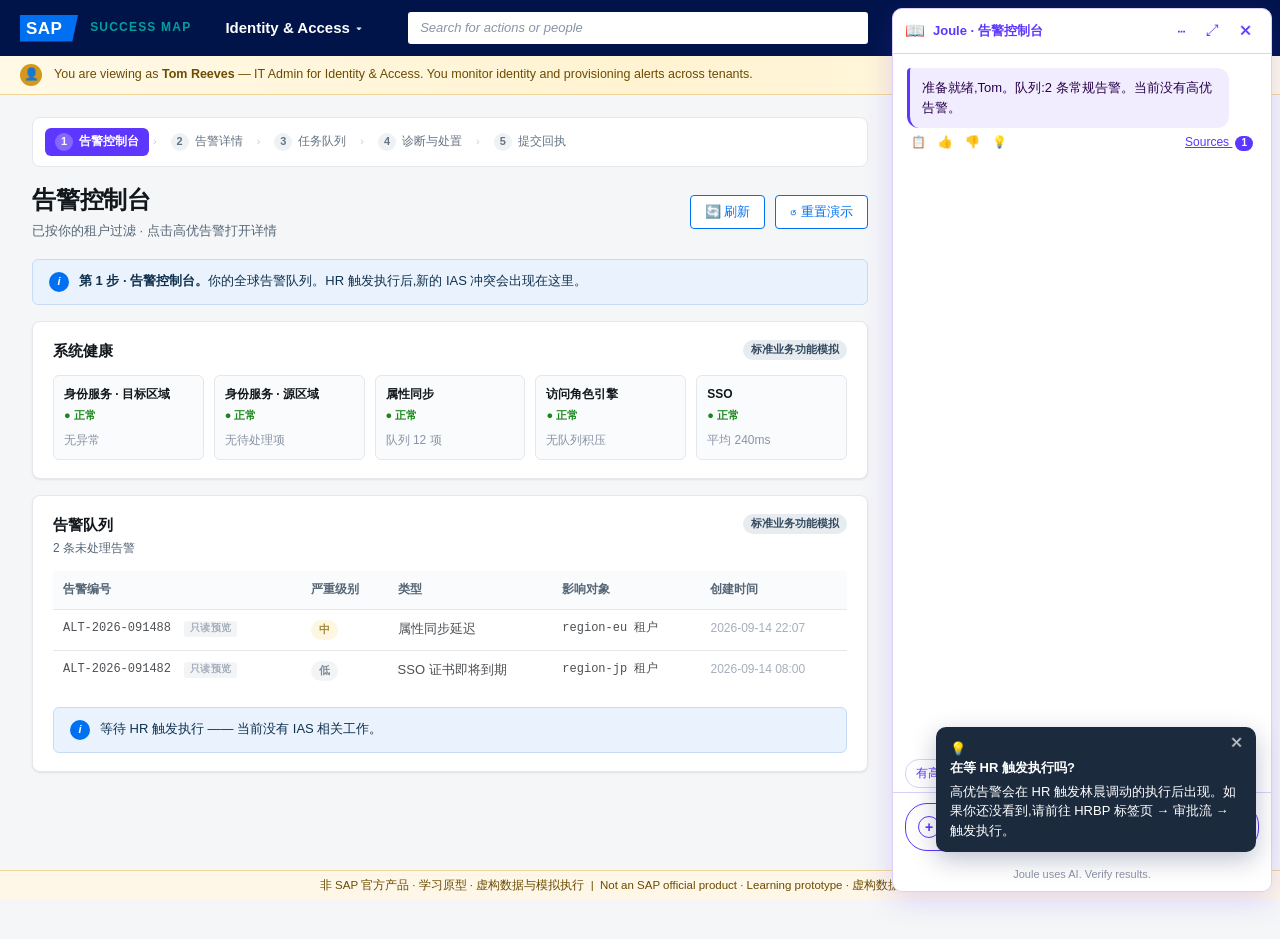
<file: prototype/zh/it.html>
<!DOCTYPE html>
<html lang="zh-CN">
<head>
  <meta charset="UTF-8" />
  <meta name="viewport" content="width=device-width, initial-scale=1, viewport-fit=cover" />
  <title>身份与访问 · Global Mobility Assistant</title>
  <link rel="stylesheet" href="../shared/tokens.css" />
  <link rel="stylesheet" href="../shared/shell.css" />
  <link rel="stylesheet" href="../shared/joule.css" />
  <link rel="stylesheet" href="../shared/guide.css" />
  <style>
    .journey-nav { display: flex; flex-wrap: wrap; gap: 2px 4px; padding: 10px 12px; background: #fff; border: 1px solid var(--border-soft); border-radius: 8px; margin-bottom: 16px; align-items: center; }
    .journey-nav .step { padding: 5px 10px; border-radius: 6px; font-size: 12px; color: var(--text-secondary); cursor: pointer; white-space: nowrap; display: inline-flex; align-items: center; gap: 6px; user-select: none; transition: background 0.12s, color 0.12s; }
    .journey-nav .step:hover { background: var(--joule-purple-soft); color: var(--joule-purple); }
    .journey-nav .step:active { transform: scale(0.98); }
    .journey-nav .step.active { background: var(--role-it); color: #fff; font-weight: 600; }
    .journey-nav .step.done { color: var(--status-green); }
    .journey-nav .step.pending { opacity: 0.9; }
    .journey-nav .step.pending:hover { opacity: 1; background: var(--joule-purple-soft); color: var(--joule-purple); }
    .journey-nav .step .n { width: 18px; height: 18px; border-radius: 50%; background: #EEF1F4; display: flex; align-items: center; justify-content: center; font-size: 11px; font-weight: 700; color: var(--text-secondary); flex-shrink: 0; }
    .journey-nav .step.active .n { background: rgba(255,255,255,0.25); color: #fff; }
    .journey-nav .step.done .n { background: var(--status-green); color: #fff; }
    .journey-nav .sep { color: var(--border-mid); align-self: center; font-size: 11px; }
    .breadcrumb { color: var(--text-secondary); font-size: 12px; margin-bottom: 12px; }
    .breadcrumb a { color: var(--sap-blue); cursor: pointer; }
    .alert-row { cursor: pointer; }
    .alert-row.high { background: #FDF0EE; }
    .alert-row:hover { background: #F5F7FA; }
    .alert-row.high:hover { background: #FBE7E4; }
    .alert-row.readonly { cursor: default; opacity: 0.75; }
    .alert-row.readonly:hover td { background: #FAFBFC; }
    .preview-tag { display: inline-block; background: #EEF1F4; color: var(--text-muted); padding: 1px 6px; border-radius: 3px; font-size: 10px; font-weight: 600; margin-left: 6px; letter-spacing: 0.2px; }

    .diagnosis {
      background: #FDF6FE; border: 1px solid var(--joule-purple-border);
      border-left: 4px solid var(--joule-purple);
      padding: 14px 18px; border-radius: 6px; margin-bottom: 12px;
    }
    .diagnosis h4 { margin: 0 0 8px; color: var(--joule-purple-dark); font-size: 13px; }
    .diagnosis ol { margin: 6px 0 0 20px; padding: 0; }
    .diagnosis li { margin: 3px 0; font-size: 13px; }

    .health-grid { display: grid; grid-template-columns: repeat(5, 1fr); gap: 10px; }
    .health-cell { background: #FAFBFC; border: 1px solid var(--border-soft); border-radius: 6px; padding: 10px; font-size: 12px; }
    .health-cell.degraded { background: #FEF6E6; border-color: #F0D797; }
    .health-cell .h-name { font-weight: 600; margin-bottom: 4px; }
    .health-cell .h-state { font-size: 11px; }
    .health-cell.degraded .h-state { color: #8A6100; font-weight: 600; }
    .health-cell.healthy .h-state { color: var(--status-green); font-weight: 600; }

    .dep-graph { display: grid; grid-template-columns: repeat(4, 1fr); gap: 8px; }
    .dep-node { background: #FAFBFC; border: 1px solid var(--border-soft); border-radius: 6px; padding: 10px; font-size: 12px; position: relative; }
    .dep-node.confirmed { background: #F1F9F3; border-color: #C5E4CE; }
    .dep-node.failed { background: #FDECE9; border-color: #EFB4AC; }
    .dep-node.pending-dep { background: #F5F6F7; border-color: var(--border-mid); opacity: 0.75; }
    .dep-node .task-id { font-family: "SF Mono", Consolas, monospace; font-size: 11px; color: var(--text-muted); }
    .dep-node .task-label { font-weight: 600; margin: 4px 0; font-size: 12.5px; }
    .dep-node .task-meta { color: var(--text-muted); font-size: 11px; }

    /* ============ Mobile adaptation · < 768px ============ */
    @media (max-width: 768px) {
      .journey-nav { padding: 8px 10px; gap: 4px; }
      .journey-nav .step { padding: 4px 8px; font-size: 11px; }
      .journey-nav .step .n { width: 16px; height: 16px; font-size: 10px; }
      .journey-nav .sep { display: none; }
      .breadcrumb { font-size: 12px; overflow-x: auto; white-space: nowrap; -webkit-overflow-scrolling: touch; }
      .dep-graph { grid-template-columns: 1fr; gap: 8px; }
      .health-grid { grid-template-columns: repeat(2, 1fr); gap: 8px; }
      .health-cell { padding: 8px 10px; }
      .diagnosis { padding: 12px 14px; }
      .diagnosis h4 { font-size: 12.5px; }
    }
  </style>
</head>
<body class="role-it">
  <div id="topbarSlot"></div>

  <div class="app-shell">
    <main class="main-area joule-open" id="mainArea">
      <div class="journey-nav" id="journeyNav"></div>
      <div id="viewContainer"></div>
    </main>
  </div>

  <div id="jouleSlot"></div>

  <div class="global-footer">
    非 SAP 官方产品 · 学习原型 · 虚构数据与模拟执行 &nbsp;|&nbsp; Not an SAP official product · Learning prototype · 虚构数据与模拟执行
  </div>

  <script src="../shared/state.js"></script>
  <script src="../shared/topbar.js"></script>
  <script src="../shared/joule.js"></script>
  <script src="../shared/guide.js"></script>
  <script src="data/it-data.js"></script>
  <script>
  const D = window.IT_DATA;
  document.getElementById("topbarSlot").innerHTML = window.TOPBAR.renderTopbar("it");
  document.getElementById("jouleSlot").innerHTML = window.JOULE.jouleHTML("it", "Joule · 身份与访问");

  // Mount guidance layers
  window.GUIDE.injectGuideButton();
  window.GUIDE.mountGuideOverlay({ suppressAutoShow: true });
  window.GUIDE.mountRoleRibbon("it");

  // Step-appropriate hints
  function showStepHintIT(step) {
    if (step === "console") {
      setTimeout(() => window.GUIDE.showHint({
        id: "it-see-alert",
        title: "在等 HR 触发执行吗?",
        body: "高优告警会在 HR 触发林晨调动的执行后出现。如果你还没看到,请前往 HRBP 标签页 → 审批流 → 触发执行。",
        anchor: "bottom-right"
      }), 900);
    } else if (step === "diagnose") {
      setTimeout(() => window.GUIDE.showHint({
        id: "it-pause-3",
        title: "这就是第 3 处暂停",
        body: "Joule <b>本可以</b> 自动合并这些记录。但它没有 —— 因为账户关联属于治理决定,任何跨境影响都应交给法务 / 隐私专业人员判断。它只是观察,并做路由。",
        anchor: "top-right"
      }), 700);
    } else if (step === "receipt") {
      setTimeout(() => window.GUIDE.showHint({
        id: "it-log-routing",
        title: "注意这里的措辞",
        body: "按钮写的是 <b>把路由结果回执给 HR</b> —— 不是 “关闭告警” 或 “标为已解决”。本工具不会关闭这个案例;那是治理团队的事。",
        anchor: "top-right"
      }), 700);
    }
  }
  window.addEventListener("hashchange", () => showStepHintIT((location.hash || "#console").replace("#","")));
  showStepHintIT((location.hash || "#console").replace("#",""));

  const STEPS = [
    { id: "console",     n: 1, label: "告警控制台" },
    { id: "alertDetail", n: 2, label: "告警详情" },
    { id: "queue",       n: 3, label: "任务队列" },
    { id: "diagnose",    n: 4, label: "诊断与处置" },
    { id: "receipt",     n: 5, label: "提交回执" }
  ];

  function esc(s) { return String(s ?? "").replace(/[&<>"']/g, c => ({"&":"&amp;","<":"&lt;",">":"&gt;",'"':"&quot;","'":"&#39;"}[c])); }
  function pill(cls, text) { return `<span class="pill ${cls}">${esc(text)}</span>`; }
  const jouleCtl = window.JOULE.bindJouleShell();
  let jouleExtra = [];

  function currentStepId() {
    const h = (location.hash || "#console").replace("#","");
    return STEPS.find(s => s.id === h) ? h : "console";
  }

  function stepStatus(stepId) {
    const s = window.GMA.loadState();
    const order = STEPS.map(x => x.id);
    const idx = order.indexOf(stepId);
    const cIdx = order.indexOf(currentStepId());
    if (stepId === "diagnose" && s.iasConflictResolved) return "done";
    if (stepId === "receipt" && s.receiptSubmitted) return "done";
    if (idx < cIdx) return "done";
    if (idx === cIdx) return "active";
    return "pending";
  }

  function renderNav() {
    const nav = document.getElementById("journeyNav");
    nav.innerHTML = "";
    STEPS.forEach((step, i) => {
      const status = stepStatus(step.id);
      const el = document.createElement("div");
      el.className = "step " + status;
      el.innerHTML = `<span class="n">${status === "done" ? "✓" : step.n}</span><span>${esc(step.label)}</span>`;
      el.addEventListener("click", () => { location.hash = "#" + step.id; });
      nav.appendChild(el);
      if (i < STEPS.length - 1) {
        const sep = document.createElement("span");
        sep.className = "sep"; sep.textContent = "›";
        nav.appendChild(sep);
      }
    });
  }

  // ============ Views ============
  function view_console() {
    const s = window.GMA.loadState();
    const showPrimary = s.executionStarted && s.provisioningIssue && !s.iasConflictResolved;
    const alerts = D.alerts.filter(a => a.primary ? showPrimary : true);

    return `
      <div class="page-header">
        <div class="page-title-wrap">
          <h1 class="page-title">告警控制台</h1>
          <div class="page-sub">已按你的租户过滤 · 点击高优告警打开详情</div>
        </div>
        <div class="page-actions">
          <button class="btn outlined" id="btnRefresh">🔄 刷新</button>
          <button class="btn outlined" id="btnResetAll">↺ 重置演示</button>
        </div>
      </div>

      <div class="info-strip">
        <span class="i-icon">i</span>
        <div><b>第 1 步 · 告警控制台。</b>你的全球告警队列。HR 触发执行后,新的 IAS 冲突会出现在这里。</div>
      </div>

      <div class="card">
        <div class="card-header">
          <div><h2 class="card-title">系统健康</h2></div>
          <span class="cap-tag native">标准业务功能模拟</span>
        </div>
        <div class="health-grid">
          ${D.systemHealth.map(h => {
            const sh = s.executionStarted && s.provisioningIssue && !s.iasConflictResolved ? h : { ...h, state: h.name === "身份服务 · 目标区域" ? "healthy" : h.state, note: h.name === "身份服务 · 目标区域" ? "无异常" : h.note };
            const stateLabel = sh.state === "degraded" ? "受影响" : sh.state === "healthy" ? "正常" : sh.state;
            return `<div class="health-cell ${sh.state}">
              <div class="h-name">${esc(sh.name)}</div>
              <div class="h-state">${sh.state === "degraded" ? "⚠ " : "● "}${esc(stateLabel)}</div>
              <div class="muted small mt-8">${esc(sh.note)}</div>
            </div>`;
          }).join("")}
        </div>
      </div>

      <div class="card">
        <div class="card-header">
          <div><h2 class="card-title">告警队列</h2>
          <div class="card-sub">${alerts.length} 条未处理告警</div></div>
          <span class="cap-tag native">标准业务功能模拟</span>
        </div>
        <table class="data-table">
          <thead><tr><th>告警编号</th><th>严重级别</th><th>类型</th><th>影响对象</th><th>创建时间</th></tr></thead>
          <tbody>
            ${alerts.map(a => `<tr class="alert-row ${a.severity} ${a.primary ? "" : "readonly"}" data-alert="${esc(a.id)}">
              <td class="mono">${esc(a.id)}${a.primary ? "" : ' <span class="preview-tag">只读预览</span>'}</td>
              <td>${pill(a.severity === "high" ? "red" : a.severity === "medium" ? "yellow" : "grey", a.severity === "high" ? "高" : a.severity === "medium" ? "中" : "低")}</td>
              <td>${esc(a.type)}</td>
              <td class="mono">${esc(a.affects)}</td>
              <td class="muted">${esc(a.opened)}</td>
            </tr>`).join("")}
          </tbody>
        </table>
        ${!s.executionStarted ? `<div class="info-strip mt-16" style="margin-bottom:0"><span class="i-icon">i</span><div>等待 HR 触发执行 —— 当前没有 IAS 相关工作。</div></div>` : ""}
      </div>
    `;
  }

  function view_alertDetail() {
    const s = window.GMA.loadState();
    if (!s.executionStarted || !s.provisioningIssue || s.iasConflictResolved) {
      return `
        <div class="breadcrumb"><a onclick="location.hash='#console'">告警控制台</a> › <b>告警详情</b></div>
        <div class="info-strip warn"><span class="i-icon">!</span><div>当前没有高优告警。HR 触发执行后,此步骤会开放。</div></div>
      `;
    }
    return `
      <div class="breadcrumb"><a onclick="location.hash='#console'">告警控制台</a> › <b>ALT-2026-091501</b></div>

      <div class="page-header">
        <div class="page-title-wrap">
          <h1 class="page-title">ALT-2026-091501 · 身份映射待复核</h1>
          <div class="page-sub">高优 · 影响 EMP-CN-2381 · 2026-11-01 03:14 开启</div>
        </div>
        <div class="page-actions">
          <button class="btn outlined" onclick="location.hash='#console'">← 返回控制台</button>
          <button class="btn primary" onclick="location.hash='#queue'">查看依赖图 →</button>
        </div>
      </div>

      <div class="info-strip">
        <span class="i-icon">i</span>
        <div><b>第 2 步 · 告警详情。</b>告警的上下文。下一步:查看哪些调动任务被暂停,并在路由前先看清观察结论。</div>
      </div>

      <div class="card">
        <div class="card-header">
          <div><h2 class="card-title">告警上下文</h2></div>
          <span class="cap-tag native">标准业务功能模拟</span>
        </div>
        <ul class="kv-list">
          <li><span class="k">告警编号</span><span class="v mono">ALT-2026-091501</span></li>
          <li><span class="k">严重级别</span><span class="v">${pill("red","高")}</span></li>
          <li><span class="k">类型</span><span class="v">身份映射待复核</span></li>
          <li><span class="k">影响对象</span><span class="v mono">EMP-CN-2381(林晨)</span></li>
          <li><span class="k">关联调动</span><span class="v mono">${esc(s.moveRequestId)}</span></li>
          <li><span class="k">开启时间</span><span class="v">2026-11-01 03:14</span></li>
          <li><span class="k">源任务</span><span class="v mono">EXEC-04 · 身份供应 · 目标区域</span></li>
          <li><span class="k">下游被暂停</span><span class="v mono">EXEC-05, EXEC-06, EXEC-07, EXEC-08</span></li>
        </ul>
      </div>
    `;
  }

  function view_queue() {
    const s = window.GMA.loadState();
    const tasks = D.tasks.map(t => ({ ...t }));
    if (!s.executionStarted) {
      tasks.forEach(t => t.state = "pending-dep");
    } else if (s.iasConflictResolved) {
      const e4 = tasks.find(t => t.id === "EXEC-04");
      if (e4) e4.state = "pending-review";
    } else {
      const e4 = tasks.find(t => t.id === "EXEC-04");
      if (e4) e4.state = "pending-review";
    }

    return `
      <div class="breadcrumb"><a onclick="location.hash='#console'">告警控制台</a> › <a onclick="location.hash='#alertDetail'">告警</a> › <b>任务队列</b></div>

      <div class="page-header">
        <div class="page-title-wrap">
          <h1 class="page-title">调动任务队列 · 依赖图</h1>
          <div class="page-sub">林晨(EMP-CN-2381)· 8 个任务 · 身份 / 访问 / SSO</div>
        </div>
        <div class="page-actions">
          <button class="btn outlined" onclick="location.hash='#alertDetail'">← 返回</button>
          <button class="btn primary" onclick="location.hash='#diagnose'">审查 →</button>
        </div>
      </div>

      <div class="info-strip">
        <span class="i-icon">i</span>
        <div><b>第 3 步 · 任务队列。</b>已提交 ≠ 已核实 · 主体连续性 ≠ 所有账户不变。EXEC-04 暂停等待人工复核;下游 4 个任务随之暂停。</div>
      </div>

      <div class="card">
        <div class="card-header">
          <div><h2 class="card-title">依赖图</h2></div>
          <span class="cap-tag native">标准业务功能模拟</span>
        </div>
        <div class="dep-graph">
          ${tasks.map(t => {
            const label = { confirmed: "✓ 已完成", "pending-review": "⚠ 待复核", "pending-dep": "⏳ 等待依赖" }[t.state] || t.state;
            const cls = { confirmed: "green", "pending-review": "yellow", "pending-dep": "grey" }[t.state] || "grey";
            const badge = pill(cls, label);
            const nodeCls = t.state === "pending-review" ? "failed" : t.state;
            return `<div class="dep-node ${nodeCls}">
              <div class="task-id">${esc(t.id)} · ${esc(t.system)}</div>
              <div class="task-label">${esc(t.label)}</div>
              <div class="task-meta">${esc(t.owner)}</div>
              <div class="mt-8">${badge}</div>
              ${t.deps.length ? `<div class="task-meta mt-8">依赖:${t.deps.map(esc).join(", ")}</div>` : ""}
            </div>`;
          }).join("")}
        </div>
      </div>
    `;
  }

  function view_diagnose() {
    const s = window.GMA.loadState();
    if (!s.executionStarted || !s.provisioningIssue) {
      return `
        <div class="breadcrumb"><a onclick="location.hash='#console'">告警控制台</a> › <b>诊断</b></div>
        <div class="info-strip warn"><span class="i-icon">!</span><div>当前没有需要诊断的 IAS 冲突。</div></div>
      `;
    }
    if (s.iasConflictResolved) {
      return `
        <div class="breadcrumb"><a onclick="location.hash='#console'">告警控制台</a> › <b>已路由至治理复核</b></div>
        <div class="conclusion-banner">
          <div class="cb-icon">→</div>
          <div>
            <div class="cb-title">EXEC-04 已路由至身份治理团队</div>
            <div class="cb-sub">已请求人工复核。下游供应仍处于暂停状态。本工具不会关闭告警、也不会将案例标为已解决 —— 结论由治理团队做出。</div>
          </div>
        </div>
        <div class="row" style="justify-content:flex-end;">
          <button class="btn primary" onclick="location.hash='#receipt'">记录本次路由操作 →</button>
        </div>
      `;
    }
    const d = D.diagnosis;
    return `
      <div class="breadcrumb"><a onclick="location.hash='#console'">告警控制台</a> › <a onclick="location.hash='#queue'">任务队列</a> › <b>审查</b></div>

      <div class="page-header">
        <div class="page-title-wrap">
          <h1 class="page-title">EXEC-04 · 等待人工复核</h1>
          <div class="page-sub">仅供观察 · 本工具不提议操作路径,也不解决该案例</div>
        </div>
        <div class="page-actions">
          <button class="btn outlined" onclick="location.hash='#queue'">← 返回队列</button>
        </div>
      </div>

      <div class="info-strip">
        <span class="i-icon">i</span>
        <div><b>第 4 步 · 审查。</b>Joule 呈现观察结论并暂停。下一步 —— 这些记录是否属于同一个人、以及如何关联 —— 属于治理决定。</div>
      </div>

      <div class="card">
        <div class="card-header">
          <div><h2 class="card-title">观察结论 · 下一步该做什么</h2></div>
          <span class="cap-tag ext">项目扩展设计</span>
        </div>
        <div class="two-col">
          <div>
            <div class="bold mb-8">观察到的情况</div>
            <div class="muted" style="line-height:1.55;">${esc(d.observation)}</div>
            <div class="bold mt-16 mb-8">为什么在这里暂停</div>
            <div class="muted" style="line-height:1.55;">${esc(d.whyManual)}</div>
          </div>
          <div>
            <div class="diagnosis">
              <h4>下一步该做什么</h4>
              <ol>
                ${d.whatToDoNext.map(step => `<li>${esc(step)}</li>`).join("")}
              </ol>
            </div>
            <div class="muted small mt-8">
              <b>负责人 · 参考:</b>
              <ul style="margin:4px 0 0 18px; padding:0;">
                ${d.references.map(r => `<li>${esc(r)}</li>`).join("")}
              </ul>
            </div>
          </div>
        </div>
        <div class="info-strip warn mt-16">
          <span class="i-icon">!</span>
          <div><b>下游任务暂停:</b><span class="mono">${D.downstream.join(", ")}</span> —— 在治理决定被记录之前,将保持暂停。</div>
        </div>
        <div class="row mt-16">
          <div class="spacer"></div>
          <button class="btn outlined" id="btnEscalate">为治理团队补充上下文</button>
          <button class="btn primary" id="btnResolve">路由至身份治理团队</button>
        </div>
      </div>
    `;
  }

  function view_receipt() {
    const s = window.GMA.loadState();
    if (!s.iasConflictResolved) {
      return `
        <div class="breadcrumb"><a onclick="location.hash='#console'">告警控制台</a> › <b>记录路由</b></div>
        <div class="info-strip warn"><span class="i-icon">!</span><div>请先把 EXEC-04 路由到身份治理团队,然后回到此处记录本次路由操作。</div></div>
      `;
    }
    return `
      <div class="breadcrumb"><a onclick="location.hash='#console'">告警控制台</a> › <b>记录路由</b></div>

      <div class="page-header">
        <div class="page-title-wrap">
          <h1 class="page-title">记录本次路由操作</h1>
          <div class="page-sub">通知 HR:该案例已被路由至治理复核 —— 并非已被解决</div>
        </div>
        <div class="page-actions">
          <button class="btn outlined" onclick="location.hash='#diagnose'">← 返回</button>
        </div>
      </div>

      <div class="info-strip ${s.receiptSubmitted ? "success" : ""}">
        <span class="i-icon">${s.receiptSubmitted ? "✓" : "i"}</span>
        <div><b>第 5 步 · 记录路由。</b>${s.receiptSubmitted ? "路由已记录。HR 看到的是案例在治理团队处 —— 而不是已关闭。" : "在下方确认,以记录本次路由操作。"}</div>
      </div>

      <div class="card">
        <div class="card-header">
          <div><h2 class="card-title">路由说明 · 草稿</h2>
          <div class="card-sub">由 Joule 起草,由你签署。目标侧核实仍未到位。</div></div>
          <span class="cap-tag ext">项目扩展设计</span>
        </div>
        <ul class="kv-list">
          <li><span class="k">调动</span><span class="v mono">${esc(s.moveRequestId)}</span></li>
          <li><span class="k">员工</span><span class="v">EMP-CN-2381 · 林晨</span></li>
          <li><span class="k">EXEC-04</span><span class="v">${pill("yellow","已路由 · 等待治理决定")}</span></li>
          <li><span class="k">下游(EXEC-05 至 08)</span><span class="v">${pill("grey","暂停 · 决定 + 目标侧核实后恢复")}</span></li>
          <li><span class="k">告警</span><span class="v mono">ALT-2026-091501 · 开启中 · 审查中</span></li>
          <li><span class="k">给 HR 的说明</span><span class="v">案例出现多个候选身份记录;已路由至身份治理团队进行人工复核。本工具不做关联判断,也不关闭告警。</span></li>
        </ul>
        <div class="row mt-16">
          <div class="spacer"></div>
          ${s.receiptSubmitted
            ? `<button class="btn outlined" disabled>路由已记录 ✓</button>`
            : `<button class="btn primary" id="btnSubmitReceipt">把路由结果回执给 HR</button>`}
        </div>
      </div>
    `;
  }

  // ============ Render + bind ============
  function renderView() {
    const step = currentStepId();
    const view = { console: view_console, alertDetail: view_alertDetail, queue: view_queue, diagnose: view_diagnose, receipt: view_receipt }[step];
    document.getElementById("viewContainer").innerHTML = view();
    bindViewInteractions(step);
    renderNav();
    refreshJoule();
    refreshBadges();
  }

  function bindViewInteractions(step) {
    document.getElementById("btnRefresh")?.addEventListener("click", renderView);
    document.getElementById("btnResetAll")?.addEventListener("click", () => { window.GMA.resetState(); jouleExtra = []; renderView(); });

    if (step === "console") {
      document.querySelectorAll(".alert-row").forEach(r => {
        r.addEventListener("click", () => {
          const id = r.getAttribute("data-alert");
          if (id === "ALT-2026-091501") location.hash = "#alertDetail";
          // Non-primary alerts are read-only preview — no navigation
        });
      });
    }

    if (step === "diagnose") {
      document.getElementById("btnResolve")?.addEventListener("click", () => {
        window.GMA.mutateState(x => { x.iasConflictResolved = true; x.provisioningIssue = false; }, "it-routed-to-governance");
        jouleExtra.push({ role: "bot", html: `案例已路由至身份治理团队(模拟)。本工具不做关联判断、也不关闭告警 —— 等待治理团队的决定。`, sources: 1 });
        renderView();
      });
      document.getElementById("btnEscalate")?.addEventListener("click", () => alert("已为治理团队补充上下文(模拟)。本演示路径中不改变状态。"));
    }

    if (step === "receipt") {
      document.getElementById("btnSubmitReceipt")?.addEventListener("click", () => {
        window.GMA.mutateState(x => { x.receiptSubmitted = true; }, "it-logged-routing");
        jouleExtra.push({ role: "bot", html: `路由已记录。HR 看到的是案例在治理团队处 —— 而不是已关闭。`, sources: 1 });
        renderView();
      });
    }
  }

  // ============ Joule(IT)· 支持自动播放节奏 ============
  function jouleFramesFor(step) {
    const s = window.GMA.loadState();
    const active = s.executionStarted && s.provisioningIssue && !s.iasConflictResolved;
    const overview = { role: "bot", autoplay: true, delay: 300,
      html: `准备就绪,Tom。队列:2 条常规告警。${active ? "<strong>新的高优告警:</strong>林晨调动中的身份映射需要人工复核 —— 4 个下游任务被暂停。" : "当前没有高优告警。"}`, sources: 1 };

    switch (step) {
      case "console":
        return [ overview ];
      case "alertDetail":
        if (!active) return [ overview, { role: "bot", autoplay: true, delay: 400, html: `当前没有需要展开的告警。`, sources: 1 } ];
        return [ overview,
          { role: "bot", autoplay: true, delay: 700,
            html: `EXEC-04 需要人工复核。在治理决定被记录之前,4 个下游任务保持暂停。`, sources: 1 } ];
      case "queue":
        if (!s.executionStarted) return [ overview, { role: "bot", autoplay: true, delay: 400, html: `队列空闲。HR 触发执行后,依赖图会激活。`, sources: 1 } ];
        return [ overview,
          { role: "bot", autoplay: true, delay: 700,
            html: `是 EXEC-04 卡住了下游。我会告诉你我观察到什么 —— 下一步是治理决定,不是我建议的操作。`, sources: 1 } ];
      case "diagnose":
        if (s.iasConflictResolved) return [ overview, { role: "bot", autoplay: true, delay: 400, html: `案例已路由。等待治理决定 —— 我不会关闭它。`, sources: 1 } ];
        if (!active) return [ overview, { role: "bot", autoplay: true, delay: 400, html: `当前没有需要审查的案例。`, sources: 1 } ];
        return [ overview,
          { role: "bot", autoplay: true, delay: 600,
            html: `观察结论:自动身份映射返回了多条候选记录。我不会断言它们代表冲突,也不会提议操作路径。`, sources: 2 },
          { role: "bot", autoplay: false, continueLabel: "▸ 为什么我在这里停下",
            html: `这些记录是否属于同一个人、以及如何关联,属于 <strong>治理决定</strong> —— 其中任何数据保护或跨境合规审查,应由有资质的专业人员评估。我呈现观察并做路由;我不做处置。`, sources: 2 }];
      case "receipt":
        if (!s.iasConflictResolved) return [ overview, { role: "bot", autoplay: true, delay: 400, html: `还没到时候 —— 请先把案例路由给治理复核。`, sources: 1 } ];
        return [ overview,
          { role: "bot", autoplay: true, delay: 500,
            html: `路由说明已起草。请核对并签署;HR 看到的是案例在治理团队处 —— 而不是已关闭。`, sources: 1 } ];
    }
    return [ overview ];
  }

  function handleJouleAction() {}

  function refreshJoule() {
    document.getElementById("jouleTitle").textContent = "Joule · " + (STEPS.find(x => x.id === currentStepId())?.label || "身份与访问");
    const base = jouleFramesFor(currentStepId());
    const frames = base.concat(jouleExtra.map(f => ({ ...f, autoplay: f.autoplay !== undefined ? f.autoplay : true })));
    window.JOULE.loadSequence(frames, handleJouleAction);
    window.JOULE.setIntentRouter(itIntentRouter);
    window.JOULE.setSuggestions(itSuggestionsFor(currentStepId()));
  }

  function itSuggestionsFor(step) {
    switch (step) {
      case "console":     return ["有高优告警吗?", "系统健康状态如何?"];
      case "alertDetail": return ["观察到了什么?", "下游哪些任务被暂停?"];
      case "queue":       return ["哪个任务被暂停了?", "看依赖关系"];
      case "diagnose":    return ["你能自动处理吗?", "由谁来决定?"];
      case "receipt":     return ["路由说明里都写了什么?"];
      default: return [];
    }
  }

  function itIntentRouter(userText) {
    const t = userText.toLowerCase();
    const s = window.GMA.loadState();
    if (/high|severity|urgent|alert|高优|严重|告警/.test(t)) {
      if (s.provisioningIssue && !s.iasConflictResolved) return { html: `1 条 <strong>高优</strong>:林晨调动中的身份供应(EXEC-04)需要人工复核 —— 4 个下游任务被暂停。另有 1 条中优、1 条低优。`, sources: 2 };
      return { html: `没有高优告警。1 条中优(IPS 同步延迟),1 条低优(SSO 证书临近到期)。`, sources: 1 };
    }
    if (/system|health|tenant|系统|健康|租户/.test(t)) {
      return { html: `身份服务(目标区域)当前处于 <strong>受影响</strong> 状态,有 1 个案例等待人工复核。其余组件正常。`, sources: 1 };
    }
    if (/observed|what.*happen|why.*paused|multi|candidate|record|观察|多条|候选|记录/.test(t)) {
      return { html: `自动身份映射对用户 'lin.chen' 返回了多条候选记录。它们是否属于同一个人,应由身份治理团队判断 —— 我不会仅凭记录存在就下结论。`, sources: 2 };
    }
    if (/downstream|block|depend|graph|paused|下游|阻塞|依赖|暂停/.test(t)) {
      return { html: `EXEC-04 卡住了 <span class="mono">EXEC-05, EXEC-06, EXEC-07, EXEC-08</span> —— 属性同步、访问角色变更、首次登录核实。这些只会在治理决定 <em>且</em> 目标侧核实回执到位后才恢复。`, sources: 1 };
    }
    if (/auto|automatic|resolve|for me|do it|merge|自动|合并|替我/.test(t)) {
      return { html: `<strong>这一类案例我不会自动处理。</strong>跨区域的身份关联是治理决定,任何跨境影响都属于有资质的专业人员的判断范围。我呈现观察并做路由 —— 我不提议操作路径。`, sources: 2 };
    }
    if (/who|owner|decide|responsible|谁|决定|负责/.test(t)) {
      return { html: `身份治理团队拥有关联决定。任何数据保护或跨境影响,应由法务 / 隐私专业人员评估 —— 而不是由本工具处理。`, sources: 1 };
    }
    if (/receipt|submit|close|route|routing|回执|提交|关闭|路由/.test(t)) {
      if (!s.iasConflictResolved) return { html: `还没到时候 —— 请先把案例路由到治理团队。`, sources: 1 };
      return { html: `路由说明草稿已就绪。它记录:案例已路由至身份治理、下游任务保持暂停、告警在决定 + 目标侧核实到位前保持开启。请签署以把路由结果回执给 HR。`, sources: 1 };
    }
    return null;
  }


  function refreshBadges() {
    const s = window.GMA.loadState();
    let n = D.alerts.filter(a => !a.primary).length;
    if (s.executionStarted && s.provisioningIssue && !s.iasConflictResolved) n += 1;
    window.TOPBAR.setNotifBadge(n);
  }

  window.addEventListener("hashchange", renderView);
  window.GMA.onStateChange(renderView);
  window.GMA.loadState();
  renderView();
  </script>
</body>
</html>
</file>
<file: prototype/shared/tokens.css>
/* ============================================================
   Global Mobility Assistant — SAP Horizon design tokens
   Extracted from SAP_SuccessFactors.potx theme (structural only).
   Not for redistribution of SAP brand assets.
============================================================ */

:root {
  /* ---- SAP Horizon palette ---- */
  --sap-blue: #0070F2;          /* primary CTA / links */
  --sap-blue-hover: #0854A0;
  --sap-blue-2: #1B90FF;        /* sky blue accent */
  --sap-navy: #00144A;          /* top bar */
  --sap-navy-2: #002A86;
  --sap-teal: #049F9A;          /* "SUCCESS MAP" tone / decorative */
  --sap-teal-dark: #07838F;

  /* Joule */
  --joule-purple: #5D36FF;
  --joule-purple-hover: #4B27E0;
  --joule-purple-2: #7858FF;
  --joule-purple-soft: #F1EDFE;
  --joule-purple-border: #DCD0FA;
  --joule-purple-dark: #28004A;

  /* Status */
  --status-green: #188918;
  --status-green-2: #36A41D;
  --status-green-bg: #E6F4E6;
  --status-yellow: #8A6100;
  --status-yellow-bg: #FDF3D6;
  --status-red: #B0271A;
  --status-red-bg: #FBE7E4;
  --status-grey: #556677;
  --status-grey-bg: #EEF1F4;

  /* Neutrals */
  --text-primary: #12171C;
  --text-secondary: #556677;
  --text-muted: #8A94A6;
  --bg-page: #F5F6F7;
  --bg-card: #FFFFFF;
  --bg-strip: #EAF3FD;
  --border-soft: #E4E7EB;
  --border-mid: #C9CFD6;

  /* Capability tag palette */
  --tag-native: #34495E;
  --tag-native-bg: #E7ECF1;
  --tag-ai: var(--joule-purple);
  --tag-ai-bg: var(--joule-purple-soft);
  --tag-ext: #B04A0B;
  --tag-ext-bg: #FDECDD;

  /* Role accent — used to distinguish employee / HRBP / IT */
  --role-employee: #0070F2;
  --role-hrbp: #049F9A;
  --role-it: #5D36FF;

  --radius-card: 8px;
  --radius-btn: 4px;
  --shadow-card: 0 1px 2px rgba(0,20,74,0.05), 0 1px 3px rgba(0,20,74,0.04);

  /* SAP 72 Brand font stack — will fall back gracefully */
  --font-body: "72", "72 Brand", "72 Brand Medium",
               -apple-system, "Segoe UI", "Helvetica Neue", Arial, sans-serif;
}

* { box-sizing: border-box; }
html, body { margin: 0; padding: 0; height: 100%; }
body {
  font-family: var(--font-body);
  color: var(--text-primary);
  background: var(--bg-page);
  font-size: 14px;
  line-height: 1.45;
}
button { font-family: inherit; cursor: pointer; }
a { color: var(--sap-blue); text-decoration: none; }
a:hover { text-decoration: underline; }
</file>
<file: prototype/shared/shell.css>
/* ============================================================
   SF Success Map shell — shared across all 3 role pages
   Includes: top bar, main layout, cards, tables, buttons,
   info strips, capability tags, page header, phase stepper
============================================================ */

/* ---------------- Top bar ---------------- */
.topbar {
  background: var(--sap-navy);
  color: #fff;  height: 56px;
  display: flex;
  align-items: center;
  padding: 0 20px;
  gap: 24px;
  position: sticky;
  top: 0;
  z-index: 40;
}
.brand {
  display: flex; align-items: center; gap: 6px;
  text-decoration: none; cursor: pointer;
}
.brand:hover .brand-logo { background: var(--sap-blue-hover); }
.brand-logo {
  background: var(--sap-blue);
  color: #fff;
  font-weight: 800;
  padding: 5px 8px 5px 6px;
  font-size: 17px;
  letter-spacing: 0.4px;
  clip-path: polygon(0 0, 100% 0, 90% 100%, 0 100%);
  padding-right: 16px;
  line-height: 1;
}
.brand-suffix {
  color: var(--sap-teal);
  font-size: 12px;
  letter-spacing: 1.2px;
  font-weight: 600;
  padding-left: 6px;
}
.app-selector {
  display: flex; align-items: center; gap: 6px;
  padding: 6px 4px;
  cursor: pointer;
  font-weight: 600;
  font-size: 15px;
  color: #fff;
  margin-left: 6px;
}
.app-selector .caret { font-size: 11px; margin-top: 2px; opacity: 0.9; }

.searchbar {
  flex: 1;
  max-width: 460px;
  height: 32px;
  background: #FFFFFF;
  color: var(--text-muted);
  border-radius: 3px;
  padding: 0 12px;
  display: flex;
  align-items: center;
  font-style: italic;
  font-size: 13px;
  margin: 0 auto;
}

.topbar-icons {
  display: flex;
  align-items: center;
  gap: 18px;
}
.tb-icon {
  color: #fff;
  opacity: 0.9;
  cursor: pointer;
  font-size: 17px;
  position: relative;
  line-height: 1;
  display: inline-flex;
  align-items: center;
  justify-content: center;
  width: 22px; height: 22px;
}
.tb-icon:hover { opacity: 1; }
.tb-icon.joule-active {
  color: var(--joule-purple-2);
  opacity: 1;
}
.tb-icon .badge {
  position: absolute;
  top: -8px; right: -10px;
  background: #E00E28;
  color: #fff;
  font-size: 9px;
  padding: 1px 4px;
  border-radius: 8px;
  font-weight: 700;
  line-height: 1.2;
  min-width: 15px;
  text-align: center;
}

/* Role badge in top bar (small chip near avatar) */
.role-chip {
  padding: 4px 10px;
  border-radius: 12px;
  font-size: 11px;
  font-weight: 600;
  background: rgba(255,255,255,0.15);
  color: #fff;
  border: 1px solid rgba(255,255,255,0.25);
  letter-spacing: 0.3px;
}

.avatar {
  width: 32px; height: 32px;
  border-radius: 50%;
  color: #fff;
  display: flex; align-items: center; justify-content: center;
  font-weight: 600;
  font-size: 12px;
}
.avatar.employee { background: linear-gradient(135deg, #F1B6A7, #C74A3A); }
.avatar.hrbp     { background: linear-gradient(135deg, #A4E0C0, #049F9A); }
.avatar.it       { background: linear-gradient(135deg, #B894FF, #5D36FF); }

/* ---------------- Main layout ---------------- */
.app-shell {
  display: flex;
  min-height: calc(100vh - 56px);
}
.main-area {
  flex: 1;
  padding: 22px 32px 80px;
  overflow-y: auto;
  transition: margin-right 0.2s;
  max-width: 100%;
}
.main-area.joule-open { margin-right: 380px; }

/* ---------------- Page header ---------------- */
.page-header {
  display: flex;
  justify-content: space-between;
  align-items: center;
  margin-bottom: 18px;
  gap: 20px;
}
.page-title-wrap { flex: 1; }
.page-title {
  font-size: 24px;
  font-weight: 700;
  color: var(--text-primary);
  margin: 0;
  letter-spacing: -0.2px;
}
.page-sub {
  color: var(--text-secondary);
  font-size: 13px;
  margin-top: 4px;
}
.page-actions { display: flex; gap: 10px; align-items: center; }

/* ---------------- Buttons ---------------- */
.btn {
  border: 1px solid var(--border-mid);
  background: #fff;
  color: var(--text-primary);
  padding: 7px 14px;
  border-radius: var(--radius-btn);
  font-size: 13px;
  font-weight: 500;
}
.btn:hover:not(:disabled) { background: #F5F7FA; }
.btn.primary {
  background: var(--sap-blue);
  color: #fff;
  border-color: var(--sap-blue);
}
.btn.primary:hover:not(:disabled) { background: var(--sap-blue-hover); border-color: var(--sap-blue-hover); }
.btn.outlined {
  background: #fff;
  color: var(--sap-blue);
  border-color: var(--sap-blue);
}
.btn.outlined:hover { background: #EAF3FD; }
.btn.ghost { border-color: transparent; background: transparent; color: var(--sap-blue); }
.btn.danger { color: var(--status-red); border-color: var(--status-red); }
.btn.danger:hover:not(:disabled) { background: #FDF0EE; }
.btn:disabled { opacity: 0.5; cursor: not-allowed; }
.btn.sm { padding: 4px 10px; font-size: 12px; }

/* ---------------- Cards ---------------- */
.card {
  background: var(--bg-card);
  border: 1px solid var(--border-soft);
  border-radius: var(--radius-card);
  box-shadow: var(--shadow-card);
  margin-bottom: 16px;
  padding: 18px 20px;
}
.card-header {
  display: flex;
  justify-content: space-between;
  align-items: flex-start;
  margin-bottom: 14px;
  gap: 12px;
}
.card-title {
  font-size: 15px;
  font-weight: 600;
  color: var(--text-primary);
  margin: 0;
}
.card-sub {
  color: var(--text-secondary);
  font-size: 12px;
  margin-top: 4px;
}
.card-body { color: var(--text-primary); font-size: 13px; }

/* Capability tag (traceable to spec §3) */
.cap-tag {
  display: inline-block;
  font-size: 11px;
  padding: 2px 8px;
  border-radius: 10px;
  font-weight: 600;
  white-space: nowrap;
}
.cap-tag.native { background: var(--tag-native-bg); color: var(--tag-native); }
.cap-tag.ai { background: var(--tag-ai-bg); color: var(--tag-ai); }
.cap-tag.ext { background: var(--tag-ext-bg); color: var(--tag-ext); }

/* Status pills */
.pill {
  display: inline-block;
  font-size: 11px;
  padding: 2px 8px;
  border-radius: 10px;
  font-weight: 600;
}
.pill.green  { background: var(--status-green-bg);  color: var(--status-green); }
.pill.yellow { background: var(--status-yellow-bg); color: var(--status-yellow); }
.pill.red    { background: var(--status-red-bg);    color: var(--status-red); }
.pill.grey   { background: var(--status-grey-bg);   color: var(--status-grey); }
.pill.blue   { background: #E5F0FE; color: var(--sap-blue); }

/* Info strip */
.info-strip {
  background: var(--bg-strip);
  border: 1px solid #C7DBF7;
  color: #10314E;
  padding: 12px 16px;
  border-radius: 6px;
  font-size: 13px;
  margin-bottom: 16px;
  display: flex;
  align-items: flex-start;
  gap: 10px;
}
.info-strip .i-icon {
  width: 20px; height: 20px;
  background: var(--sap-blue); color: #fff;
  border-radius: 50%;
  display: flex; align-items: center; justify-content: center;
  font-weight: 700; font-size: 11px;
  flex-shrink: 0;
  font-style: italic;
}
.info-strip.warn { background: #FEF6E6; border-color: #F0D797; color: #6B4C00; }
.info-strip.warn .i-icon { background: #B58105; }
.info-strip.danger { background: var(--status-red-bg); border-color: #EFB4AC; color: var(--status-red); }
.info-strip.danger .i-icon { background: var(--status-red); }
.info-strip.success { background: var(--status-green-bg); border-color: #A9D9B8; color: var(--status-green); }
.info-strip.success .i-icon { background: var(--status-green); }

/* ---------------- Conclusion banner (Phase 6-style) ---------------- */
.conclusion-banner {
  background: linear-gradient(90deg, #FFF9E6, #FFF3D1);
  border: 1px solid #F0D797;
  border-left: 4px solid #D4991B;
  border-radius: 6px;
  padding: 16px 20px;
  margin-bottom: 20px;
  display: flex;
  align-items: center;
  gap: 14px;
}
.conclusion-banner .cb-icon {
  width: 36px; height: 36px;
  background: #D4991B; color: #fff;
  border-radius: 50%;
  display: flex; align-items: center; justify-content: center;
  font-weight: 700; font-size: 18px;
  flex-shrink: 0;
}
.conclusion-banner .cb-title { font-size: 16px; font-weight: 700; color: #6B4C00; margin: 0 0 2px; }
.conclusion-banner .cb-sub { font-size: 13px; color: #6B4C00; }
.conclusion-banner.green {
  background: linear-gradient(90deg, #EAF7EE, #D6EFDF);
  border-color: #A9D9B8;
  border-left-color: var(--status-green);
}
.conclusion-banner.green .cb-icon { background: var(--status-green); }
.conclusion-banner.green .cb-title,
.conclusion-banner.green .cb-sub { color: #1A4C29; }
.conclusion-banner.red {
  background: linear-gradient(90deg, #FDECE9, #FBDCD6);
  border-color: #EFB4AC;
  border-left-color: var(--status-red);
}
.conclusion-banner.red .cb-icon { background: var(--status-red); }
.conclusion-banner.red .cb-title,
.conclusion-banner.red .cb-sub { color: #6E1A11; }

/* ---------------- Data tables ---------------- */
.data-table {
  width: 100%;
  border-collapse: collapse;
  font-size: 13px;
}
.data-table th {
  text-align: left;
  padding: 10px;
  color: var(--text-secondary);
  font-weight: 600;
  border-bottom: 1px solid var(--border-soft);
  font-size: 12px;
  background: #FAFBFC;
}
.data-table td {
  padding: 10px;
  border-bottom: 1px solid var(--border-soft);
  vertical-align: top;
}
.data-table tr:last-child td { border-bottom: none; }
.data-table tr:hover td { background: #F7F8FA; }

/* ---------------- Progress track (employee milestones) ---------------- */
.progress-track {
  display: flex;
  gap: 0;
  padding: 20px 8px;
  overflow-x: auto;
}
.progress-step {
  flex: 1;
  min-width: 130px;
  text-align: center;
  position: relative;
  padding: 0 8px;
}
.progress-step::after {
  content: "";
  position: absolute;
  top: 16px; right: -50%;
  width: 100%; height: 2px;
  background: var(--border-mid);
  z-index: 0;
}
.progress-step:last-child::after { display: none; }
.progress-step.done::after { background: var(--status-green); }
.progress-step .dot {
  width: 32px; height: 32px;
  border-radius: 50%;
  background: #EEF1F4;
  border: 2px solid var(--border-mid);
  color: var(--text-secondary);
  display: flex; align-items: center; justify-content: center;
  font-weight: 700; font-size: 13px;
  margin: 0 auto;
  position: relative;
  z-index: 1;
}
.progress-step.done .dot {
  background: var(--status-green);
  border-color: var(--status-green);
  color: #fff;
}
.progress-step.active .dot {
  background: var(--sap-blue);
  border-color: var(--sap-blue);
  color: #fff;
  box-shadow: 0 0 0 4px rgba(0,112,242,0.15);
}
.progress-step .label {
  font-size: 12px;
  font-weight: 600;
  color: var(--text-primary);
  margin-top: 8px;
  line-height: 1.3;
}
.progress-step .sub { font-size: 11px; color: var(--text-muted); margin-top: 2px; }

/* ---------------- Utilities ---------------- */
.two-col { display: grid; grid-template-columns: 1fr 1fr; gap: 16px; }
.three-col { display: grid; grid-template-columns: repeat(3, 1fr); gap: 12px; }
.kv-list { list-style: none; padding: 0; margin: 0; }
.kv-list li { display: flex; padding: 7px 0; border-bottom: 1px dashed var(--border-soft); font-size: 13px; }
.kv-list li:last-child { border-bottom: none; }
.kv-list .k { width: 200px; color: var(--text-secondary); flex-shrink: 0; }
.kv-list .v { color: var(--text-primary); }

.mb-8 { margin-bottom: 8px; }
.mb-16 { margin-bottom: 16px; }
.mt-8 { margin-top: 8px; }
.mt-16 { margin-top: 16px; }
.hidden { display: none !important; }
.row { display: flex; gap: 8px; align-items: center; }
.row.wrap { flex-wrap: wrap; }
.spacer { flex: 1; }
.muted { color: var(--text-muted); font-size: 12px; }
.small { font-size: 12px; }
.mono { font-family: "SF Mono", Consolas, monospace; font-size: 12px; }
.bold { font-weight: 600; }
.chip { display: inline-block; padding: 2px 8px; background: #EEF1F4; border-radius: 10px; font-size: 11px; color: var(--text-secondary); }

/* Handoff card columns */
.handoff-col {
  padding: 12px 14px;
  border-radius: 6px;
  border: 1px solid var(--border-soft);
  background: #FAFBFC;
}
.handoff-col h4 { margin: 0 0 10px; font-size: 13px; font-weight: 600; display: flex; align-items: center; gap: 6px; }
.handoff-col.done { background: #F1F9F3; border-color: #C5E4CE; }
.handoff-col.done h4 { color: var(--status-green); }
.handoff-col.progress { background: #FFF9E6; border-color: #F0D797; }
.handoff-col.progress h4 { color: #8A6100; }
.handoff-col.paused { background: #F5F6F7; border-color: var(--border-mid); }
.handoff-col.paused h4 { color: var(--text-secondary); }
.handoff-col ul { margin: 0; padding-left: 0; list-style: none; }
.handoff-col li { font-size: 12.5px; padding: 6px 0; border-bottom: 1px dashed rgba(0,0,0,0.06); line-height: 1.5; }
.handoff-col li:last-child { border-bottom: none; }
.handoff-col li .sub { display: block; color: var(--text-muted); font-size: 11px; margin-top: 2px; }

/* Src labels */
.src-tag {
  display: inline-block;
  padding: 1px 6px;
  border-radius: 3px;
  background: #EEF1F4;
  color: var(--text-secondary);
  font-size: 11px;
  margin-left: 4px;
}
.src-tag.system { background: #E7ECF1; color: #34495E; }
.src-tag.self { background: #FFF3D6; color: #8A6100; }
.src-tag.unverified { background: #FBE7E4; color: var(--status-red); }

/* Global footer (compliance) */
.global-footer {
  position: fixed;
  left: 0; right: 0; bottom: 0;
  background: #FEF6E6;
  color: #6B4C00;
  border-top: 1px solid #F0D797;
  padding: 6px 20px;
  font-size: 11.5px;
  text-align: center;
  z-index: 30;
  font-weight: 500;
}

/* ============================================================
   Mobile adaptation · < 768px
   Applies globally to all pages. Page-specific overrides may add
   additional rules in their own <style> blocks.
============================================================ */
@media (max-width: 768px) {
  /* ---- Root: prevent any accidental horizontal overflow ---- */
  /* NOTE: Do NOT set overflow-x on <html> / <body> — that would break
     position: sticky on descendants (topbar). Instead, clip at the layout
     root and force sub-elements to respect the viewport width. */
  html, body { max-width: 100vw; }
  body { -webkit-text-size-adjust: 100%; }
  .app-shell, .main-area { max-width: 100vw; overflow-x: clip; }

  /* ---- Top bar ---- */
  .topbar {
    padding: 0 12px;
    gap: 8px;
    height: 52px;
  }
  .topbar .brand-suffix { display: none; }
  .topbar .searchbar { display: none; }
  .topbar .app-selector { font-size: 14px; margin-left: 2px; max-width: 160px; overflow: hidden; text-overflow: ellipsis; white-space: nowrap; }
  .topbar-icons { gap: 12px; }
  .topbar-icons .tb-icon[title="Search"],
  .topbar-icons .tb-icon[title="Insights"] { display: none; }
  .topbar-icons .role-chip { display: none; }

  /* ---- Main layout ---- */
  .app-shell { flex-direction: column; min-height: calc(100vh - 52px); }
  .main-area { padding: 14px 14px 96px; min-width: 0; }
  .main-area.joule-open { margin-right: 0; }   /* mobile: Joule becomes bottom sheet */

  /* Any block child of main-area should never exceed viewport width */
  .main-area > * { max-width: 100%; box-sizing: border-box; }

  /* ---- Page header ---- */
  .page-header {
    flex-direction: column;
    align-items: flex-start;
    gap: 12px;
  }
  .page-title { font-size: 20px; line-height: 1.3; }
  .page-actions { flex-wrap: wrap; width: 100%; }
  .page-actions .btn { flex: 0 1 auto; }

  /* ---- Cards ---- */
  .card { padding: 14px 14px; }
  .card-header { flex-direction: column; align-items: flex-start; gap: 8px; }

  /* ---- Grids collapse ---- */
  .two-col { grid-template-columns: 1fr; }
  .three-col { grid-template-columns: 1fr; }

  /* ---- Tables: horizontal scroll rather than compressed layout ---- */
  .data-table {
    display: block;
    overflow-x: auto;
    -webkit-overflow-scrolling: touch;
    white-space: nowrap;
    max-width: 100%;
  }
  .data-table th, .data-table td { padding: 8px 10px; }

  /* ---- Key-value lists ---- */
  .kv-list li { flex-direction: column; gap: 2px; padding: 8px 0; }
  .kv-list .k { width: auto; font-size: 12px; }
  .kv-list .v { word-break: break-word; }

  /* ---- Progress track (employee milestones) ---- */
  .progress-track { flex-direction: column; padding: 10px 0; }
  .progress-step { min-width: 0; text-align: left; padding: 10px 0; }
  .progress-step::after { display: none; }
  .progress-step .dot { display: inline-flex; vertical-align: middle; margin: 0 8px 0 0; }
  .progress-step .label { display: inline; }

  /* ---- Handoff columns collapse to 1 col ---- */
  .handoff-col { padding: 12px 14px; }

  /* ---- Conclusion banner ---- */
  .conclusion-banner { flex-direction: column; align-items: flex-start; padding: 14px 16px; gap: 10px; }
  .conclusion-banner .cb-title { font-size: 14px; }
  .conclusion-banner .cb-sub { font-size: 12.5px; line-height: 1.55; }

  /* ---- Info strip readability ---- */
  .info-strip { font-size: 12.5px; padding: 10px 12px; }

  /* ---- Footer: shorter text on mobile ---- */
  .global-footer { font-size: 10.5px; padding: 5px 10px; }

  /* ---- Rows / long strings: allow wrap so page doesn't expand ---- */
  .row.wrap { flex-wrap: wrap; }
  .mono { word-break: break-all; }
}

/* Tablet mid range · 768px – 1024px */
@media (min-width: 769px) and (max-width: 1024px) {
  .main-area.joule-open { margin-right: 340px; }
  .three-col { grid-template-columns: repeat(2, 1fr); }
}

/* Flash highlight — used when Joule's "show my experience match" jumps to a card */
@keyframes flashHighlight {
  0%   { box-shadow: 0 0 0 3px rgba(0,112,242,0.55); background: #F0F7FF; }
  100% { box-shadow: 0 0 0 3px rgba(0,112,242,0);    background: #fff; }
}
.flash-highlight { animation: flashHighlight 1.6s ease-out 1; }
</file>
<file: prototype/shared/guide.css>
/* ============================================================
   Guidance layers · CSS
   Layer 2 · role-context ribbon
   Layer 3 · hint bubbles
   Layer 4 · Joule onboarding (styled via existing joule.css)
   Layer 5 · Guide button + step diagram overlay
============================================================ */

/* ---- Layer 2 · Role context ribbon (below topbar) ---- */
.role-ribbon {
  background: linear-gradient(90deg, #FFF9E6 0%, #FFF3D1 50%, #FFF9E6 100%);
  border-bottom: 1px solid #F0D797;
  padding: 8px 20px;
  display: flex;
  align-items: center;
  gap: 12px;
  font-size: 12.5px;
  color: #6B4C00;
  position: relative;
  z-index: 25;
}
.role-ribbon .rr-icon {
  width: 22px; height: 22px;
  background: #D4991B;
  color: #fff;
  border-radius: 50%;
  display: flex; align-items: center; justify-content: center;
  font-weight: 700; font-size: 12px;
  flex-shrink: 0;
}
.role-ribbon .rr-text { flex: 1; line-height: 1.4; }
.role-ribbon .rr-text b { color: #6B4C00; }
.role-ribbon .rr-close {
  background: transparent;
  border: none;
  color: #6B4C00;
  cursor: pointer;
  font-size: 16px;
  padding: 0 4px;
  opacity: 0.6;
}
.role-ribbon .rr-close:hover { opacity: 1; }
.role-ribbon.hidden { display: none; }
@media (max-width: 768px) {
  .role-ribbon { padding: 8px 12px; font-size: 11.5px; gap: 8px; }
}

/* ---- Layer 3 · Hint bubble (page-level tooltip) ---- */
.hint-bubble {
  position: fixed;
  background: #1B2A3D;
  color: #fff;
  padding: 12px 16px 12px 14px;
  border-radius: 10px;
  font-size: 13px;
  line-height: 1.5;
  max-width: 320px;
  box-shadow: 0 8px 24px rgba(0,20,74,0.25);
  z-index: 60;
  animation: hint-bubble-pop 0.3s ease-out;
}
@keyframes hint-bubble-pop {
  from { opacity: 0; transform: translateY(6px); }
  to   { opacity: 1; transform: translateY(0); }
}
.hint-bubble::before {
  content: "💡";
  margin-right: 6px;
}
.hint-bubble .hb-title {
  font-weight: 700;
  margin-bottom: 4px;
  display: block;
}
.hint-bubble .hb-close {
  background: transparent;
  border: none;
  color: rgba(255,255,255,0.7);
  cursor: pointer;
  font-size: 14px;
  position: absolute;
  top: 6px;
  right: 8px;
  padding: 2px 4px;
}
.hint-bubble .hb-close:hover { color: #fff; }
.hint-bubble.hidden { display: none; }
.hint-bubble .hb-arrow {
  position: absolute;
  width: 0; height: 0;
  border: 8px solid transparent;
}
.hint-bubble .hb-arrow.up {
  top: -16px; left: 24px;
  border-bottom-color: #1B2A3D;
}
.hint-bubble .hb-arrow.right {
  right: -16px; top: 20px;
  border-left-color: #1B2A3D;
}

/* ---- Layer 5 · Guide overlay ---- */
.guide-trigger {
  cursor: pointer;
  position: relative;
}
.guide-trigger .guide-trigger-dot {
  position: absolute;
  top: -2px; right: -4px;
  width: 8px; height: 8px;
  background: #FFB03A;
  border-radius: 50%;
  border: 2px solid var(--sap-navy, #00144A);
  animation: guide-pulse 2s ease-in-out infinite;
}
@keyframes guide-pulse {
  0%, 100% { transform: scale(1); opacity: 1; }
  50% { transform: scale(1.3); opacity: 0.7; }
}
.guide-trigger.seen .guide-trigger-dot { display: none; }

.guide-overlay {
  position: fixed;
  inset: 0;
  background: rgba(0, 20, 74, 0.55);
  backdrop-filter: blur(4px);
  z-index: 200;
  display: flex;
  align-items: center;
  justify-content: center;
  padding: 24px;
  animation: guide-fade-in 0.25s ease-out;
}
@keyframes guide-fade-in { from { opacity: 0; } to { opacity: 1; } }
.guide-overlay.hidden { display: none; }

.guide-panel {
  background: #fff;
  border-radius: 12px;
  max-width: 920px;
  width: 100%;
  max-height: 88vh;
  overflow-y: auto;
  box-shadow: 0 20px 60px rgba(0,0,0,0.4);
  position: relative;
}
.guide-panel-header {
  padding: 24px 32px 12px;
  border-bottom: 1px solid #E4E7EB;
  display: flex;
  justify-content: space-between;
  align-items: flex-start;
  gap: 20px;
}
.guide-panel-header h2 {
  margin: 0;
  font-size: 22px;
  color: var(--text-primary);
  letter-spacing: -0.2px;
}
.guide-panel-header .guide-sub {
  font-size: 13px;
  color: var(--text-secondary);
  margin-top: 4px;
}
.guide-close {
  background: transparent;
  border: none;
  color: var(--text-secondary);
  cursor: pointer;
  font-size: 22px;
  padding: 4px 8px;
  border-radius: 6px;
}
.guide-close:hover { background: #F5F7FA; color: var(--text-primary); }

.guide-panel-body {
  padding: 24px 32px 32px;
}

/* Context blurb at the top of guide body */
.guide-context {
  background: linear-gradient(90deg, #EAF3FD 0%, #F5FAFF 100%);
  border: 1px solid #C7DBF7;
  border-left: 4px solid var(--sap-blue);
  border-radius: 8px;
  padding: 14px 18px;
  margin-bottom: 20px;
  font-size: 13px;
  line-height: 1.6;
  color: var(--text-primary);
}
.guide-context strong { color: var(--sap-blue); font-weight: 700; }

/* Step diagram: 5 numbered steps with connectors */
.guide-steps {
  display: grid;
  grid-template-columns: repeat(5, 1fr);
  gap: 12px;
  position: relative;
  margin-bottom: 28px;
}
.guide-step {
  background: #F7F8FA;
  border: 1px solid #E4E7EB;
  border-radius: 10px;
  padding: 16px 14px 14px;
  position: relative;
  text-align: center;
}
.guide-step-num {
  width: 32px; height: 32px;
  background: var(--sap-blue);
  color: #fff;
  border-radius: 50%;
  display: flex;
  align-items: center;
  justify-content: center;
  font-weight: 700;
  font-size: 14px;
  margin: 0 auto 10px;
  box-shadow: 0 2px 6px rgba(0,112,242,0.3);
}
.guide-step.pause .guide-step-num {
  background: #D4991B;
  box-shadow: 0 2px 6px rgba(212,153,27,0.35);
}
.guide-step h4 {
  margin: 0 0 6px;
  font-size: 13px;
  font-weight: 700;
  color: var(--text-primary);
  line-height: 1.3;
}
.guide-step p {
  margin: 0;
  font-size: 11.5px;
  color: var(--text-secondary);
  line-height: 1.45;
}
.guide-step .guide-step-role {
  display: inline-block;
  font-size: 10px;
  font-weight: 600;
  padding: 2px 7px;
  border-radius: 8px;
  margin-bottom: 8px;
}
.guide-step .guide-step-role.employee { background: #EAF3FD; color: var(--sap-blue); }
.guide-step .guide-step-role.hrbp { background: #E8F4F5; color: var(--sap-teal); }
.guide-step .guide-step-role.it { background: var(--joule-purple-soft); color: var(--joule-purple); }

/* Arrows between steps */
.guide-step::after {
  content: "→";
  position: absolute;
  right: -12px;
  top: 24px;
  color: var(--sap-blue);
  font-weight: 700;
  font-size: 18px;
  z-index: 2;
}
.guide-step:last-child::after { display: none; }

/* Pauses callout */
.guide-pauses {
  background: #FFF9E6;
  border: 1px solid #F0D797;
  border-left: 4px solid #D4991B;
  border-radius: 8px;
  padding: 16px 20px;
  margin-top: 8px;
}
.guide-pauses h3 {
  margin: 0 0 10px;
  font-size: 14px;
  color: #6B4C00;
}
.guide-pauses ol {
  margin: 0;
  padding-left: 22px;
  font-size: 12.5px;
  color: #6B4C00;
  line-height: 1.65;
}
.guide-pauses ol li strong { color: #4A3400; }

.guide-actions {
  display: flex;
  gap: 10px;
  justify-content: flex-end;
  padding: 16px 32px;
  border-top: 1px solid #E4E7EB;
  background: #FAFBFC;
  border-radius: 0 0 12px 12px;
}
.guide-btn {
  border: 1px solid #C9CFD6;
  background: #fff;
  color: var(--text-primary);
  padding: 8px 16px;
  border-radius: 6px;
  font-size: 13px;
  font-weight: 500;
  cursor: pointer;
  font-family: inherit;
}
.guide-btn.primary {
  background: var(--sap-blue);
  color: #fff;
  border-color: var(--sap-blue);
}
.guide-btn.primary:hover { background: var(--sap-blue-hover); }
.guide-btn:hover:not(.primary) { background: #F5F7FA; }

@media (max-width: 768px) {
  .guide-panel-header { padding: 18px 18px 10px; }
  .guide-panel-header h2 { font-size: 18px; }
  .guide-panel-body { padding: 18px; }
  .guide-steps { grid-template-columns: 1fr; gap: 10px; }
  .guide-step::after { display: none; }
  .guide-step { text-align: left; display: flex; gap: 12px; align-items: flex-start; }
  .guide-step-num { margin: 0; flex-shrink: 0; }
  .guide-step-content { flex: 1; }
  .guide-actions { padding: 14px 18px; }

  /* Hint bubble: shrink and pin to safe insets so it never overflows */
  .hint-bubble {
    left: 12px !important;
    right: 12px !important;
    max-width: none;
    transform: none !important;
  }
}
</file>
<file: prototype/shared/joule.css>
/* ============================================================
   Joule panel — matched to reference screenshot
   Shared across all 3 roles; each role loads a different frame set
============================================================ */

.joule-panel {
  position: fixed;
  top: 8px; right: 8px; bottom: 8px;
  width: 380px;
  background: #fff;
  border: 1px solid var(--joule-purple-border);
  border-radius: 10px;
  display: flex;
  flex-direction: column;
  z-index: 50;
  transform: translateX(calc(100% + 16px));
  transition: transform 0.22s ease;
  box-shadow: 0 8px 30px rgba(93,54,255,0.18);
}
.joule-panel.open { transform: translateX(0); }

.joule-header {
  background: #fff;
  border-bottom: 1px solid var(--joule-purple-border);
  padding: 10px 12px;
  display: flex; align-items: center; gap: 8px;
  border-radius: 10px 10px 0 0;
}
.joule-header .book-icon {
  color: var(--joule-purple);
  font-size: 16px;
  width: 20px; text-align: center;
}
.joule-header .title {
  color: var(--joule-purple);
  font-weight: 600;
  font-size: 13px;
  flex: 1;
  overflow: hidden;
  text-overflow: ellipsis;
  white-space: nowrap;
}
.joule-header .h-btn {
  background: none;
  border: none;
  color: var(--joule-purple);
  cursor: pointer;
  font-size: 14px;
  padding: 4px 6px;
  border-radius: 4px;
}
.joule-header .h-btn:hover { background: var(--joule-purple-soft); }

.joule-body {
  flex: 1;
  overflow-y: auto;
  padding: 14px 14px 6px;
  background: #fff;
}

.joule-msg {
  margin-bottom: 10px;
  max-width: 92%;
  padding: 10px 12px;
  border-radius: 12px;
  font-size: 13px;
  line-height: 1.55;
  color: var(--joule-purple-dark);
}
.joule-msg.bot {
  background: var(--joule-purple-soft);
  border-top-left-radius: 4px;
}
.joule-msg.user {
  background: #DDD0FA;
  margin-left: auto;
  border-top-right-radius: 4px;
}
.joule-msg strong { color: var(--joule-purple-dark); }
.joule-msg ul { margin: 6px 0 4px 0; padding-left: 18px; }
.joule-msg li { margin: 2px 0; }

.joule-feedback-row {
  display: flex;
  gap: 12px;
  align-items: center;
  color: var(--text-muted);
  font-size: 12px;
  margin: -4px 4px 12px;
}
.joule-feedback-row span { cursor: pointer; }
.joule-feedback-row .sources {
  color: var(--joule-purple);
  text-decoration: underline;
  margin-left: auto;
  font-weight: 500;
}
.joule-feedback-row .sources .badge-num {
  display: inline-block;
  background: var(--joule-purple);
  color: #fff;
  border-radius: 10px;
  padding: 0 6px;
  font-size: 10px;
  margin-left: 3px;
  font-weight: 600;
}

.joule-actionrow {
  display: flex;
  flex-direction: column;
  gap: 6px;
  margin-bottom: 12px;
}
.joule-action-btn {
  background: #fff;
  border: 1px solid var(--joule-purple-border);
  color: var(--joule-purple);
  padding: 10px 12px;
  border-radius: 8px;
  text-align: left;
  font-size: 13px;
  font-weight: 500;
  cursor: pointer;
  font-family: inherit;
}
.joule-action-btn:hover { background: var(--joule-purple-soft); }
.joule-action-btn.primary {
  background: var(--joule-purple);
  color: #fff;
  border-color: var(--joule-purple);
}
.joule-action-btn.primary:hover { background: var(--joule-purple-hover); }

.joule-continue-slot {
  padding: 0 14px 8px;
  min-height: 0;
}
.joule-continue-btn {
  width: 100%;
  background: linear-gradient(90deg, var(--joule-purple), var(--joule-purple-hover));
  color: #fff;
  border: none;
  padding: 10px 12px;
  border-radius: 8px;
  text-align: center;
  font-size: 13px;
  font-weight: 600;
  cursor: pointer;
  font-family: inherit;
  box-shadow: 0 2px 8px rgba(93,54,255,0.25);
  animation: pulse-arrow 1.4s ease-in-out infinite;
}
.joule-continue-btn:hover { transform: translateY(-1px); box-shadow: 0 4px 12px rgba(93,54,255,0.35); }
@keyframes pulse-arrow {
  0%, 100% { opacity: 1; }
  50% { opacity: 0.75; }
}

.joule-footer {
  padding: 10px 12px;
  border-top: 1px solid var(--joule-purple-border);
}
.joule-input-wrap {
  border: 1.5px solid var(--joule-purple);
  border-radius: 22px;
  padding: 8px 12px;
  display: flex;
  align-items: center;
  gap: 10px;
  background: #fff;
}
.joule-input-wrap .plus {
  width: 22px; height: 22px;
  border-radius: 50%;
  border: 1.5px solid var(--joule-purple);
  color: var(--joule-purple);
  display: flex; align-items: center; justify-content: center;
  font-weight: 700; font-size: 14px;
  flex-shrink: 0;
}
.joule-input-wrap .at { color: var(--joule-purple); font-weight: 600; }
.joule-input {
  flex: 1;
  border: none;
  outline: none;
  background: transparent;
  font-family: inherit;
  font-size: 13px;
  color: var(--text-primary);
  padding: 0;
  min-width: 0;
}
.joule-input::placeholder { color: var(--text-muted); font-style: italic; }
.joule-input-wrap .send {
  width: 30px; height: 30px;
  border-radius: 50%;
  background: var(--joule-purple-soft);
  color: var(--joule-purple);
  display: flex; align-items: center; justify-content: center;
  cursor: pointer;
  font-size: 14px;
  border: none;
  flex-shrink: 0;
}
.joule-input-wrap .send:hover { background: var(--joule-purple-border); }

.joule-suggestions {
  padding: 6px 12px 4px;
  display: flex;
  flex-wrap: wrap;
  gap: 6px;
}
.joule-suggestion-chip {
  background: #fff;
  border: 1px solid var(--joule-purple-border);
  color: var(--joule-purple);
  padding: 5px 10px;
  border-radius: 14px;
  font-size: 12px;
  font-family: inherit;
  cursor: pointer;
  transition: background 0.15s;
}
.joule-suggestion-chip:hover {
  background: var(--joule-purple-soft);
}
.joule-verify {
  text-align: center;
  padding: 6px 0 8px;
  font-size: 11px;
  color: var(--text-muted);
  background: #fff;
  border-radius: 0 0 10px 10px;
}

/* ---------- Role-specific accent tints ---------- */
.role-employee .joule-msg.bot { border-left: 3px solid var(--role-employee); }
.role-hrbp .joule-msg.bot     { border-left: 3px solid var(--role-hrbp); }
.role-it .joule-msg.bot       { border-left: 3px solid var(--role-it); }

/* ============================================================
   Mobile: Joule becomes a bottom sheet
   Slides up from the bottom, ~85% height, with a drag handle.
============================================================ */
@media (max-width: 768px) {
  .joule-panel {
    /* Convert to bottom sheet */
    top: auto;
    left: 0;
    right: 0;
    bottom: 0;
    width: 100%;
    height: 85vh;
    max-height: 85vh;
    border-radius: 16px 16px 0 0;
    border: none;
    border-top: 1px solid var(--joule-purple-border);
    transform: translateY(100%);
    box-shadow: 0 -8px 30px rgba(93,54,255,0.2);
  }
  .joule-panel.open { transform: translateY(0); }

  /* Drag handle at the very top */
  .joule-panel::before {
    content: "";
    position: absolute;
    top: 8px;
    left: 50%;
    transform: translateX(-50%);
    width: 40px;
    height: 4px;
    background: #C9CFD6;
    border-radius: 2px;
    pointer-events: none;
    z-index: 2;
  }
  .joule-header {
    padding-top: 22px;   /* room for the drag handle */
    border-radius: 16px 16px 0 0;
  }

  /* Joule verify + footer stick to bottom of sheet */
  .joule-verify { border-radius: 0; }
}
</file>
